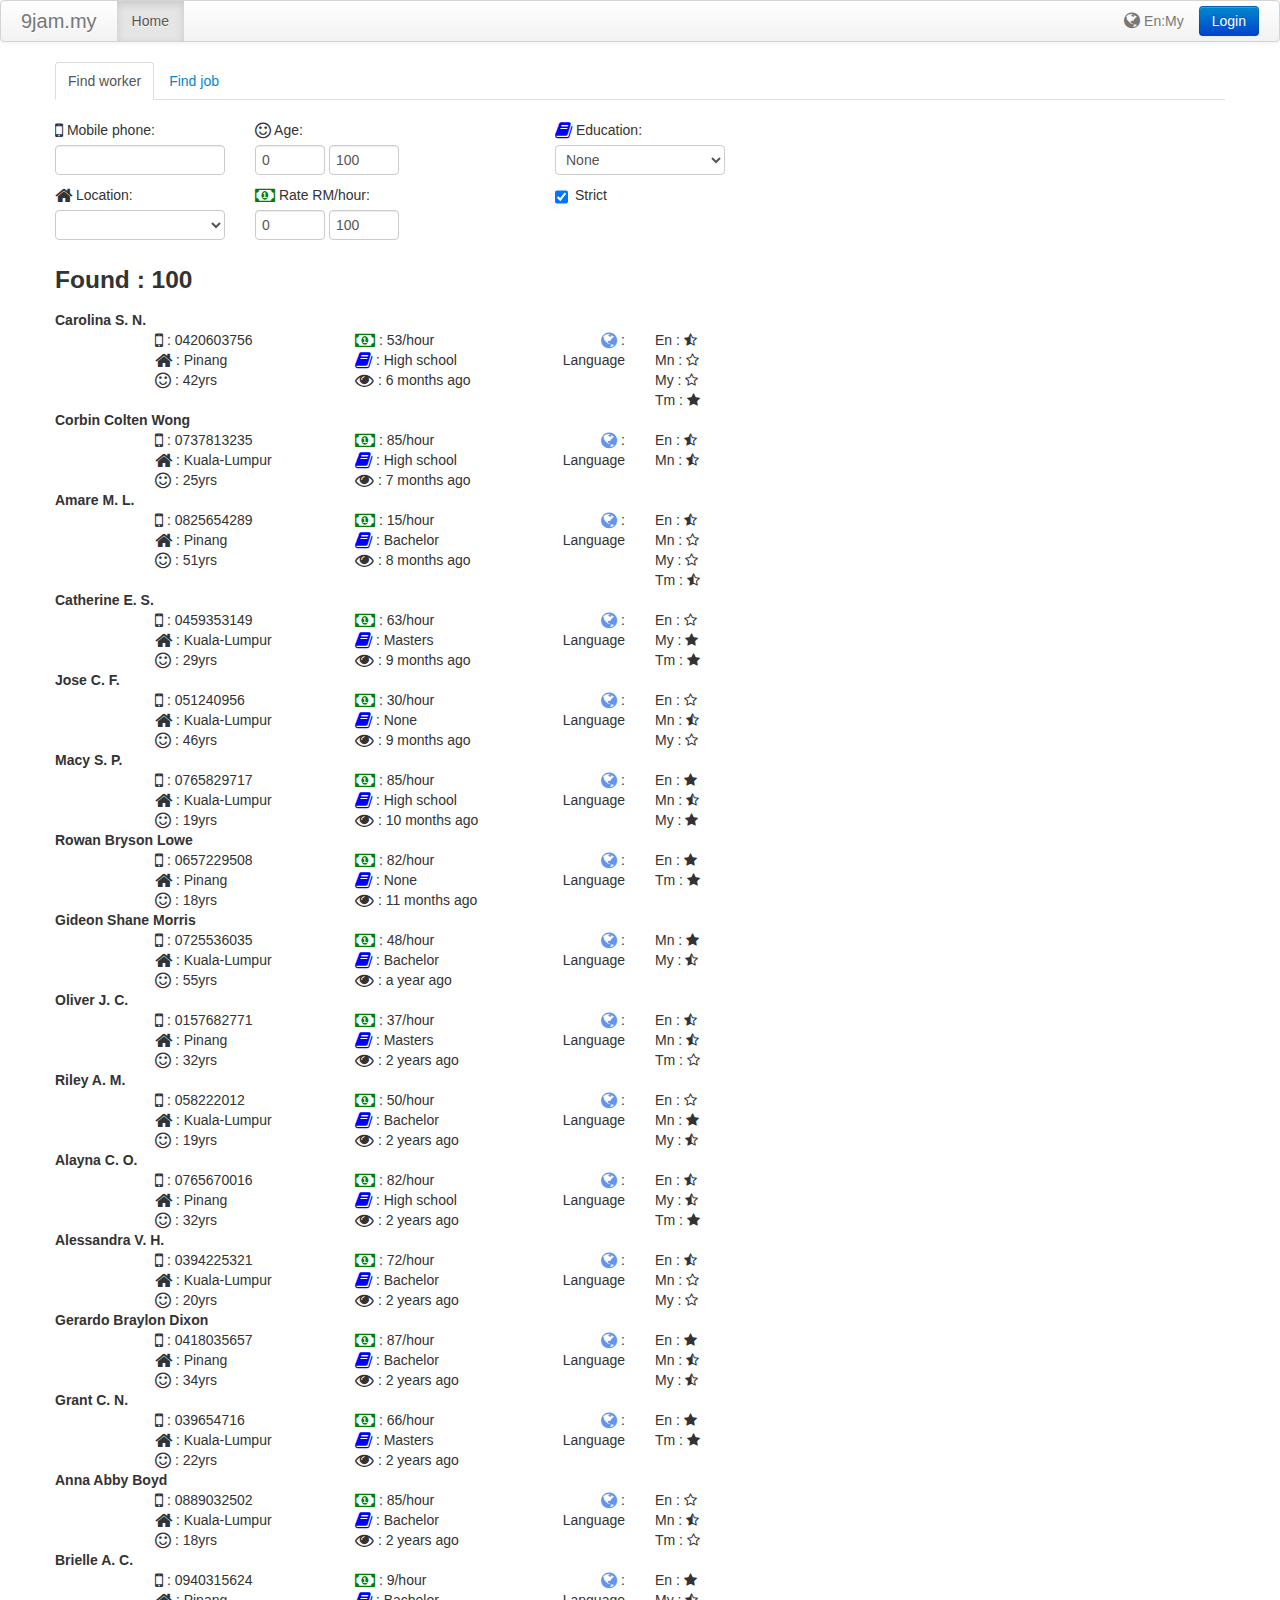
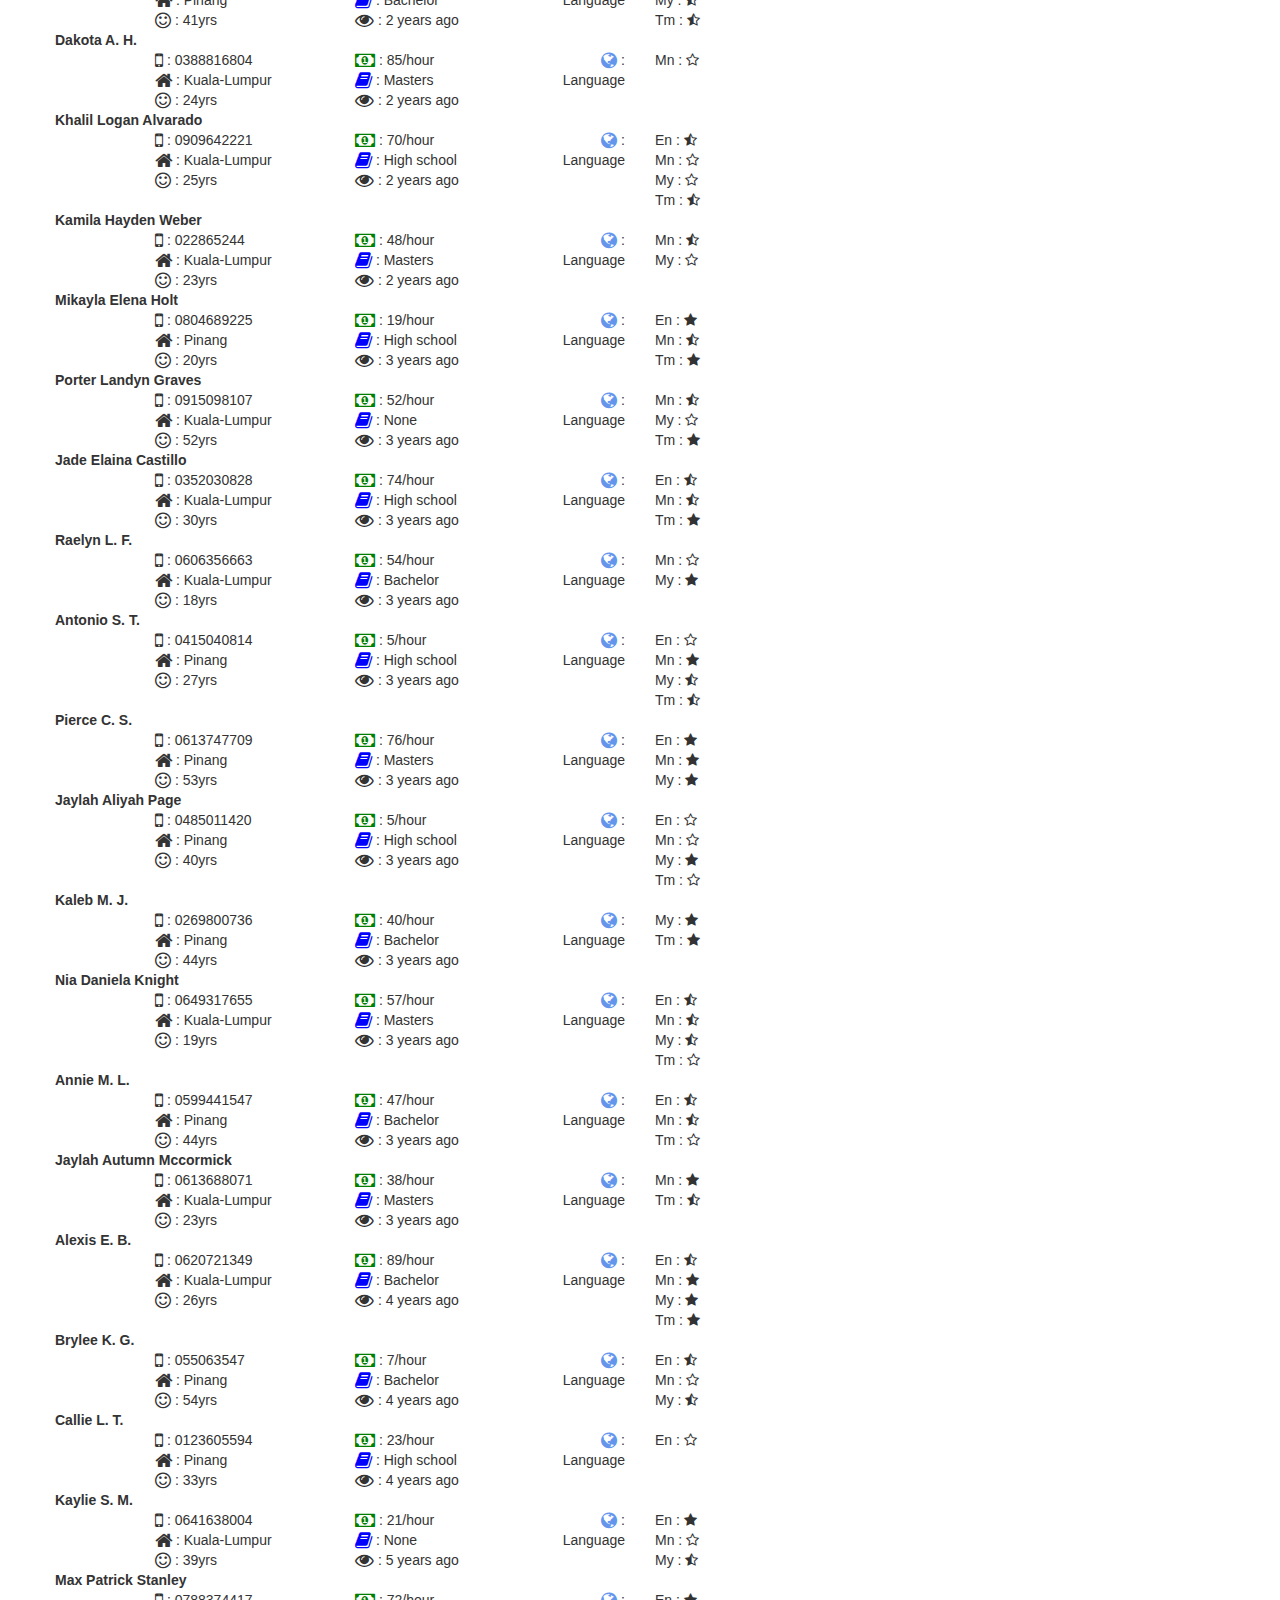
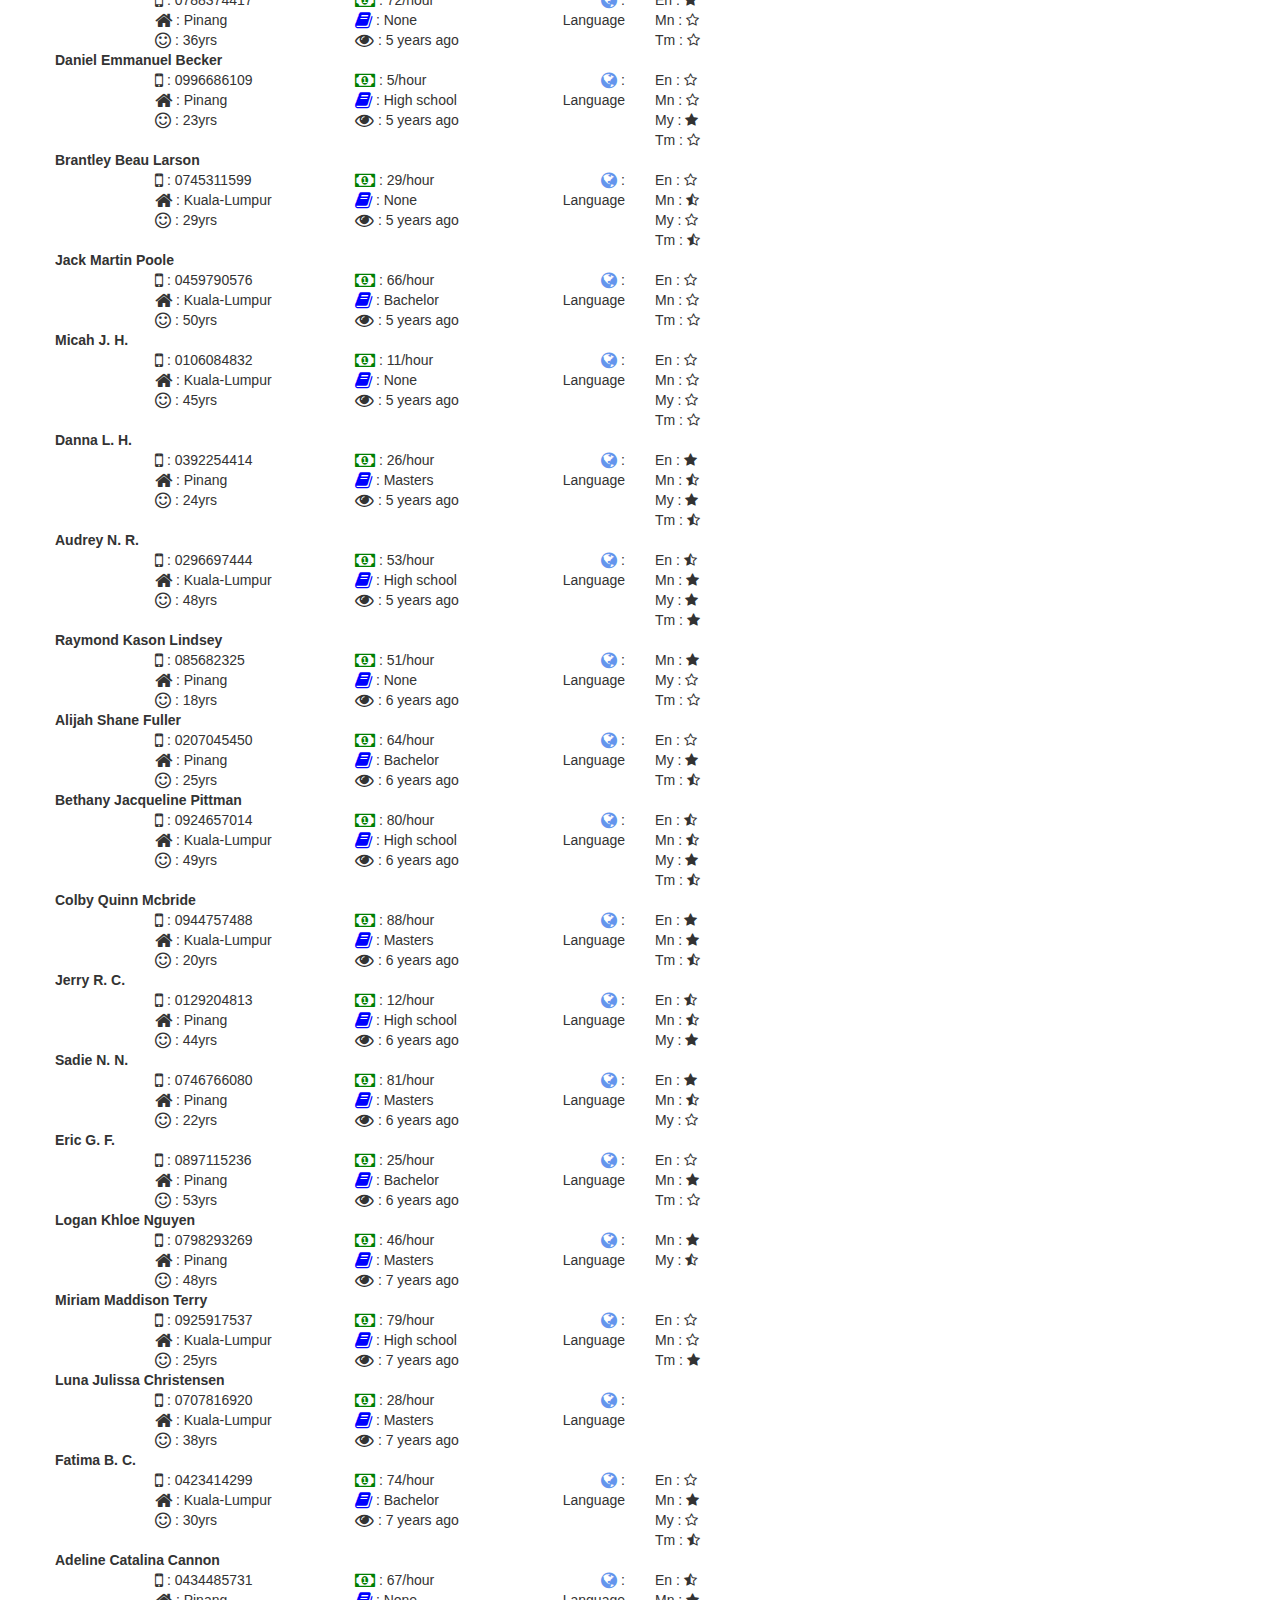
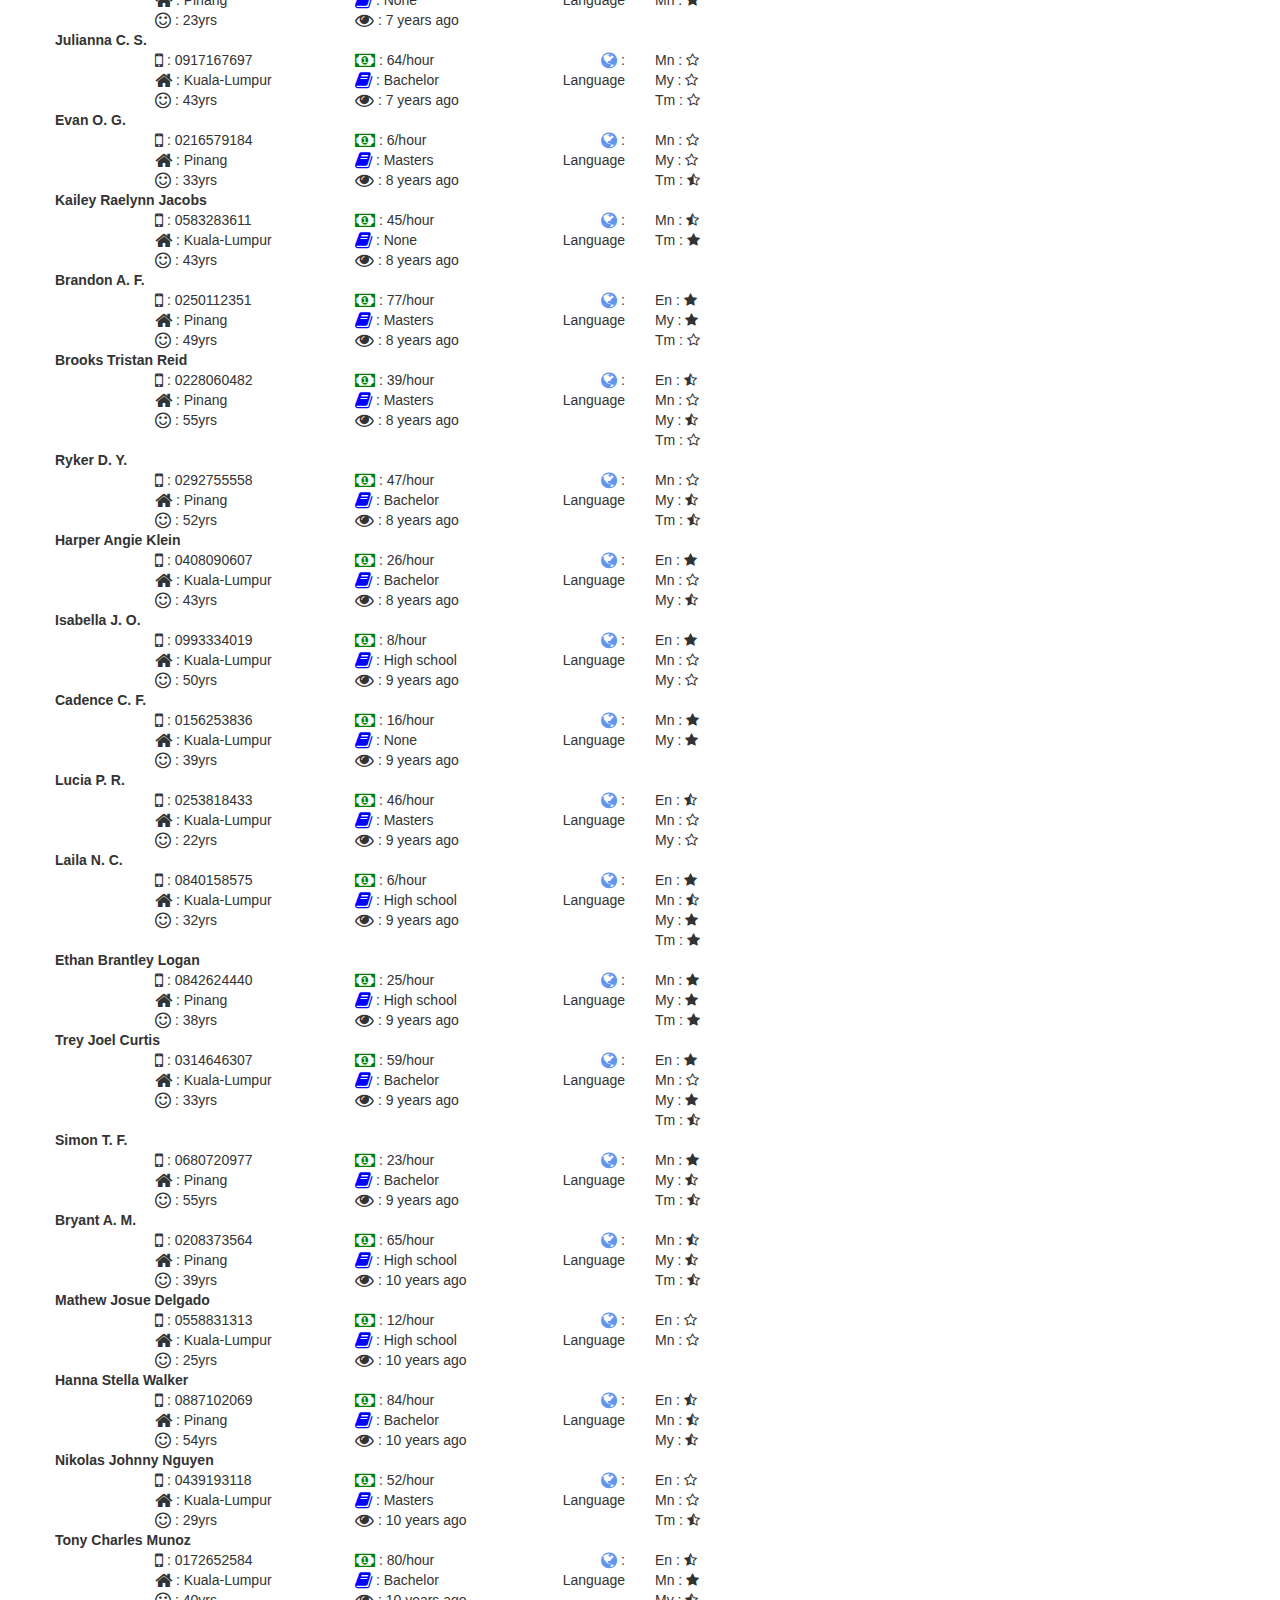
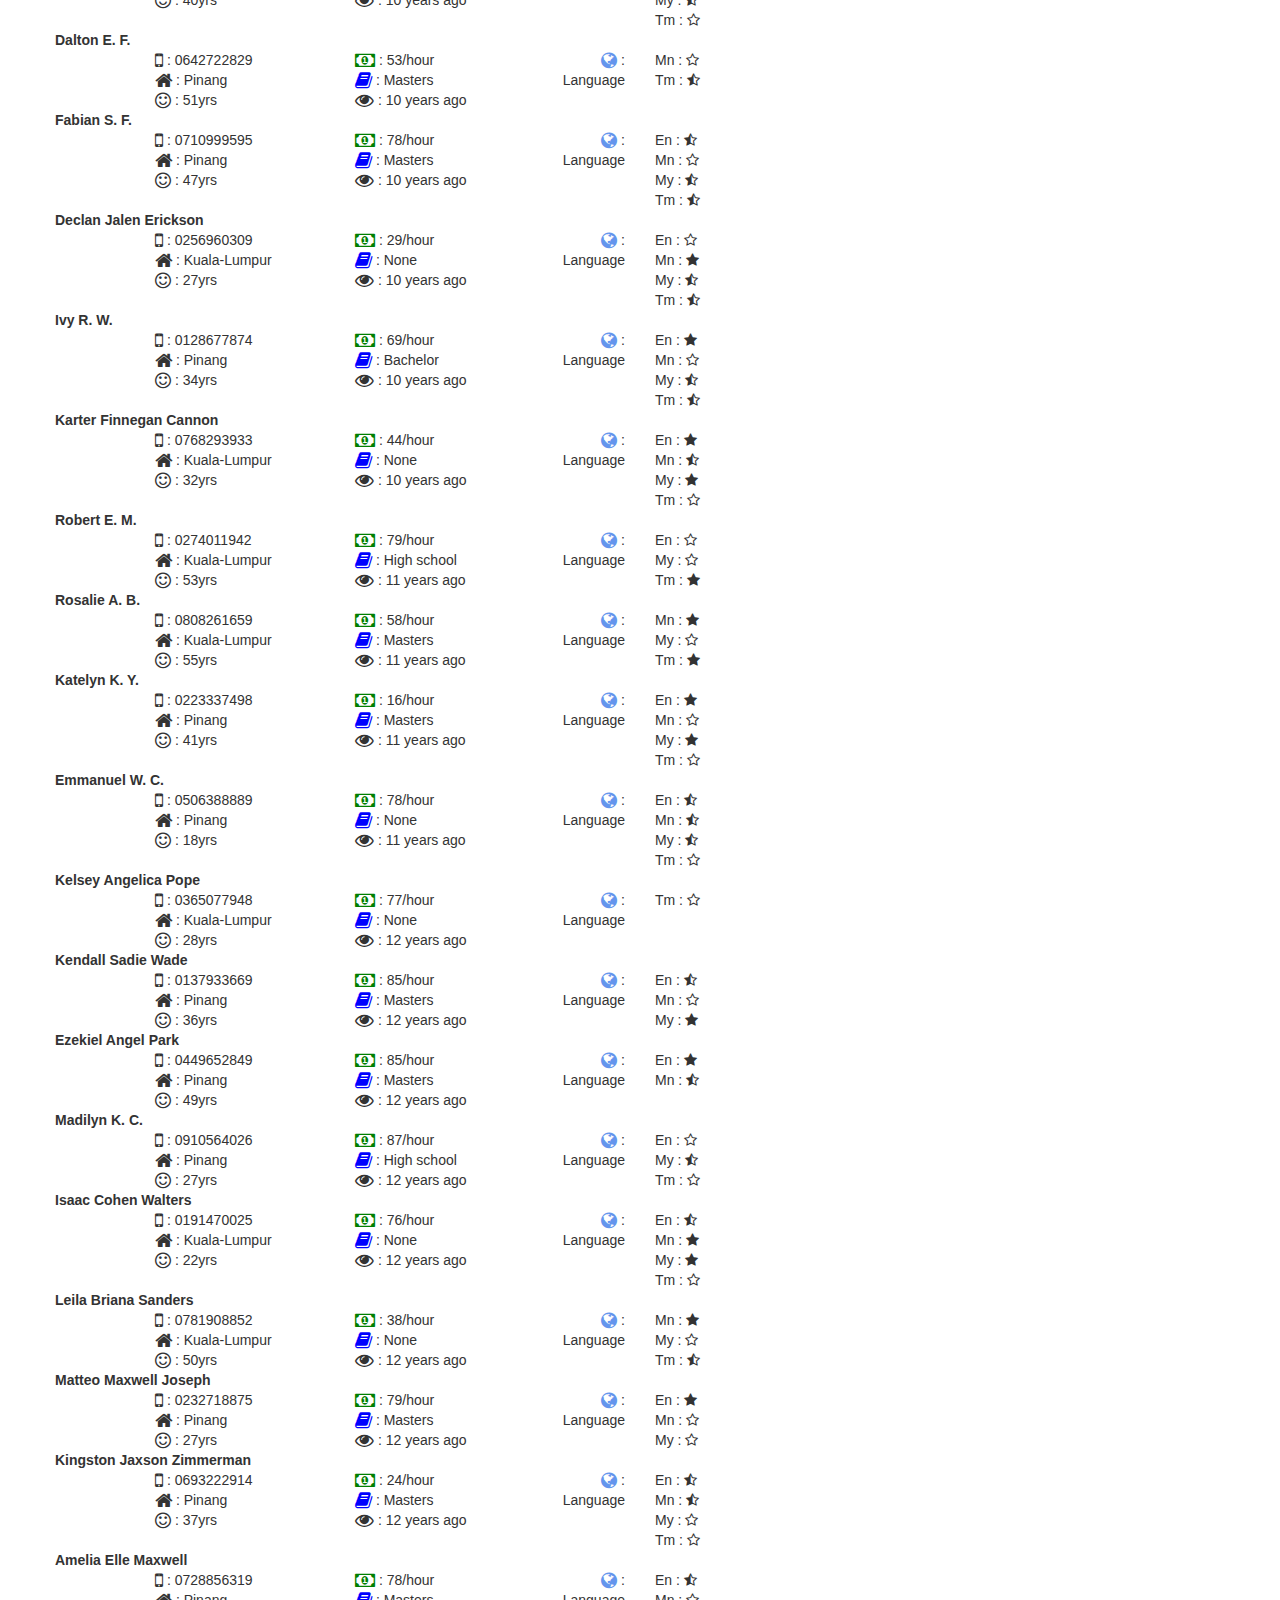
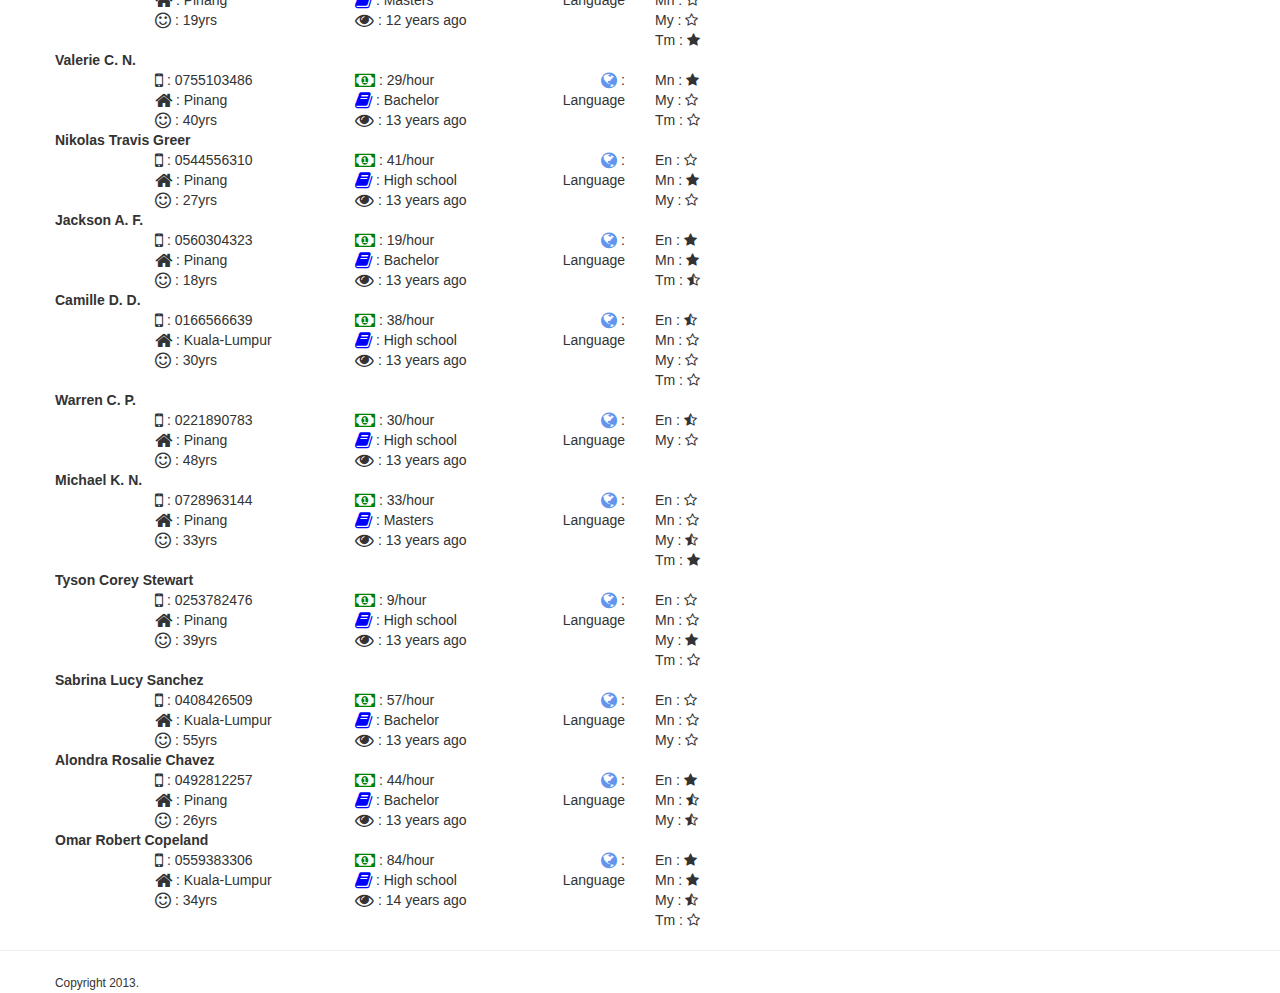
<file: index.html>
<!DOCTYPE html>
<html>
<head>
    <meta charset="utf-8"/>
    <link rel="stylesheet" href="css/main.css">
    <link rel="stylesheet" href="components/bootstrap/docs/assets/css/bootstrap.css">
    <link rel="stylesheet" href="components/bootstrap/docs/assets/css/bootstrap-responsive.css">
    <link rel="stylesheet" href="css/font-awesome/css/font-awesome.min.css">
    <script src="components/angular/angular.js"></script>
    <script src="components/bootstrap-gh-pages/ui-bootstrap-tpls-0.3.0.js"></script>
    <script src="components/moment/min/moment.min.js"></script>
    <script src="app/app.js"></script>
    <script src="app/services/user.js"></script>
    <script src="app/services/i18n.js"></script>
    <script src="app/services/utils.js"></script>
    <script src="app/services/defaults.js"></script>
    <script src="app/services/users.js"></script>
    <script src="app/services/filters.js"></script>
    <script src="app/controllers/main.js"></script>
    <script src="app/controllers/lancer.js"></script>
    <title>9jam.my</title>
</head>

<body ng-app="9jam" ng-controller="MainCtrl">

<ng-include src="'app/views/header.html'"></ng-include>
<div ng-view></div>
<ng-include src="'app/views/footer.html'"></ng-include>
</body>
</html>
</file>
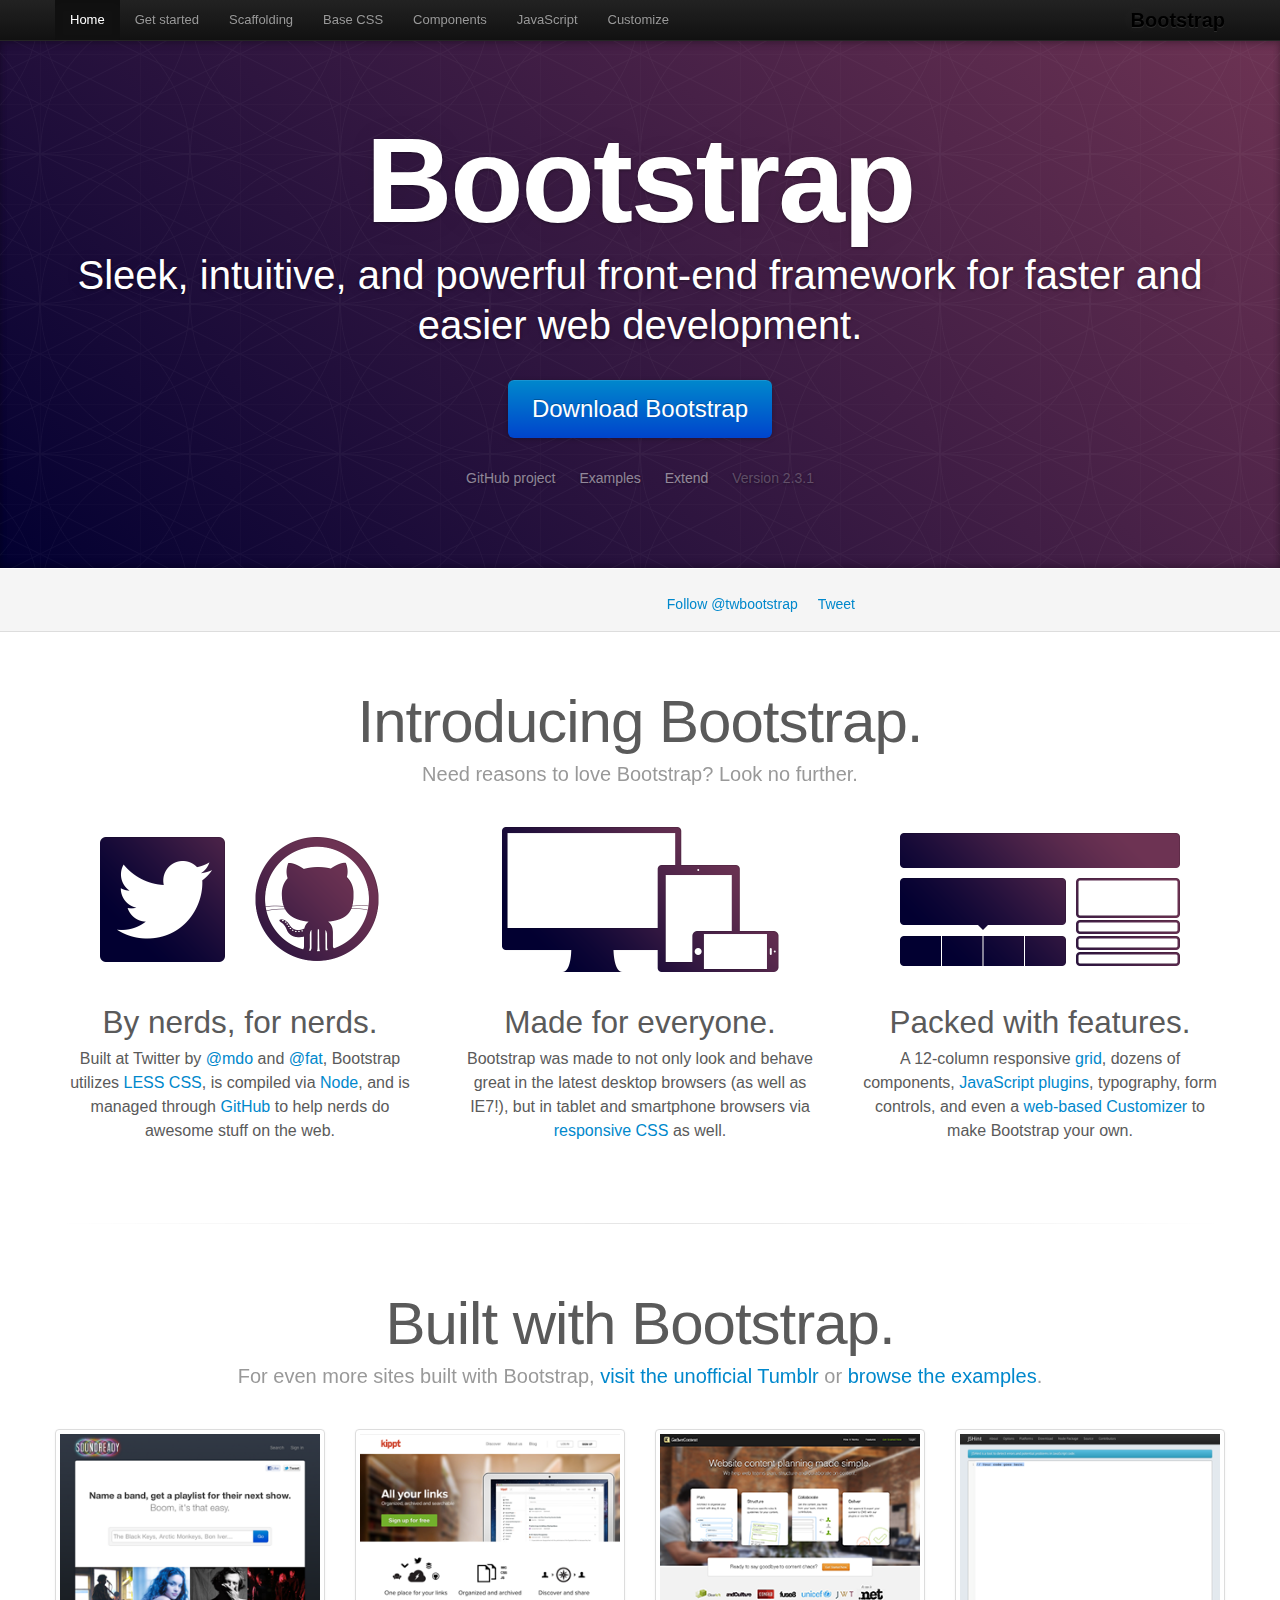
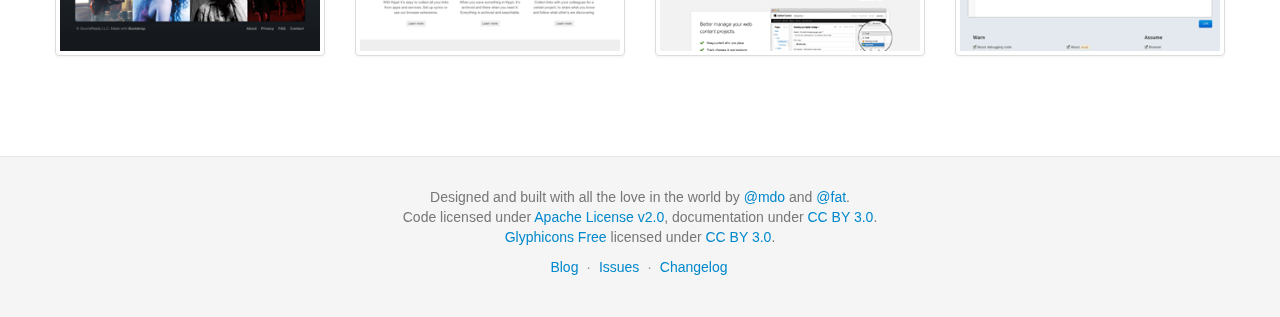
<file: components/bootstrap/docs/index.html>
<!DOCTYPE html>
<html lang="en">
  <head>
    <meta charset="utf-8">
    <title>Bootstrap</title>
    <meta name="viewport" content="width=device-width, initial-scale=1.0">
    <meta name="description" content="">
    <meta name="author" content="">

    <!-- Le styles -->
    <link href="assets/css/bootstrap.css" rel="stylesheet">
    <link href="assets/css/bootstrap-responsive.css" rel="stylesheet">
    <link href="assets/css/docs.css" rel="stylesheet">
    <link href="assets/js/google-code-prettify/prettify.css" rel="stylesheet">

    <!-- Le HTML5 shim, for IE6-8 support of HTML5 elements -->
    <!--[if lt IE 9]>
      <script src="assets/js/html5shiv.js"></script>
    <![endif]-->

    <!-- Le fav and touch icons -->
    <link rel="apple-touch-icon-precomposed" sizes="144x144" href="assets/ico/apple-touch-icon-144-precomposed.png">
    <link rel="apple-touch-icon-precomposed" sizes="114x114" href="assets/ico/apple-touch-icon-114-precomposed.png">
      <link rel="apple-touch-icon-precomposed" sizes="72x72" href="assets/ico/apple-touch-icon-72-precomposed.png">
                    <link rel="apple-touch-icon-precomposed" href="assets/ico/apple-touch-icon-57-precomposed.png">
                                   <link rel="shortcut icon" href="assets/ico/favicon.png">

  </head>

  <body data-spy="scroll" data-target=".bs-docs-sidebar">

    <!-- Navbar
    ================================================== -->
    <div class="navbar navbar-inverse navbar-fixed-top">
      <div class="navbar-inner">
        <div class="container">
          <button type="button" class="btn btn-navbar" data-toggle="collapse" data-target=".nav-collapse">
            <span class="icon-bar"></span>
            <span class="icon-bar"></span>
            <span class="icon-bar"></span>
          </button>
          <a class="brand" href="./index.html">Bootstrap</a>
          <div class="nav-collapse collapse">
            <ul class="nav">
              <li class="active">
                <a href="./index.html">Home</a>
              </li>
              <li class="">
                <a href="./getting-started.html">Get started</a>
              </li>
              <li class="">
                <a href="./scaffolding.html">Scaffolding</a>
              </li>
              <li class="">
                <a href="./base-css.html">Base CSS</a>
              </li>
              <li class="">
                <a href="./components.html">Components</a>
              </li>
              <li class="">
                <a href="./javascript.html">JavaScript</a>
              </li>
              <li class="">
                <a href="./customize.html">Customize</a>
              </li>
            </ul>
          </div>
        </div>
      </div>
    </div>

<div class="jumbotron masthead">
  <div class="container">
    <h1>Bootstrap</h1>
    <p>Sleek, intuitive, and powerful front-end framework for faster and easier web development.</p>
    <p>
      <a href="assets/bootstrap.zip" class="btn btn-primary btn-large" >Download Bootstrap</a>
    </p>
    <ul class="masthead-links">
      <li>
        <a href="http://github.com/twitter/bootstrap" >GitHub project</a>
      </li>
      <li>
        <a href="./getting-started.html#examples" >Examples</a>
      </li>
      <li>
        <a href="./extend.html" >Extend</a>
      </li>
      <li>
        Version 2.3.1
      </li>
    </ul>
  </div>
</div>

<div class="bs-docs-social">
  <div class="container">
    <ul class="bs-docs-social-buttons">
      <li>
        <iframe class="github-btn" src="http://ghbtns.com/github-btn.html?user=twitter&repo=bootstrap&type=watch&count=true" allowtransparency="true" frameborder="0" scrolling="0" width="100px" height="20px"></iframe>
      </li>
      <li>
        <iframe class="github-btn" src="http://ghbtns.com/github-btn.html?user=twitter&repo=bootstrap&type=fork&count=true" allowtransparency="true" frameborder="0" scrolling="0" width="102px" height="20px"></iframe>
      </li>
      <li class="follow-btn">
        <a href="https://twitter.com/twbootstrap" class="twitter-follow-button" data-link-color="#0069D6" data-show-count="true">Follow @twbootstrap</a>
      </li>
      <li class="tweet-btn">
        <a href="https://twitter.com/share" class="twitter-share-button" data-url="http://twitter.github.com/bootstrap/" data-count="horizontal" data-via="twbootstrap" data-related="mdo:Creator of Twitter Bootstrap">Tweet</a>
      </li>
    </ul>
  </div>
</div>

<div class="container">

  <div class="marketing">

    <h1>Introducing Bootstrap.</h1>
    <p class="marketing-byline">Need reasons to love Bootstrap? Look no further.</p>

    <div class="row-fluid">
      <div class="span4">
        <img class="marketing-img" src="assets/img/bs-docs-twitter-github.png">
        <h2>By nerds, for nerds.</h2>
        <p>Built at Twitter by <a href="http://twitter.com/mdo">@mdo</a> and <a href="http://twitter.com/fat">@fat</a>, Bootstrap utilizes <a href="http://lesscss.org">LESS CSS</a>, is compiled via <a href="http://nodejs.org">Node</a>, and is managed through <a href="http://github.com">GitHub</a> to help nerds do awesome stuff on the web.</p>
      </div>
      <div class="span4">
        <img class="marketing-img" src="assets/img/bs-docs-responsive-illustrations.png">
        <h2>Made for everyone.</h2>
        <p>Bootstrap was made to not only look and behave great in the latest desktop browsers (as well as IE7!), but in tablet and smartphone browsers via <a href="./scaffolding.html#responsive">responsive CSS</a> as well.</p>
      </div>
      <div class="span4">
        <img class="marketing-img" src="assets/img/bs-docs-bootstrap-features.png">
        <h2>Packed with features.</h2>
        <p>A 12-column responsive <a href="./scaffolding.html#gridSystem">grid</a>, dozens of components, <a href="./javascript.html">JavaScript plugins</a>, typography, form controls, and even a <a href="./customize.html">web-based Customizer</a> to make Bootstrap your own.</p>
      </div>
    </div>

    <hr class="soften">

    <h1>Built with Bootstrap.</h1>
    <p class="marketing-byline">For even more sites built with Bootstrap, <a href="http://builtwithbootstrap.tumblr.com/" target="_blank">visit the unofficial Tumblr</a> or <a href="./getting-started.html#examples">browse the examples</a>.</p>
    <div class="row-fluid">
      <ul class="thumbnails example-sites">
        <li class="span3">
          <a class="thumbnail" href="http://soundready.fm/" target="_blank">
            <img src="assets/img/example-sites/soundready.png" alt="SoundReady.fm">
          </a>
        </li>
        <li class="span3">
          <a class="thumbnail" href="http://kippt.com/" target="_blank">
            <img src="assets/img/example-sites/kippt.png" alt="Kippt">
          </a>
        </li>
        <li class="span3">
          <a class="thumbnail" href="http://www.gathercontent.com/" target="_blank">
            <img src="assets/img/example-sites/gathercontent.png" alt="Gather Content">
          </a>
        </li>
        <li class="span3">
          <a class="thumbnail" href="http://www.jshint.com/" target="_blank">
            <img src="assets/img/example-sites/jshint.png" alt="JS Hint">
          </a>
        </li>
      </ul>
     </div>

  </div>

</div>



    <!-- Footer
    ================================================== -->
    <footer class="footer">
      <div class="container">
        <p>Designed and built with all the love in the world by <a href="http://twitter.com/mdo" target="_blank">@mdo</a> and <a href="http://twitter.com/fat" target="_blank">@fat</a>.</p>
        <p>Code licensed under <a href="http://www.apache.org/licenses/LICENSE-2.0" target="_blank">Apache License v2.0</a>, documentation under <a href="http://creativecommons.org/licenses/by/3.0/">CC BY 3.0</a>.</p>
        <p><a href="http://glyphicons.com">Glyphicons Free</a> licensed under <a href="http://creativecommons.org/licenses/by/3.0/">CC BY 3.0</a>.</p>
        <ul class="footer-links">
          <li><a href="http://blog.getbootstrap.com">Blog</a></li>
          <li class="muted">&middot;</li>
          <li><a href="https://github.com/twitter/bootstrap/issues?state=open">Issues</a></li>
          <li class="muted">&middot;</li>
          <li><a href="https://github.com/twitter/bootstrap/blob/master/CHANGELOG.md">Changelog</a></li>
        </ul>
      </div>
    </footer>



    <!-- Le javascript
    ================================================== -->
    <!-- Placed at the end of the document so the pages load faster -->
    <script type="text/javascript" src="http://platform.twitter.com/widgets.js"></script>
    <script src="assets/js/jquery.js"></script>
    <script src="assets/js/bootstrap-transition.js"></script>
    <script src="assets/js/bootstrap-alert.js"></script>
    <script src="assets/js/bootstrap-modal.js"></script>
    <script src="assets/js/bootstrap-dropdown.js"></script>
    <script src="assets/js/bootstrap-scrollspy.js"></script>
    <script src="assets/js/bootstrap-tab.js"></script>
    <script src="assets/js/bootstrap-tooltip.js"></script>
    <script src="assets/js/bootstrap-popover.js"></script>
    <script src="assets/js/bootstrap-button.js"></script>
    <script src="assets/js/bootstrap-collapse.js"></script>
    <script src="assets/js/bootstrap-carousel.js"></script>
    <script src="assets/js/bootstrap-typeahead.js"></script>
    <script src="assets/js/bootstrap-affix.js"></script>

    <script src="assets/js/holder/holder.js"></script>
    <script src="assets/js/google-code-prettify/prettify.js"></script>

    <script src="assets/js/application.js"></script>



  </body>
</html>
</file>
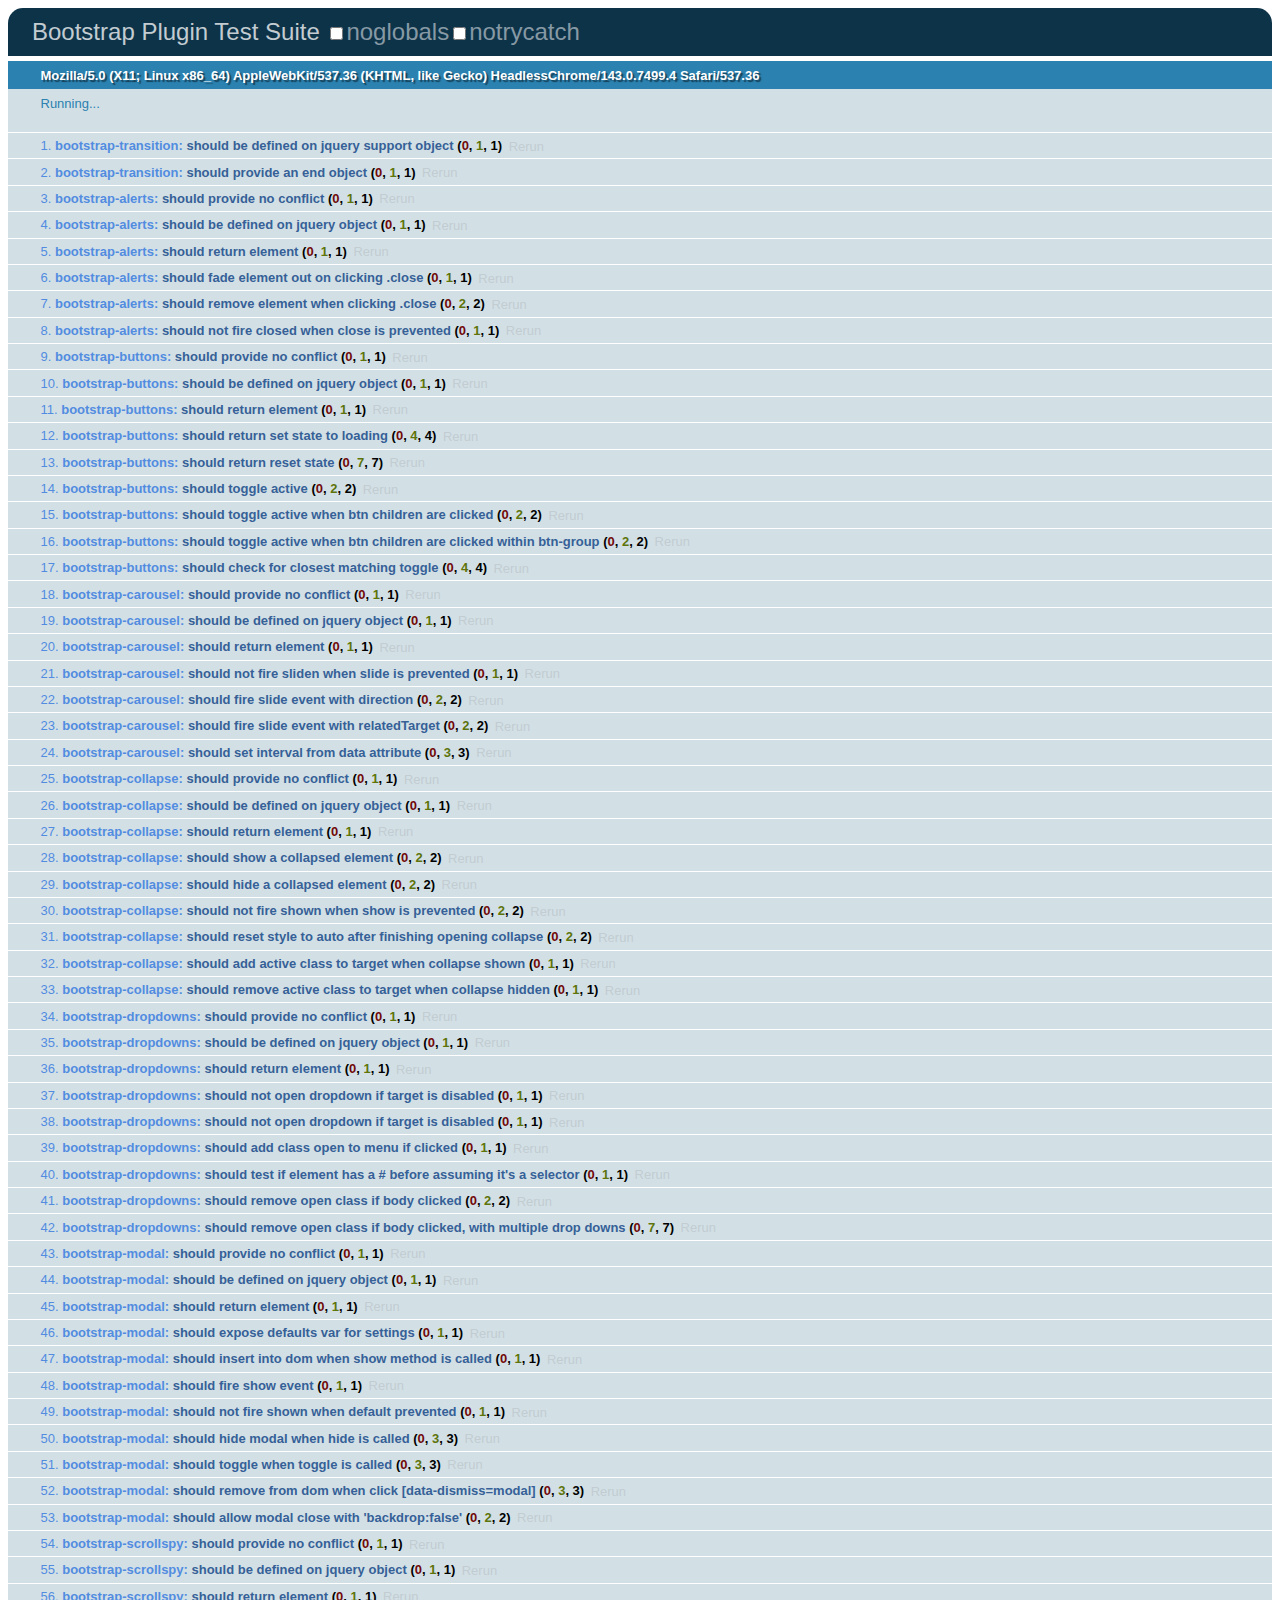
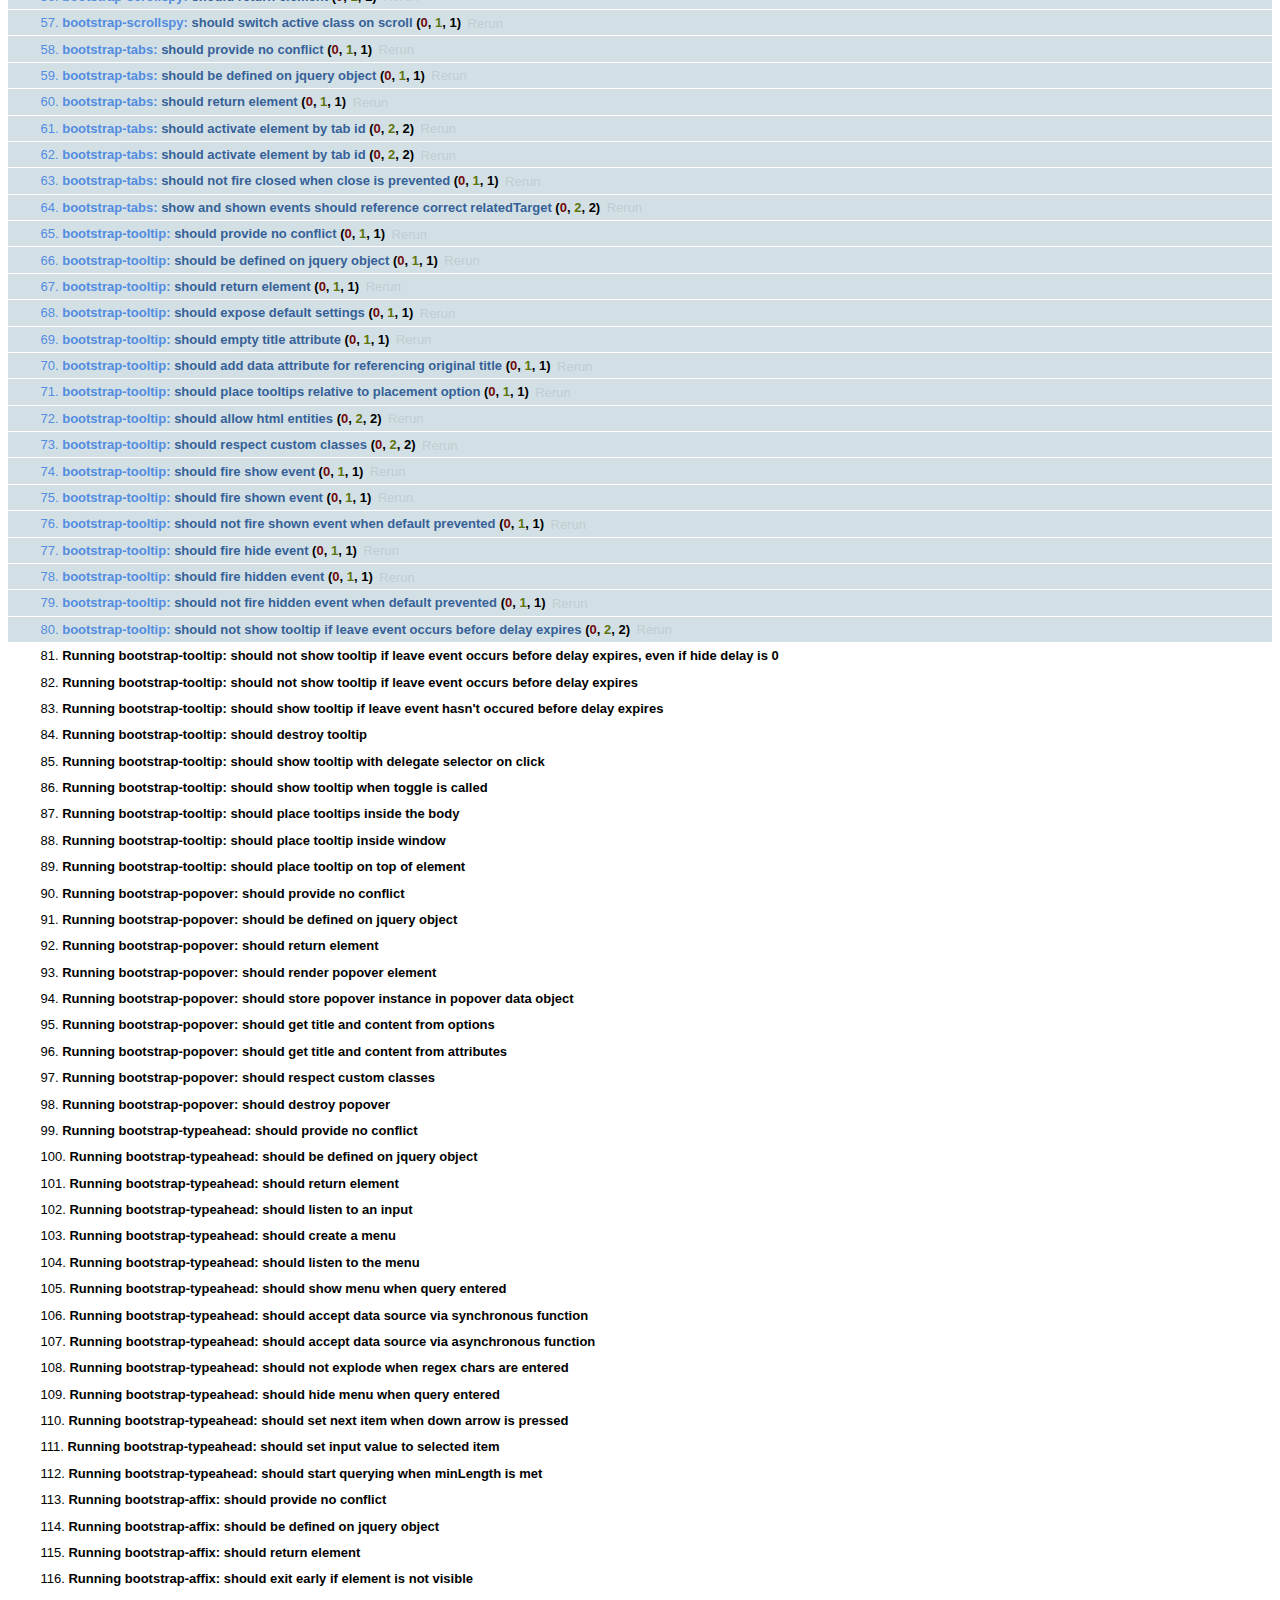
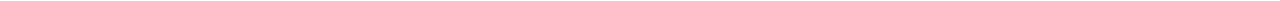
<file: components/bootstrap/js/tests/index.html>
<!DOCTYPE HTML>
<html>
<head>
  <title>Bootstrap Plugin Test Suite</title>

  <!-- jquery -->
  <!--<script src="http://code.jquery.com/jquery-1.7.min.js"></script>-->
  <script src="vendor/jquery.js"></script>

  <!-- qunit -->
  <link rel="stylesheet" href="vendor/qunit.css" type="text/css" media="screen" />
  <script src="vendor/qunit.js"></script>

  <!-- phantomjs logging script-->
  <script src="unit/bootstrap-phantom.js"></script>

  <!--  plugin sources -->
  <script src="../../js/bootstrap-transition.js"></script>
  <script src="../../js/bootstrap-alert.js"></script>
  <script src="../../js/bootstrap-button.js"></script>
  <script src="../../js/bootstrap-carousel.js"></script>
  <script src="../../js/bootstrap-collapse.js"></script>
  <script src="../../js/bootstrap-dropdown.js"></script>
  <script src="../../js/bootstrap-modal.js"></script>
  <script src="../../js/bootstrap-scrollspy.js"></script>
  <script src="../../js/bootstrap-tab.js"></script>
  <script src="../../js/bootstrap-tooltip.js"></script>
  <script src="../../js/bootstrap-popover.js"></script>
  <script src="../../js/bootstrap-typeahead.js"></script>
  <script src="../../js/bootstrap-affix.js"></script>

  <!-- unit tests -->
  <script src="unit/bootstrap-transition.js"></script>
  <script src="unit/bootstrap-alert.js"></script>
  <script src="unit/bootstrap-button.js"></script>
  <script src="unit/bootstrap-carousel.js"></script>
  <script src="unit/bootstrap-collapse.js"></script>
  <script src="unit/bootstrap-dropdown.js"></script>
  <script src="unit/bootstrap-modal.js"></script>
  <script src="unit/bootstrap-scrollspy.js"></script>
  <script src="unit/bootstrap-tab.js"></script>
  <script src="unit/bootstrap-tooltip.js"></script>
  <script src="unit/bootstrap-popover.js"></script>
  <script src="unit/bootstrap-typeahead.js"></script>
  <script src="unit/bootstrap-affix.js"></script>
</head>
<body>
  <div>
    <h1 id="qunit-header">Bootstrap Plugin Test Suite</h1>
    <h2 id="qunit-banner"></h2>
    <h2 id="qunit-userAgent"></h2>
    <ol id="qunit-tests"></ol>
    <div id="qunit-fixture"></div>
  </div>
</body>
</html>
</file>
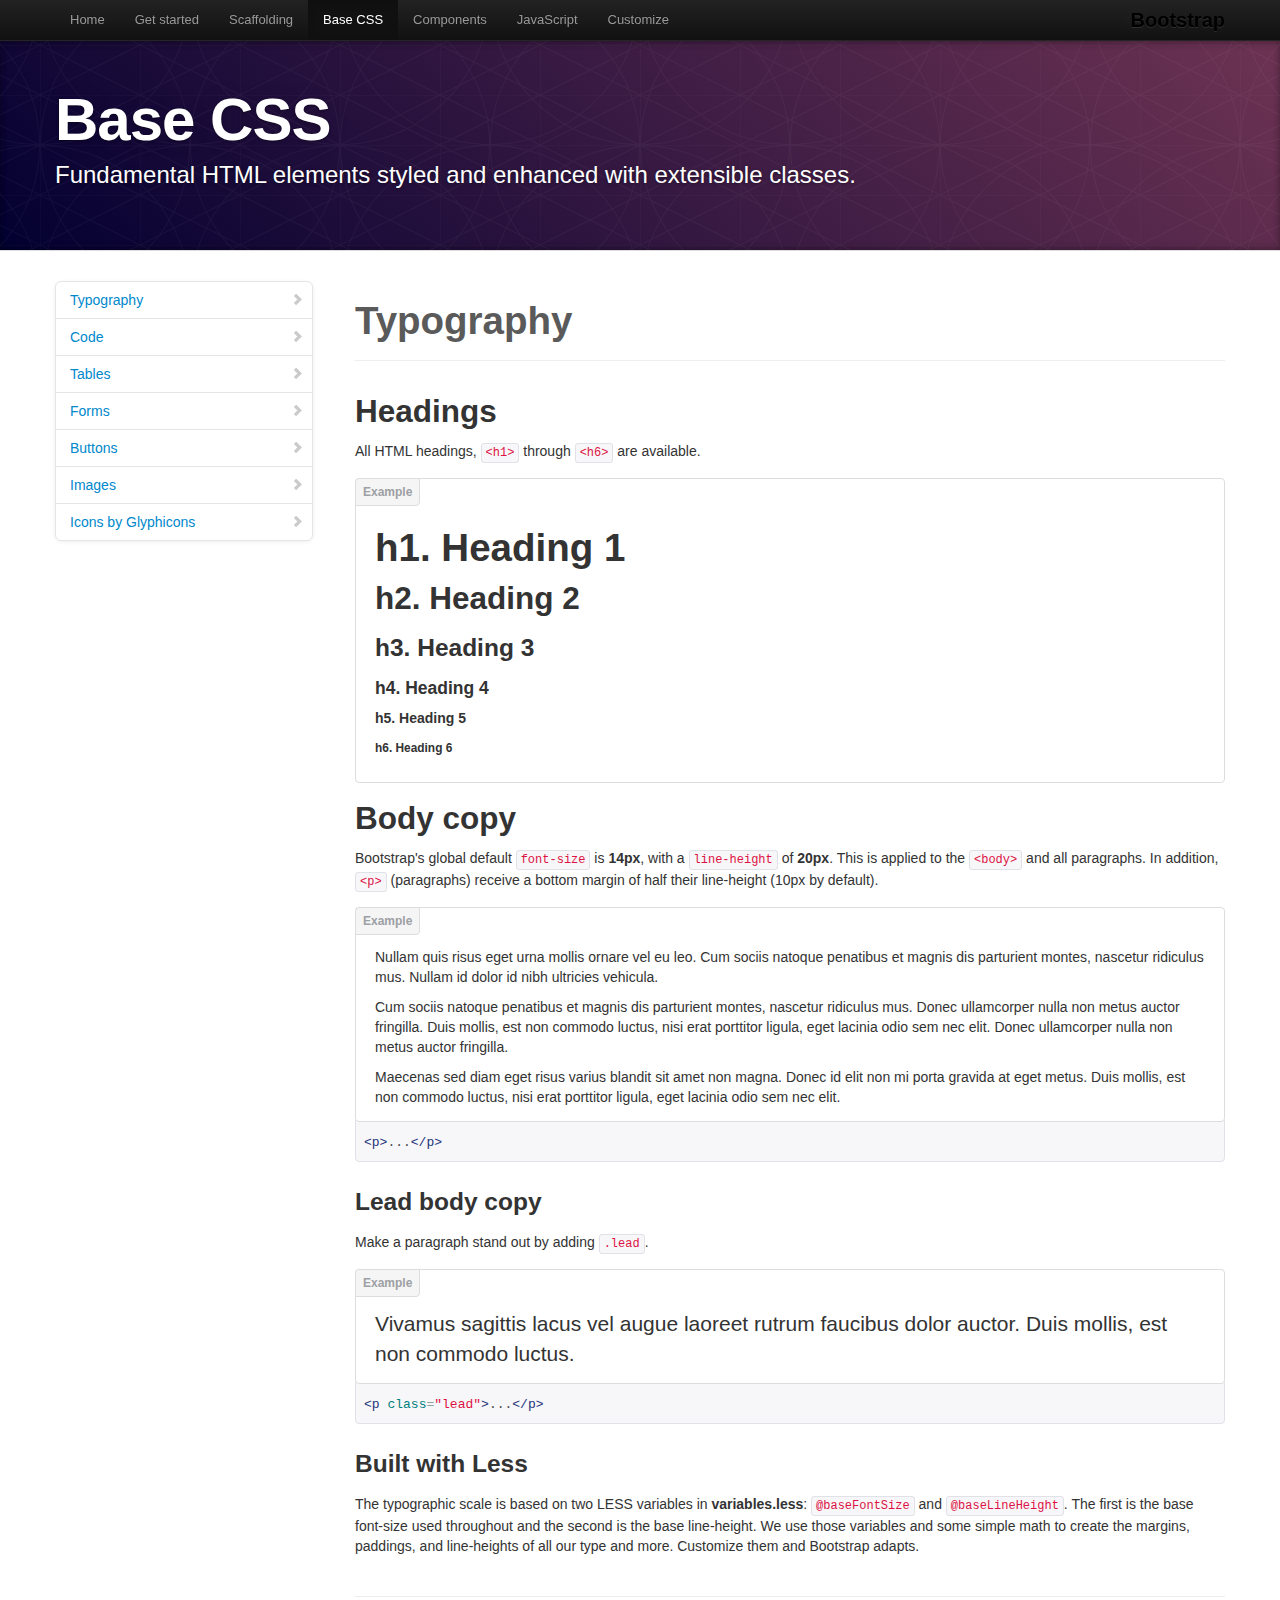
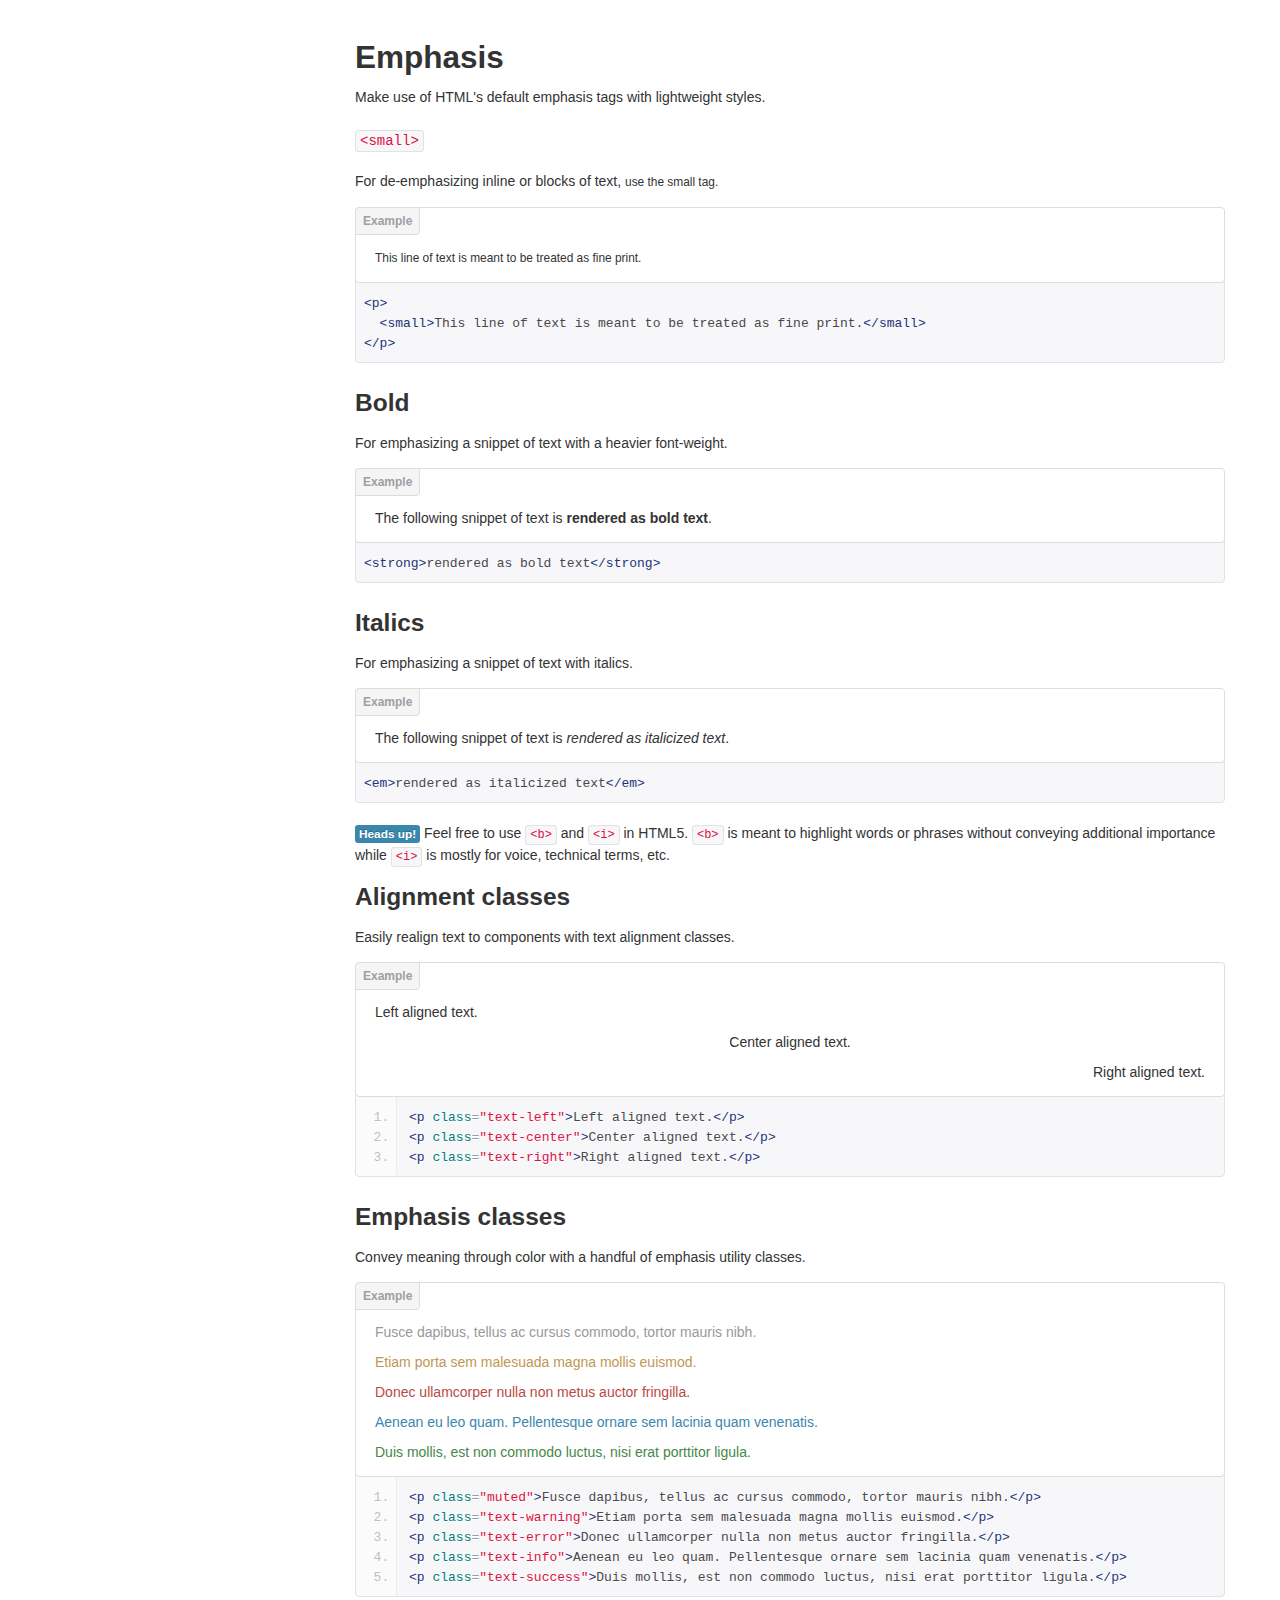
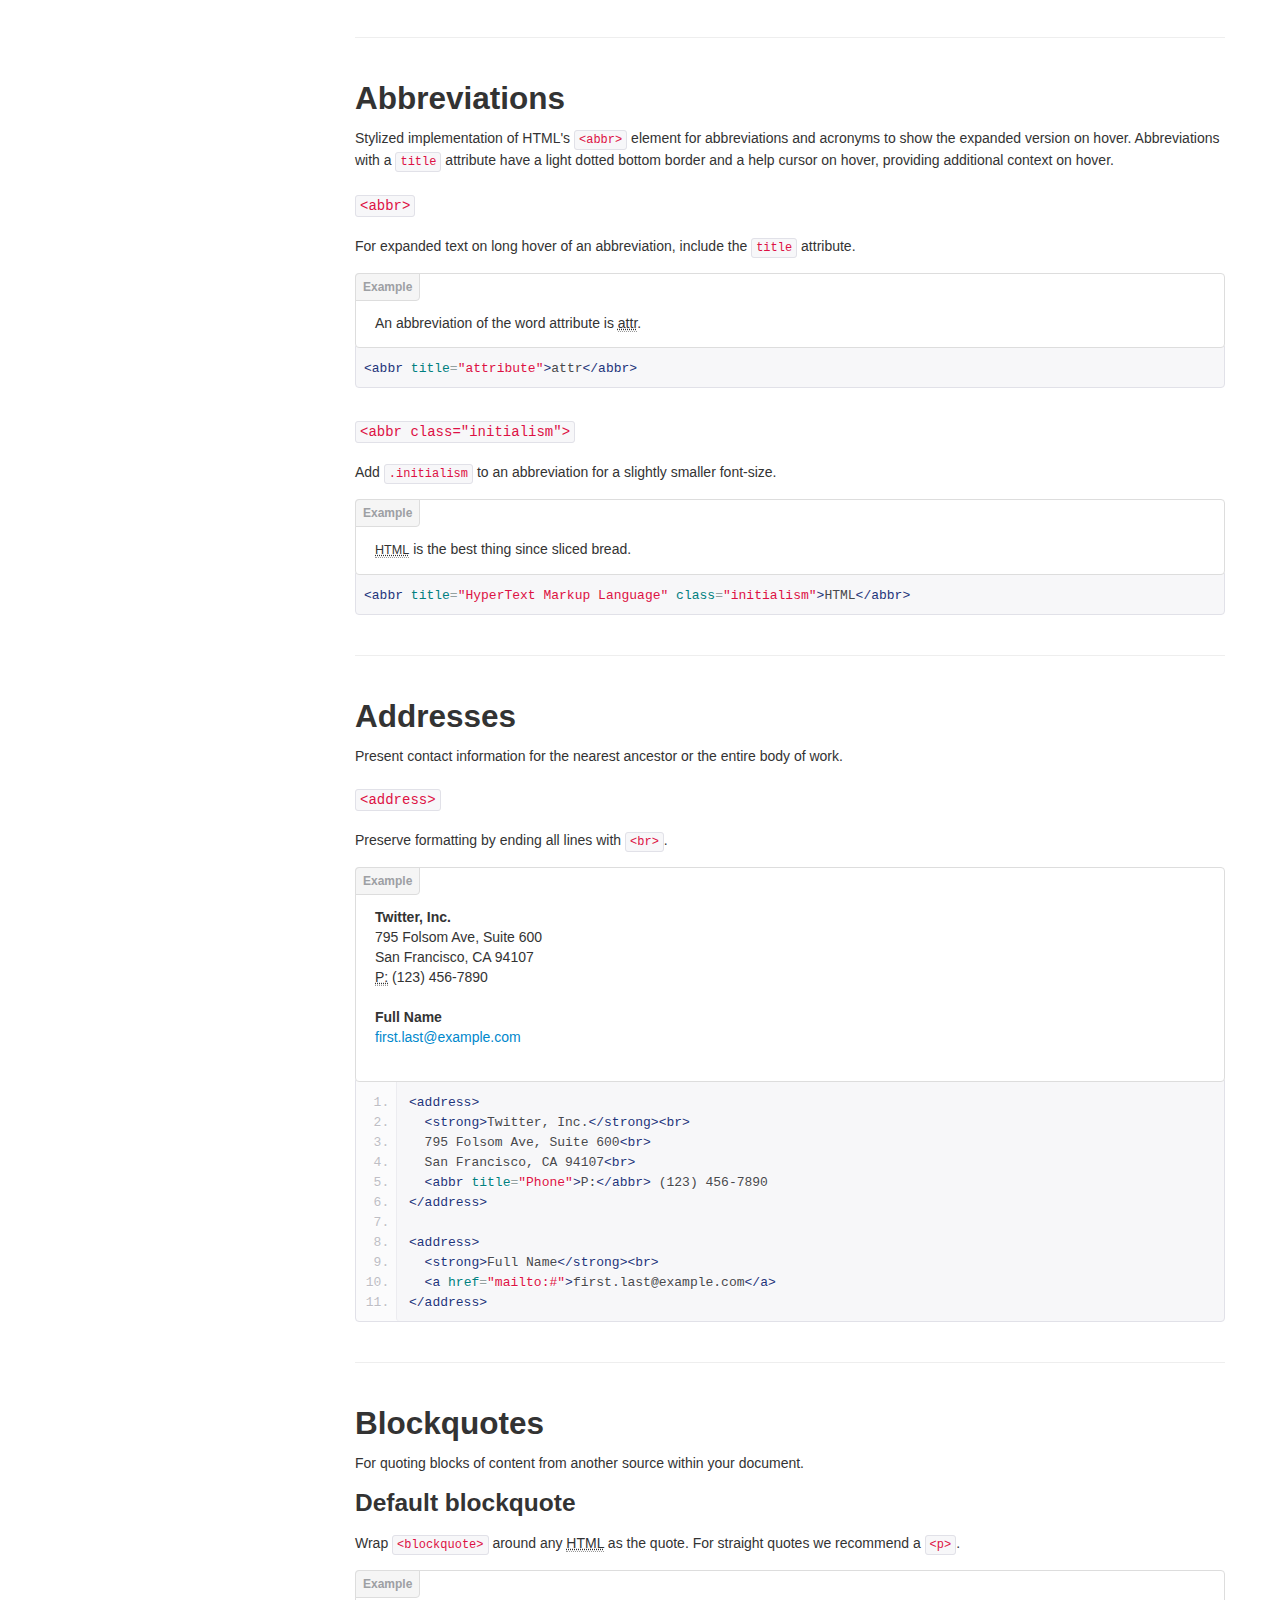
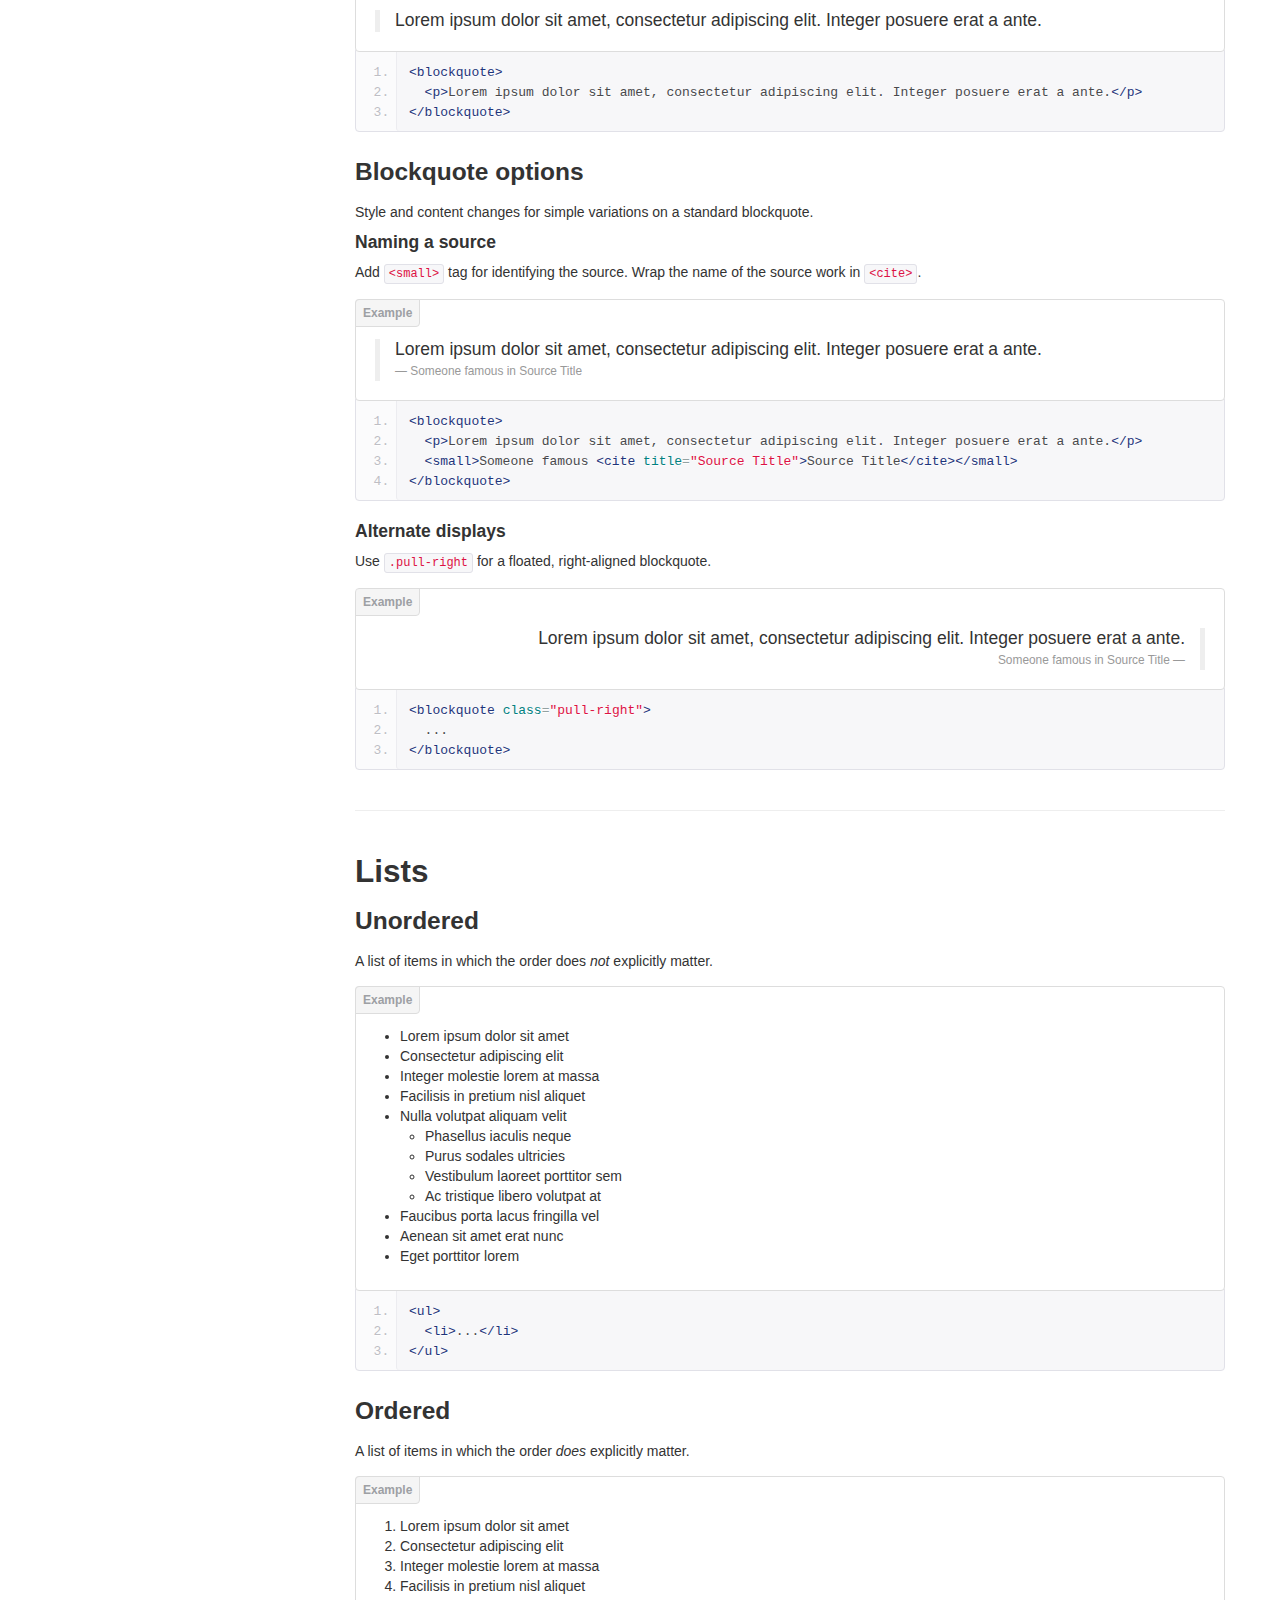
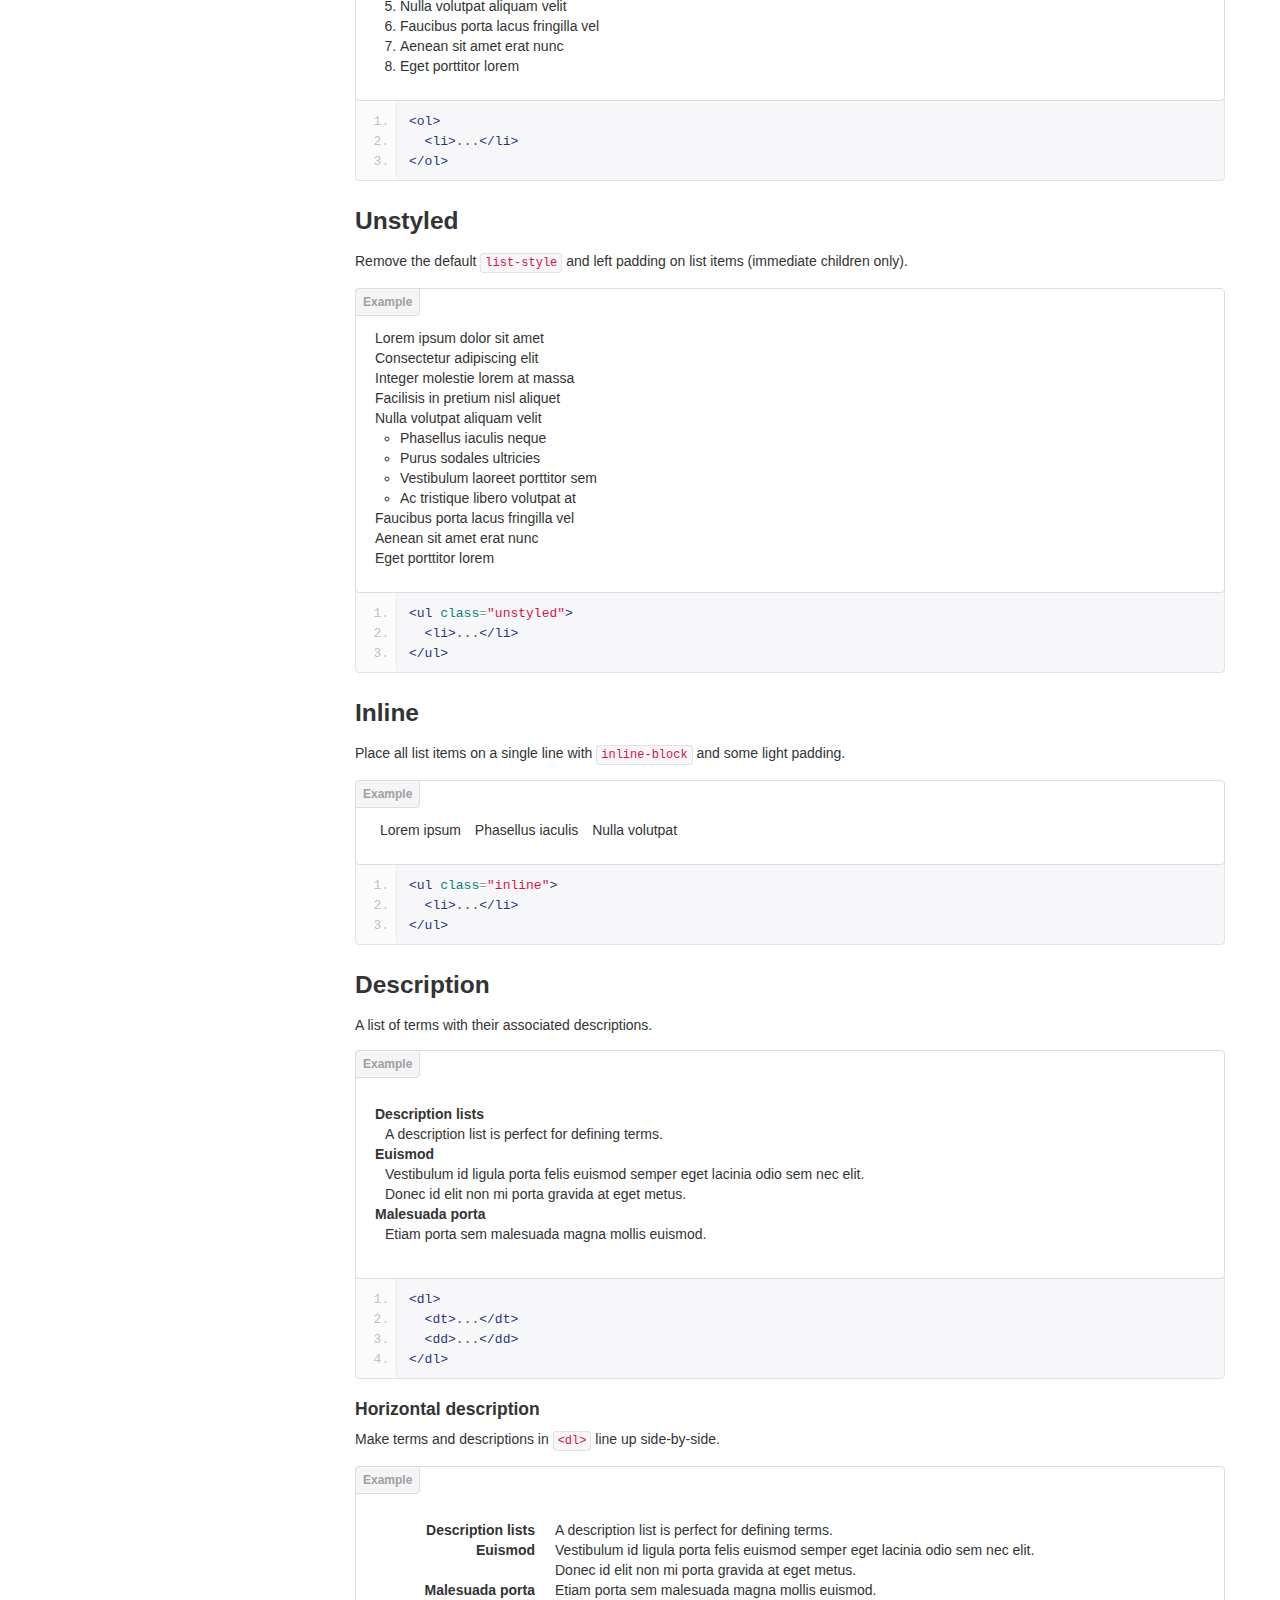
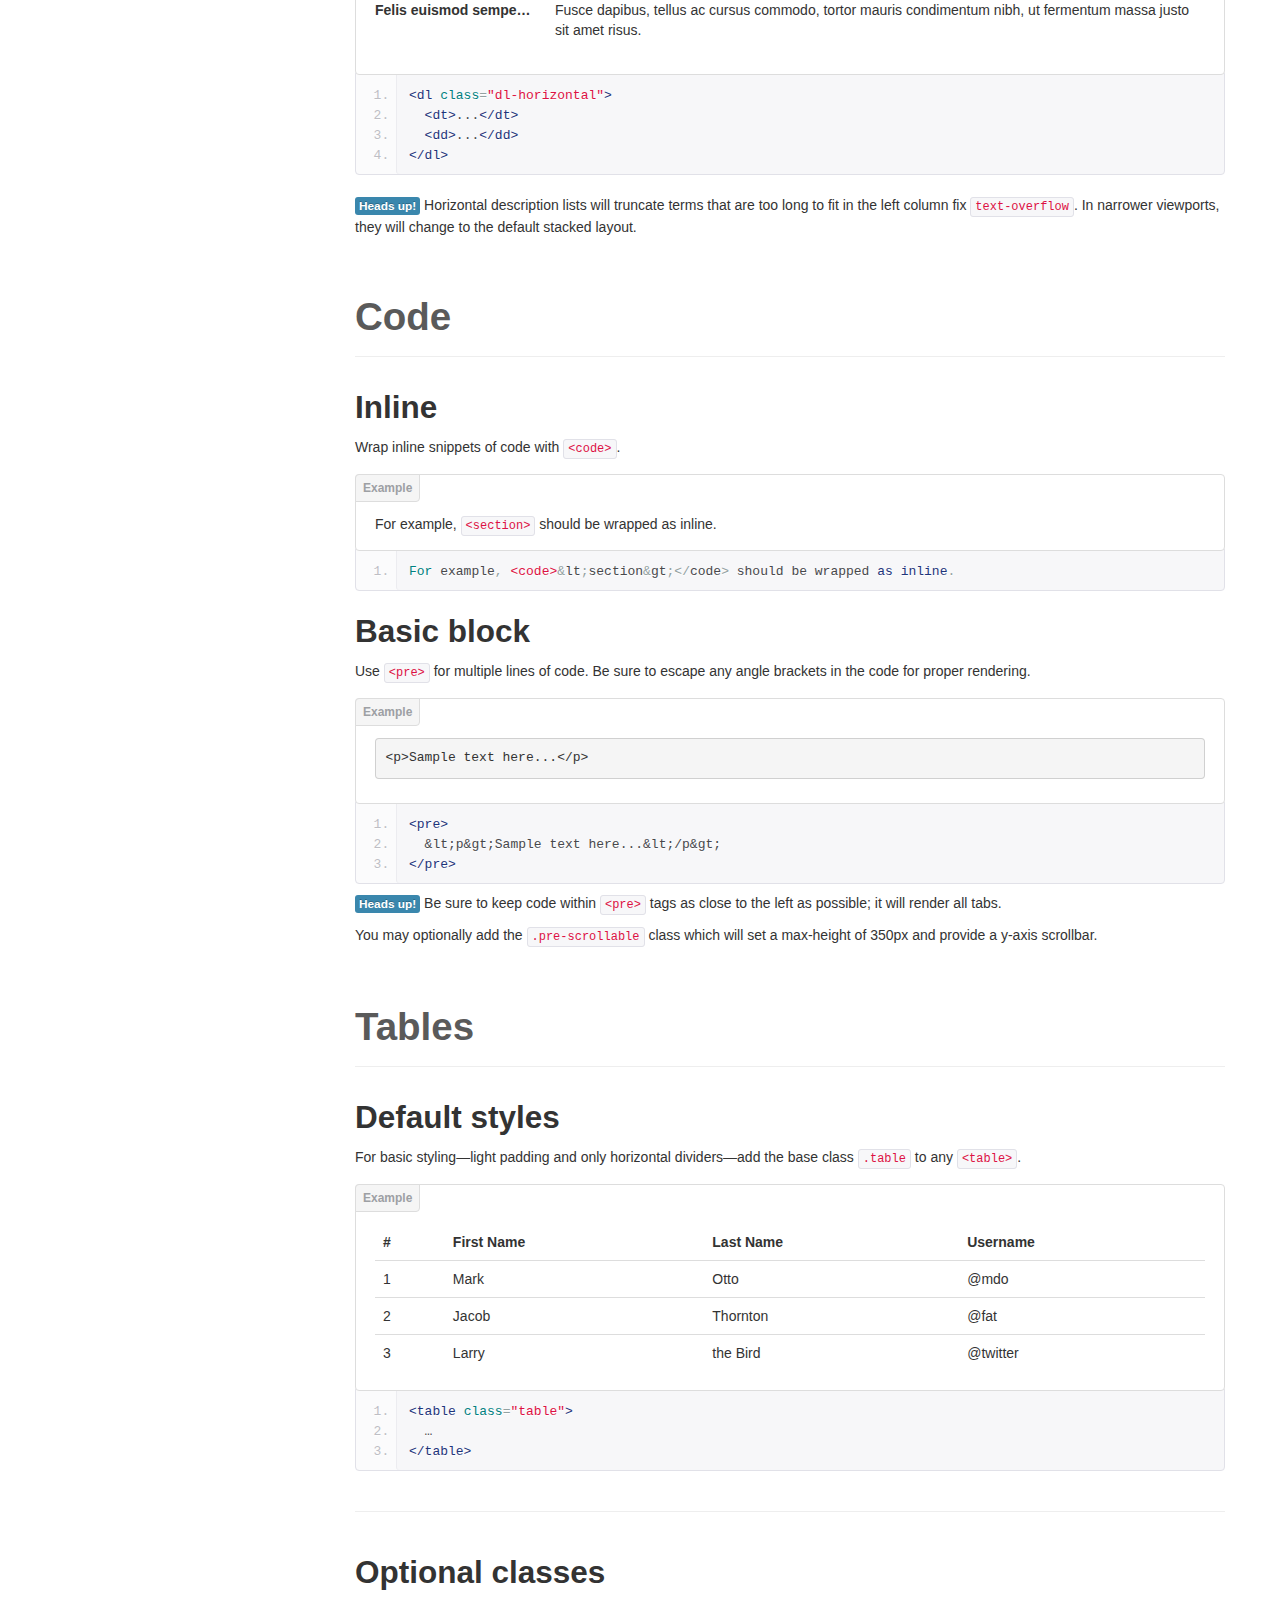
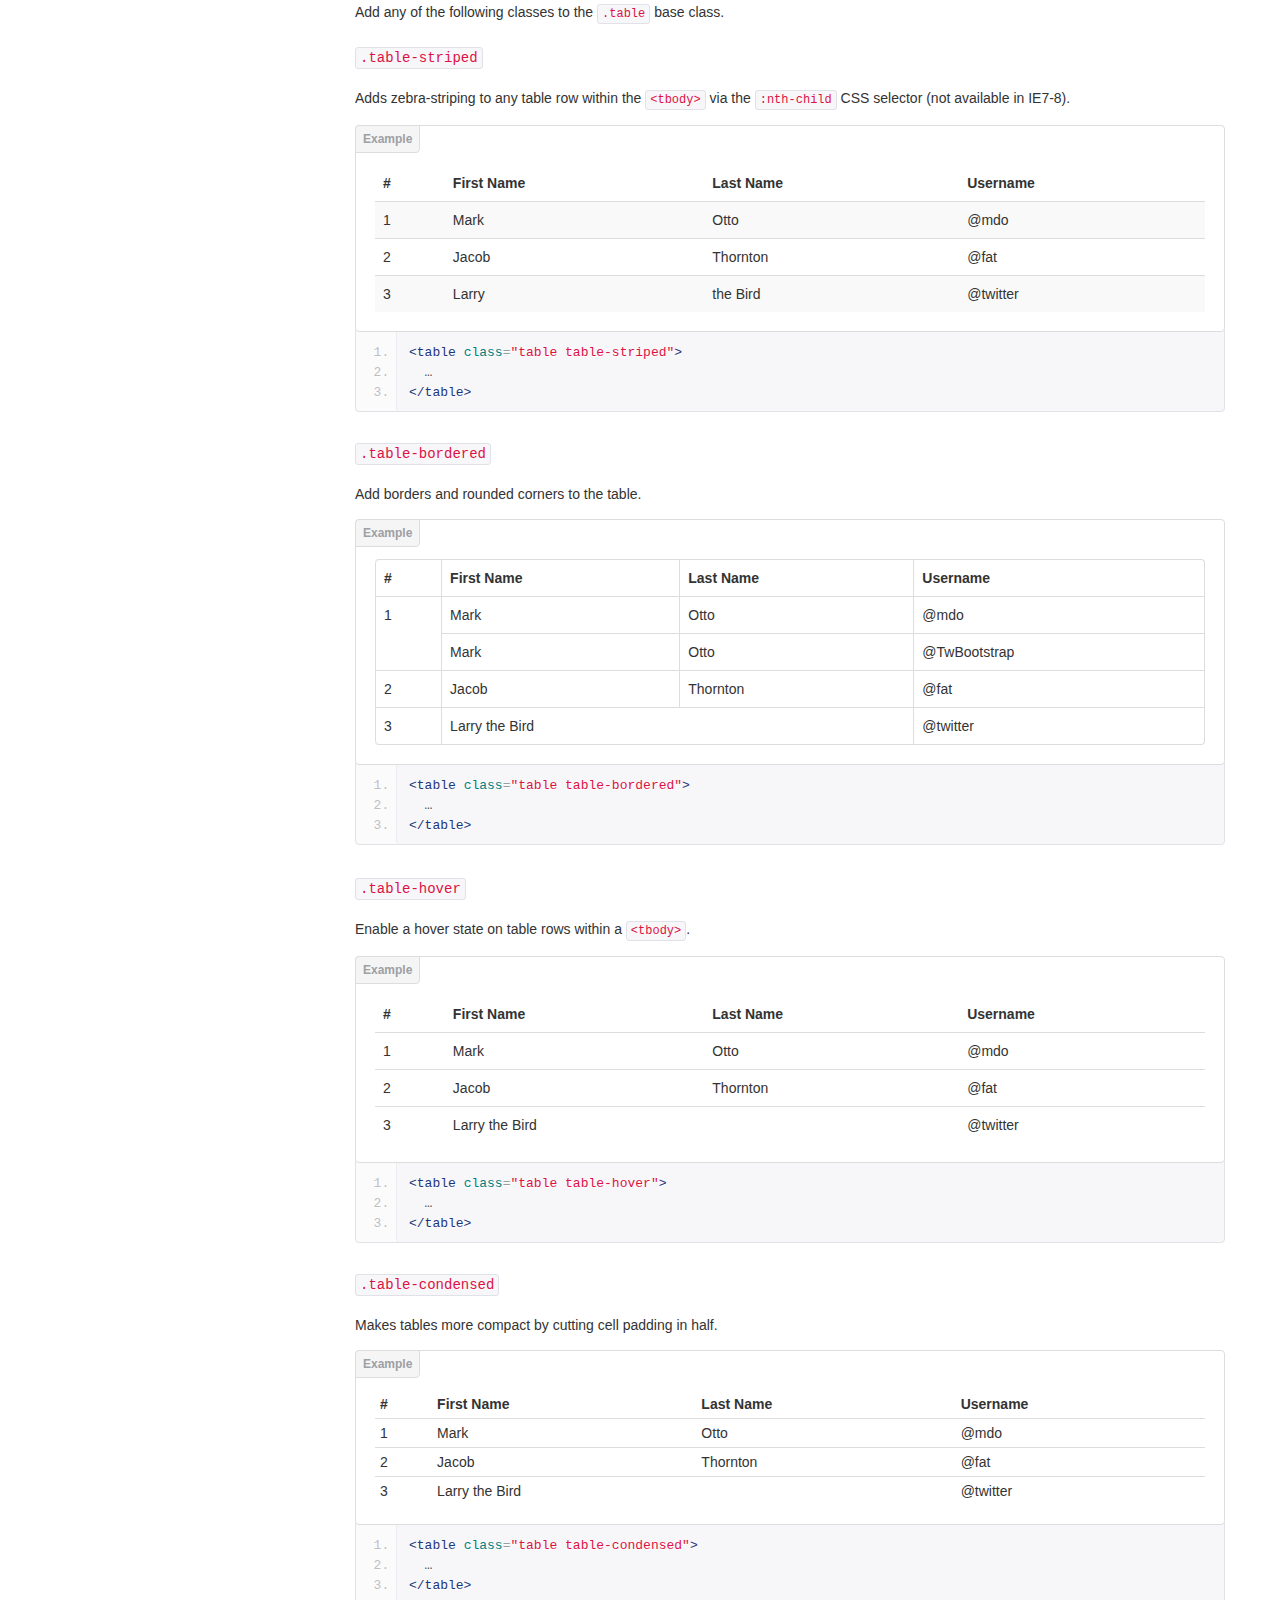
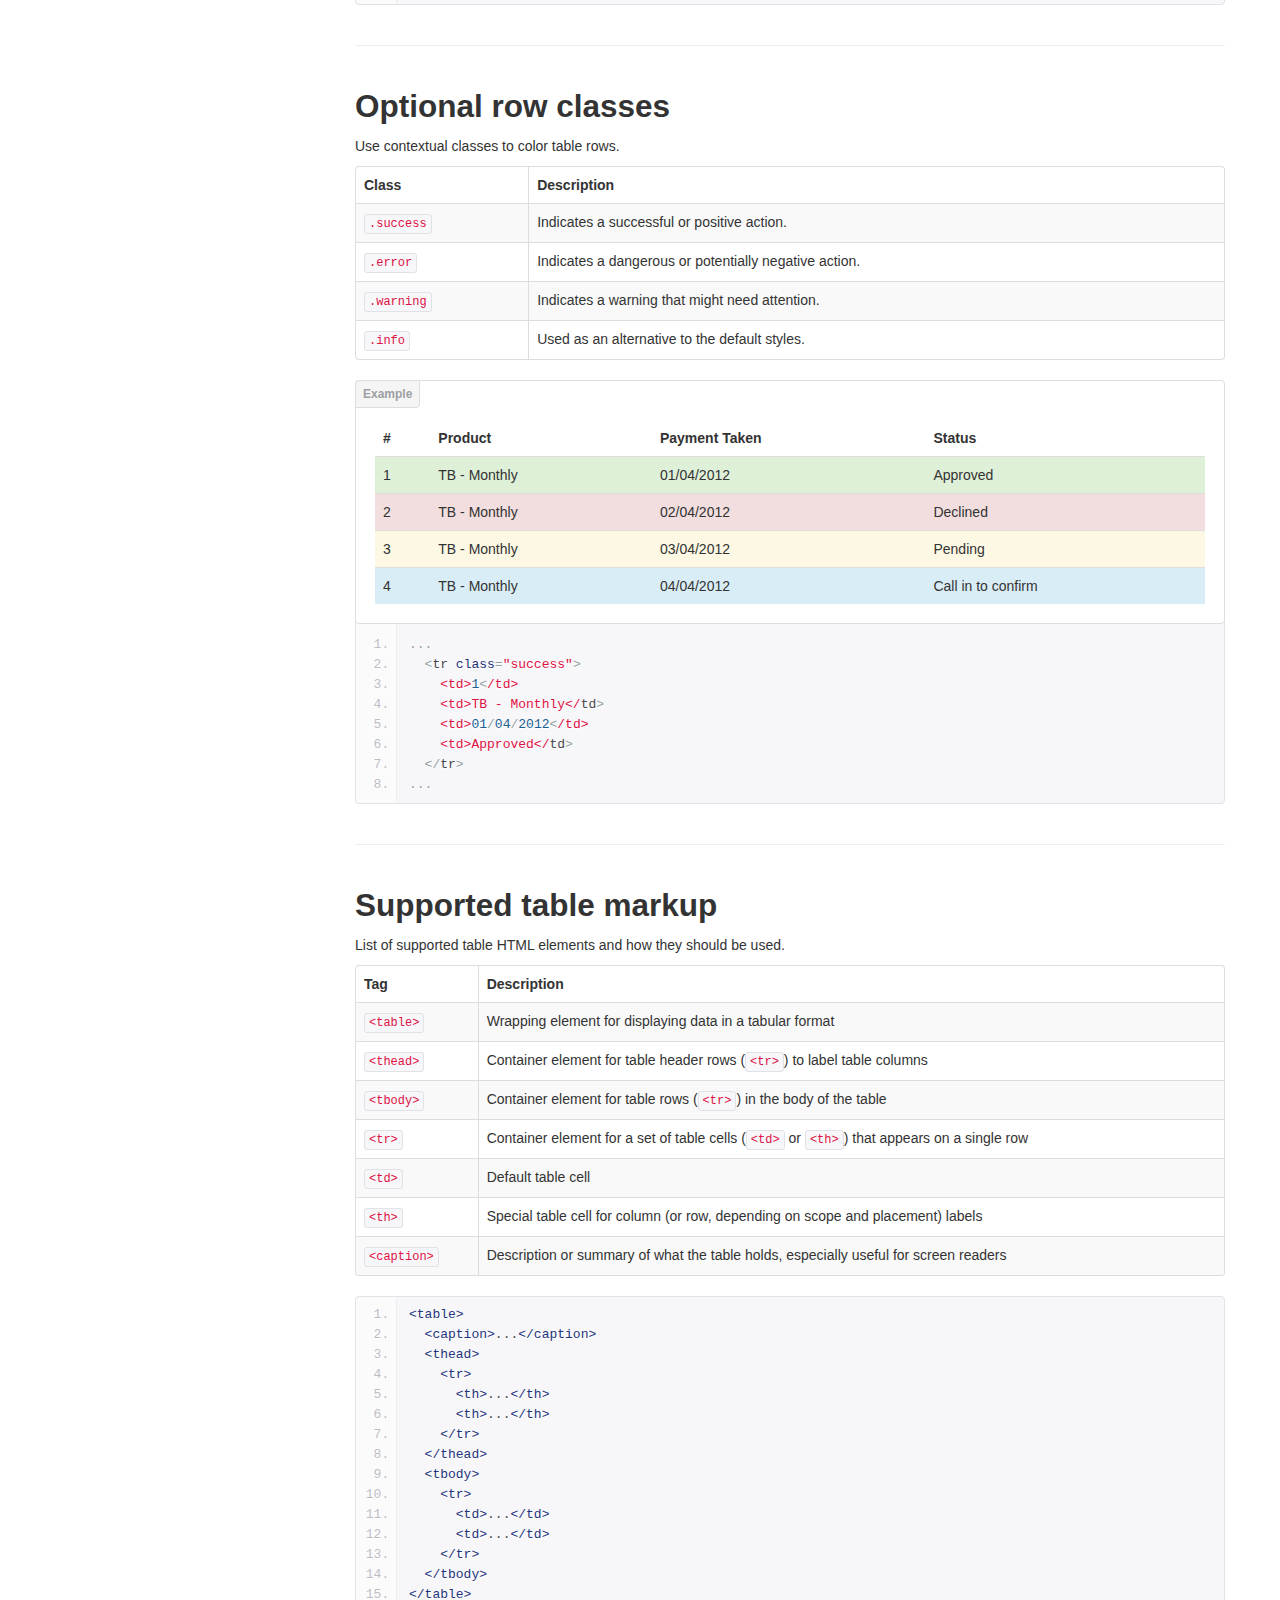
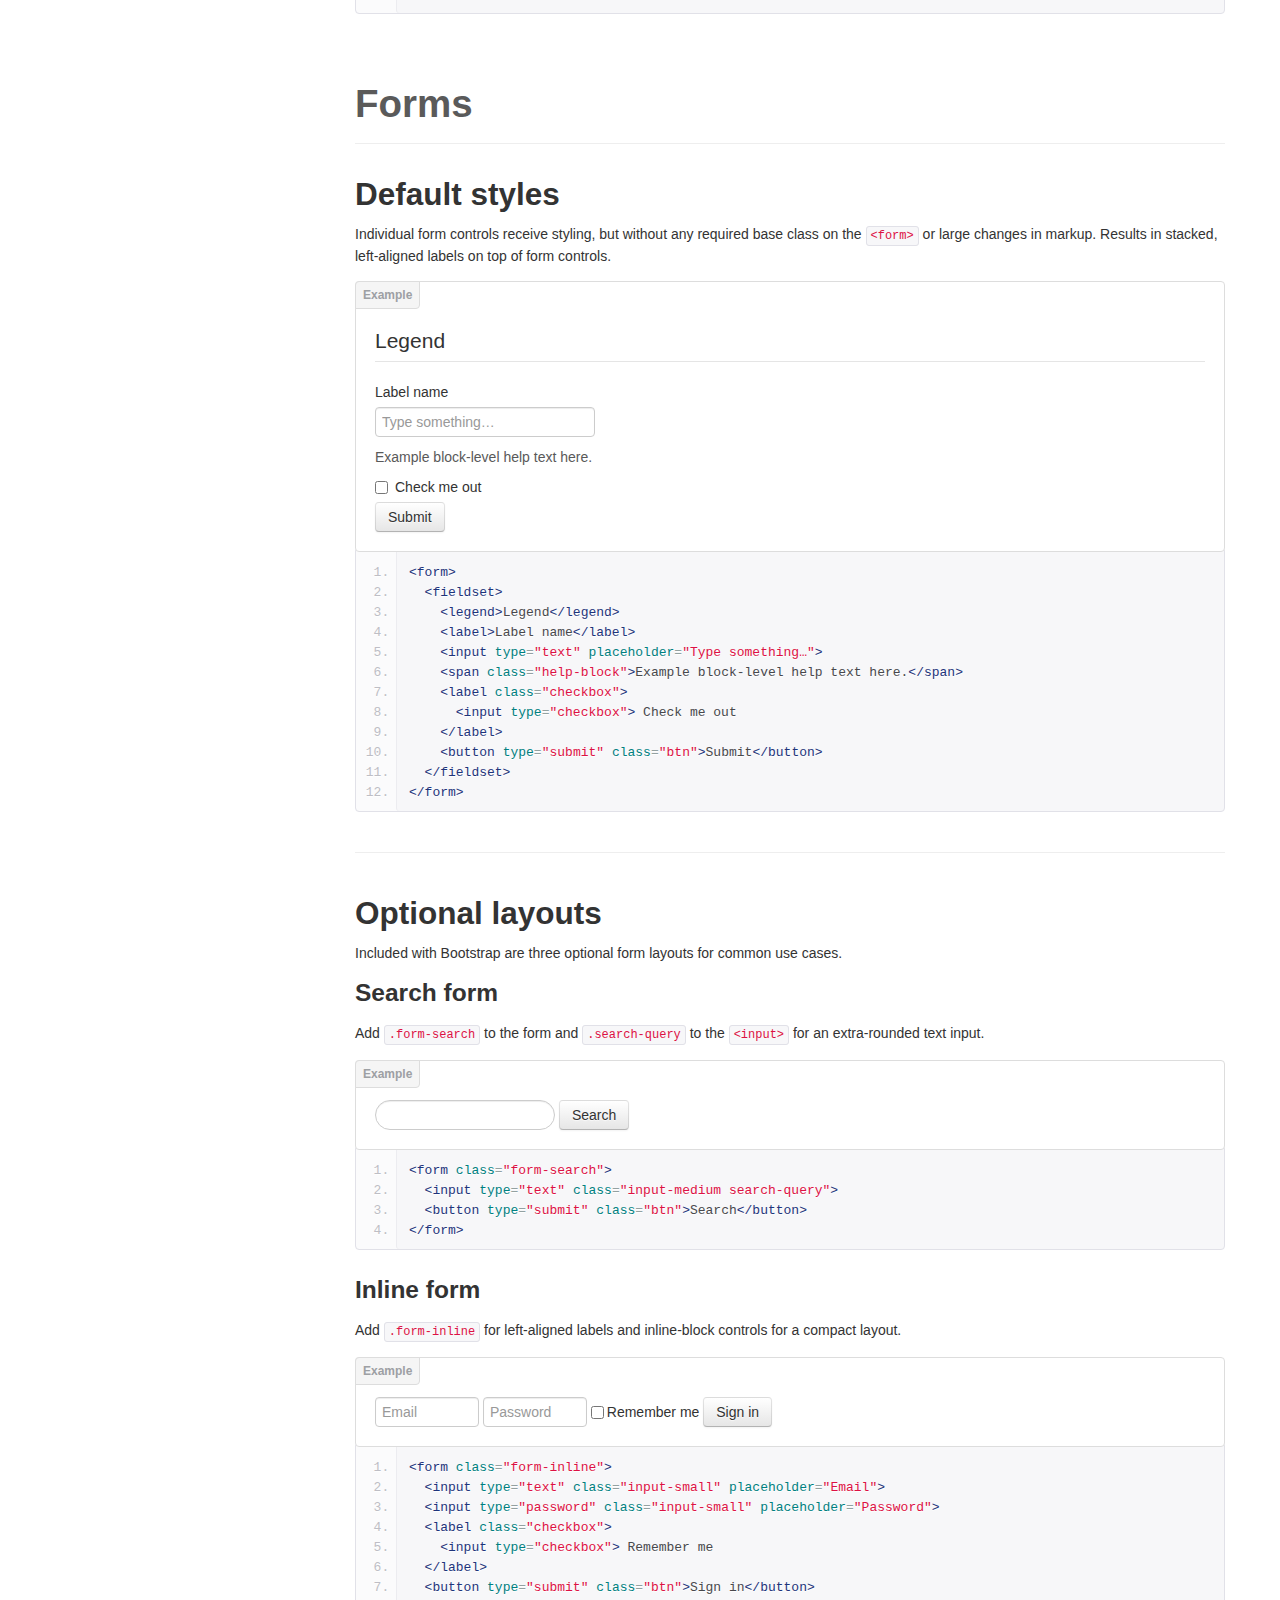
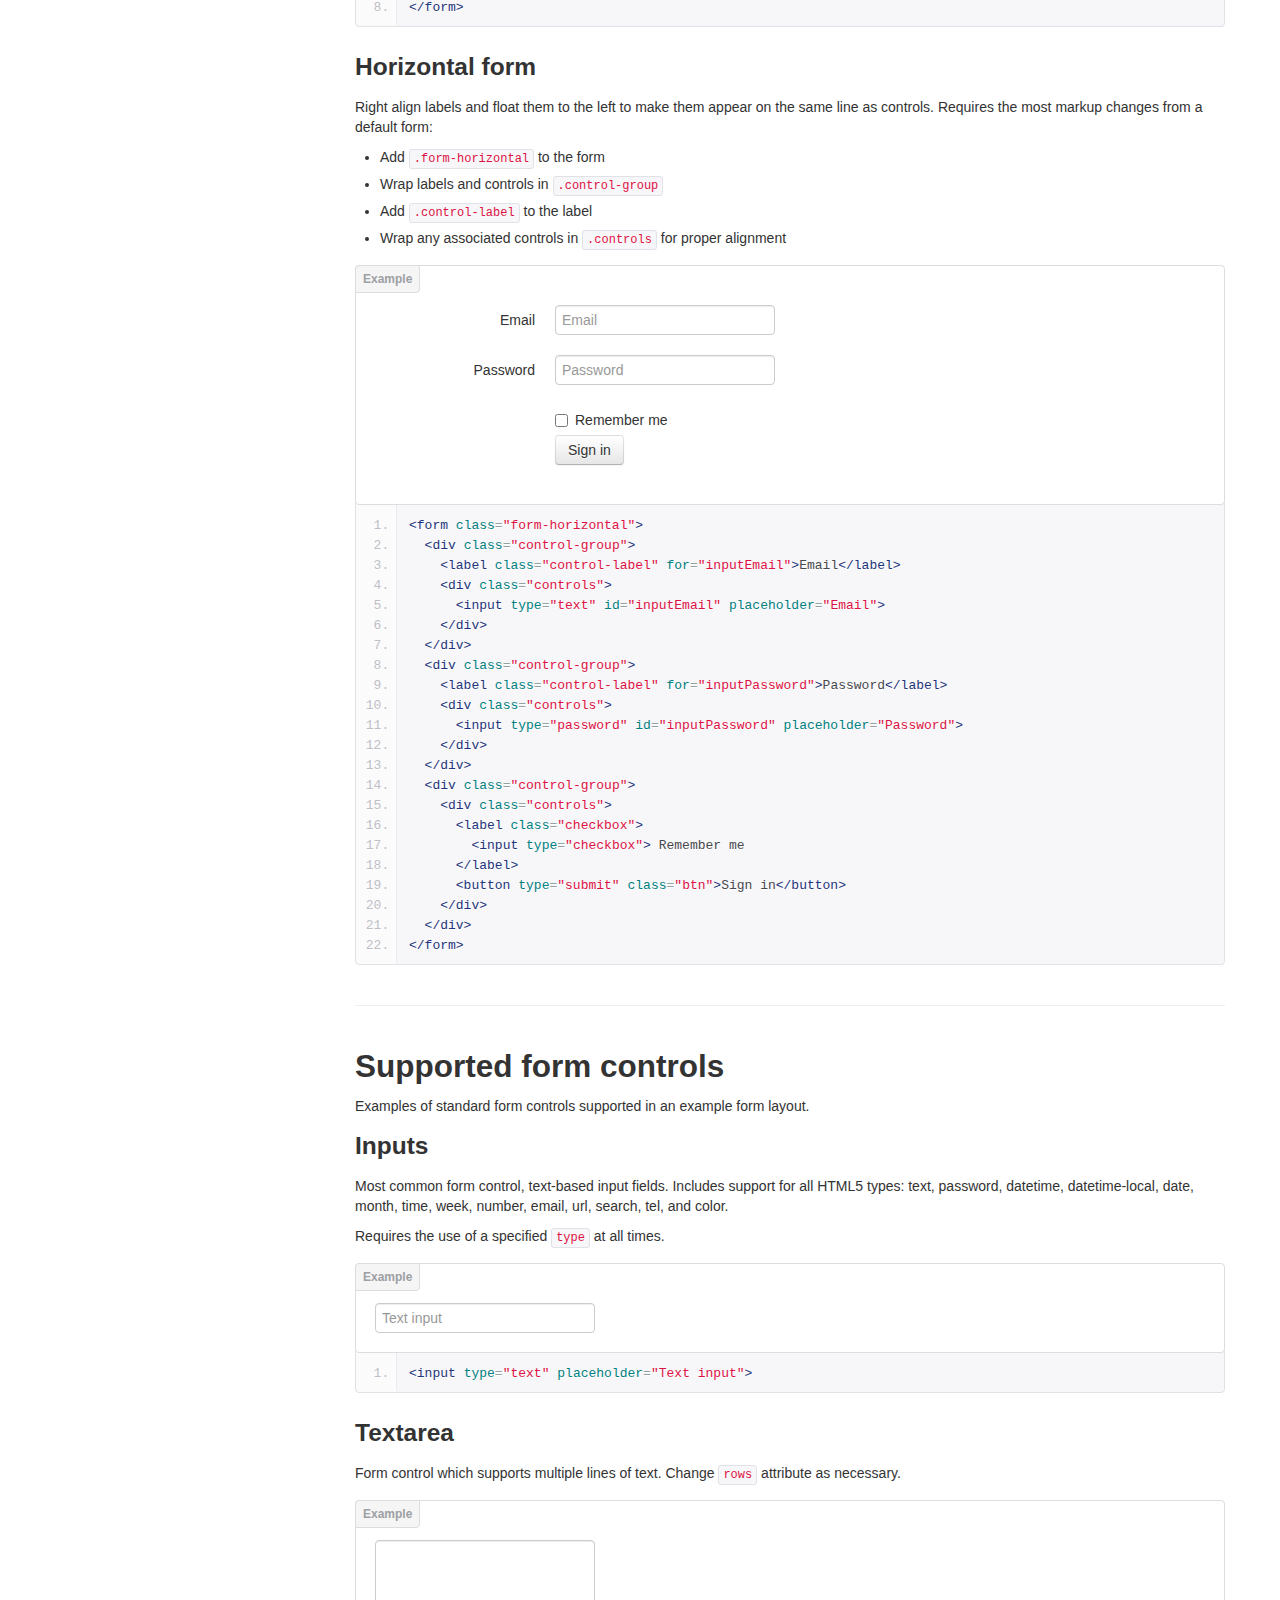
<file: components/bootstrap/docs/base-css.html>
<!DOCTYPE html>
<html lang="en">
  <head>
    <meta charset="utf-8">
    <title>Base · Bootstrap</title>
    <meta name="viewport" content="width=device-width, initial-scale=1.0">
    <meta name="description" content="">
    <meta name="author" content="">

    <!-- Le styles -->
    <link href="assets/css/bootstrap.css" rel="stylesheet">
    <link href="assets/css/bootstrap-responsive.css" rel="stylesheet">
    <link href="assets/css/docs.css" rel="stylesheet">
    <link href="assets/js/google-code-prettify/prettify.css" rel="stylesheet">

    <!-- Le HTML5 shim, for IE6-8 support of HTML5 elements -->
    <!--[if lt IE 9]>
      <script src="assets/js/html5shiv.js"></script>
    <![endif]-->

    <!-- Le fav and touch icons -->
    <link rel="apple-touch-icon-precomposed" sizes="144x144" href="assets/ico/apple-touch-icon-144-precomposed.png">
    <link rel="apple-touch-icon-precomposed" sizes="114x114" href="assets/ico/apple-touch-icon-114-precomposed.png">
      <link rel="apple-touch-icon-precomposed" sizes="72x72" href="assets/ico/apple-touch-icon-72-precomposed.png">
                    <link rel="apple-touch-icon-precomposed" href="assets/ico/apple-touch-icon-57-precomposed.png">
                                   <link rel="shortcut icon" href="assets/ico/favicon.png">

  </head>

  <body data-spy="scroll" data-target=".bs-docs-sidebar">

    <!-- Navbar
    ================================================== -->
    <div class="navbar navbar-inverse navbar-fixed-top">
      <div class="navbar-inner">
        <div class="container">
          <button type="button" class="btn btn-navbar" data-toggle="collapse" data-target=".nav-collapse">
            <span class="icon-bar"></span>
            <span class="icon-bar"></span>
            <span class="icon-bar"></span>
          </button>
          <a class="brand" href="./index.html">Bootstrap</a>
          <div class="nav-collapse collapse">
            <ul class="nav">
              <li class="">
                <a href="./index.html">Home</a>
              </li>
              <li class="">
                <a href="./getting-started.html">Get started</a>
              </li>
              <li class="">
                <a href="./scaffolding.html">Scaffolding</a>
              </li>
              <li class="active">
                <a href="./base-css.html">Base CSS</a>
              </li>
              <li class="">
                <a href="./components.html">Components</a>
              </li>
              <li class="">
                <a href="./javascript.html">JavaScript</a>
              </li>
              <li class="">
                <a href="./customize.html">Customize</a>
              </li>
            </ul>
          </div>
        </div>
      </div>
    </div>

<!-- Subhead
================================================== -->
<header class="jumbotron subhead" id="overview">
  <div class="container">
    <h1>Base CSS</h1>
    <p class="lead">Fundamental HTML elements styled and enhanced with extensible classes.</p>
  </div>
</header>


  <div class="container">

    <!-- Docs nav
    ================================================== -->
    <div class="row">
      <div class="span3 bs-docs-sidebar">
        <ul class="nav nav-list bs-docs-sidenav">
          <li><a href="#typography"><i class="icon-chevron-right"></i> Typography</a></li>
          <li><a href="#code"><i class="icon-chevron-right"></i> Code</a></li>
          <li><a href="#tables"><i class="icon-chevron-right"></i> Tables</a></li>
          <li><a href="#forms"><i class="icon-chevron-right"></i> Forms</a></li>
          <li><a href="#buttons"><i class="icon-chevron-right"></i> Buttons</a></li>
          <li><a href="#images"><i class="icon-chevron-right"></i> Images</a></li>
          <li><a href="#icons"><i class="icon-chevron-right"></i> Icons by Glyphicons</a></li>
        </ul>
      </div>
      <div class="span9">



        <!-- Typography
        ================================================== -->
        <section id="typography">
          <div class="page-header">
            <h1>Typography</h1>
          </div>

          <h2 id="headings">Headings</h2>
          <p>All HTML headings, <code>&lt;h1&gt;</code> through <code>&lt;h6&gt;</code> are available.</p>
          <div class="bs-docs-example">
            <h1>h1. Heading 1</h1>
            <h2>h2. Heading 2</h2>
            <h3>h3. Heading 3</h3>
            <h4>h4. Heading 4</h4>
            <h5>h5. Heading 5</h5>
            <h6>h6. Heading 6</h6>
          </div>

          <h2 id="body-copy">Body copy</h2>
          <p>Bootstrap's global default <code>font-size</code> is <strong>14px</strong>, with a <code>line-height</code> of <strong>20px</strong>. This is applied to the <code>&lt;body&gt;</code> and all paragraphs. In addition, <code>&lt;p&gt;</code> (paragraphs) receive a bottom margin of half their line-height (10px by default).</p>
          <div class="bs-docs-example">
            <p>Nullam quis risus eget urna mollis ornare vel eu leo. Cum sociis natoque penatibus et magnis dis parturient montes, nascetur ridiculus mus. Nullam id dolor id nibh ultricies vehicula.</p>
            <p>Cum sociis natoque penatibus et magnis dis parturient montes, nascetur ridiculus mus. Donec ullamcorper nulla non metus auctor fringilla. Duis mollis, est non commodo luctus, nisi erat porttitor ligula, eget lacinia odio sem nec elit. Donec ullamcorper nulla non metus auctor fringilla.</p>
            <p>Maecenas sed diam eget risus varius blandit sit amet non magna. Donec id elit non mi porta gravida at eget metus. Duis mollis, est non commodo luctus, nisi erat porttitor ligula, eget lacinia odio sem nec elit.</p>
          </div>
          <pre class="prettyprint">&lt;p&gt;...&lt;/p&gt;</pre>

          <h3>Lead body copy</h3>
          <p>Make a paragraph stand out by adding <code>.lead</code>.</p>
          <div class="bs-docs-example">
            <p class="lead">Vivamus sagittis lacus vel augue laoreet rutrum faucibus dolor auctor. Duis mollis, est non commodo luctus.</p>
          </div>
          <pre class="prettyprint">&lt;p class="lead"&gt;...&lt;/p&gt;</pre>

          <h3>Built with Less</h3>
          <p>The typographic scale is based on two LESS variables in <strong>variables.less</strong>: <code>@baseFontSize</code> and <code>@baseLineHeight</code>. The first is the base font-size used throughout and the second is the base line-height. We use those variables and some simple math to create the margins, paddings, and line-heights of all our type and more. Customize them and Bootstrap adapts.</p>


          <hr class="bs-docs-separator">


          <h2 id="emphasis">Emphasis</h2>
          <p>Make use of HTML's default emphasis tags with lightweight styles.</p>

          <h3><code>&lt;small&gt;</code></h3>
          <p>For de-emphasizing inline or blocks of text, <small>use the small tag.</small></p>
          <div class="bs-docs-example">
            <p><small>This line of text is meant to be treated as fine print.</small></p>
          </div>
<pre class="prettyprint">
&lt;p&gt;
  &lt;small&gt;This line of text is meant to be treated as fine print.&lt;/small&gt;
&lt;/p&gt;
</pre>

          <h3>Bold</h3>
          <p>For emphasizing a snippet of text with a heavier font-weight.</p>
          <div class="bs-docs-example">
            <p>The following snippet of text is <strong>rendered as bold text</strong>.</p>
          </div>
          <pre class="prettyprint">&lt;strong&gt;rendered as bold text&lt;/strong&gt;</pre>

          <h3>Italics</h3>
          <p>For emphasizing a snippet of text with italics.</p>
          <div class="bs-docs-example">
            <p>The following snippet of text is <em>rendered as italicized text</em>.</p>
          </div>
          <pre class="prettyprint">&lt;em&gt;rendered as italicized text&lt;/em&gt;</pre>

          <p><span class="label label-info">Heads up!</span> Feel free to use <code>&lt;b&gt;</code> and <code>&lt;i&gt;</code> in HTML5. <code>&lt;b&gt;</code> is meant to highlight words or phrases without conveying additional importance while <code>&lt;i&gt;</code> is mostly for voice, technical terms, etc.</p>

          <h3>Alignment classes</h3>
          <p>Easily realign text to components with text alignment classes.</p>
          <div class="bs-docs-example">
            <p class="text-left">Left aligned text.</p>
            <p class="text-center">Center aligned text.</p>
            <p class="text-right">Right aligned text.</p>
          </div>
<pre class="prettyprint linenums">
&lt;p class="text-left"&gt;Left aligned text.&lt;/p&gt;
&lt;p class="text-center"&gt;Center aligned text.&lt;/p&gt;
&lt;p class="text-right"&gt;Right aligned text.&lt;/p&gt;
</pre>

          <h3>Emphasis classes</h3>
          <p>Convey meaning through color with a handful of emphasis utility classes.</p>
          <div class="bs-docs-example">
            <p class="muted">Fusce dapibus, tellus ac cursus commodo, tortor mauris nibh.</p>
            <p class="text-warning">Etiam porta sem malesuada magna mollis euismod.</p>
            <p class="text-error">Donec ullamcorper nulla non metus auctor fringilla.</p>
            <p class="text-info">Aenean eu leo quam. Pellentesque ornare sem lacinia quam venenatis.</p>
            <p class="text-success">Duis mollis, est non commodo luctus, nisi erat porttitor ligula.</p>
          </div>
<pre class="prettyprint linenums">
&lt;p class="muted"&gt;Fusce dapibus, tellus ac cursus commodo, tortor mauris nibh.&lt;/p&gt;
&lt;p class="text-warning"&gt;Etiam porta sem malesuada magna mollis euismod.&lt;/p&gt;
&lt;p class="text-error"&gt;Donec ullamcorper nulla non metus auctor fringilla.&lt;/p&gt;
&lt;p class="text-info"&gt;Aenean eu leo quam. Pellentesque ornare sem lacinia quam venenatis.&lt;/p&gt;
&lt;p class="text-success"&gt;Duis mollis, est non commodo luctus, nisi erat porttitor ligula.&lt;/p&gt;
</pre>


          <hr class="bs-docs-separator">


          <h2 id="abbreviations">Abbreviations</h2>
          <p>Stylized implementation of HTML's <code>&lt;abbr&gt;</code> element for abbreviations and acronyms to show the expanded version on hover. Abbreviations with a <code>title</code> attribute have a light dotted bottom border and a help cursor on hover, providing additional context on hover.</p>

          <h3><code>&lt;abbr&gt;</code></h3>
          <p>For expanded text on long hover of an abbreviation, include the <code>title</code> attribute.</p>
          <div class="bs-docs-example">
            <p>An abbreviation of the word attribute is <abbr title="attribute">attr</abbr>.</p>
          </div>
          <pre class="prettyprint">&lt;abbr title="attribute"&gt;attr&lt;/abbr&gt;</pre>

          <h3><code>&lt;abbr class="initialism"&gt;</code></h3>
          <p>Add <code>.initialism</code> to an abbreviation for a slightly smaller font-size.</p>
          <div class="bs-docs-example">
            <p><abbr title="HyperText Markup Language" class="initialism">HTML</abbr> is the best thing since sliced bread.</p>
          </div>
          <pre class="prettyprint">&lt;abbr title="HyperText Markup Language" class="initialism"&gt;HTML&lt;/abbr&gt;</pre>


          <hr class="bs-docs-separator">


          <h2 id="addresses">Addresses</h2>
          <p>Present contact information for the nearest ancestor or the entire body of work.</p>

          <h3><code>&lt;address&gt;</code></h3>
          <p>Preserve formatting by ending all lines with <code>&lt;br&gt;</code>.</p>
          <div class="bs-docs-example">
            <address>
              <strong>Twitter, Inc.</strong><br>
              795 Folsom Ave, Suite 600<br>
              San Francisco, CA 94107<br>
              <abbr title="Phone">P:</abbr> (123) 456-7890
            </address>
            <address>
              <strong>Full Name</strong><br>
              <a href="mailto:#">first.last@example.com</a>
            </address>
          </div>
<pre class="prettyprint linenums">
&lt;address&gt;
  &lt;strong&gt;Twitter, Inc.&lt;/strong&gt;&lt;br&gt;
  795 Folsom Ave, Suite 600&lt;br&gt;
  San Francisco, CA 94107&lt;br&gt;
  &lt;abbr title="Phone"&gt;P:&lt;/abbr&gt; (123) 456-7890
&lt;/address&gt;

&lt;address&gt;
  &lt;strong&gt;Full Name&lt;/strong&gt;&lt;br&gt;
  &lt;a href="mailto:#"&gt;first.last@example.com&lt;/a&gt;
&lt;/address&gt;
</pre>


          <hr class="bs-docs-separator">


          <h2 id="blockquotes">Blockquotes</h2>
          <p>For quoting blocks of content from another source within your document.</p>

          <h3>Default blockquote</h3>
          <p>Wrap <code>&lt;blockquote&gt;</code> around any <abbr title="HyperText Markup Language">HTML</abbr> as the quote. For straight quotes we recommend a <code>&lt;p&gt;</code>.</p>
          <div class="bs-docs-example">
            <blockquote>
              <p>Lorem ipsum dolor sit amet, consectetur adipiscing elit. Integer posuere erat a ante.</p>
            </blockquote>
          </div>
<pre class="prettyprint linenums">
&lt;blockquote&gt;
  &lt;p&gt;Lorem ipsum dolor sit amet, consectetur adipiscing elit. Integer posuere erat a ante.&lt;/p&gt;
&lt;/blockquote&gt;
</pre>

          <h3>Blockquote options</h3>
          <p>Style and content changes for simple variations on a standard blockquote.</p>

          <h4>Naming a source</h4>
          <p>Add <code>&lt;small&gt;</code> tag for identifying the source. Wrap the name of the source work in <code>&lt;cite&gt;</code>.</p>
          <div class="bs-docs-example">
            <blockquote>
              <p>Lorem ipsum dolor sit amet, consectetur adipiscing elit. Integer posuere erat a ante.</p>
              <small>Someone famous in <cite title="Source Title">Source Title</cite></small>
            </blockquote>
          </div>
<pre class="prettyprint linenums">
&lt;blockquote&gt;
  &lt;p&gt;Lorem ipsum dolor sit amet, consectetur adipiscing elit. Integer posuere erat a ante.&lt;/p&gt;
  &lt;small&gt;Someone famous &lt;cite title="Source Title"&gt;Source Title&lt;/cite&gt;&lt;/small&gt;
&lt;/blockquote&gt;
</pre>

          <h4>Alternate displays</h4>
          <p>Use <code>.pull-right</code> for a floated, right-aligned blockquote.</p>
          <div class="bs-docs-example" style="overflow: hidden;">
            <blockquote class="pull-right">
              <p>Lorem ipsum dolor sit amet, consectetur adipiscing elit. Integer posuere erat a ante.</p>
              <small>Someone famous in <cite title="Source Title">Source Title</cite></small>
            </blockquote>
          </div>
<pre class="prettyprint linenums">
&lt;blockquote class="pull-right"&gt;
  ...
&lt;/blockquote&gt;
</pre>


          <hr class="bs-docs-separator">


          <!-- Lists -->
          <h2 id="lists">Lists</h2>

          <h3>Unordered</h3>
          <p>A list of items in which the order does <em>not</em> explicitly matter.</p>
          <div class="bs-docs-example">
            <ul>
              <li>Lorem ipsum dolor sit amet</li>
              <li>Consectetur adipiscing elit</li>
              <li>Integer molestie lorem at massa</li>
              <li>Facilisis in pretium nisl aliquet</li>
              <li>Nulla volutpat aliquam velit
                <ul>
                  <li>Phasellus iaculis neque</li>
                  <li>Purus sodales ultricies</li>
                  <li>Vestibulum laoreet porttitor sem</li>
                  <li>Ac tristique libero volutpat at</li>
                </ul>
              </li>
              <li>Faucibus porta lacus fringilla vel</li>
              <li>Aenean sit amet erat nunc</li>
              <li>Eget porttitor lorem</li>
            </ul>
          </div>
<pre class="prettyprint linenums">
&lt;ul&gt;
  &lt;li&gt;...&lt;/li&gt;
&lt;/ul&gt;
</pre>

          <h3>Ordered</h3>
          <p>A list of items in which the order <em>does</em> explicitly matter.</p>
          <div class="bs-docs-example">
            <ol>
              <li>Lorem ipsum dolor sit amet</li>
              <li>Consectetur adipiscing elit</li>
              <li>Integer molestie lorem at massa</li>
              <li>Facilisis in pretium nisl aliquet</li>
              <li>Nulla volutpat aliquam velit</li>
              <li>Faucibus porta lacus fringilla vel</li>
              <li>Aenean sit amet erat nunc</li>
              <li>Eget porttitor lorem</li>
            </ol>
          </div>
<pre class="prettyprint linenums">
&lt;ol&gt;
  &lt;li&gt;...&lt;/li&gt;
&lt;/ol&gt;
</pre>

        <h3>Unstyled</h3>
        <p>Remove the default <code>list-style</code> and left padding on list items (immediate children only).</p>
        <div class="bs-docs-example">
          <ul class="unstyled">
            <li>Lorem ipsum dolor sit amet</li>
            <li>Consectetur adipiscing elit</li>
            <li>Integer molestie lorem at massa</li>
            <li>Facilisis in pretium nisl aliquet</li>
            <li>Nulla volutpat aliquam velit
              <ul>
                <li>Phasellus iaculis neque</li>
                <li>Purus sodales ultricies</li>
                <li>Vestibulum laoreet porttitor sem</li>
                <li>Ac tristique libero volutpat at</li>
              </ul>
            </li>
            <li>Faucibus porta lacus fringilla vel</li>
            <li>Aenean sit amet erat nunc</li>
            <li>Eget porttitor lorem</li>
          </ul>
        </div>
<pre class="prettyprint linenums">
&lt;ul class="unstyled"&gt;
  &lt;li&gt;...&lt;/li&gt;
&lt;/ul&gt;
</pre>

        <h3>Inline</h3>
        <p>Place all list items on a single line with <code>inline-block</code> and some light padding.</p>
        <div class="bs-docs-example">
          <ul class="inline">
            <li>Lorem ipsum</li>
            <li>Phasellus iaculis</li>
            <li>Nulla volutpat</li>
          </ul>
        </div>
<pre class="prettyprint linenums">
&lt;ul class="inline"&gt;
  &lt;li&gt;...&lt;/li&gt;
&lt;/ul&gt;
</pre>

        <h3>Description</h3>
        <p>A list of terms with their associated descriptions.</p>
        <div class="bs-docs-example">
          <dl>
            <dt>Description lists</dt>
            <dd>A description list is perfect for defining terms.</dd>
            <dt>Euismod</dt>
            <dd>Vestibulum id ligula porta felis euismod semper eget lacinia odio sem nec elit.</dd>
            <dd>Donec id elit non mi porta gravida at eget metus.</dd>
            <dt>Malesuada porta</dt>
            <dd>Etiam porta sem malesuada magna mollis euismod.</dd>
          </dl>
        </div>
<pre class="prettyprint linenums">
&lt;dl&gt;
  &lt;dt&gt;...&lt;/dt&gt;
  &lt;dd&gt;...&lt;/dd&gt;
&lt;/dl&gt;
</pre>

        <h4>Horizontal description</h4>
        <p>Make terms and descriptions in <code>&lt;dl&gt;</code> line up side-by-side.</p>
        <div class="bs-docs-example">
          <dl class="dl-horizontal">
            <dt>Description lists</dt>
            <dd>A description list is perfect for defining terms.</dd>
            <dt>Euismod</dt>
            <dd>Vestibulum id ligula porta felis euismod semper eget lacinia odio sem nec elit.</dd>
            <dd>Donec id elit non mi porta gravida at eget metus.</dd>
            <dt>Malesuada porta</dt>
            <dd>Etiam porta sem malesuada magna mollis euismod.</dd>
            <dt>Felis euismod semper eget lacinia</dt>
            <dd>Fusce dapibus, tellus ac cursus commodo, tortor mauris condimentum nibh, ut fermentum massa justo sit amet risus.</dd>
          </dl>
        </div>
<pre class="prettyprint linenums">
&lt;dl class="dl-horizontal"&gt;
  &lt;dt&gt;...&lt;/dt&gt;
  &lt;dd&gt;...&lt;/dd&gt;
&lt;/dl&gt;
</pre>
        <p>
          <span class="label label-info">Heads up!</span>
          Horizontal description lists will truncate terms that are too long to fit in the left column fix <code>text-overflow</code>. In narrower viewports, they will change to the default stacked layout.
        </p>
      </section>



        <!-- Code
        ================================================== -->
        <section id="code">
          <div class="page-header">
            <h1>Code</h1>
          </div>

          <h2>Inline</h2>
          <p>Wrap inline snippets of code with <code>&lt;code&gt;</code>.</p>
<div class="bs-docs-example">
  For example, <code>&lt;section&gt;</code> should be wrapped as inline.
</div>
<pre class="prettyprint linenums">
For example, &lt;code&gt;&amp;lt;section&amp;gt;&lt;/code&gt; should be wrapped as inline.
</pre>

          <h2>Basic block</h2>
          <p>Use <code>&lt;pre&gt;</code> for multiple lines of code. Be sure to escape any angle brackets in the code for proper rendering.</p>
<div class="bs-docs-example">
  <pre>&lt;p&gt;Sample text here...&lt;/p&gt;</pre>
</div>
<pre class="prettyprint linenums" style="margin-bottom: 9px;">
&lt;pre&gt;
  &amp;lt;p&amp;gt;Sample text here...&amp;lt;/p&amp;gt;
&lt;/pre&gt;
</pre>
          <p><span class="label label-info">Heads up!</span> Be sure to keep code within <code>&lt;pre&gt;</code> tags as close to the left as possible; it will render all tabs.</p>
          <p>You may optionally add the <code>.pre-scrollable</code> class which will set a max-height of 350px and provide a y-axis scrollbar.</p>
        </section>



        <!-- Tables
        ================================================== -->
        <section id="tables">
          <div class="page-header">
            <h1>Tables</h1>
          </div>

          <h2>Default styles</h2>
          <p>For basic styling&mdash;light padding and only horizontal dividers&mdash;add the base class <code>.table</code> to any <code>&lt;table&gt;</code>.</p>
          <div class="bs-docs-example">
            <table class="table">
              <thead>
                <tr>
                  <th>#</th>
                  <th>First Name</th>
                  <th>Last Name</th>
                  <th>Username</th>
                </tr>
              </thead>
              <tbody>
                <tr>
                  <td>1</td>
                  <td>Mark</td>
                  <td>Otto</td>
                  <td>@mdo</td>
                </tr>
                <tr>
                  <td>2</td>
                  <td>Jacob</td>
                  <td>Thornton</td>
                  <td>@fat</td>
                </tr>
                <tr>
                  <td>3</td>
                  <td>Larry</td>
                  <td>the Bird</td>
                  <td>@twitter</td>
                </tr>
              </tbody>
            </table>
          </div>
<pre class="prettyprint linenums">
&lt;table class="table"&gt;
  …
&lt;/table&gt;
</pre>


          <hr class="bs-docs-separator">


          <h2>Optional classes</h2>
          <p>Add any of the following classes to the <code>.table</code> base class.</p>

          <h3><code>.table-striped</code></h3>
          <p>Adds zebra-striping to any table row within the <code>&lt;tbody&gt;</code> via the <code>:nth-child</code> CSS selector (not available in IE7-8).</p>
          <div class="bs-docs-example">
            <table class="table table-striped">
              <thead>
                <tr>
                  <th>#</th>
                  <th>First Name</th>
                  <th>Last Name</th>
                  <th>Username</th>
                </tr>
              </thead>
              <tbody>
                <tr>
                  <td>1</td>
                  <td>Mark</td>
                  <td>Otto</td>
                  <td>@mdo</td>
                </tr>
                <tr>
                  <td>2</td>
                  <td>Jacob</td>
                  <td>Thornton</td>
                  <td>@fat</td>
                </tr>
                <tr>
                  <td>3</td>
                  <td>Larry</td>
                  <td>the Bird</td>
                  <td>@twitter</td>
                </tr>
              </tbody>
            </table>
          </div>
<pre class="prettyprint linenums" style="margin-bottom: 18px;">
&lt;table class="table table-striped"&gt;
  …
&lt;/table&gt;
</pre>

          <h3><code>.table-bordered</code></h3>
          <p>Add borders and rounded corners to the table.</p>
          <div class="bs-docs-example">
            <table class="table table-bordered">
              <thead>
                <tr>
                  <th>#</th>
                  <th>First Name</th>
                  <th>Last Name</th>
                  <th>Username</th>
                </tr>
              </thead>
              <tbody>
                <tr>
                  <td rowspan="2">1</td>
                  <td>Mark</td>
                  <td>Otto</td>
                  <td>@mdo</td>
                </tr>
                <tr>
                  <td>Mark</td>
                  <td>Otto</td>
                  <td>@TwBootstrap</td>
                </tr>
                <tr>
                  <td>2</td>
                  <td>Jacob</td>
                  <td>Thornton</td>
                  <td>@fat</td>
                </tr>
                <tr>
                  <td>3</td>
                  <td colspan="2">Larry the Bird</td>
                  <td>@twitter</td>
                </tr>
              </tbody>
            </table>
          </div>
<pre class="prettyprint linenums">
&lt;table class="table table-bordered"&gt;
  …
&lt;/table&gt;
</pre>

          <h3><code>.table-hover</code></h3>
          <p>Enable a hover state on table rows within a <code>&lt;tbody&gt;</code>.</p>
          <div class="bs-docs-example">
            <table class="table table-hover">
              <thead>
                <tr>
                  <th>#</th>
                  <th>First Name</th>
                  <th>Last Name</th>
                  <th>Username</th>
                </tr>
              </thead>
              <tbody>
                <tr>
                  <td>1</td>
                  <td>Mark</td>
                  <td>Otto</td>
                  <td>@mdo</td>
                </tr>
                <tr>
                  <td>2</td>
                  <td>Jacob</td>
                  <td>Thornton</td>
                  <td>@fat</td>
                </tr>
                <tr>
                  <td>3</td>
                  <td colspan="2">Larry the Bird</td>
                  <td>@twitter</td>
                </tr>
              </tbody>
            </table>
          </div>
<pre class="prettyprint linenums" style="margin-bottom: 18px;">
&lt;table class="table table-hover"&gt;
  …
&lt;/table&gt;
</pre>

          <h3><code>.table-condensed</code></h3>
          <p>Makes tables more compact by cutting cell padding in half.</p>
          <div class="bs-docs-example">
            <table class="table table-condensed">
              <thead>
                <tr>
                  <th>#</th>
                  <th>First Name</th>
                  <th>Last Name</th>
                  <th>Username</th>
                </tr>
              </thead>
              <tbody>
                <tr>
                  <td>1</td>
                  <td>Mark</td>
                  <td>Otto</td>
                  <td>@mdo</td>
                </tr>
                <tr>
                  <td>2</td>
                  <td>Jacob</td>
                  <td>Thornton</td>
                  <td>@fat</td>
                </tr>
                <tr>
                  <td>3</td>
                  <td colspan="2">Larry the Bird</td>
                  <td>@twitter</td>
                </tr>
              </tbody>
            </table>
          </div>
<pre class="prettyprint linenums" style="margin-bottom: 18px;">
&lt;table class="table table-condensed"&gt;
  …
&lt;/table&gt;
</pre>


          <hr class="bs-docs-separator">


          <h2>Optional row classes</h2>
          <p>Use contextual classes to color table rows.</p>
          <table class="table table-bordered table-striped">
            <colgroup>
              <col class="span1">
              <col class="span7">
            </colgroup>
            <thead>
              <tr>
                <th>Class</th>
                <th>Description</th>
              </tr>
            </thead>
            <tbody>
              <tr>
                <td>
                  <code>.success</code>
                </td>
                <td>Indicates a successful or positive action.</td>
              </tr>
              <tr>
                <td>
                  <code>.error</code>
                </td>
                <td>Indicates a dangerous or potentially negative action.</td>
              </tr>
              <tr>
                <td>
                  <code>.warning</code>
                </td>
                <td>Indicates a warning that might need attention.</td>
              </tr>
              <tr>
                <td>
                  <code>.info</code>
                </td>
                <td>Used as an alternative to the default styles.</td>
              </tr>
            </tbody>
          </table>
          <div class="bs-docs-example">
            <table class="table">
              <thead>
                <tr>
                  <th>#</th>
                  <th>Product</th>
                  <th>Payment Taken</th>
                  <th>Status</th>
                </tr>
              </thead>
              <tbody>
                <tr class="success">
                  <td>1</td>
                  <td>TB - Monthly</td>
                  <td>01/04/2012</td>
                  <td>Approved</td>
                </tr>
                <tr class="error">
                  <td>2</td>
                  <td>TB - Monthly</td>
                  <td>02/04/2012</td>
                  <td>Declined</td>
                </tr>
                <tr class="warning">
                  <td>3</td>
                  <td>TB - Monthly</td>
                  <td>03/04/2012</td>
                  <td>Pending</td>
                </tr>
                <tr class="info">
                  <td>4</td>
                  <td>TB - Monthly</td>
                  <td>04/04/2012</td>
                  <td>Call in to confirm</td>
                </tr>
              </tbody>
            </table>
          </div>
<pre class="prettyprint linenums">
...
  &lt;tr class="success"&gt;
    &lt;td&gt;1&lt;/td&gt;
    &lt;td&gt;TB - Monthly&lt;/td&gt;
    &lt;td&gt;01/04/2012&lt;/td&gt;
    &lt;td&gt;Approved&lt;/td&gt;
  &lt;/tr&gt;
...
</pre>


          <hr class="bs-docs-separator">


          <h2>Supported table markup</h2>
          <p>List of supported table HTML elements and how they should be used.</p>
          <table class="table table-bordered table-striped">
            <colgroup>
              <col class="span1">
              <col class="span7">
            </colgroup>
            <thead>
              <tr>
                <th>Tag</th>
                <th>Description</th>
              </tr>
            </thead>
            <tbody>
              <tr>
                <td>
                  <code>&lt;table&gt;</code>
                </td>
                <td>
                  Wrapping element for displaying data in a tabular format
                </td>
              </tr>
              <tr>
                <td>
                  <code>&lt;thead&gt;</code>
                </td>
                <td>
                  Container element for table header rows (<code>&lt;tr&gt;</code>) to label table columns
                </td>
              </tr>
              <tr>
                <td>
                  <code>&lt;tbody&gt;</code>
                </td>
                <td>
                  Container element for table rows (<code>&lt;tr&gt;</code>) in the body of the table
                </td>
              </tr>
              <tr>
                <td>
                  <code>&lt;tr&gt;</code>
                </td>
                <td>
                  Container element for a set of table cells (<code>&lt;td&gt;</code> or <code>&lt;th&gt;</code>) that appears on a single row
                </td>
              </tr>
              <tr>
                <td>
                  <code>&lt;td&gt;</code>
                </td>
                <td>
                  Default table cell
                </td>
              </tr>
              <tr>
                <td>
                  <code>&lt;th&gt;</code>
                </td>
                <td>
                  Special table cell for column (or row, depending on scope and placement) labels
                </td>
              </tr>
              <tr>
                <td>
                  <code>&lt;caption&gt;</code>
                </td>
                <td>
                  Description or summary of what the table holds, especially useful for screen readers
                </td>
              </tr>
            </tbody>
          </table>
<pre class="prettyprint linenums">
&lt;table&gt;
  &lt;caption&gt;...&lt;/caption&gt;
  &lt;thead&gt;
    &lt;tr&gt;
      &lt;th&gt;...&lt;/th&gt;
      &lt;th&gt;...&lt;/th&gt;
    &lt;/tr&gt;
  &lt;/thead&gt;
  &lt;tbody&gt;
    &lt;tr&gt;
      &lt;td&gt;...&lt;/td&gt;
      &lt;td&gt;...&lt;/td&gt;
    &lt;/tr&gt;
  &lt;/tbody&gt;
&lt;/table&gt;
</pre>

        </section>



        <!-- Forms
        ================================================== -->
        <section id="forms">
          <div class="page-header">
            <h1>Forms</h1>
          </div>

          <h2>Default styles</h2>
          <p>Individual form controls receive styling, but without any required base class on the <code>&lt;form&gt;</code> or large changes in markup. Results in stacked, left-aligned labels on top of form controls.</p>
          <form class="bs-docs-example">
            <fieldset>
              <legend>Legend</legend>
              <label>Label name</label>
              <input type="text" placeholder="Type something…">
              <span class="help-block">Example block-level help text here.</span>
              <label class="checkbox">
                <input type="checkbox"> Check me out
              </label>
              <button type="submit" class="btn">Submit</button>
            </fieldset>
          </form>
<pre class="prettyprint linenums">
&lt;form&gt;
  &lt;fieldset&gt;
    &lt;legend&gt;Legend&lt;/legend&gt;
    &lt;label&gt;Label name&lt;/label&gt;
    &lt;input type="text" placeholder="Type something…"&gt;
    &lt;span class="help-block"&gt;Example block-level help text here.&lt;/span&gt;
    &lt;label class="checkbox"&gt;
      &lt;input type="checkbox"&gt; Check me out
    &lt;/label&gt;
    &lt;button type="submit" class="btn"&gt;Submit&lt;/button&gt;
  &lt;/fieldset&gt;
&lt;/form&gt;
</pre>


          <hr class="bs-docs-separator">


          <h2>Optional layouts</h2>
          <p>Included with Bootstrap are three optional form layouts for common use cases.</p>

          <h3>Search form</h3>
          <p>Add <code>.form-search</code> to the form and <code>.search-query</code> to the <code>&lt;input&gt;</code> for an extra-rounded text input.</p>
          <form class="bs-docs-example form-search">
            <input type="text" class="input-medium search-query">
            <button type="submit" class="btn">Search</button>
          </form>
<pre class="prettyprint linenums">
&lt;form class="form-search"&gt;
  &lt;input type="text" class="input-medium search-query"&gt;
  &lt;button type="submit" class="btn"&gt;Search&lt;/button&gt;
&lt;/form&gt;
</pre>

          <h3>Inline form</h3>
          <p>Add <code>.form-inline</code> for left-aligned labels and inline-block controls for a compact layout.</p>
          <form class="bs-docs-example form-inline">
            <input type="text" class="input-small" placeholder="Email">
            <input type="password" class="input-small" placeholder="Password">
            <label class="checkbox">
              <input type="checkbox"> Remember me
            </label>
            <button type="submit" class="btn">Sign in</button>
          </form>
<pre class="prettyprint linenums">
&lt;form class="form-inline"&gt;
  &lt;input type="text" class="input-small" placeholder="Email"&gt;
  &lt;input type="password" class="input-small" placeholder="Password"&gt;
  &lt;label class="checkbox"&gt;
    &lt;input type="checkbox"&gt; Remember me
  &lt;/label&gt;
  &lt;button type="submit" class="btn"&gt;Sign in&lt;/button&gt;
&lt;/form&gt;
</pre>

          <h3>Horizontal form</h3>
          <p>Right align labels and float them to the left to make them appear on the same line as controls. Requires the most markup changes from a default form:</p>
          <ul>
            <li>Add <code>.form-horizontal</code> to the form</li>
            <li>Wrap labels and controls in <code>.control-group</code></li>
            <li>Add <code>.control-label</code> to the label</li>
            <li>Wrap any associated controls in <code>.controls</code> for proper alignment</li>
          </ul>
          <form class="bs-docs-example form-horizontal">
            <div class="control-group">
              <label class="control-label" for="inputEmail">Email</label>
              <div class="controls">
                <input type="text" id="inputEmail" placeholder="Email">
              </div>
            </div>
            <div class="control-group">
              <label class="control-label" for="inputPassword">Password</label>
              <div class="controls">
                <input type="password" id="inputPassword" placeholder="Password">
              </div>
            </div>
            <div class="control-group">
              <div class="controls">
                <label class="checkbox">
                  <input type="checkbox"> Remember me
                </label>
                <button type="submit" class="btn">Sign in</button>
              </div>
            </div>
          </form>
<pre class="prettyprint linenums">
&lt;form class="form-horizontal"&gt;
  &lt;div class="control-group"&gt;
    &lt;label class="control-label" for="inputEmail"&gt;Email&lt;/label&gt;
    &lt;div class="controls"&gt;
      &lt;input type="text" id="inputEmail" placeholder="Email"&gt;
    &lt;/div&gt;
  &lt;/div&gt;
  &lt;div class="control-group"&gt;
    &lt;label class="control-label" for="inputPassword"&gt;Password&lt;/label&gt;
    &lt;div class="controls"&gt;
      &lt;input type="password" id="inputPassword" placeholder="Password"&gt;
    &lt;/div&gt;
  &lt;/div&gt;
  &lt;div class="control-group"&gt;
    &lt;div class="controls"&gt;
      &lt;label class="checkbox"&gt;
        &lt;input type="checkbox"&gt; Remember me
      &lt;/label&gt;
      &lt;button type="submit" class="btn"&gt;Sign in&lt;/button&gt;
    &lt;/div&gt;
  &lt;/div&gt;
&lt;/form&gt;
</pre>


          <hr class="bs-docs-separator">


          <h2>Supported form controls</h2>
          <p>Examples of standard form controls supported in an example form layout.</p>

          <h3>Inputs</h3>
          <p>Most common form control, text-based input fields. Includes support for all HTML5 types: text, password, datetime, datetime-local, date, month, time, week, number, email, url, search, tel, and color.</p>
          <p>Requires the use of a specified <code>type</code> at all times.</p>
          <form class="bs-docs-example form-inline">
            <input type="text" placeholder="Text input">
          </form>
<pre class="prettyprint linenums">
&lt;input type="text" placeholder="Text input"&gt;
</pre>

          <h3>Textarea</h3>
          <p>Form control which supports multiple lines of text. Change <code>rows</code> attribute as necessary.</p>
          <form class="bs-docs-example form-inline">
            <textarea rows="3"></textarea>
          </form>
<pre class="prettyprint linenums">
&lt;textarea rows="3"&gt;&lt;/textarea&gt;
</pre>

          <h3>Checkboxes and radios</h3>
          <p>Checkboxes are for selecting one or several options in a list while radios are for selecting one option from many.</p>
          <h4>Default (stacked)</h4>
          <form class="bs-docs-example">
            <label class="checkbox">
              <input type="checkbox" value="">
              Option one is this and that&mdash;be sure to include why it's great
            </label>
            <br>
            <label class="radio">
              <input type="radio" name="optionsRadios" id="optionsRadios1" value="option1" checked>
              Option one is this and that&mdash;be sure to include why it's great
            </label>
            <label class="radio">
              <input type="radio" name="optionsRadios" id="optionsRadios2" value="option2">
              Option two can be something else and selecting it will deselect option one
            </label>
          </form>
<pre class="prettyprint linenums">
&lt;label class="checkbox"&gt;
  &lt;input type="checkbox" value=""&gt;
  Option one is this and that&mdash;be sure to include why it's great
&lt;/label&gt;

&lt;label class="radio"&gt;
  &lt;input type="radio" name="optionsRadios" id="optionsRadios1" value="option1" checked&gt;
  Option one is this and that&mdash;be sure to include why it's great
&lt;/label&gt;
&lt;label class="radio"&gt;
  &lt;input type="radio" name="optionsRadios" id="optionsRadios2" value="option2"&gt;
  Option two can be something else and selecting it will deselect option one
&lt;/label&gt;
</pre>

          <h4>Inline checkboxes</h4>
          <p>Add the <code>.inline</code> class to a series of checkboxes or radios for controls appear on the same line.</p>
          <form class="bs-docs-example">
            <label class="checkbox inline">
              <input type="checkbox" id="inlineCheckbox1" value="option1"> 1
            </label>
            <label class="checkbox inline">
              <input type="checkbox" id="inlineCheckbox2" value="option2"> 2
            </label>
            <label class="checkbox inline">
              <input type="checkbox" id="inlineCheckbox3" value="option3"> 3
            </label>
          </form>
<pre class="prettyprint linenums">
&lt;label class="checkbox inline"&gt;
  &lt;input type="checkbox" id="inlineCheckbox1" value="option1"&gt; 1
&lt;/label&gt;
&lt;label class="checkbox inline"&gt;
  &lt;input type="checkbox" id="inlineCheckbox2" value="option2"&gt; 2
&lt;/label&gt;
&lt;label class="checkbox inline"&gt;
  &lt;input type="checkbox" id="inlineCheckbox3" value="option3"&gt; 3
&lt;/label&gt;
</pre>

          <h3>Selects</h3>
          <p>Use the default option or specify a <code>multiple="multiple"</code> to show multiple options at once.</p>
          <form class="bs-docs-example">
            <select>
              <option>1</option>
              <option>2</option>
              <option>3</option>
              <option>4</option>
              <option>5</option>
            </select>
            <br>
            <select multiple="multiple">
              <option>1</option>
              <option>2</option>
              <option>3</option>
              <option>4</option>
              <option>5</option>
            </select>
          </form>
<pre class="prettyprint linenums">
&lt;select&gt;
  &lt;option&gt;1&lt;/option&gt;
  &lt;option&gt;2&lt;/option&gt;
  &lt;option&gt;3&lt;/option&gt;
  &lt;option&gt;4&lt;/option&gt;
  &lt;option&gt;5&lt;/option&gt;
&lt;/select&gt;

&lt;select multiple="multiple"&gt;
  &lt;option&gt;1&lt;/option&gt;
  &lt;option&gt;2&lt;/option&gt;
  &lt;option&gt;3&lt;/option&gt;
  &lt;option&gt;4&lt;/option&gt;
  &lt;option&gt;5&lt;/option&gt;
&lt;/select&gt;
</pre>


          <hr class="bs-docs-separator">


          <h2>Extending form controls</h2>
          <p>Adding on top of existing browser controls, Bootstrap includes other useful form components.</p>

          <h3>Prepended and appended inputs</h3>
          <p>Add text or buttons before or after any text-based input. Do note that <code>select</code> elements are not supported here.</p>

          <h4>Default options</h4>
          <p>Wrap an <code>.add-on</code> and an <code>input</code> with one of two classes to prepend or append text to an input.</p>
          <form class="bs-docs-example">
            <div class="input-prepend">
              <span class="add-on">@</span>
              <input class="span2" id="prependedInput" type="text" placeholder="Username">
            </div>
            <br>
            <div class="input-append">
              <input class="span2" id="appendedInput" type="text">
              <span class="add-on">.00</span>
            </div>
          </form>
<pre class="prettyprint linenums">
&lt;div class="input-prepend"&gt;
  &lt;span class="add-on"&gt;@&lt;/span&gt;
  &lt;input class="span2" id="prependedInput" type="text" placeholder="Username"&gt;
&lt;/div&gt;
&lt;div class="input-append"&gt;
  &lt;input class="span2" id="appendedInput" type="text"&gt;
  &lt;span class="add-on"&gt;.00&lt;/span&gt;
&lt;/div&gt;
</pre>

          <h4>Combined</h4>
          <p>Use both classes and two instances of <code>.add-on</code> to prepend and append an input.</p>
          <form class="bs-docs-example form-inline">
            <div class="input-prepend input-append">
              <span class="add-on">$</span>
              <input class="span2" id="appendedPrependedInput" type="text">
              <span class="add-on">.00</span>
            </div>
          </form>
<pre class="prettyprint linenums">
&lt;div class="input-prepend input-append"&gt;
  &lt;span class="add-on"&gt;$&lt;/span&gt;
  &lt;input class="span2" id="appendedPrependedInput" type="text"&gt;
  &lt;span class="add-on"&gt;.00&lt;/span&gt;
&lt;/div&gt;
</pre>

          <h4>Buttons instead of text</h4>
          <p>Instead of a <code>&lt;span&gt;</code> with text, use a <code>.btn</code> to attach a button (or two) to an input.</p>
          <form class="bs-docs-example">
            <div class="input-append">
              <input class="span2" id="appendedInputButton" type="text">
              <button class="btn" type="button">Go!</button>
            </div>
          </form>
<pre class="prettyprint linenums">
&lt;div class="input-append"&gt;
  &lt;input class="span2" id="appendedInputButton" type="text"&gt;
  &lt;button class="btn" type="button"&gt;Go!&lt;/button&gt;
&lt;/div&gt;
</pre>
          <form class="bs-docs-example">
            <div class="input-append">
              <input class="span2" id="appendedInputButtons" type="text">
              <button class="btn" type="button">Search</button>
              <button class="btn" type="button">Options</button>
            </div>
          </form>
<pre class="prettyprint linenums">
&lt;div class="input-append"&gt;
  &lt;input class="span2" id="appendedInputButtons" type="text"&gt;
  &lt;button class="btn" type="button"&gt;Search&lt;/button&gt;
  &lt;button class="btn" type="button"&gt;Options&lt;/button&gt;
&lt;/div&gt;
</pre>

          <h4>Button dropdowns</h4>
          <p></p>
          <form class="bs-docs-example">
            <div class="input-append">
              <input class="span2" id="appendedDropdownButton" type="text">
              <div class="btn-group">
                <button class="btn dropdown-toggle" data-toggle="dropdown">Action <span class="caret"></span></button>
                <ul class="dropdown-menu">
                  <li><a href="#">Action</a></li>
                  <li><a href="#">Another action</a></li>
                  <li><a href="#">Something else here</a></li>
                  <li class="divider"></li>
                  <li><a href="#">Separated link</a></li>
                </ul>
              </div><!-- /btn-group -->
            </div><!-- /input-append -->
          </form>
<pre class="prettyprint linenums">
&lt;div class="input-append"&gt;
  &lt;input class="span2" id="appendedDropdownButton" type="text"&gt;
  &lt;div class="btn-group"&gt;
    &lt;button class="btn dropdown-toggle" data-toggle="dropdown"&gt;
      Action
      &lt;span class="caret"&gt;&lt;/span&gt;
    &lt;/button&gt;
    &lt;ul class="dropdown-menu"&gt;
      ...
    &lt;/ul&gt;
  &lt;/div&gt;
&lt;/div&gt;
</pre>

          <form class="bs-docs-example">
            <div class="input-prepend">
              <div class="btn-group">
                <button class="btn dropdown-toggle" data-toggle="dropdown">Action <span class="caret"></span></button>
                <ul class="dropdown-menu">
                  <li><a href="#">Action</a></li>
                  <li><a href="#">Another action</a></li>
                  <li><a href="#">Something else here</a></li>
                  <li class="divider"></li>
                  <li><a href="#">Separated link</a></li>
                </ul>
              </div><!-- /btn-group -->
              <input class="span2" id="prependedDropdownButton" type="text">
            </div><!-- /input-prepend -->
          </form>
<pre class="prettyprint linenums">
&lt;div class="input-prepend"&gt;
  &lt;div class="btn-group"&gt;
    &lt;button class="btn dropdown-toggle" data-toggle="dropdown"&gt;
      Action
      &lt;span class="caret"&gt;&lt;/span&gt;
    &lt;/button&gt;
    &lt;ul class="dropdown-menu"&gt;
      ...
    &lt;/ul&gt;
  &lt;/div&gt;
  &lt;input class="span2" id="prependedDropdownButton" type="text"&gt;
&lt;/div&gt;
</pre>

          <form class="bs-docs-example">
            <div class="input-prepend input-append">
              <div class="btn-group">
                <button class="btn dropdown-toggle" data-toggle="dropdown">Action <span class="caret"></span></button>
                <ul class="dropdown-menu">
                  <li><a href="#">Action</a></li>
                  <li><a href="#">Another action</a></li>
                  <li><a href="#">Something else here</a></li>
                  <li class="divider"></li>
                  <li><a href="#">Separated link</a></li>
                </ul>
              </div><!-- /btn-group -->
              <input class="span2" id="appendedPrependedDropdownButton" type="text">
              <div class="btn-group">
                <button class="btn dropdown-toggle" data-toggle="dropdown">Action <span class="caret"></span></button>
                <ul class="dropdown-menu">
                  <li><a href="#">Action</a></li>
                  <li><a href="#">Another action</a></li>
                  <li><a href="#">Something else here</a></li>
                  <li class="divider"></li>
                  <li><a href="#">Separated link</a></li>
                </ul>
              </div><!-- /btn-group -->
            </div><!-- /input-prepend input-append -->
          </form>
<pre class="prettyprint linenums">
&lt;div class="input-prepend input-append"&gt;
  &lt;div class="btn-group"&gt;
    &lt;button class="btn dropdown-toggle" data-toggle="dropdown"&gt;
      Action
      &lt;span class="caret"&gt;&lt;/span&gt;
    &lt;/button&gt;
    &lt;ul class="dropdown-menu"&gt;
      ...
    &lt;/ul&gt;
  &lt;/div&gt;
  &lt;input class="span2" id="appendedPrependedDropdownButton" type="text"&gt;
  &lt;div class="btn-group"&gt;
    &lt;button class="btn dropdown-toggle" data-toggle="dropdown"&gt;
      Action
      &lt;span class="caret"&gt;&lt;/span&gt;
    &lt;/button&gt;
    &lt;ul class="dropdown-menu"&gt;
      ...
    &lt;/ul&gt;
  &lt;/div&gt;
&lt;/div&gt;
</pre>

          <h4>Segmented dropdown groups</h4>
          <form class="bs-docs-example">
            <div class="input-prepend">
              <div class="btn-group">
                <button class="btn" tabindex="-1">Action</button>
                <button class="btn dropdown-toggle" data-toggle="dropdown" tabindex="-1">
                  <span class="caret"></span>
                </button>
                <ul class="dropdown-menu">
                  <li><a href="#">Action</a></li>
                  <li><a href="#">Another action</a></li>
                  <li><a href="#">Something else here</a></li>
                  <li class="divider"></li>
                  <li><a href="#">Separated link</a></li>
                </ul>
              </div>
              <input type="text">
            </div>
            <div class="input-append">
              <input type="text">
              <div class="btn-group">
                <button class="btn" tabindex="-1">Action</button>
                <button class="btn dropdown-toggle" data-toggle="dropdown" tabindex="-1">
                  <span class="caret"></span>
                </button>
                <ul class="dropdown-menu">
                  <li><a href="#">Action</a></li>
                  <li><a href="#">Another action</a></li>
                  <li><a href="#">Something else here</a></li>
                  <li class="divider"></li>
                  <li><a href="#">Separated link</a></li>
                </ul>
              </div>
            </div>
          </form>
<pre class="prettyprint linenums">
&lt;form&gt;
  &lt;div class="input-prepend"&gt;
    &lt;div class="btn-group"&gt;...&lt;/div&gt;
    &lt;input type="text"&gt;
  &lt;/div&gt;
  &lt;div class="input-append"&gt;
    &lt;input type="text"&gt;
    &lt;div class="btn-group"&gt;...&lt;/div&gt;
  &lt;/div&gt;
&lt;/form&gt;
</pre>

          <h4>Search form</h4>
          <form class="bs-docs-example form-search">
            <div class="input-append">
              <input type="text" class="span2 search-query">
              <button type="submit" class="btn">Search</button>
            </div>
            <div class="input-prepend">
              <button type="submit" class="btn">Search</button>
              <input type="text" class="span2 search-query">
            </div>
          </form>
<pre class="prettyprint linenums">
&lt;form class="form-search"&gt;
  &lt;div class="input-append"&gt;
    &lt;input type="text" class="span2 search-query"&gt;
    &lt;button type="submit" class="btn"&gt;Search&lt;/button&gt;
  &lt;/div&gt;
  &lt;div class="input-prepend"&gt;
    &lt;button type="submit" class="btn"&gt;Search&lt;/button&gt;
    &lt;input type="text" class="span2 search-query"&gt;
  &lt;/div&gt;
&lt;/form&gt;
</pre>

          <h3>Control sizing</h3>
          <p>Use relative sizing classes like <code>.input-large</code> or match your inputs to the grid column sizes using <code>.span*</code> classes.</p>

          <h4>Block level inputs</h4>
          <p>Make any <code>&lt;input&gt;</code> or <code>&lt;textarea&gt;</code> element behave like a block level element.</p>
          <form class="bs-docs-example" style="padding-bottom: 15px;">
            <div class="controls">
              <input class="input-block-level" type="text" placeholder=".input-block-level">
            </div>
          </form>
<pre class="prettyprint linenums">
&lt;input class="input-block-level" type="text" placeholder=".input-block-level"&gt;
</pre>

          <h4>Relative sizing</h4>
          <form class="bs-docs-example" style="padding-bottom: 15px;">
            <div class="controls docs-input-sizes">
              <input class="input-mini" type="text" placeholder=".input-mini">
              <input class="input-small" type="text" placeholder=".input-small">
              <input class="input-medium" type="text" placeholder=".input-medium">
              <input class="input-large" type="text" placeholder=".input-large">
              <input class="input-xlarge" type="text" placeholder=".input-xlarge">
              <input class="input-xxlarge" type="text" placeholder=".input-xxlarge">
            </div>
          </form>
<pre class="prettyprint linenums">
&lt;input class="input-mini" type="text" placeholder=".input-mini"&gt;
&lt;input class="input-small" type="text" placeholder=".input-small"&gt;
&lt;input class="input-medium" type="text" placeholder=".input-medium"&gt;
&lt;input class="input-large" type="text" placeholder=".input-large"&gt;
&lt;input class="input-xlarge" type="text" placeholder=".input-xlarge"&gt;
&lt;input class="input-xxlarge" type="text" placeholder=".input-xxlarge"&gt;
</pre>
          <p>
            <span class="label label-info">Heads up!</span> In future versions, we'll be altering the use of these relative input classes to match our button sizes. For example, <code>.input-large</code> will increase the padding and font-size of an input.
          </p>

          <h4>Grid sizing</h4>
          <p>Use <code>.span1</code> to <code>.span12</code> for inputs that match the same sizes of the grid columns.</p>
          <form class="bs-docs-example" style="padding-bottom: 15px;">
            <div class="controls docs-input-sizes">
              <input class="span1" type="text" placeholder=".span1">
              <input class="span2" type="text" placeholder=".span2">
              <input class="span3" type="text" placeholder=".span3">
              <select class="span1">
                <option>1</option>
                <option>2</option>
                <option>3</option>
                <option>4</option>
                <option>5</option>
              </select>
              <select class="span2">
                <option>1</option>
                <option>2</option>
                <option>3</option>
                <option>4</option>
                <option>5</option>
              </select>
              <select class="span3">
                <option>1</option>
                <option>2</option>
                <option>3</option>
                <option>4</option>
                <option>5</option>
              </select>
            </div>
          </form>
<pre class="prettyprint linenums">
&lt;input class="span1" type="text" placeholder=".span1"&gt;
&lt;input class="span2" type="text" placeholder=".span2"&gt;
&lt;input class="span3" type="text" placeholder=".span3"&gt;
&lt;select class="span1"&gt;
  ...
&lt;/select&gt;
&lt;select class="span2"&gt;
  ...
&lt;/select&gt;
&lt;select class="span3"&gt;
  ...
&lt;/select&gt;
</pre>

          <p>For multiple grid inputs per line, <strong>use the <code>.controls-row</code> modifier class for proper spacing</strong>. It floats the inputs to collapse white-space, sets the proper margins, and clears the float.</p>
          <form class="bs-docs-example" style="padding-bottom: 15px;">
            <div class="controls">
              <input class="span5" type="text" placeholder=".span5">
            </div>
            <div class="controls controls-row">
              <input class="span4" type="text" placeholder=".span4">
              <input class="span1" type="text" placeholder=".span1">
            </div>
            <div class="controls controls-row">
              <input class="span3" type="text" placeholder=".span3">
              <input class="span2" type="text" placeholder=".span2">
            </div>
            <div class="controls controls-row">
              <input class="span2" type="text" placeholder=".span2">
              <input class="span3" type="text" placeholder=".span3">
            </div>
            <div class="controls controls-row">
              <input class="span1" type="text" placeholder=".span1">
              <input class="span4" type="text" placeholder=".span4">
            </div>
          </form>
<pre class="prettyprint linenums">
&lt;div class="controls"&gt;
  &lt;input class="span5" type="text" placeholder=".span5"&gt;
&lt;/div&gt;
&lt;div class="controls controls-row"&gt;
  &lt;input class="span4" type="text" placeholder=".span4"&gt;
  &lt;input class="span1" type="text" placeholder=".span1"&gt;
&lt;/div&gt;
...
</pre>

          <h3>Uneditable inputs</h3>
          <p>Present data in a form that's not editable without using actual form markup.</p>
          <form class="bs-docs-example">
            <span class="input-xlarge uneditable-input">Some value here</span>
          </form>
<pre class="prettyprint linenums">
&lt;span class="input-xlarge uneditable-input"&gt;Some value here&lt;/span&gt;
</pre>

          <h3>Form actions</h3>
          <p>End a form with a group of actions (buttons). When placed within a <code>.form-actions</code>, the buttons will automatically indent to line up with the form controls.</p>
          <form class="bs-docs-example">
            <div class="form-actions">
              <button type="submit" class="btn btn-primary">Save changes</button>
              <button type="button" class="btn">Cancel</button>
            </div>
          </form>
<pre class="prettyprint linenums">
&lt;div class="form-actions"&gt;
  &lt;button type="submit" class="btn btn-primary"&gt;Save changes&lt;/button&gt;
  &lt;button type="button" class="btn"&gt;Cancel&lt;/button&gt;
&lt;/div&gt;
</pre>

          <h3>Help text</h3>
          <p>Inline and block level support for help text that appears around form controls.</p>
          <h4>Inline help</h4>
          <form class="bs-docs-example form-inline">
            <input type="text"> <span class="help-inline">Inline help text</span>
          </form>
<pre class="prettyprint linenums">
&lt;input type="text"&gt;&lt;span class="help-inline"&gt;Inline help text&lt;/span&gt;
</pre>

          <h4>Block help</h4>
          <form class="bs-docs-example form-inline">
            <input type="text">
            <span class="help-block">A longer block of help text that breaks onto a new line and may extend beyond one line.</span>
          </form>
<pre class="prettyprint linenums">
&lt;input type="text"&gt;&lt;span class="help-block"&gt;A longer block of help text that breaks onto a new line and may extend beyond one line.&lt;/span&gt;
</pre>


          <hr class="bs-docs-separator">


          <h2>Form control states</h2>
          <p>Provide feedback to users or visitors with basic feedback states on form controls and labels.</p>

          <h3>Input focus</h3>
          <p>We remove the default <code>outline</code> styles on some form controls and apply a <code>box-shadow</code> in its place for <code>:focus</code>.</p>
          <form class="bs-docs-example form-inline">
            <input class="input-xlarge focused" id="focusedInput" type="text" value="This is focused...">
          </form>
<pre class="prettyprint linenums">
&lt;input class="input-xlarge" id="focusedInput" type="text" value="This is focused..."&gt;
</pre>

          <h3>Invalid inputs</h3>
          <p>Style inputs via default browser functionality with <code>:invalid</code>. Specify a <code>type</code>, add the <code>required</code> attribute if the field is not optional, and (if applicable) specify a <code>pattern</code>.</p>
          <p>This is not available in versions of Internet Explorer 7-9 due to lack of support for CSS pseudo selectors.</p>
          <form class="bs-docs-example form-inline">
            <input class="span3" type="email" placeholder="test@example.com" required>
          </form>
<pre class="prettyprint linenums">
&lt;input class="span3" type="email" required&gt;
</pre>

          <h3>Disabled inputs</h3>
          <p>Add the <code>disabled</code> attribute on an input to prevent user input and trigger a slightly different look.</p>
          <form class="bs-docs-example form-inline">
            <input class="input-xlarge" id="disabledInput" type="text" placeholder="Disabled input here…" disabled>
          </form>
<pre class="prettyprint linenums">
&lt;input class="input-xlarge" id="disabledInput" type="text" placeholder="Disabled input here..." disabled&gt;
</pre>

          <h3>Validation states</h3>
          <p>Bootstrap includes validation styles for error, warning, info, and success messages. To use, add the appropriate class to the surrounding <code>.control-group</code>.</p>

          <form class="bs-docs-example form-horizontal">
            <div class="control-group warning">
              <label class="control-label" for="inputWarning">Input with warning</label>
              <div class="controls">
                <input type="text" id="inputWarning">
                <span class="help-inline">Something may have gone wrong</span>
              </div>
            </div>
            <div class="control-group error">
              <label class="control-label" for="inputError">Input with error</label>
              <div class="controls">
                <input type="text" id="inputError">
                <span class="help-inline">Please correct the error</span>
              </div>
            </div>
            <div class="control-group info">
              <label class="control-label" for="inputInfo">Input with info</label>
              <div class="controls">
                <input type="text" id="inputInfo">
                <span class="help-inline">Username is taken</span>
              </div>
            </div>
            <div class="control-group success">
              <label class="control-label" for="inputSuccess">Input with success</label>
              <div class="controls">
                <input type="text" id="inputSuccess">
                <span class="help-inline">Woohoo!</span>
              </div>
            </div>
          </form>
<pre class="prettyprint linenums">
&lt;div class="control-group warning"&gt;
  &lt;label class="control-label" for="inputWarning"&gt;Input with warning&lt;/label&gt;
  &lt;div class="controls"&gt;
    &lt;input type="text" id="inputWarning"&gt;
    &lt;span class="help-inline"&gt;Something may have gone wrong&lt;/span&gt;
  &lt;/div&gt;
&lt;/div&gt;

&lt;div class="control-group error"&gt;
  &lt;label class="control-label" for="inputError"&gt;Input with error&lt;/label&gt;
  &lt;div class="controls"&gt;
    &lt;input type="text" id="inputError"&gt;
    &lt;span class="help-inline"&gt;Please correct the error&lt;/span&gt;
  &lt;/div&gt;
&lt;/div&gt;

&lt;div class="control-group info"&gt;
  &lt;label class="control-label" for="inputInfo"&gt;Input with info&lt;/label&gt;
  &lt;div class="controls"&gt;
    &lt;input type="text" id="inputInfo"&gt;
    &lt;span class="help-inline"&gt;Username is already taken&lt;/span&gt;
  &lt;/div&gt;
&lt;/div&gt;

&lt;div class="control-group success"&gt;
  &lt;label class="control-label" for="inputSuccess"&gt;Input with success&lt;/label&gt;
  &lt;div class="controls"&gt;
    &lt;input type="text" id="inputSuccess"&gt;
    &lt;span class="help-inline"&gt;Woohoo!&lt;/span&gt;
  &lt;/div&gt;
&lt;/div&gt;
</pre>

        </section>



        <!-- Buttons
        ================================================== -->
        <section id="buttons">
          <div class="page-header">
            <h1>Buttons</h1>
          </div>

          <h2>Default buttons</h2>
          <p>Button styles can be applied to anything with the <code>.btn</code> class applied. However, typically you'll want to apply these to only <code>&lt;a&gt;</code> and <code>&lt;button&gt;</code> elements for the best rendering.</p>
          <table class="table table-bordered table-striped">
            <thead>
              <tr>
                <th>Button</th>
                <th>class=""</th>
                <th>Description</th>
              </tr>
            </thead>
            <tbody>
              <tr>
                <td><button type="button" class="btn">Default</button></td>
                <td><code>btn</code></td>
                <td>Standard gray button with gradient</td>
              </tr>
              <tr>
                <td><button type="button" class="btn btn-primary">Primary</button></td>
                <td><code>btn btn-primary</code></td>
                <td>Provides extra visual weight and identifies the primary action in a set of buttons</td>
              </tr>
              <tr>
                <td><button type="button" class="btn btn-info">Info</button></td>
                <td><code>btn btn-info</code></td>
                <td>Used as an alternative to the default styles</td>
              </tr>
              <tr>
                <td><button type="button" class="btn btn-success">Success</button></td>
                <td><code>btn btn-success</code></td>
                <td>Indicates a successful or positive action</td>
              </tr>
              <tr>
                <td><button type="button" class="btn btn-warning">Warning</button></td>
                <td><code>btn btn-warning</code></td>
                <td>Indicates caution should be taken with this action</td>
              </tr>
              <tr>
                <td><button type="button" class="btn btn-danger">Danger</button></td>
                <td><code>btn btn-danger</code></td>
                <td>Indicates a dangerous or potentially negative action</td>
              </tr>
              <tr>
                <td><button type="button" class="btn btn-inverse">Inverse</button></td>
                <td><code>btn btn-inverse</code></td>
                <td>Alternate dark gray button, not tied to a semantic action or use</td>
              </tr>
              <tr>
                <td><button type="button" class="btn btn-link">Link</button></td>
                <td><code>btn btn-link</code></td>
                <td>Deemphasize a button by making it look like a link while maintaining button behavior</td>
              </tr>
            </tbody>
          </table>

          <h4>Cross browser compatibility</h4>
          <p>IE9 doesn't crop background gradients on rounded corners, so we remove it. Related, IE9 jankifies disabled <code>button</code> elements, rendering text gray with a nasty text-shadow that we cannot fix.</p>


          <h2>Button sizes</h2>
          <p>Fancy larger or smaller buttons? Add <code>.btn-large</code>, <code>.btn-small</code>, or <code>.btn-mini</code> for additional sizes.</p>
          <div class="bs-docs-example">
            <p>
              <button type="button" class="btn btn-large btn-primary">Large button</button>
              <button type="button" class="btn btn-large">Large button</button>
            </p>
            <p>
              <button type="button" class="btn btn-primary">Default button</button>
              <button type="button" class="btn">Default button</button>
            </p>
            <p>
              <button type="button" class="btn btn-small btn-primary">Small button</button>
              <button type="button" class="btn btn-small">Small button</button>
            </p>
            <p>
              <button type="button" class="btn btn-mini btn-primary">Mini button</button>
              <button type="button" class="btn btn-mini">Mini button</button>
            </p>
          </div>
<pre class="prettyprint linenums">
&lt;p&gt;
  &lt;button class="btn btn-large btn-primary" type="button"&gt;Large button&lt;/button&gt;
  &lt;button class="btn btn-large" type="button"&gt;Large button&lt;/button&gt;
&lt;/p&gt;
&lt;p&gt;
  &lt;button class="btn btn-primary" type="button"&gt;Default button&lt;/button&gt;
  &lt;button class="btn" type="button"&gt;Default button&lt;/button&gt;
&lt;/p&gt;
&lt;p&gt;
  &lt;button class="btn btn-small btn-primary" type="button"&gt;Small button&lt;/button&gt;
  &lt;button class="btn btn-small" type="button"&gt;Small button&lt;/button&gt;
&lt;/p&gt;
&lt;p&gt;
  &lt;button class="btn btn-mini btn-primary" type="button"&gt;Mini button&lt;/button&gt;
  &lt;button class="btn btn-mini" type="button"&gt;Mini button&lt;/button&gt;
&lt;/p&gt;
</pre>
          <p>Create block level buttons&mdash;those that span the full width of a parent&mdash; by adding <code>.btn-block</code>.</p>
          <div class="bs-docs-example">
            <div class="well" style="max-width: 400px; margin: 0 auto 10px;">
              <button type="button" class="btn btn-large btn-block btn-primary">Block level button</button>
              <button type="button" class="btn btn-large btn-block">Block level button</button>
            </div>
          </div>
<pre class="prettyprint linenums">
&lt;button class="btn btn-large btn-block btn-primary" type="button"&gt;Block level button&lt;/button&gt;
&lt;button class="btn btn-large btn-block" type="button"&gt;Block level button&lt;/button&gt;
</pre>


          <h2>Disabled state</h2>
          <p>Make buttons look unclickable by fading them back 50%.</p>

          <h3>Anchor element</h3>
          <p>Add the <code>.disabled</code> class to <code>&lt;a&gt;</code> buttons.</p>
          <p class="bs-docs-example">
            <a href="#" class="btn btn-large btn-primary disabled">Primary link</a>
            <a href="#" class="btn btn-large disabled">Link</a>
          </p>
<pre class="prettyprint linenums">
&lt;a href="#" class="btn btn-large btn-primary disabled"&gt;Primary link&lt;/a&gt;
&lt;a href="#" class="btn btn-large disabled"&gt;Link&lt;/a&gt;
</pre>
          <p>
            <span class="label label-info">Heads up!</span>
            We use <code>.disabled</code> as a utility class here, similar to the common <code>.active</code> class, so no prefix is required. Also, this class is only for aesthetic; you must use custom JavaScript to disable links here.
          </p>

          <h3>Button element</h3>
          <p>Add the <code>disabled</code> attribute to <code>&lt;button&gt;</code> buttons.</p>
          <p class="bs-docs-example">
            <button type="button" class="btn btn-large btn-primary disabled" disabled="disabled">Primary button</button>
            <button type="button" class="btn btn-large" disabled>Button</button>
          </p>
<pre class="prettyprint linenums">
&lt;button type="button" class="btn btn-large btn-primary disabled" disabled="disabled"&gt;Primary button&lt;/button&gt;
&lt;button type="button" class="btn btn-large" disabled&gt;Button&lt;/button&gt;
</pre>


          <h2>One class, multiple tags</h2>
          <p>Use the <code>.btn</code> class on an <code>&lt;a&gt;</code>, <code>&lt;button&gt;</code>, or <code>&lt;input&gt;</code> element.</p>
          <form class="bs-docs-example">
            <a class="btn" href="">Link</a>
            <button class="btn" type="submit">Button</button>
            <input class="btn" type="button" value="Input">
            <input class="btn" type="submit" value="Submit">
          </form>
<pre class="prettyprint linenums">
&lt;a class="btn" href=""&gt;Link&lt;/a&gt;
&lt;button class="btn" type="submit"&gt;Button&lt;/button&gt;
&lt;input class="btn" type="button" value="Input"&gt;
&lt;input class="btn" type="submit" value="Submit"&gt;
</pre>
          <p>As a best practice, try to match the element for your context to ensure matching cross-browser rendering. If you have an <code>input</code>, use an <code>&lt;input type="submit"&gt;</code> for your button.</p>

        </section>



        <!-- Images
        ================================================== -->
        <section id="images">
          <div class="page-header">
            <h1>Images</h1>
          </div>

          <p>Add classes to an <code>&lt;img&gt;</code> element to easily style images in any project.</p>
          <div class="bs-docs-example bs-docs-example-images">
            <img data-src="holder.js/140x140" class="img-rounded">
            <img data-src="holder.js/140x140" class="img-circle">
            <img data-src="holder.js/140x140" class="img-polaroid">
          </div>
<pre class="prettyprint linenums">
&lt;img src="..." class="img-rounded"&gt;
&lt;img src="..." class="img-circle"&gt;
&lt;img src="..." class="img-polaroid"&gt;
</pre>
          <p><span class="label label-info">Heads up!</span> <code>.img-rounded</code> and <code>.img-circle</code> do not work in IE7-8 due to lack of <code>border-radius</code> support.</p>


        </section>



        <!-- Icons
        ================================================== -->
        <section id="icons">
          <div class="page-header">
            <h1>Icons <small>by <a href="http://glyphicons.com" target="_blank">Glyphicons</a></small></h1>
          </div>

          <h2>Icon glyphs</h2>
          <p>140 icons in sprite form, available in dark gray (default) and white, provided by <a href="http://glyphicons.com" target="_blank">Glyphicons</a>.</p>
          <ul class="the-icons clearfix">
            <li><i class="icon-glass"></i> icon-glass</li>
            <li><i class="icon-music"></i> icon-music</li>
            <li><i class="icon-search"></i> icon-search</li>
            <li><i class="icon-envelope"></i> icon-envelope</li>
            <li><i class="icon-heart"></i> icon-heart</li>
            <li><i class="icon-star"></i> icon-star</li>
            <li><i class="icon-star-empty"></i> icon-star-empty</li>
            <li><i class="icon-user"></i> icon-user</li>
            <li><i class="icon-film"></i> icon-film</li>
            <li><i class="icon-th-large"></i> icon-th-large</li>
            <li><i class="icon-th"></i> icon-th</li>
            <li><i class="icon-th-list"></i> icon-th-list</li>
            <li><i class="icon-ok"></i> icon-ok</li>
            <li><i class="icon-remove"></i> icon-remove</li>
            <li><i class="icon-zoom-in"></i> icon-zoom-in</li>
            <li><i class="icon-zoom-out"></i> icon-zoom-out</li>
            <li><i class="icon-off"></i> icon-off</li>
            <li><i class="icon-signal"></i> icon-signal</li>
            <li><i class="icon-cog"></i> icon-cog</li>
            <li><i class="icon-trash"></i> icon-trash</li>
            <li><i class="icon-home"></i> icon-home</li>
            <li><i class="icon-file"></i> icon-file</li>
            <li><i class="icon-time"></i> icon-time</li>
            <li><i class="icon-road"></i> icon-road</li>
            <li><i class="icon-download-alt"></i> icon-download-alt</li>
            <li><i class="icon-download"></i> icon-download</li>
            <li><i class="icon-upload"></i> icon-upload</li>
            <li><i class="icon-inbox"></i> icon-inbox</li>

            <li><i class="icon-play-circle"></i> icon-play-circle</li>
            <li><i class="icon-repeat"></i> icon-repeat</li>
            <li><i class="icon-refresh"></i> icon-refresh</li>
            <li><i class="icon-list-alt"></i> icon-list-alt</li>
            <li><i class="icon-lock"></i> icon-lock</li>
            <li><i class="icon-flag"></i> icon-flag</li>
            <li><i class="icon-headphones"></i> icon-headphones</li>
            <li><i class="icon-volume-off"></i> icon-volume-off</li>
            <li><i class="icon-volume-down"></i> icon-volume-down</li>
            <li><i class="icon-volume-up"></i> icon-volume-up</li>
            <li><i class="icon-qrcode"></i> icon-qrcode</li>
            <li><i class="icon-barcode"></i> icon-barcode</li>
            <li><i class="icon-tag"></i> icon-tag</li>
            <li><i class="icon-tags"></i> icon-tags</li>
            <li><i class="icon-book"></i> icon-book</li>
            <li><i class="icon-bookmark"></i> icon-bookmark</li>
            <li><i class="icon-print"></i> icon-print</li>
            <li><i class="icon-camera"></i> icon-camera</li>
            <li><i class="icon-font"></i> icon-font</li>
            <li><i class="icon-bold"></i> icon-bold</li>
            <li><i class="icon-italic"></i> icon-italic</li>
            <li><i class="icon-text-height"></i> icon-text-height</li>
            <li><i class="icon-text-width"></i> icon-text-width</li>
            <li><i class="icon-align-left"></i> icon-align-left</li>
            <li><i class="icon-align-center"></i> icon-align-center</li>
            <li><i class="icon-align-right"></i> icon-align-right</li>
            <li><i class="icon-align-justify"></i> icon-align-justify</li>
            <li><i class="icon-list"></i> icon-list</li>

            <li><i class="icon-indent-left"></i> icon-indent-left</li>
            <li><i class="icon-indent-right"></i> icon-indent-right</li>
            <li><i class="icon-facetime-video"></i> icon-facetime-video</li>
            <li><i class="icon-picture"></i> icon-picture</li>
            <li><i class="icon-pencil"></i> icon-pencil</li>
            <li><i class="icon-map-marker"></i> icon-map-marker</li>
            <li><i class="icon-adjust"></i> icon-adjust</li>
            <li><i class="icon-tint"></i> icon-tint</li>
            <li><i class="icon-edit"></i> icon-edit</li>
            <li><i class="icon-share"></i> icon-share</li>
            <li><i class="icon-check"></i> icon-check</li>
            <li><i class="icon-move"></i> icon-move</li>
            <li><i class="icon-step-backward"></i> icon-step-backward</li>
            <li><i class="icon-fast-backward"></i> icon-fast-backward</li>
            <li><i class="icon-backward"></i> icon-backward</li>
            <li><i class="icon-play"></i> icon-play</li>
            <li><i class="icon-pause"></i> icon-pause</li>
            <li><i class="icon-stop"></i> icon-stop</li>
            <li><i class="icon-forward"></i> icon-forward</li>
            <li><i class="icon-fast-forward"></i> icon-fast-forward</li>
            <li><i class="icon-step-forward"></i> icon-step-forward</li>
            <li><i class="icon-eject"></i> icon-eject</li>
            <li><i class="icon-chevron-left"></i> icon-chevron-left</li>
            <li><i class="icon-chevron-right"></i> icon-chevron-right</li>
            <li><i class="icon-plus-sign"></i> icon-plus-sign</li>
            <li><i class="icon-minus-sign"></i> icon-minus-sign</li>
            <li><i class="icon-remove-sign"></i> icon-remove-sign</li>
            <li><i class="icon-ok-sign"></i> icon-ok-sign</li>

            <li><i class="icon-question-sign"></i> icon-question-sign</li>
            <li><i class="icon-info-sign"></i> icon-info-sign</li>
            <li><i class="icon-screenshot"></i> icon-screenshot</li>
            <li><i class="icon-remove-circle"></i> icon-remove-circle</li>
            <li><i class="icon-ok-circle"></i> icon-ok-circle</li>
            <li><i class="icon-ban-circle"></i> icon-ban-circle</li>
            <li><i class="icon-arrow-left"></i> icon-arrow-left</li>
            <li><i class="icon-arrow-right"></i> icon-arrow-right</li>
            <li><i class="icon-arrow-up"></i> icon-arrow-up</li>
            <li><i class="icon-arrow-down"></i> icon-arrow-down</li>
            <li><i class="icon-share-alt"></i> icon-share-alt</li>
            <li><i class="icon-resize-full"></i> icon-resize-full</li>
            <li><i class="icon-resize-small"></i> icon-resize-small</li>
            <li><i class="icon-plus"></i> icon-plus</li>
            <li><i class="icon-minus"></i> icon-minus</li>
            <li><i class="icon-asterisk"></i> icon-asterisk</li>
            <li><i class="icon-exclamation-sign"></i> icon-exclamation-sign</li>
            <li><i class="icon-gift"></i> icon-gift</li>
            <li><i class="icon-leaf"></i> icon-leaf</li>
            <li><i class="icon-fire"></i> icon-fire</li>
            <li><i class="icon-eye-open"></i> icon-eye-open</li>
            <li><i class="icon-eye-close"></i> icon-eye-close</li>
            <li><i class="icon-warning-sign"></i> icon-warning-sign</li>
            <li><i class="icon-plane"></i> icon-plane</li>
            <li><i class="icon-calendar"></i> icon-calendar</li>
            <li><i class="icon-random"></i> icon-random</li>
            <li><i class="icon-comment"></i> icon-comment</li>
            <li><i class="icon-magnet"></i> icon-magnet</li>

            <li><i class="icon-chevron-up"></i> icon-chevron-up</li>
            <li><i class="icon-chevron-down"></i> icon-chevron-down</li>
            <li><i class="icon-retweet"></i> icon-retweet</li>
            <li><i class="icon-shopping-cart"></i> icon-shopping-cart</li>
            <li><i class="icon-folder-close"></i> icon-folder-close</li>
            <li><i class="icon-folder-open"></i> icon-folder-open</li>
            <li><i class="icon-resize-vertical"></i> icon-resize-vertical</li>
            <li><i class="icon-resize-horizontal"></i> icon-resize-horizontal</li>
            <li><i class="icon-hdd"></i> icon-hdd</li>
            <li><i class="icon-bullhorn"></i> icon-bullhorn</li>
            <li><i class="icon-bell"></i> icon-bell</li>
            <li><i class="icon-certificate"></i> icon-certificate</li>
            <li><i class="icon-thumbs-up"></i> icon-thumbs-up</li>
            <li><i class="icon-thumbs-down"></i> icon-thumbs-down</li>
            <li><i class="icon-hand-right"></i> icon-hand-right</li>
            <li><i class="icon-hand-left"></i> icon-hand-left</li>
            <li><i class="icon-hand-up"></i> icon-hand-up</li>
            <li><i class="icon-hand-down"></i> icon-hand-down</li>
            <li><i class="icon-circle-arrow-right"></i> icon-circle-arrow-right</li>
            <li><i class="icon-circle-arrow-left"></i> icon-circle-arrow-left</li>
            <li><i class="icon-circle-arrow-up"></i> icon-circle-arrow-up</li>
            <li><i class="icon-circle-arrow-down"></i> icon-circle-arrow-down</li>
            <li><i class="icon-globe"></i> icon-globe</li>
            <li><i class="icon-wrench"></i> icon-wrench</li>
            <li><i class="icon-tasks"></i> icon-tasks</li>
            <li><i class="icon-filter"></i> icon-filter</li>
            <li><i class="icon-briefcase"></i> icon-briefcase</li>
            <li><i class="icon-fullscreen"></i> icon-fullscreen</li>
          </ul>

          <h3>Glyphicons attribution</h3>
          <p><a href="http://glyphicons.com/">Glyphicons</a> Halflings are normally not available for free, but an arrangement between Bootstrap and the Glyphicons creators have made this possible at no cost to you as developers. As a thank you, we ask you to include an optional link back to <a href="http://glyphicons.com/">Glyphicons</a> whenever practical.</p>


          <hr class="bs-docs-separator">


          <h2>How to use</h2>
          <p>All icons require an <code>&lt;i&gt;</code> tag with a unique class, prefixed with <code>icon-</code>. To use, place the following code just about anywhere:</p>
<pre class="prettyprint linenums">
&lt;i class="icon-search"&gt;&lt;/i&gt;
</pre>
          <p>There are also styles available for inverted (white) icons, made ready with one extra class. We will specifically enforce this class on hover and active states for nav and dropdown links.</p>
<pre class="prettyprint linenums">
&lt;i class="icon-search icon-white"&gt;&lt;/i&gt;
</pre>
          <p>
            <span class="label label-info">Heads up!</span>
            When using beside strings of text, as in buttons or nav links, be sure to leave a space after the <code>&lt;i&gt;</code> tag for proper spacing.
          </p>


          <hr class="bs-docs-separator">


          <h2>Icon examples</h2>
          <p>Use them in buttons, button groups for a toolbar, navigation, or prepended form inputs.</p>

          <h4>Buttons</h4>

          <h5>Button group in a button toolbar</h5>
          <div class="bs-docs-example">
            <div class="btn-toolbar">
              <div class="btn-group">
                <a class="btn" href="#"><i class="icon-align-left"></i></a>
                <a class="btn" href="#"><i class="icon-align-center"></i></a>
                <a class="btn" href="#"><i class="icon-align-right"></i></a>
                <a class="btn" href="#"><i class="icon-align-justify"></i></a>
              </div>
            </div>
          </div>
<pre class="prettyprint linenums">
&lt;div class="btn-toolbar"&gt;
  &lt;div class="btn-group"&gt;
    &lt;a class="btn" href="#"&gt;&lt;i class="icon-align-left"&gt;&lt;/i&gt;&lt;/a&gt;
    &lt;a class="btn" href="#"&gt;&lt;i class="icon-align-center"&gt;&lt;/i&gt;&lt;/a&gt;
    &lt;a class="btn" href="#"&gt;&lt;i class="icon-align-right"&gt;&lt;/i&gt;&lt;/a&gt;
    &lt;a class="btn" href="#"&gt;&lt;i class="icon-align-justify"&gt;&lt;/i&gt;&lt;/a&gt;
  &lt;/div&gt;
&lt;/div&gt;
</pre>

          <h5>Dropdown in a button group</h5>
          <div class="bs-docs-example">
            <div class="btn-group">
              <a class="btn btn-primary" href="#"><i class="icon-user icon-white"></i> User</a>
              <a class="btn btn-primary dropdown-toggle" data-toggle="dropdown" href="#"><span class="caret"></span></a>
              <ul class="dropdown-menu">
                <li><a href="#"><i class="icon-pencil"></i> Edit</a></li>
                <li><a href="#"><i class="icon-trash"></i> Delete</a></li>
                <li><a href="#"><i class="icon-ban-circle"></i> Ban</a></li>
                <li class="divider"></li>
                <li><a href="#"><i class="i"></i> Make admin</a></li>
              </ul>
            </div>
          </div>
<pre class="prettyprint linenums">
&lt;div class="btn-group"&gt;
  &lt;a class="btn btn-primary" href="#"&gt;&lt;i class="icon-user icon-white"&gt;&lt;/i&gt; User&lt;/a&gt;
  &lt;a class="btn btn-primary dropdown-toggle" data-toggle="dropdown" href="#"&gt;&lt;span class="caret"&gt;&lt;/span&gt;&lt;/a&gt;
  &lt;ul class="dropdown-menu"&gt;
    &lt;li&gt;&lt;a href="#"&gt;&lt;i class="icon-pencil"&gt;&lt;/i&gt; Edit&lt;/a&gt;&lt;/li&gt;
    &lt;li&gt;&lt;a href="#"&gt;&lt;i class="icon-trash"&gt;&lt;/i&gt; Delete&lt;/a&gt;&lt;/li&gt;
    &lt;li&gt;&lt;a href="#"&gt;&lt;i class="icon-ban-circle"&gt;&lt;/i&gt; Ban&lt;/a&gt;&lt;/li&gt;
    &lt;li class="divider"&gt;&lt;/li&gt;
    &lt;li&gt;&lt;a href="#"&gt;&lt;i class="i"&gt;&lt;/i&gt; Make admin&lt;/a&gt;&lt;/li&gt;
  &lt;/ul&gt;
&lt;/div&gt;
</pre>

          <h5>Button sizes</h5>
          <div class="bs-docs-example">
            <a class="btn btn-large" href="#"><i class="icon-star"></i> Star</a>
            <a class="btn btn-small" href="#"><i class="icon-star"></i> Star</a>
            <a class="btn btn-mini" href="#"><i class="icon-star"></i> Star</a>
          </div>
<pre class="prettyprint linenums">
&lt;a class="btn btn-large" href="#"&gt;&lt;i class="icon-star"&gt;&lt;/i&gt; Star&lt;/a&gt;
&lt;a class="btn btn-small" href="#"&gt;&lt;i class="icon-star"&gt;&lt;/i&gt; Star&lt;/a&gt;
&lt;a class="btn btn-mini" href="#"&gt;&lt;i class="icon-star"&gt;&lt;/i&gt; Star&lt;/a&gt;
</pre>

          <h4>Navigation</h4>
          <div class="bs-docs-example">
            <div class="well" style="padding: 8px 0; margin-bottom: 0;">
              <ul class="nav nav-list">
                <li class="active"><a href="#"><i class="icon-home icon-white"></i> Home</a></li>
                <li><a href="#"><i class="icon-book"></i> Library</a></li>
                <li><a href="#"><i class="icon-pencil"></i> Applications</a></li>
                <li><a href="#"><i class="i"></i> Misc</a></li>
              </ul>
            </div>
          </div>
<pre class="prettyprint linenums">
&lt;ul class="nav nav-list"&gt;
  &lt;li class="active"&gt;&lt;a href="#"&gt;&lt;i class="icon-home icon-white"&gt;&lt;/i&gt; Home&lt;/a&gt;&lt;/li&gt;
  &lt;li&gt;&lt;a href="#"&gt;&lt;i class="icon-book"&gt;&lt;/i&gt; Library&lt;/a&gt;&lt;/li&gt;
  &lt;li&gt;&lt;a href="#"&gt;&lt;i class="icon-pencil"&gt;&lt;/i&gt; Applications&lt;/a&gt;&lt;/li&gt;
  &lt;li&gt;&lt;a href="#"&gt;&lt;i class="i"&gt;&lt;/i&gt; Misc&lt;/a&gt;&lt;/li&gt;
&lt;/ul&gt;
</pre>

          <h4>Form fields</h4>
          <form class="bs-docs-example form-horizontal">
            <div class="control-group">
              <label class="control-label" for="inputIcon">Email address</label>
              <div class="controls">
                <div class="input-prepend">
                  <span class="add-on"><i class="icon-envelope"></i></span><input class="span2" id="inputIcon" type="text">
                </div>
              </div>
            </div>
          </form>
<pre class="prettyprint linenums">
&lt;div class="control-group"&gt;
  &lt;label class="control-label" for="inputIcon"&gt;Email address&lt;/label&gt;
  &lt;div class="controls"&gt;
    &lt;div class="input-prepend"&gt;
      &lt;span class="add-on"&gt;&lt;i class="icon-envelope"&gt;&lt;/i&gt;&lt;/span&gt;
      &lt;input class="span2" id="inputIcon" type="text"&gt;
    &lt;/div&gt;
  &lt;/div&gt;
&lt;/div&gt;
</pre>

        </section>



      </div>
    </div>

  </div>



    <!-- Footer
    ================================================== -->
    <footer class="footer">
      <div class="container">
        <p>Designed and built with all the love in the world by <a href="http://twitter.com/mdo" target="_blank">@mdo</a> and <a href="http://twitter.com/fat" target="_blank">@fat</a>.</p>
        <p>Code licensed under <a href="http://www.apache.org/licenses/LICENSE-2.0" target="_blank">Apache License v2.0</a>, documentation under <a href="http://creativecommons.org/licenses/by/3.0/">CC BY 3.0</a>.</p>
        <p><a href="http://glyphicons.com">Glyphicons Free</a> licensed under <a href="http://creativecommons.org/licenses/by/3.0/">CC BY 3.0</a>.</p>
        <ul class="footer-links">
          <li><a href="http://blog.getbootstrap.com">Blog</a></li>
          <li class="muted">&middot;</li>
          <li><a href="https://github.com/twitter/bootstrap/issues?state=open">Issues</a></li>
          <li class="muted">&middot;</li>
          <li><a href="https://github.com/twitter/bootstrap/blob/master/CHANGELOG.md">Changelog</a></li>
        </ul>
      </div>
    </footer>



    <!-- Le javascript
    ================================================== -->
    <!-- Placed at the end of the document so the pages load faster -->
    <script type="text/javascript" src="http://platform.twitter.com/widgets.js"></script>
    <script src="assets/js/jquery.js"></script>
    <script src="assets/js/bootstrap-transition.js"></script>
    <script src="assets/js/bootstrap-alert.js"></script>
    <script src="assets/js/bootstrap-modal.js"></script>
    <script src="assets/js/bootstrap-dropdown.js"></script>
    <script src="assets/js/bootstrap-scrollspy.js"></script>
    <script src="assets/js/bootstrap-tab.js"></script>
    <script src="assets/js/bootstrap-tooltip.js"></script>
    <script src="assets/js/bootstrap-popover.js"></script>
    <script src="assets/js/bootstrap-button.js"></script>
    <script src="assets/js/bootstrap-collapse.js"></script>
    <script src="assets/js/bootstrap-carousel.js"></script>
    <script src="assets/js/bootstrap-typeahead.js"></script>
    <script src="assets/js/bootstrap-affix.js"></script>

    <script src="assets/js/holder/holder.js"></script>
    <script src="assets/js/google-code-prettify/prettify.js"></script>

    <script src="assets/js/application.js"></script>



  </body>
</html>
</file>
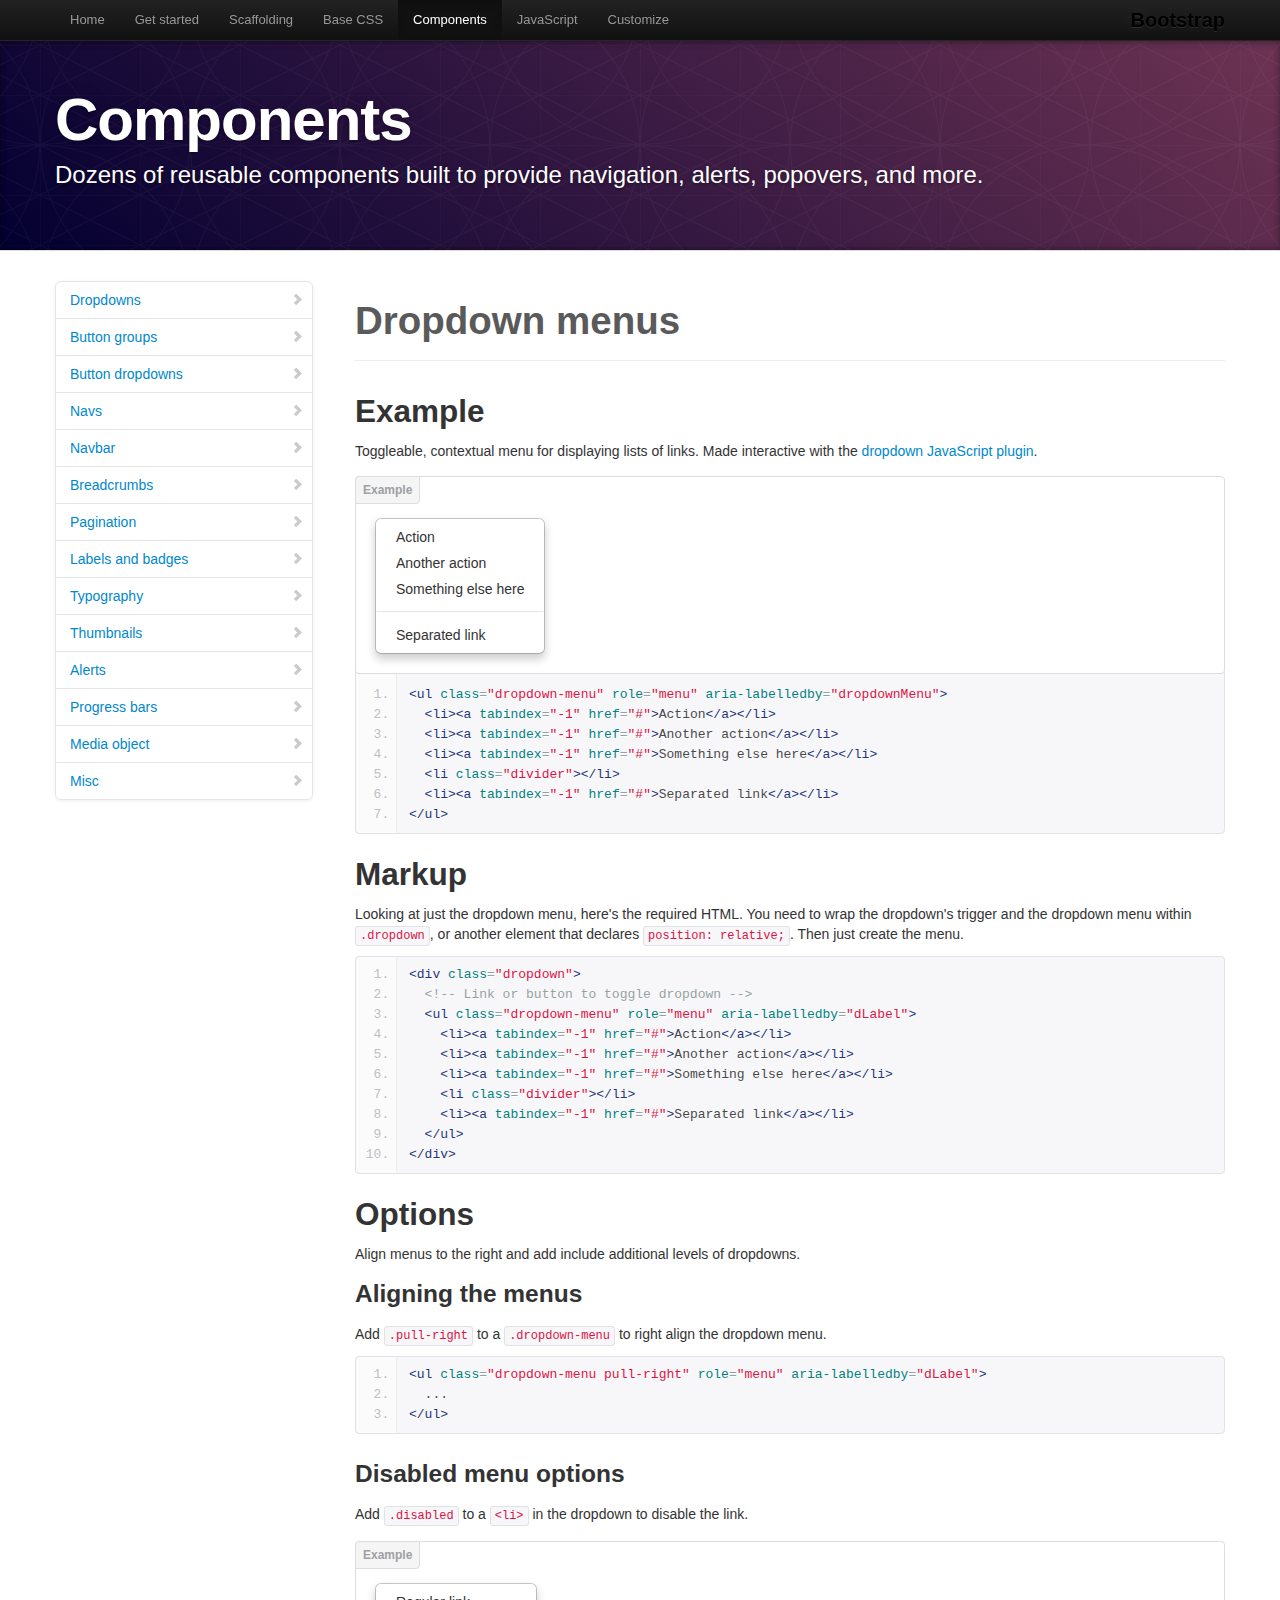
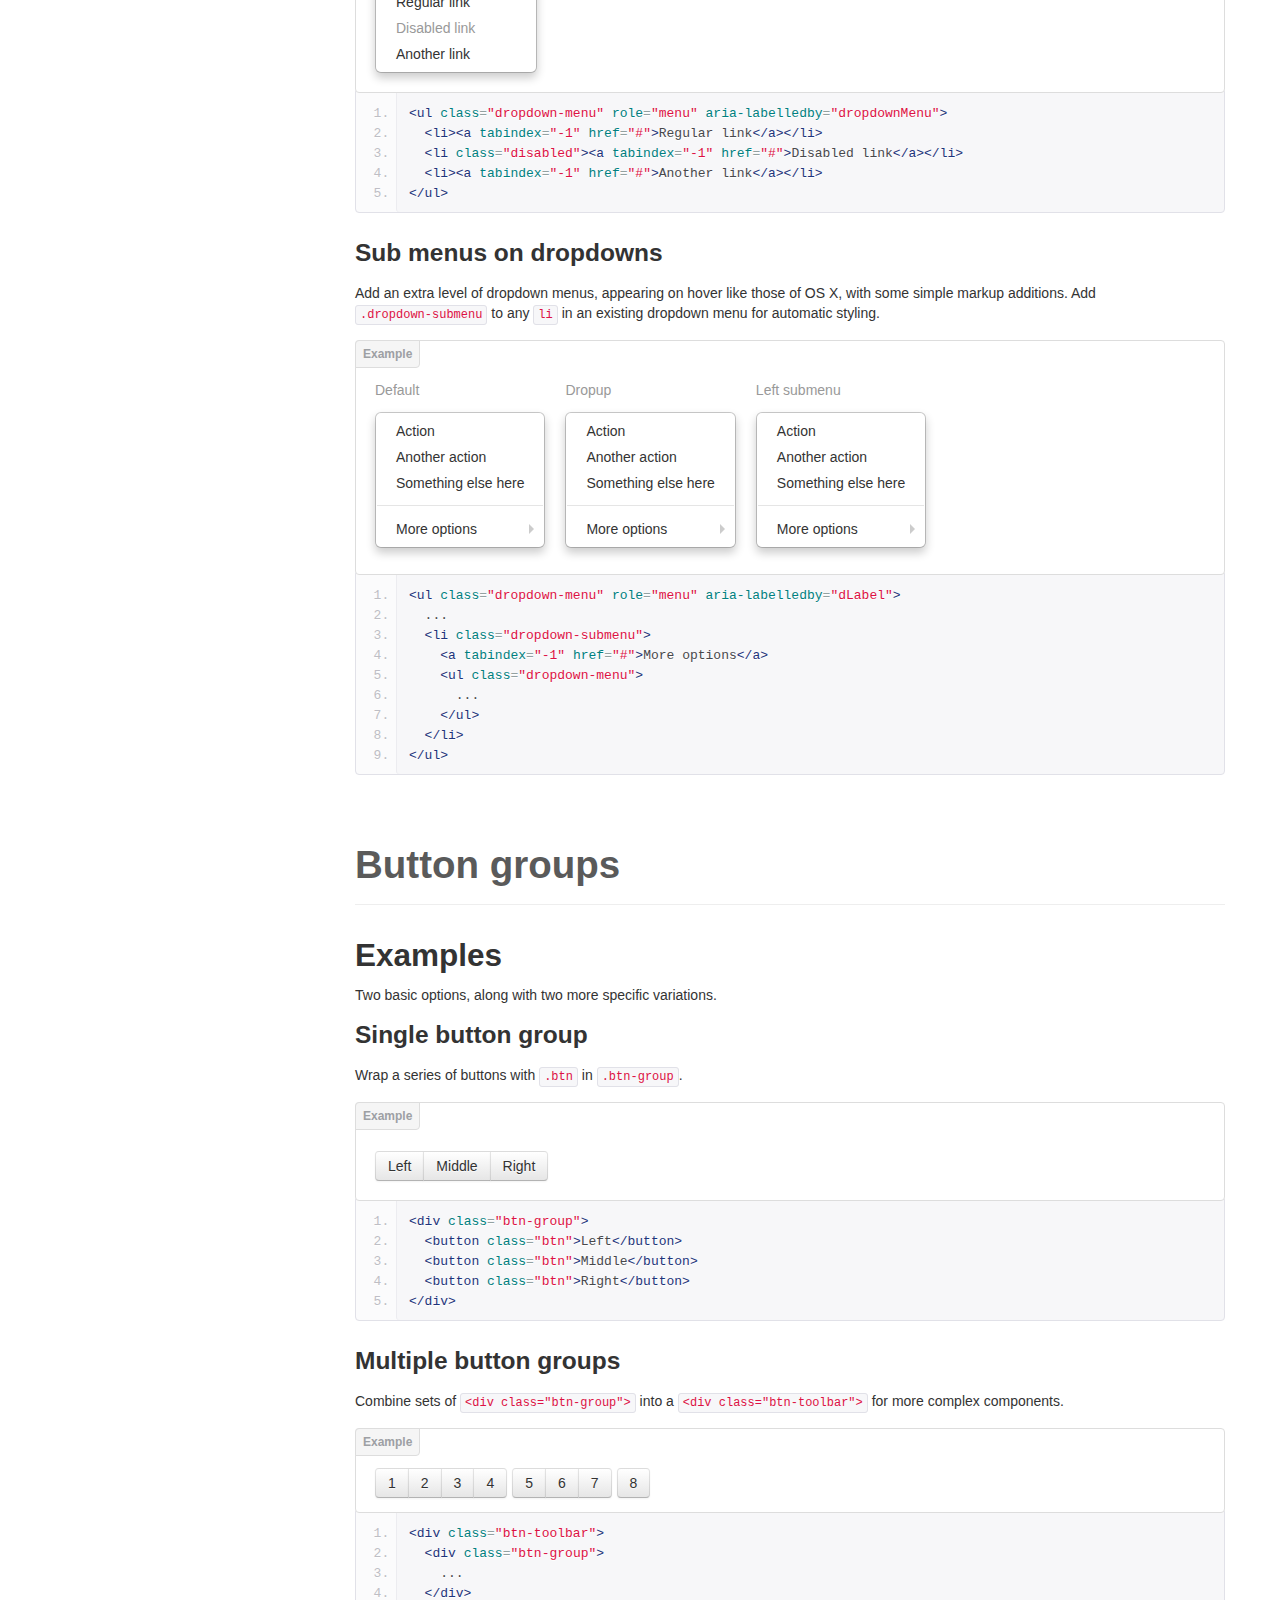
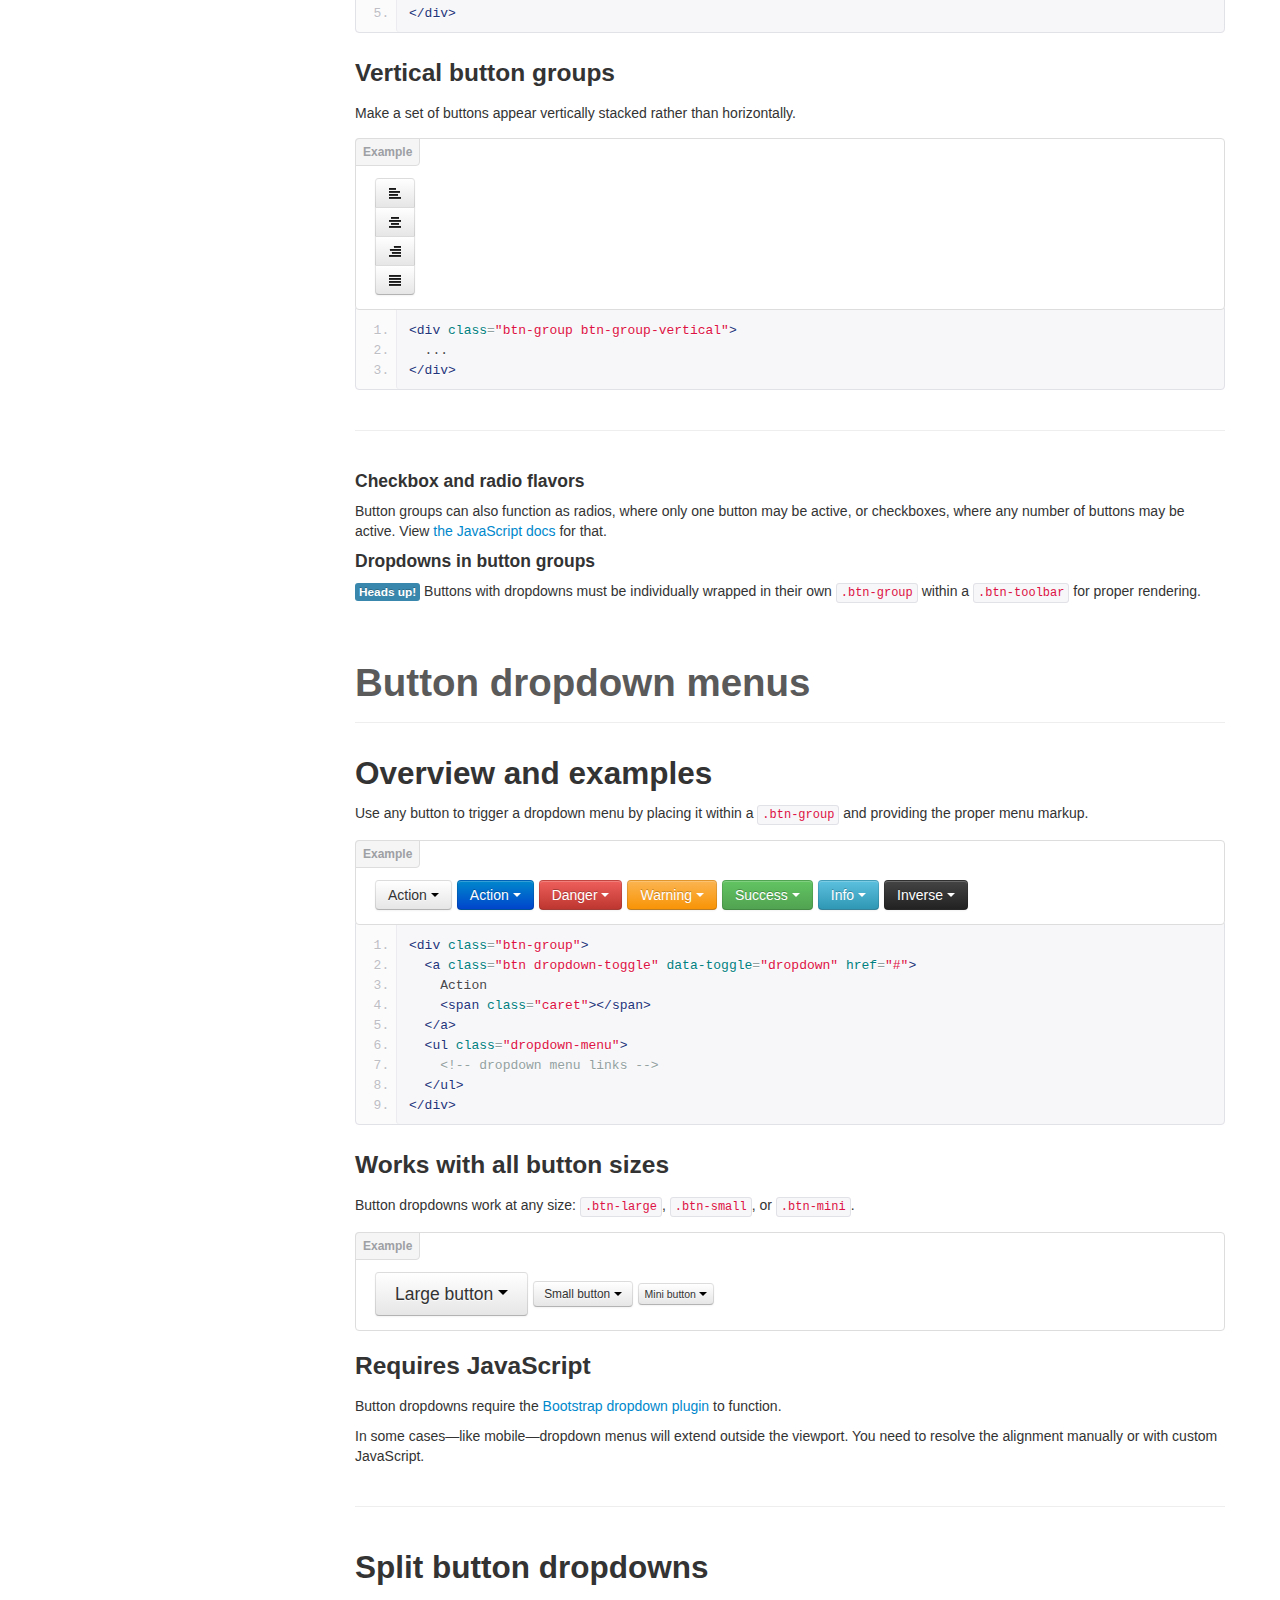
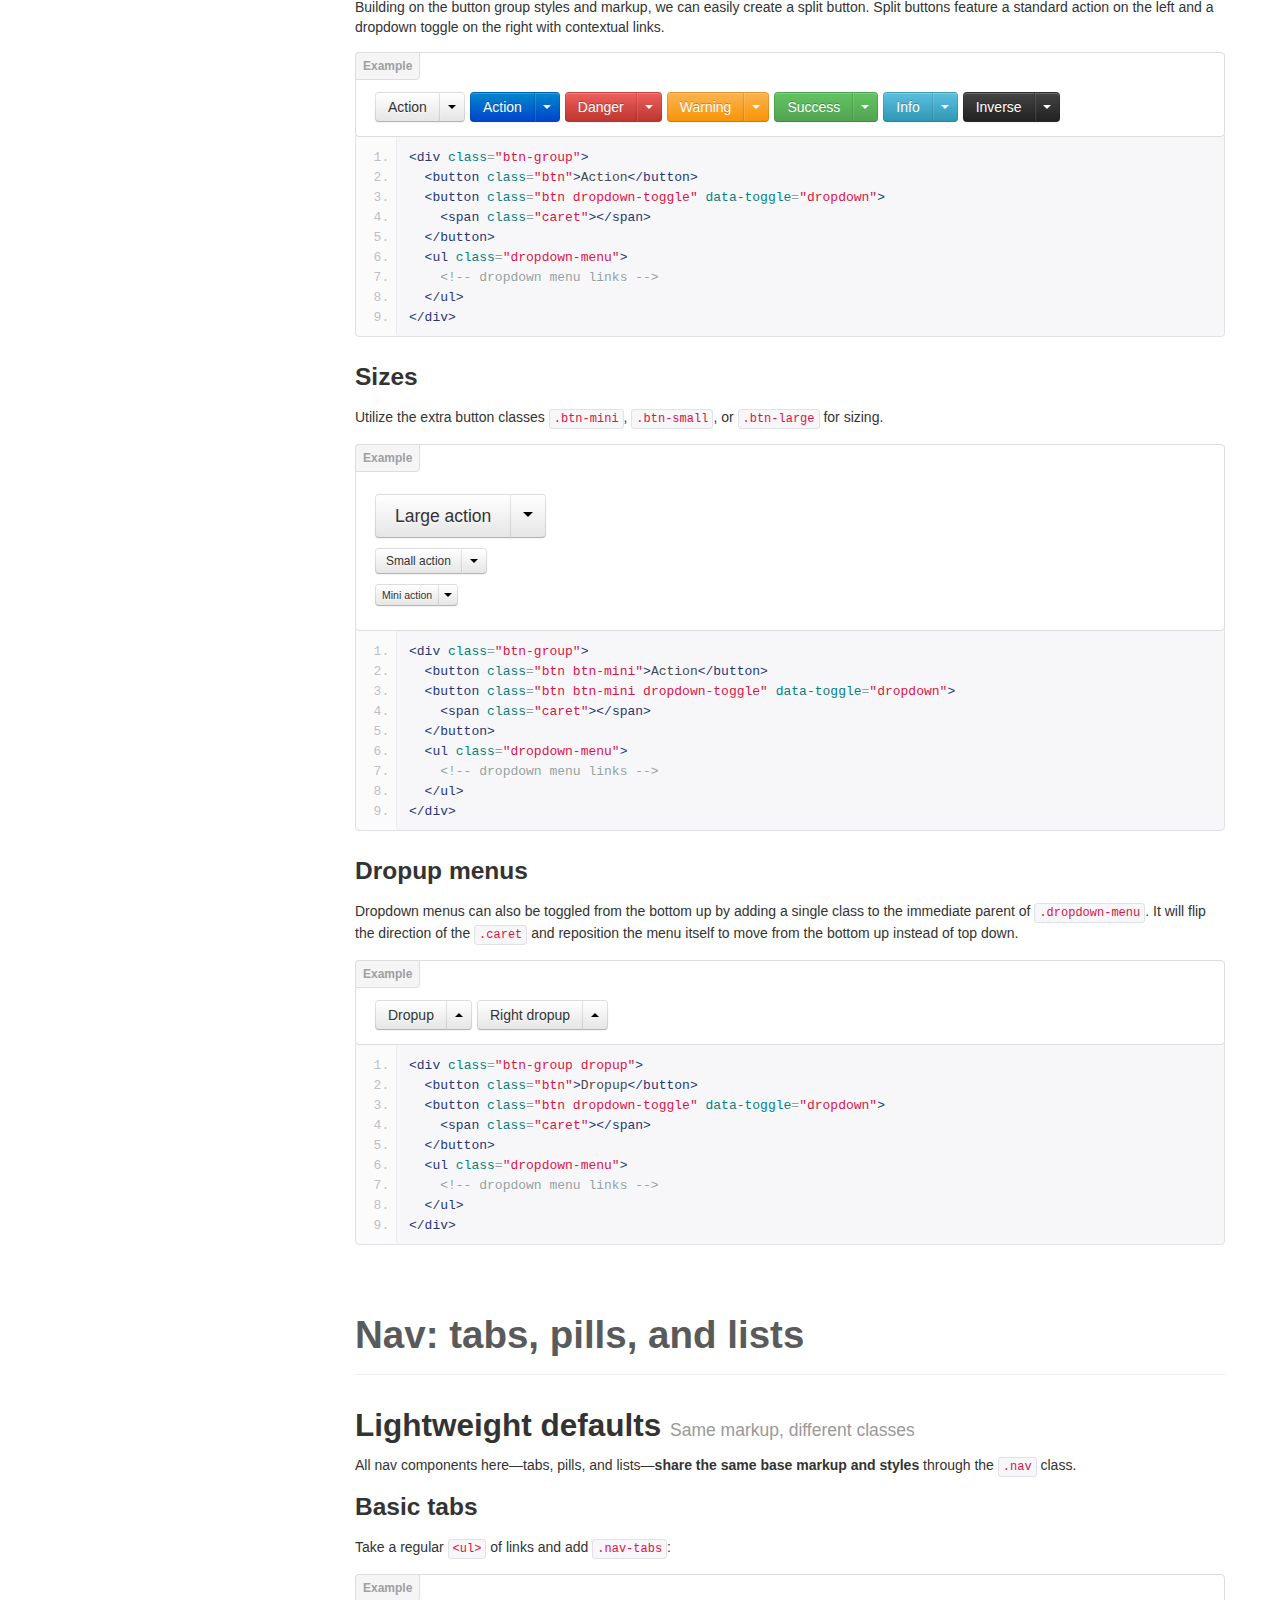
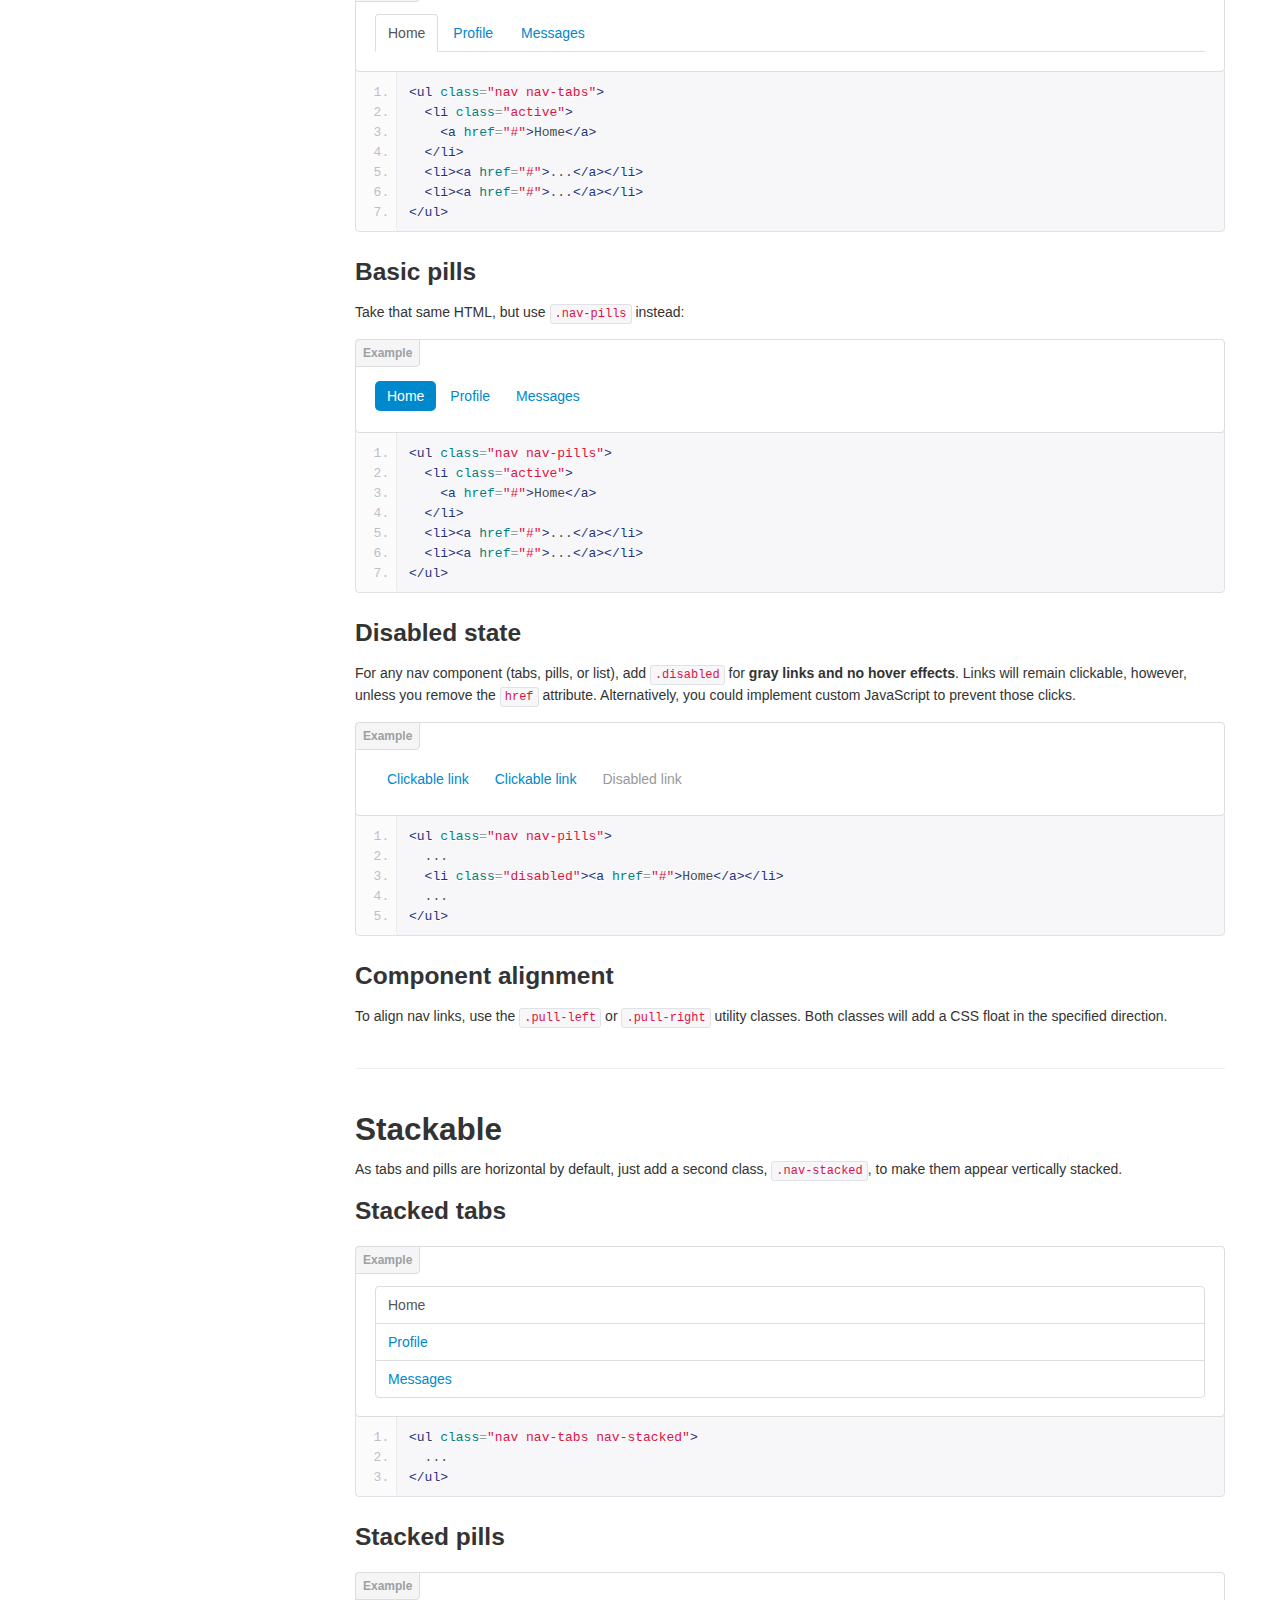
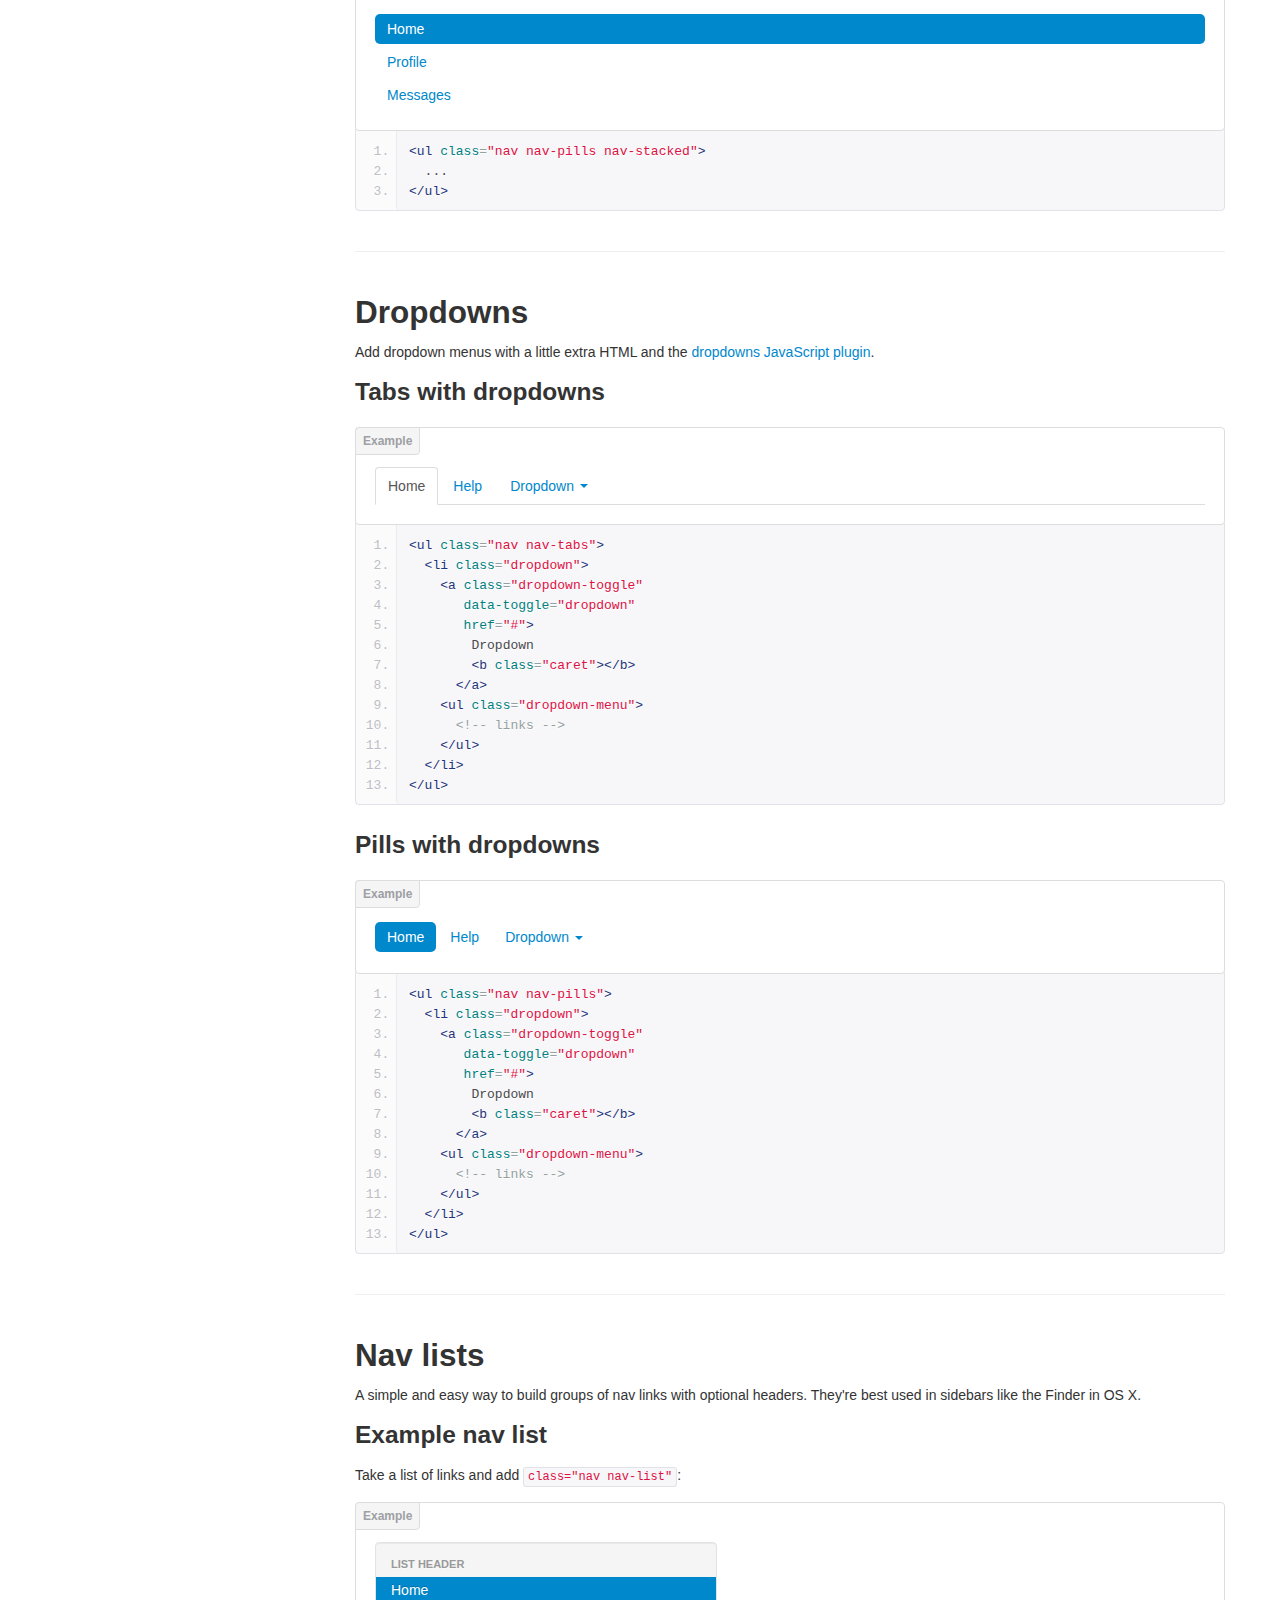
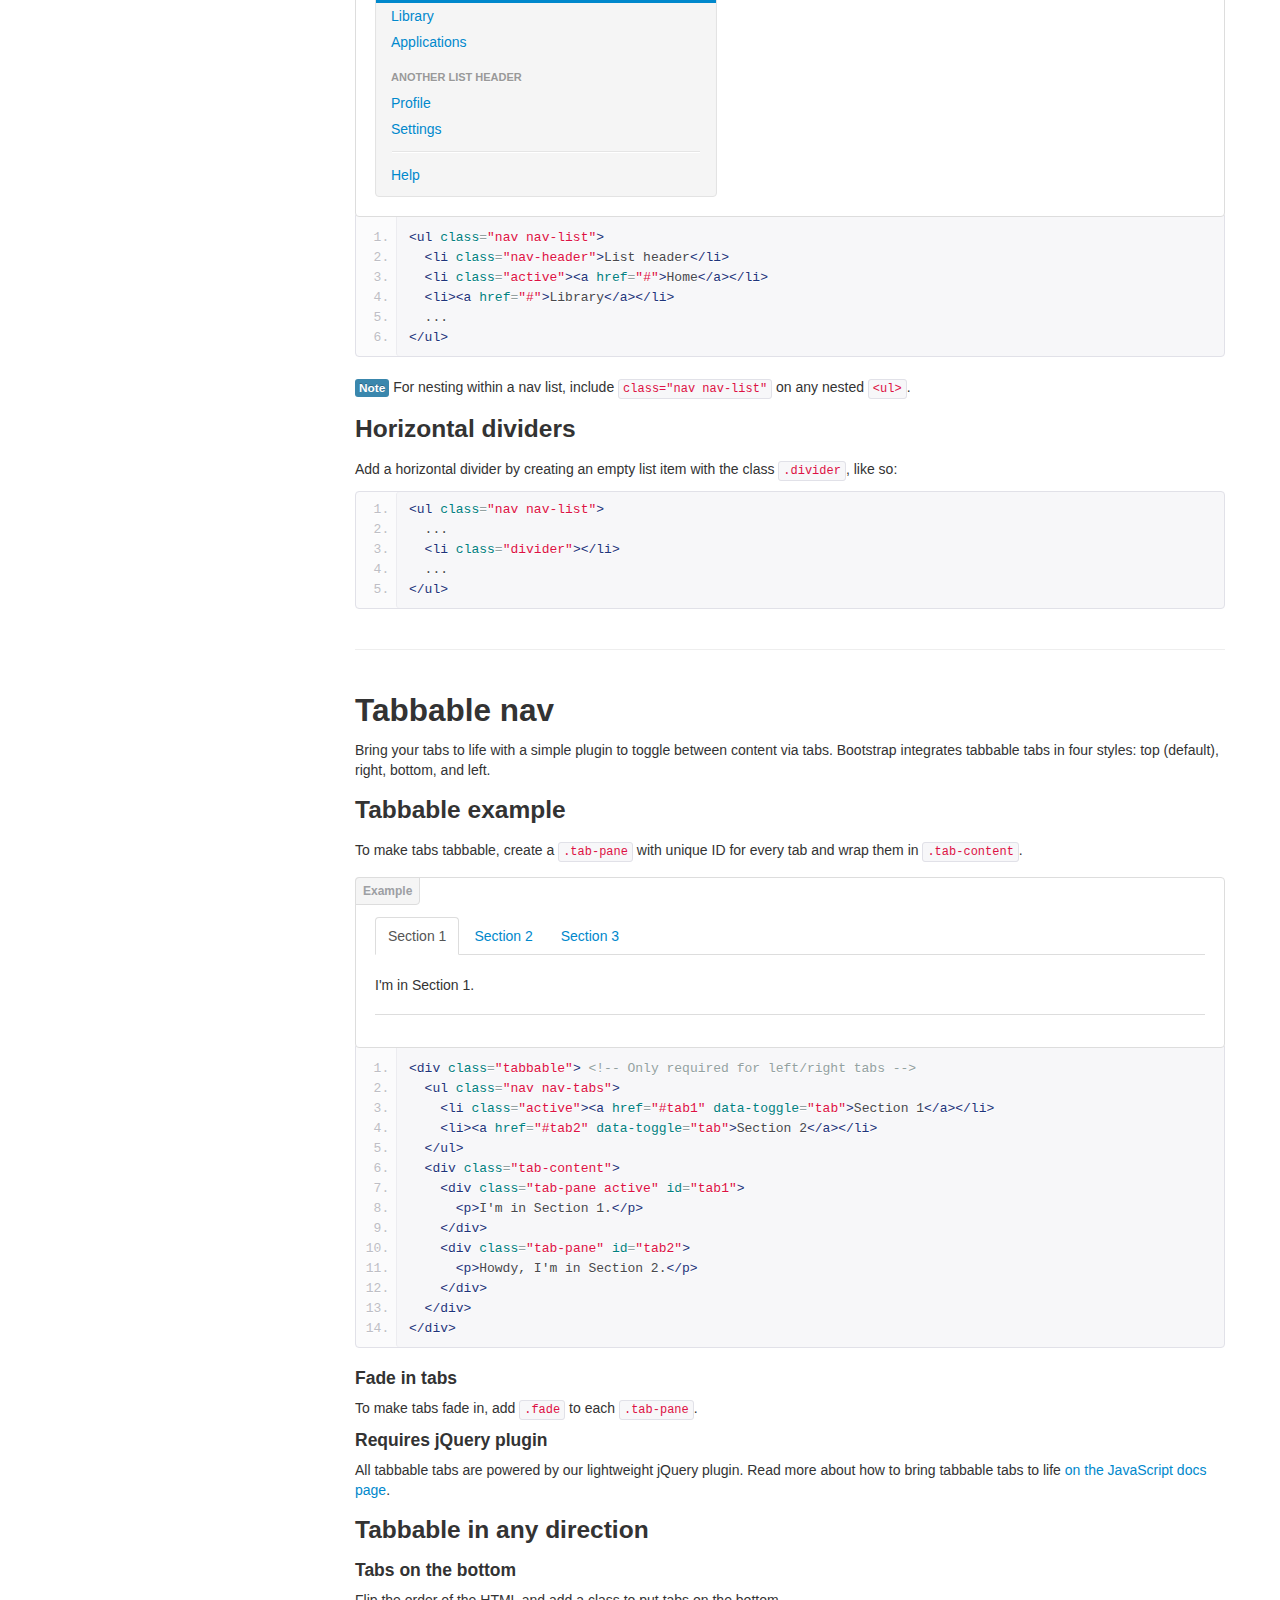
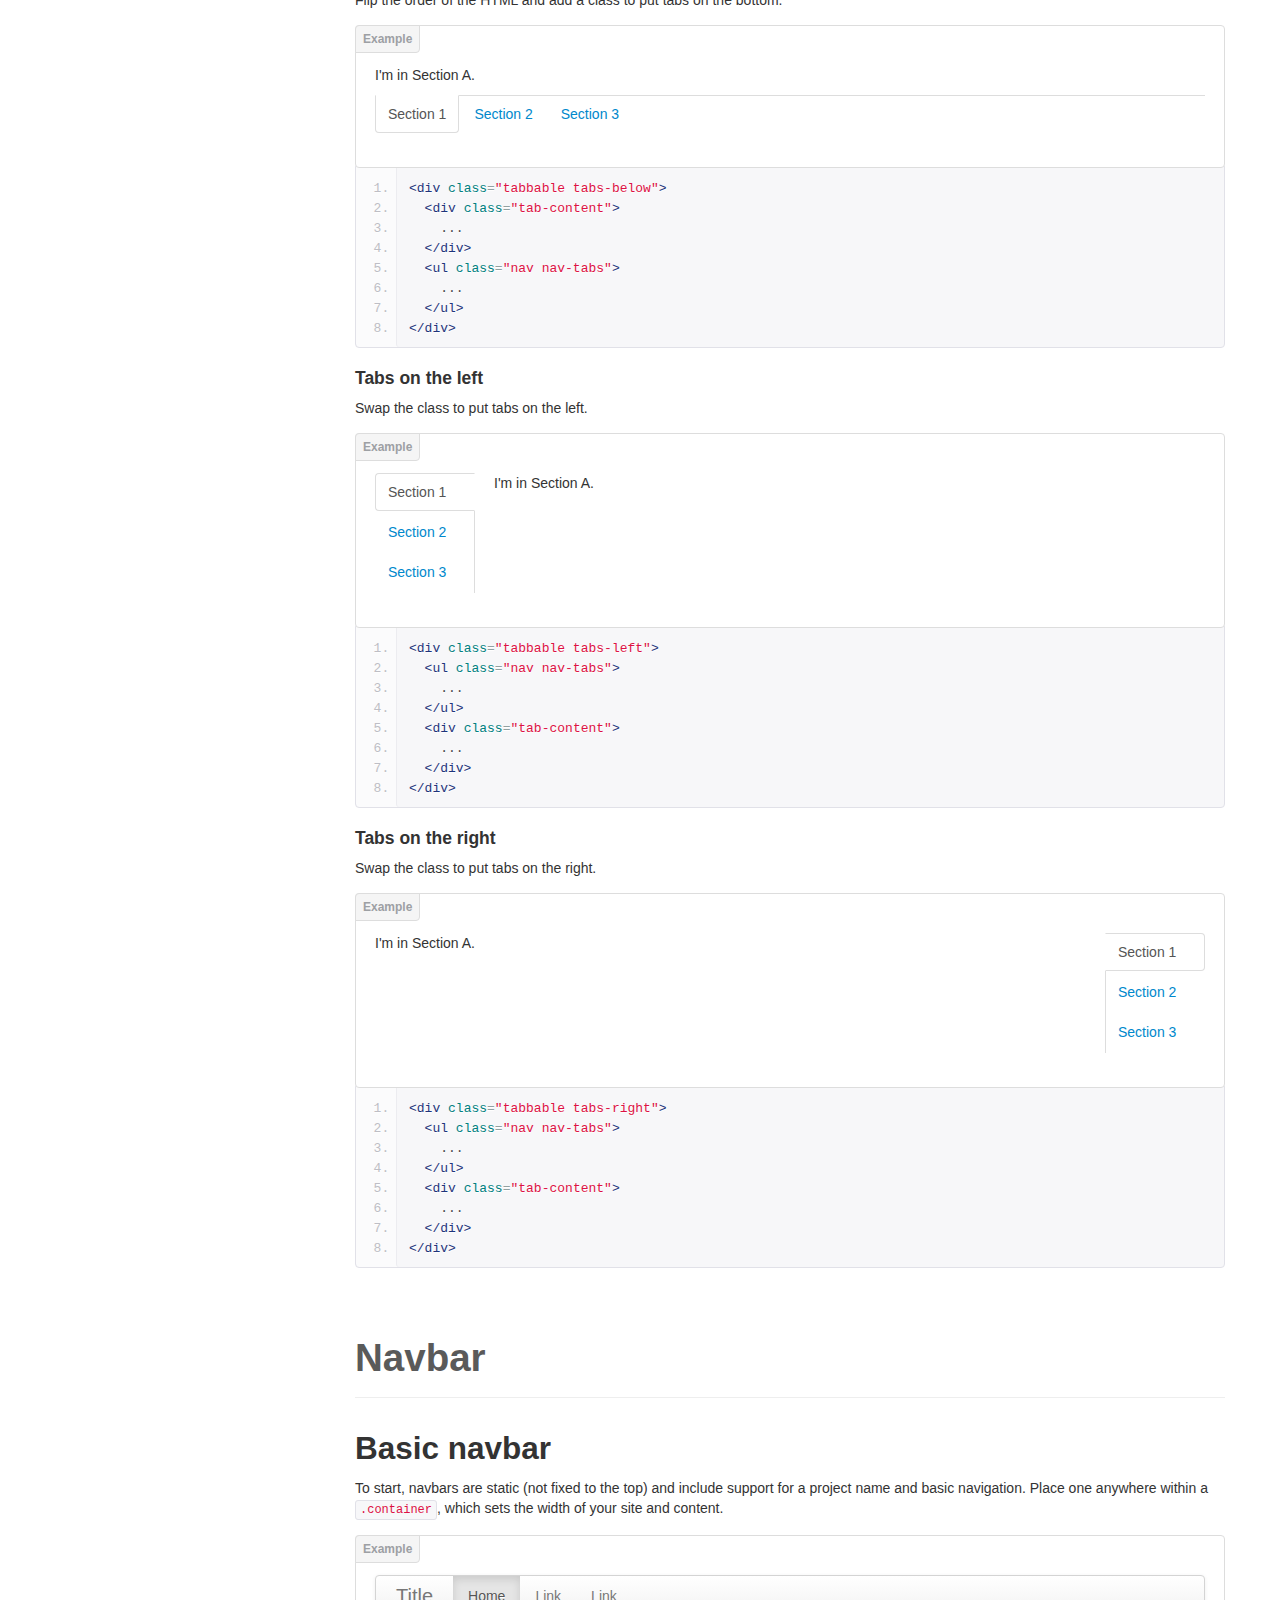
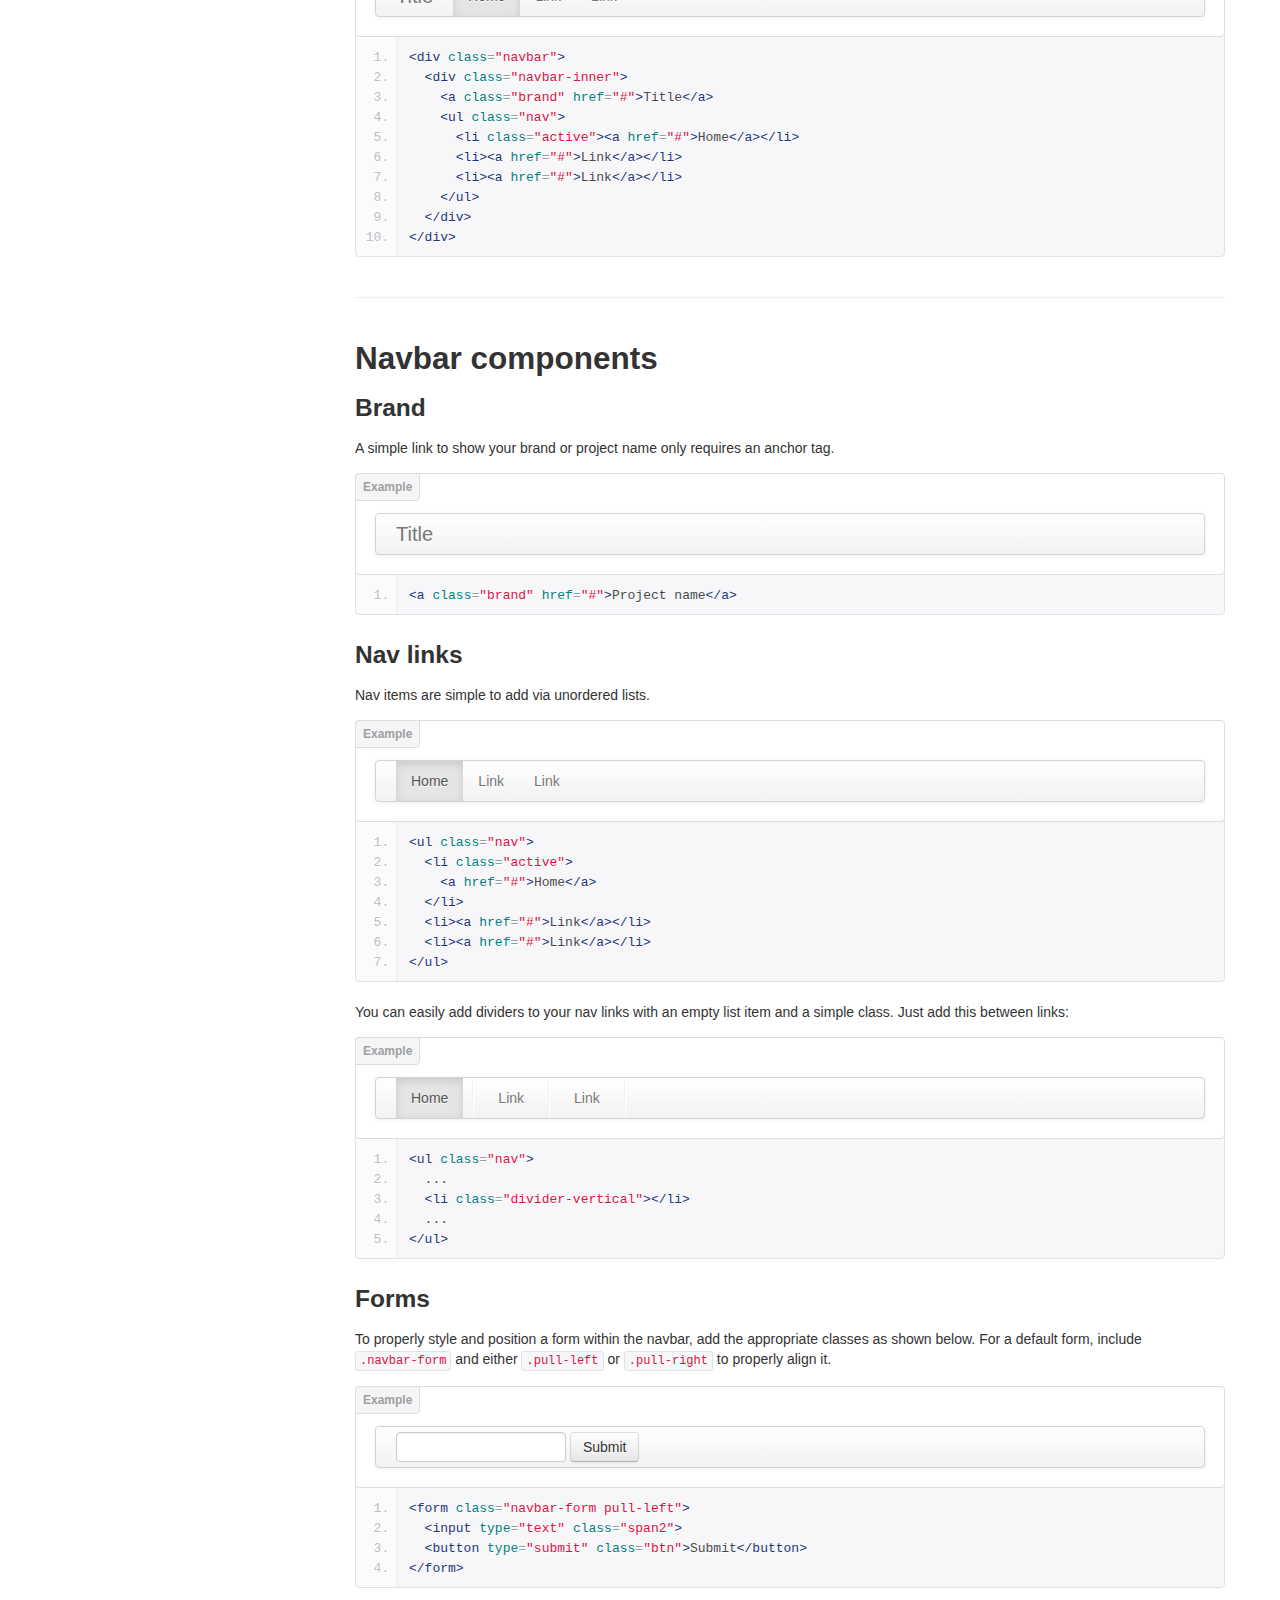
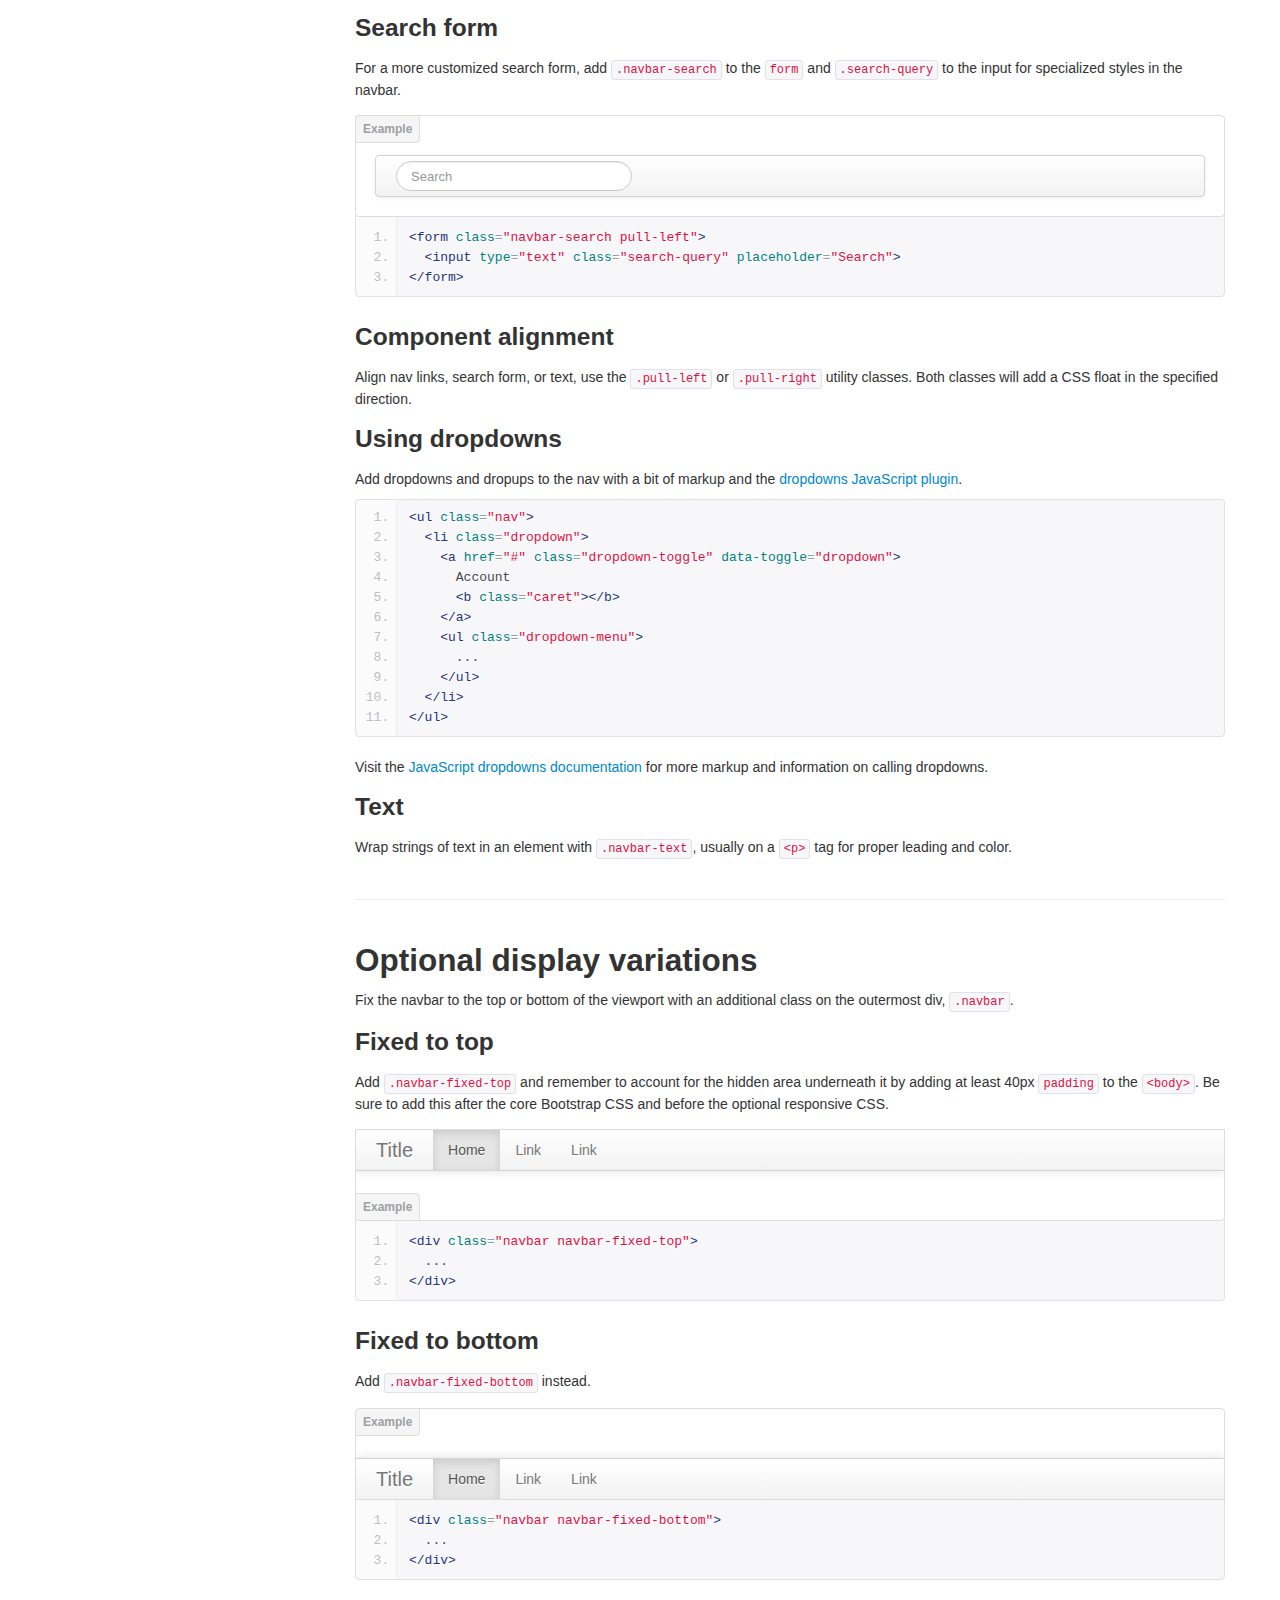
<file: components/bootstrap/docs/components.html>
<!DOCTYPE html>
<html lang="en">
  <head>
    <meta charset="utf-8">
    <title>Components · Bootstrap</title>
    <meta name="viewport" content="width=device-width, initial-scale=1.0">
    <meta name="description" content="">
    <meta name="author" content="">

    <!-- Le styles -->
    <link href="assets/css/bootstrap.css" rel="stylesheet">
    <link href="assets/css/bootstrap-responsive.css" rel="stylesheet">
    <link href="assets/css/docs.css" rel="stylesheet">
    <link href="assets/js/google-code-prettify/prettify.css" rel="stylesheet">

    <!-- Le HTML5 shim, for IE6-8 support of HTML5 elements -->
    <!--[if lt IE 9]>
      <script src="assets/js/html5shiv.js"></script>
    <![endif]-->

    <!-- Le fav and touch icons -->
    <link rel="apple-touch-icon-precomposed" sizes="144x144" href="assets/ico/apple-touch-icon-144-precomposed.png">
    <link rel="apple-touch-icon-precomposed" sizes="114x114" href="assets/ico/apple-touch-icon-114-precomposed.png">
      <link rel="apple-touch-icon-precomposed" sizes="72x72" href="assets/ico/apple-touch-icon-72-precomposed.png">
                    <link rel="apple-touch-icon-precomposed" href="assets/ico/apple-touch-icon-57-precomposed.png">
                                   <link rel="shortcut icon" href="assets/ico/favicon.png">

  </head>

  <body data-spy="scroll" data-target=".bs-docs-sidebar">

    <!-- Navbar
    ================================================== -->
    <div class="navbar navbar-inverse navbar-fixed-top">
      <div class="navbar-inner">
        <div class="container">
          <button type="button" class="btn btn-navbar" data-toggle="collapse" data-target=".nav-collapse">
            <span class="icon-bar"></span>
            <span class="icon-bar"></span>
            <span class="icon-bar"></span>
          </button>
          <a class="brand" href="./index.html">Bootstrap</a>
          <div class="nav-collapse collapse">
            <ul class="nav">
              <li class="">
                <a href="./index.html">Home</a>
              </li>
              <li class="">
                <a href="./getting-started.html">Get started</a>
              </li>
              <li class="">
                <a href="./scaffolding.html">Scaffolding</a>
              </li>
              <li class="">
                <a href="./base-css.html">Base CSS</a>
              </li>
              <li class="active">
                <a href="./components.html">Components</a>
              </li>
              <li class="">
                <a href="./javascript.html">JavaScript</a>
              </li>
              <li class="">
                <a href="./customize.html">Customize</a>
              </li>
            </ul>
          </div>
        </div>
      </div>
    </div>

<!-- Subhead
================================================== -->
<header class="jumbotron subhead" id="overview">
  <div class="container">
    <h1>Components</h1>
    <p class="lead">Dozens of reusable components built to provide navigation, alerts, popovers, and more.</p>
  </div>
</header>


  <div class="container">

    <!-- Docs nav
    ================================================== -->
    <div class="row">
      <div class="span3 bs-docs-sidebar">
        <ul class="nav nav-list bs-docs-sidenav">
          <li><a href="#dropdowns"><i class="icon-chevron-right"></i> Dropdowns</a></li>
          <li><a href="#buttonGroups"><i class="icon-chevron-right"></i> Button groups</a></li>
          <li><a href="#buttonDropdowns"><i class="icon-chevron-right"></i> Button dropdowns</a></li>
          <li><a href="#navs"><i class="icon-chevron-right"></i> Navs</a></li>
          <li><a href="#navbar"><i class="icon-chevron-right"></i> Navbar</a></li>
          <li><a href="#breadcrumbs"><i class="icon-chevron-right"></i> Breadcrumbs</a></li>
          <li><a href="#pagination"><i class="icon-chevron-right"></i> Pagination</a></li>
          <li><a href="#labels-badges"><i class="icon-chevron-right"></i> Labels and badges</a></li>
          <li><a href="#typography"><i class="icon-chevron-right"></i> Typography</a></li>
          <li><a href="#thumbnails"><i class="icon-chevron-right"></i> Thumbnails</a></li>
          <li><a href="#alerts"><i class="icon-chevron-right"></i> Alerts</a></li>
          <li><a href="#progress"><i class="icon-chevron-right"></i> Progress bars</a></li>
          <li><a href="#media"><i class="icon-chevron-right"></i> Media object</a></li>
          <li><a href="#misc"><i class="icon-chevron-right"></i> Misc</a></li>
        </ul>
      </div>
      <div class="span9">



        <!-- Dropdowns
        ================================================== -->
        <section id="dropdowns">
          <div class="page-header">
            <h1>Dropdown menus</h1>
          </div>

          <h2>Example</h2>
          <p>Toggleable, contextual menu for displaying lists of links. Made interactive with the <a href="./javascript.html#dropdowns">dropdown JavaScript plugin</a>.</p>
          <div class="bs-docs-example">
            <div class="dropdown clearfix">
              <ul class="dropdown-menu" role="menu" aria-labelledby="dropdownMenu" style="display: block; position: static; margin-bottom: 5px; *width: 180px;">
                <li><a tabindex="-1" href="#">Action</a></li>
                <li><a tabindex="-1" href="#">Another action</a></li>
                <li><a tabindex="-1" href="#">Something else here</a></li>
                <li class="divider"></li>
                <li><a tabindex="-1" href="#">Separated link</a></li>
              </ul>
            </div>
          </div>
<pre class="prettyprint linenums">
&lt;ul class="dropdown-menu" role="menu" aria-labelledby="dropdownMenu"&gt;
  &lt;li&gt;&lt;a tabindex="-1" href="#"&gt;Action&lt;/a&gt;&lt;/li&gt;
  &lt;li&gt;&lt;a tabindex="-1" href="#"&gt;Another action&lt;/a&gt;&lt;/li&gt;
  &lt;li&gt;&lt;a tabindex="-1" href="#"&gt;Something else here&lt;/a&gt;&lt;/li&gt;
  &lt;li class="divider"&gt;&lt;/li&gt;
  &lt;li&gt;&lt;a tabindex="-1" href="#"&gt;Separated link&lt;/a&gt;&lt;/li&gt;
&lt;/ul&gt;
</pre>

          <h2>Markup</h2>
          <p>Looking at just the dropdown menu, here's the required HTML. You need to wrap the dropdown's trigger and the dropdown menu within <code>.dropdown</code>, or another element that declares <code>position: relative;</code>. Then just create the menu.</p>

<pre class="prettyprint linenums">
&lt;div class="dropdown"&gt;
  &lt;!-- Link or button to toggle dropdown --&gt;
  &lt;ul class="dropdown-menu" role="menu" aria-labelledby="dLabel"&gt;
    &lt;li&gt;&lt;a tabindex="-1" href="#"&gt;Action&lt;/a&gt;&lt;/li&gt;
    &lt;li&gt;&lt;a tabindex="-1" href="#"&gt;Another action&lt;/a&gt;&lt;/li&gt;
    &lt;li&gt;&lt;a tabindex="-1" href="#"&gt;Something else here&lt;/a&gt;&lt;/li&gt;
    &lt;li class="divider"&gt;&lt;/li&gt;
    &lt;li&gt;&lt;a tabindex="-1" href="#"&gt;Separated link&lt;/a&gt;&lt;/li&gt;
  &lt;/ul&gt;
&lt;/div&gt;
</pre>

          <h2>Options</h2>
          <p>Align menus to the right and add include additional levels of dropdowns.</p>

          <h3>Aligning the menus</h3>
          <p>Add <code>.pull-right</code> to a <code>.dropdown-menu</code> to right align the dropdown menu.</p>
<pre class="prettyprint linenums">
&lt;ul class="dropdown-menu pull-right" role="menu" aria-labelledby="dLabel"&gt;
  ...
&lt;/ul&gt;
</pre>

          <h3>Disabled menu options</h3>
          <p>Add <code>.disabled</code> to a <code>&lt;li&gt;</code> in the dropdown to disable the link.</p>
          <div class="bs-docs-example">
            <div class="dropdown clearfix">
              <ul class="dropdown-menu" role="menu" aria-labelledby="dropdownMenu" style="display: block; position: static; margin-bottom: 5px; *width: 180px;">
                <li><a tabindex="-1" href="#">Regular link</a></li>
                <li class="disabled"><a tabindex="-1" href="#">Disabled link</a></li>
                <li><a tabindex="-1" href="#">Another link</a></li>
              </ul>
            </div>
          </div>
<pre class="prettyprint linenums">
&lt;ul class="dropdown-menu" role="menu" aria-labelledby="dropdownMenu"&gt;
  &lt;li&gt;&lt;a tabindex="-1" href="#"&gt;Regular link&lt;/a&gt;&lt;/li&gt;
  &lt;li class="disabled"&gt;&lt;a tabindex="-1" href="#"&gt;Disabled link&lt;/a&gt;&lt;/li&gt;
  &lt;li&gt;&lt;a tabindex="-1" href="#"&gt;Another link&lt;/a&gt;&lt;/li&gt;
&lt;/ul&gt;
</pre>

          <h3>Sub menus on dropdowns</h3>
          <p>Add an extra level of dropdown menus, appearing on hover like those of OS X, with some simple markup additions. Add <code>.dropdown-submenu</code> to any <code>li</code> in an existing dropdown menu for automatic styling.</p>
          <div class="bs-docs-example bs-docs-example-submenus">

            <div class="pull-left">
              <p class="muted">Default</p>
              <div class="dropdown clearfix">
                <ul class="dropdown-menu" role="menu" aria-labelledby="dropdownMenu">
                  <li><a tabindex="-1" href="#">Action</a></li>
                  <li><a tabindex="-1" href="#">Another action</a></li>
                  <li><a tabindex="-1" href="#">Something else here</a></li>
                  <li class="divider"></li>
                  <li class="dropdown-submenu">
                    <a tabindex="-1" href="#">More options</a>
                    <ul class="dropdown-menu">
                      <li><a tabindex="-1" href="#">Second level link</a></li>
                      <li><a tabindex="-1" href="#">Second level link</a></li>
                      <li><a tabindex="-1" href="#">Second level link</a></li>
                      <li><a tabindex="-1" href="#">Second level link</a></li>
                      <li><a tabindex="-1" href="#">Second level link</a></li>
                    </ul>
                  </li>
                </ul>
              </div>
            </div>

            <div class="pull-left">
              <p class="muted">Dropup</p>
              <div class="dropup">
                <ul class="dropdown-menu" role="menu" aria-labelledby="dropdownMenu">
                  <li><a tabindex="-1" href="#">Action</a></li>
                  <li><a tabindex="-1" href="#">Another action</a></li>
                  <li><a tabindex="-1" href="#">Something else here</a></li>
                  <li class="divider"></li>
                  <li class="dropdown-submenu">
                    <a tabindex="-1" href="#">More options</a>
                    <ul class="dropdown-menu">
                      <li><a tabindex="-1" href="#">Second level link</a></li>
                      <li><a tabindex="-1" href="#">Second level link</a></li>
                      <li><a tabindex="-1" href="#">Second level link</a></li>
                      <li><a tabindex="-1" href="#">Second level link</a></li>
                      <li><a tabindex="-1" href="#">Second level link</a></li>
                    </ul>
                  </li>
                </ul>
              </div>
            </div>

            <div class="pull-left">
              <p class="muted">Left submenu</p>
              <div class="dropdown">
                <ul class="dropdown-menu" role="menu" aria-labelledby="dropdownMenu">
                  <li><a tabindex="-1" href="#">Action</a></li>
                  <li><a tabindex="-1" href="#">Another action</a></li>
                  <li><a tabindex="-1" href="#">Something else here</a></li>
                  <li class="divider"></li>
                  <li class="dropdown-submenu pull-left">
                    <a tabindex="-1" href="#">More options</a>
                    <ul class="dropdown-menu">
                      <li><a tabindex="-1" href="#">Second level link</a></li>
                      <li><a tabindex="-1" href="#">Second level link</a></li>
                      <li><a tabindex="-1" href="#">Second level link</a></li>
                      <li><a tabindex="-1" href="#">Second level link</a></li>
                      <li><a tabindex="-1" href="#">Second level link</a></li>
                    </ul>
                  </li>
                </ul>
              </div>
            </div>

          </div>
<pre class="prettyprint linenums">
&lt;ul class="dropdown-menu" role="menu" aria-labelledby="dLabel"&gt;
  ...
  &lt;li class="dropdown-submenu"&gt;
    &lt;a tabindex="-1" href="#"&gt;More options&lt;/a&gt;
    &lt;ul class="dropdown-menu"&gt;
      ...
    &lt;/ul&gt;
  &lt;/li&gt;
&lt;/ul&gt;
</pre>

        </section>




        <!-- Button Groups
        ================================================== -->
        <section id="buttonGroups">
          <div class="page-header">
            <h1>Button groups</h1>
          </div>

          <h2>Examples</h2>
          <p>Two basic options, along with two more specific variations.</p>

          <h3>Single button group</h3>
          <p>Wrap a series of buttons with <code>.btn</code> in <code>.btn-group</code>.</p>
          <div class="bs-docs-example">
            <div class="btn-group" style="margin: 9px 0 5px;">
              <button class="btn">Left</button>
              <button class="btn">Middle</button>
              <button class="btn">Right</button>
            </div>
          </div>
<pre class="prettyprint linenums">
&lt;div class="btn-group"&gt;
  &lt;button class="btn"&gt;Left&lt;/button&gt;
  &lt;button class="btn"&gt;Middle&lt;/button&gt;
  &lt;button class="btn"&gt;Right&lt;/button&gt;
&lt;/div&gt;
</pre>

          <h3>Multiple button groups</h3>
          <p>Combine sets of <code>&lt;div class="btn-group"&gt;</code> into a <code>&lt;div class="btn-toolbar"&gt;</code> for more complex components.</p>
          <div class="bs-docs-example">
            <div class="btn-toolbar" style="margin: 0;">
              <div class="btn-group">
                <button class="btn">1</button>
                <button class="btn">2</button>
                <button class="btn">3</button>
                <button class="btn">4</button>
              </div>
              <div class="btn-group">
                <button class="btn">5</button>
                <button class="btn">6</button>
                <button class="btn">7</button>
              </div>
              <div class="btn-group">
                <button class="btn">8</button>
              </div>
            </div>
          </div>
<pre class="prettyprint linenums">
&lt;div class="btn-toolbar"&gt;
  &lt;div class="btn-group"&gt;
    ...
  &lt;/div&gt;
&lt;/div&gt;
</pre>

          <h3>Vertical button groups</h3>
          <p>Make a set of buttons appear vertically stacked rather than horizontally.</p>
          <div class="bs-docs-example">
            <div class="btn-group btn-group-vertical">
              <button type="button" class="btn"><i class="icon-align-left"></i></button>
              <button type="button" class="btn"><i class="icon-align-center"></i></button>
              <button type="button" class="btn"><i class="icon-align-right"></i></button>
              <button type="button" class="btn"><i class="icon-align-justify"></i></button>
            </div>
          </div>
<pre class="prettyprint linenums">
&lt;div class="btn-group btn-group-vertical"&gt;
  ...
&lt;/div&gt;
</pre>


          <hr class="bs-docs-separator">


          <h4>Checkbox and radio flavors</h4>
          <p>Button groups can also function as radios, where only one button may be active, or checkboxes, where any number of buttons may be active. View <a href="./javascript.html#buttons">the JavaScript docs</a> for that.</p>

          <h4>Dropdowns in button groups</h4>
          <p><span class="label label-info">Heads up!</span> Buttons with dropdowns must be individually wrapped in their own <code>.btn-group</code> within a <code>.btn-toolbar</code> for proper rendering.</p>
        </section>



        <!-- Split button dropdowns
        ================================================== -->
        <section id="buttonDropdowns">
          <div class="page-header">
            <h1>Button dropdown menus</h1>
          </div>


          <h2>Overview and examples</h2>
          <p>Use any button to trigger a dropdown menu by placing it within a <code>.btn-group</code> and providing the proper menu markup.</p>
          <div class="bs-docs-example">
            <div class="btn-toolbar" style="margin: 0;">
              <div class="btn-group">
                <button class="btn dropdown-toggle" data-toggle="dropdown">Action <span class="caret"></span></button>
                <ul class="dropdown-menu">
                  <li><a href="#">Action</a></li>
                  <li><a href="#">Another action</a></li>
                  <li><a href="#">Something else here</a></li>
                  <li class="divider"></li>
                  <li><a href="#">Separated link</a></li>
                </ul>
              </div><!-- /btn-group -->
              <div class="btn-group">
                <button class="btn btn-primary dropdown-toggle" data-toggle="dropdown">Action <span class="caret"></span></button>
                <ul class="dropdown-menu">
                  <li><a href="#">Action</a></li>
                  <li><a href="#">Another action</a></li>
                  <li><a href="#">Something else here</a></li>
                  <li class="divider"></li>
                  <li><a href="#">Separated link</a></li>
                </ul>
              </div><!-- /btn-group -->
              <div class="btn-group">
                <button class="btn btn-danger dropdown-toggle" data-toggle="dropdown">Danger <span class="caret"></span></button>
                <ul class="dropdown-menu">
                  <li><a href="#">Action</a></li>
                  <li><a href="#">Another action</a></li>
                  <li><a href="#">Something else here</a></li>
                  <li class="divider"></li>
                  <li><a href="#">Separated link</a></li>
                </ul>
              </div><!-- /btn-group -->
              <div class="btn-group">
                <button class="btn btn-warning dropdown-toggle" data-toggle="dropdown">Warning <span class="caret"></span></button>
                <ul class="dropdown-menu">
                  <li><a href="#">Action</a></li>
                  <li><a href="#">Another action</a></li>
                  <li><a href="#">Something else here</a></li>
                  <li class="divider"></li>
                  <li><a href="#">Separated link</a></li>
                </ul>
              </div><!-- /btn-group -->
              <div class="btn-group">
                <button class="btn btn-success dropdown-toggle" data-toggle="dropdown">Success <span class="caret"></span></button>
                <ul class="dropdown-menu">
                  <li><a href="#">Action</a></li>
                  <li><a href="#">Another action</a></li>
                  <li><a href="#">Something else here</a></li>
                  <li class="divider"></li>
                  <li><a href="#">Separated link</a></li>
                </ul>
              </div><!-- /btn-group -->
              <div class="btn-group">
                <button class="btn btn-info dropdown-toggle" data-toggle="dropdown">Info <span class="caret"></span></button>
                <ul class="dropdown-menu">
                  <li><a href="#">Action</a></li>
                  <li><a href="#">Another action</a></li>
                  <li><a href="#">Something else here</a></li>
                  <li class="divider"></li>
                  <li><a href="#">Separated link</a></li>
                </ul>
              </div><!-- /btn-group -->
              <div class="btn-group">
                <button class="btn btn-inverse dropdown-toggle" data-toggle="dropdown">Inverse <span class="caret"></span></button>
                <ul class="dropdown-menu">
                  <li><a href="#">Action</a></li>
                  <li><a href="#">Another action</a></li>
                  <li><a href="#">Something else here</a></li>
                  <li class="divider"></li>
                  <li><a href="#">Separated link</a></li>
                </ul>
              </div><!-- /btn-group -->
            </div><!-- /btn-toolbar -->
          </div>
<pre class="prettyprint linenums">
&lt;div class="btn-group"&gt;
  &lt;a class="btn dropdown-toggle" data-toggle="dropdown" href="#"&gt;
    Action
    &lt;span class="caret"&gt;&lt;/span&gt;
  &lt;/a&gt;
  &lt;ul class="dropdown-menu"&gt;
    &lt;!-- dropdown menu links --&gt;
  &lt;/ul&gt;
&lt;/div&gt;
</pre>

          <h3>Works with all button sizes</h3>
          <p>Button dropdowns work at any size:  <code>.btn-large</code>, <code>.btn-small</code>, or <code>.btn-mini</code>.</p>
          <div class="bs-docs-example">
            <div class="btn-toolbar" style="margin: 0;">
              <div class="btn-group">
                <button class="btn btn-large dropdown-toggle" data-toggle="dropdown">Large button <span class="caret"></span></button>
                <ul class="dropdown-menu">
                  <li><a href="#">Action</a></li>
                  <li><a href="#">Another action</a></li>
                  <li><a href="#">Something else here</a></li>
                  <li class="divider"></li>
                  <li><a href="#">Separated link</a></li>
                </ul>
              </div><!-- /btn-group -->
              <div class="btn-group">
                <button class="btn btn-small dropdown-toggle" data-toggle="dropdown">Small button <span class="caret"></span></button>
                <ul class="dropdown-menu">
                  <li><a href="#">Action</a></li>
                  <li><a href="#">Another action</a></li>
                  <li><a href="#">Something else here</a></li>
                  <li class="divider"></li>
                  <li><a href="#">Separated link</a></li>
                </ul>
              </div><!-- /btn-group -->
              <div class="btn-group">
                <button class="btn btn-mini dropdown-toggle" data-toggle="dropdown">Mini button <span class="caret"></span></button>
                <ul class="dropdown-menu">
                  <li><a href="#">Action</a></li>
                  <li><a href="#">Another action</a></li>
                  <li><a href="#">Something else here</a></li>
                  <li class="divider"></li>
                  <li><a href="#">Separated link</a></li>
                </ul>
              </div><!-- /btn-group -->
            </div><!-- /btn-toolbar -->
          </div>

          <h3>Requires JavaScript</h3>
          <p>Button dropdowns require the <a href="./javascript.html#dropdowns">Bootstrap dropdown plugin</a> to function.</p>
          <p>In some cases&mdash;like mobile&mdash;dropdown menus will extend outside the viewport. You need to resolve the alignment manually or with custom JavaScript.</p>


          <hr class="bs-docs-separator">


          <h2>Split button dropdowns</h2>
          <p>Building on the button group styles and markup, we can easily create a split button. Split buttons feature a standard action on the left and a dropdown toggle on the right with contextual links.</p>
          <div class="bs-docs-example">
            <div class="btn-toolbar" style="margin: 0;">
              <div class="btn-group">
                <button class="btn">Action</button>
                <button class="btn dropdown-toggle" data-toggle="dropdown"><span class="caret"></span></button>
                <ul class="dropdown-menu">
                  <li><a href="#">Action</a></li>
                  <li><a href="#">Another action</a></li>
                  <li><a href="#">Something else here</a></li>
                  <li class="divider"></li>
                  <li><a href="#">Separated link</a></li>
                </ul>
              </div><!-- /btn-group -->
              <div class="btn-group">
                <button class="btn btn-primary">Action</button>
                <button class="btn btn-primary dropdown-toggle" data-toggle="dropdown"><span class="caret"></span></button>
                <ul class="dropdown-menu">
                  <li><a href="#">Action</a></li>
                  <li><a href="#">Another action</a></li>
                  <li><a href="#">Something else here</a></li>
                  <li class="divider"></li>
                  <li><a href="#">Separated link</a></li>
                </ul>
              </div><!-- /btn-group -->
              <div class="btn-group">
                <button class="btn btn-danger">Danger</button>
                <button class="btn btn-danger dropdown-toggle" data-toggle="dropdown"><span class="caret"></span></button>
                <ul class="dropdown-menu">
                  <li><a href="#">Action</a></li>
                  <li><a href="#">Another action</a></li>
                  <li><a href="#">Something else here</a></li>
                  <li class="divider"></li>
                  <li><a href="#">Separated link</a></li>
                </ul>
              </div><!-- /btn-group -->
              <div class="btn-group">
                <button class="btn btn-warning">Warning</button>
                <button class="btn btn-warning dropdown-toggle" data-toggle="dropdown"><span class="caret"></span></button>
                <ul class="dropdown-menu">
                  <li><a href="#">Action</a></li>
                  <li><a href="#">Another action</a></li>
                  <li><a href="#">Something else here</a></li>
                  <li class="divider"></li>
                  <li><a href="#">Separated link</a></li>
                </ul>
              </div><!-- /btn-group -->
              <div class="btn-group">
                <button class="btn btn-success">Success</button>
                <button class="btn btn-success dropdown-toggle" data-toggle="dropdown"><span class="caret"></span></button>
                <ul class="dropdown-menu">
                  <li><a href="#">Action</a></li>
                  <li><a href="#">Another action</a></li>
                  <li><a href="#">Something else here</a></li>
                  <li class="divider"></li>
                  <li><a href="#">Separated link</a></li>
                </ul>
              </div><!-- /btn-group -->
              <div class="btn-group">
                <button class="btn btn-info">Info</button>
                <button class="btn btn-info dropdown-toggle" data-toggle="dropdown"><span class="caret"></span></button>
                <ul class="dropdown-menu">
                  <li><a href="#">Action</a></li>
                  <li><a href="#">Another action</a></li>
                  <li><a href="#">Something else here</a></li>
                  <li class="divider"></li>
                  <li><a href="#">Separated link</a></li>
                </ul>
              </div><!-- /btn-group -->
              <div class="btn-group">
                <button class="btn btn-inverse">Inverse</button>
                <button class="btn btn-inverse dropdown-toggle" data-toggle="dropdown"><span class="caret"></span></button>
                <ul class="dropdown-menu">
                  <li><a href="#">Action</a></li>
                  <li><a href="#">Another action</a></li>
                  <li><a href="#">Something else here</a></li>
                  <li class="divider"></li>
                  <li><a href="#">Separated link</a></li>
                </ul>
              </div><!-- /btn-group -->
            </div><!-- /btn-toolbar -->
          </div>
<pre class="prettyprint linenums">
&lt;div class="btn-group"&gt;
  &lt;button class="btn"&gt;Action&lt;/button&gt;
  &lt;button class="btn dropdown-toggle" data-toggle="dropdown"&gt;
    &lt;span class="caret"&gt;&lt;/span&gt;
  &lt;/button&gt;
  &lt;ul class="dropdown-menu"&gt;
    &lt;!-- dropdown menu links --&gt;
  &lt;/ul&gt;
&lt;/div&gt;
</pre>

          <h3>Sizes</h3>
          <p>Utilize the extra button classes <code>.btn-mini</code>, <code>.btn-small</code>, or <code>.btn-large</code> for sizing.</p>
          <div class="bs-docs-example">
            <div class="btn-toolbar">
              <div class="btn-group">
                <button class="btn btn-large">Large action</button>
                <button class="btn btn-large dropdown-toggle" data-toggle="dropdown"><span class="caret"></span></button>
                <ul class="dropdown-menu">
                  <li><a href="#">Action</a></li>
                  <li><a href="#">Another action</a></li>
                  <li><a href="#">Something else here</a></li>
                  <li class="divider"></li>
                  <li><a href="#">Separated link</a></li>
                </ul>
              </div><!-- /btn-group -->
            </div><!-- /btn-toolbar -->
            <div class="btn-toolbar">
              <div class="btn-group">
                <button class="btn btn-small">Small action</button>
                <button class="btn btn-small dropdown-toggle" data-toggle="dropdown"><span class="caret"></span></button>
                <ul class="dropdown-menu">
                  <li><a href="#">Action</a></li>
                  <li><a href="#">Another action</a></li>
                  <li><a href="#">Something else here</a></li>
                  <li class="divider"></li>
                  <li><a href="#">Separated link</a></li>
                </ul>
              </div><!-- /btn-group -->
            </div><!-- /btn-toolbar -->
            <div class="btn-toolbar">
              <div class="btn-group">
                <button class="btn btn-mini">Mini action</button>
                <button class="btn btn-mini dropdown-toggle" data-toggle="dropdown"><span class="caret"></span></button>
                <ul class="dropdown-menu">
                  <li><a href="#">Action</a></li>
                  <li><a href="#">Another action</a></li>
                  <li><a href="#">Something else here</a></li>
                  <li class="divider"></li>
                  <li><a href="#">Separated link</a></li>
                </ul>
              </div><!-- /btn-group -->
            </div><!-- /btn-toolbar -->
          </div>
<pre class="prettyprint linenums">
&lt;div class="btn-group"&gt;
  &lt;button class="btn btn-mini"&gt;Action&lt;/button&gt;
  &lt;button class="btn btn-mini dropdown-toggle" data-toggle="dropdown"&gt;
    &lt;span class="caret"&gt;&lt;/span&gt;
  &lt;/button&gt;
  &lt;ul class="dropdown-menu"&gt;
    &lt;!-- dropdown menu links --&gt;
  &lt;/ul&gt;
&lt;/div&gt;
</pre>

          <h3>Dropup menus</h3>
          <p>Dropdown menus can also be toggled from the bottom up by adding a single class to the immediate parent of <code>.dropdown-menu</code>. It will flip the direction of the <code>.caret</code> and reposition the menu itself to move from the bottom up instead of top down.</p>
          <div class="bs-docs-example">
            <div class="btn-toolbar" style="margin: 0;">
              <div class="btn-group dropup">
                <button class="btn">Dropup</button>
                <button class="btn dropdown-toggle" data-toggle="dropdown"><span class="caret"></span></button>
                <ul class="dropdown-menu">
                  <li><a href="#">Action</a></li>
                  <li><a href="#">Another action</a></li>
                  <li><a href="#">Something else here</a></li>
                  <li class="divider"></li>
                  <li><a href="#">Separated link</a></li>
                </ul>
              </div><!-- /btn-group -->
              <div class="btn-group dropup">
                <button class="btn primary">Right dropup</button>
                <button class="btn primary dropdown-toggle" data-toggle="dropdown"><span class="caret"></span></button>
                <ul class="dropdown-menu pull-right">
                  <li><a href="#">Action</a></li>
                  <li><a href="#">Another action</a></li>
                  <li><a href="#">Something else here</a></li>
                  <li class="divider"></li>
                  <li><a href="#">Separated link</a></li>
                </ul>
              </div><!-- /btn-group -->
            </div>
          </div>
<pre class="prettyprint linenums">
&lt;div class="btn-group dropup"&gt;
  &lt;button class="btn"&gt;Dropup&lt;/button&gt;
  &lt;button class="btn dropdown-toggle" data-toggle="dropdown"&gt;
    &lt;span class="caret"&gt;&lt;/span&gt;
  &lt;/button&gt;
  &lt;ul class="dropdown-menu"&gt;
    &lt;!-- dropdown menu links --&gt;
  &lt;/ul&gt;
&lt;/div&gt;
</pre>

        </section>



        <!-- Nav, Tabs, & Pills
        ================================================== -->
        <section id="navs">
          <div class="page-header">
            <h1>Nav: tabs, pills, and lists</small></h1>
          </div>

          <h2>Lightweight defaults <small>Same markup, different classes</small></h2>
          <p>All nav components here&mdash;tabs, pills, and lists&mdash;<strong>share the same base markup and styles</strong> through the <code>.nav</code> class.</p>

          <h3>Basic tabs</h3>
          <p>Take a regular <code>&lt;ul&gt;</code> of links and add <code>.nav-tabs</code>:</p>
          <div class="bs-docs-example">
            <ul class="nav nav-tabs">
              <li class="active"><a href="#">Home</a></li>
              <li><a href="#">Profile</a></li>
              <li><a href="#">Messages</a></li>
            </ul>
          </div>
<pre class="prettyprint linenums">
&lt;ul class="nav nav-tabs"&gt;
  &lt;li class="active"&gt;
    &lt;a href="#"&gt;Home&lt;/a&gt;
  &lt;/li&gt;
  &lt;li&gt;&lt;a href="#"&gt;...&lt;/a&gt;&lt;/li&gt;
  &lt;li&gt;&lt;a href="#"&gt;...&lt;/a&gt;&lt;/li&gt;
&lt;/ul&gt;
</pre>

          <h3>Basic pills</h3>
          <p>Take that same HTML, but use <code>.nav-pills</code> instead:</p>
          <div class="bs-docs-example">
            <ul class="nav nav-pills">
              <li class="active"><a href="#">Home</a></li>
              <li><a href="#">Profile</a></li>
              <li><a href="#">Messages</a></li>
            </ul>
          </div>
<pre class="prettyprint linenums">
&lt;ul class="nav nav-pills"&gt;
  &lt;li class="active"&gt;
    &lt;a href="#"&gt;Home&lt;/a&gt;
  &lt;/li&gt;
  &lt;li&gt;&lt;a href="#"&gt;...&lt;/a&gt;&lt;/li&gt;
  &lt;li&gt;&lt;a href="#"&gt;...&lt;/a&gt;&lt;/li&gt;
&lt;/ul&gt;
</pre>

          <h3>Disabled state</h3>
          <p>For any nav component (tabs, pills, or list), add <code>.disabled</code> for <strong>gray links and no hover effects</strong>. Links will remain clickable, however, unless you remove the <code>href</code> attribute. Alternatively, you could implement custom JavaScript to prevent those clicks.</p>
          <div class="bs-docs-example">
            <ul class="nav nav-pills">
              <li><a href="#">Clickable link</a></li>
              <li><a href="#">Clickable link</a></li>
              <li class="disabled"><a href="#">Disabled link</a></li>
            </ul>
          </div>
<pre class="prettyprint linenums">
&lt;ul class="nav nav-pills"&gt;
  ...
  &lt;li class="disabled"&gt;&lt;a href="#"&gt;Home&lt;/a&gt;&lt;/li&gt;
  ...
&lt;/ul&gt;
</pre>

          <h3>Component alignment</h3>
          <p>To align nav links, use the <code>.pull-left</code> or <code>.pull-right</code> utility classes. Both classes will add a CSS float in the specified direction.</p>


          <hr class="bs-docs-separator">


          <h2>Stackable</h2>
          <p>As tabs and pills are horizontal by default, just add a second class, <code>.nav-stacked</code>, to make them appear vertically stacked.</p>

          <h3>Stacked tabs</h3>
          <div class="bs-docs-example">
            <ul class="nav nav-tabs nav-stacked">
              <li class="active"><a href="#">Home</a></li>
              <li><a href="#">Profile</a></li>
              <li><a href="#">Messages</a></li>
            </ul>
          </div>
<pre class="prettyprint linenums">
&lt;ul class="nav nav-tabs nav-stacked"&gt;
  ...
&lt;/ul&gt;
</pre>

          <h3>Stacked pills</h3>
          <div class="bs-docs-example">
            <ul class="nav nav-pills nav-stacked">
              <li class="active"><a href="#">Home</a></li>
              <li><a href="#">Profile</a></li>
              <li><a href="#">Messages</a></li>
            </ul>
          </div>
<pre class="prettyprint linenums">
&lt;ul class="nav nav-pills nav-stacked"&gt;
  ...
&lt;/ul&gt;
</pre>


          <hr class="bs-docs-separator">


          <h2>Dropdowns</h2>
          <p>Add dropdown menus with a little extra HTML and the <a href="./javascript.html#dropdowns">dropdowns JavaScript plugin</a>.</p>

          <h3>Tabs with dropdowns</h3>
          <div class="bs-docs-example">
            <ul class="nav nav-tabs">
              <li class="active"><a href="#">Home</a></li>
              <li><a href="#">Help</a></li>
              <li class="dropdown">
                <a class="dropdown-toggle" data-toggle="dropdown" href="#">Dropdown <b class="caret"></b></a>
                <ul class="dropdown-menu">
                  <li><a href="#">Action</a></li>
                  <li><a href="#">Another action</a></li>
                  <li><a href="#">Something else here</a></li>
                  <li class="divider"></li>
                  <li><a href="#">Separated link</a></li>
                </ul>
              </li>
            </ul>
          </div>
<pre class="prettyprint linenums">
&lt;ul class="nav nav-tabs"&gt;
  &lt;li class="dropdown"&gt;
    &lt;a class="dropdown-toggle"
       data-toggle="dropdown"
       href="#"&gt;
        Dropdown
        &lt;b class="caret"&gt;&lt;/b&gt;
      &lt;/a&gt;
    &lt;ul class="dropdown-menu"&gt;
      &lt;!-- links --&gt;
    &lt;/ul&gt;
  &lt;/li&gt;
&lt;/ul&gt;
</pre>

          <h3>Pills with dropdowns</h3>
          <div class="bs-docs-example">
            <ul class="nav nav-pills">
              <li class="active"><a href="#">Home</a></li>
              <li><a href="#">Help</a></li>
              <li class="dropdown">
                <a class="dropdown-toggle" data-toggle="dropdown" href="#">Dropdown <b class="caret"></b></a>
                <ul class="dropdown-menu">
                  <li><a href="#">Action</a></li>
                  <li><a href="#">Another action</a></li>
                  <li><a href="#">Something else here</a></li>
                  <li class="divider"></li>
                  <li><a href="#">Separated link</a></li>
                </ul>
              </li>
            </ul>
          </div>
<pre class="prettyprint linenums">
&lt;ul class="nav nav-pills"&gt;
  &lt;li class="dropdown"&gt;
    &lt;a class="dropdown-toggle"
       data-toggle="dropdown"
       href="#"&gt;
        Dropdown
        &lt;b class="caret"&gt;&lt;/b&gt;
      &lt;/a&gt;
    &lt;ul class="dropdown-menu"&gt;
      &lt;!-- links --&gt;
    &lt;/ul&gt;
  &lt;/li&gt;
&lt;/ul&gt;
</pre>


          <hr class="bs-docs-separator">


          <h2>Nav lists</h2>
          <p>A simple and easy way to build groups of nav links with optional headers. They're best used in sidebars like the Finder in OS X.</p>

          <h3>Example nav list</h3>
          <p>Take a list of links and add <code>class="nav nav-list"</code>:</p>
          <div class="bs-docs-example">
            <div class="well" style="max-width: 340px; padding: 8px 0;">
              <ul class="nav nav-list">
                <li class="nav-header">List header</li>
                <li class="active"><a href="#">Home</a></li>
                <li><a href="#">Library</a></li>
                <li><a href="#">Applications</a></li>
                <li class="nav-header">Another list header</li>
                <li><a href="#">Profile</a></li>
                <li><a href="#">Settings</a></li>
                <li class="divider"></li>
                <li><a href="#">Help</a></li>
              </ul>
            </div> <!-- /well -->
          </div>
<pre class="prettyprint linenums">
&lt;ul class="nav nav-list"&gt;
  &lt;li class="nav-header"&gt;List header&lt;/li&gt;
  &lt;li class="active"&gt;&lt;a href="#"&gt;Home&lt;/a&gt;&lt;/li&gt;
  &lt;li&gt;&lt;a href="#"&gt;Library&lt;/a&gt;&lt;/li&gt;
  ...
&lt;/ul&gt;
</pre>
          <p>
            <span class="label label-info">Note</span>
            For nesting within a nav list, include <code>class="nav nav-list"</code> on any nested <code>&lt;ul&gt;</code>.
          </p>

          <h3>Horizontal dividers</h3>
          <p>Add a horizontal divider by creating an empty list item with the class <code>.divider</code>, like so:</p>
<pre class="prettyprint linenums">
&lt;ul class="nav nav-list"&gt;
  ...
  &lt;li class="divider"&gt;&lt;/li&gt;
  ...
&lt;/ul&gt;
</pre>


          <hr class="bs-docs-separator">


          <h2>Tabbable nav</h2>
          <p>Bring your tabs to life with a simple plugin to toggle between content via tabs. Bootstrap integrates tabbable tabs in four styles: top (default), right, bottom, and left.</p>

          <h3>Tabbable example</h3>
          <p>To make tabs tabbable, create a <code>.tab-pane</code> with unique ID for every tab and wrap them in <code>.tab-content</code>.</p>
          <div class="bs-docs-example">
            <div class="tabbable" style="margin-bottom: 18px;">
              <ul class="nav nav-tabs">
                <li class="active"><a href="#tab1" data-toggle="tab">Section 1</a></li>
                <li><a href="#tab2" data-toggle="tab">Section 2</a></li>
                <li><a href="#tab3" data-toggle="tab">Section 3</a></li>
              </ul>
              <div class="tab-content" style="padding-bottom: 9px; border-bottom: 1px solid #ddd;">
                <div class="tab-pane active" id="tab1">
                  <p>I'm in Section 1.</p>
                </div>
                <div class="tab-pane" id="tab2">
                  <p>Howdy, I'm in Section 2.</p>
                </div>
                <div class="tab-pane" id="tab3">
                  <p>What up girl, this is Section 3.</p>
                </div>
              </div>
            </div> <!-- /tabbable -->
          </div>
<pre class="prettyprint linenums">
&lt;div class="tabbable"&gt; &lt;!-- Only required for left/right tabs --&gt;
  &lt;ul class="nav nav-tabs"&gt;
    &lt;li class="active"&gt;&lt;a href="#tab1" data-toggle="tab"&gt;Section 1&lt;/a&gt;&lt;/li&gt;
    &lt;li&gt;&lt;a href="#tab2" data-toggle="tab"&gt;Section 2&lt;/a&gt;&lt;/li&gt;
  &lt;/ul&gt;
  &lt;div class="tab-content"&gt;
    &lt;div class="tab-pane active" id="tab1"&gt;
      &lt;p&gt;I'm in Section 1.&lt;/p&gt;
    &lt;/div&gt;
    &lt;div class="tab-pane" id="tab2"&gt;
      &lt;p&gt;Howdy, I'm in Section 2.&lt;/p&gt;
    &lt;/div&gt;
  &lt;/div&gt;
&lt;/div&gt;
</pre>

          <h4>Fade in tabs</h4>
          <p>To make tabs fade in, add <code>.fade</code> to each <code>.tab-pane</code>.</p>

          <h4>Requires jQuery plugin</h4>
          <p>All tabbable tabs are powered by our lightweight jQuery plugin. Read more about how to bring tabbable tabs to life <a href="./javascript.html#tabs">on the JavaScript docs page</a>.</p>

          <h3>Tabbable in any direction</h3>

          <h4>Tabs on the bottom</h4>
          <p>Flip the order of the HTML and add a class to put tabs on the bottom.</p>
          <div class="bs-docs-example">
            <div class="tabbable tabs-below">
              <div class="tab-content">
                <div class="tab-pane active" id="A">
                  <p>I'm in Section A.</p>
                </div>
                <div class="tab-pane" id="B">
                  <p>Howdy, I'm in Section B.</p>
                </div>
                <div class="tab-pane" id="C">
                  <p>What up girl, this is Section C.</p>
                </div>
              </div>
              <ul class="nav nav-tabs">
                <li class="active"><a href="#A" data-toggle="tab">Section 1</a></li>
                <li><a href="#B" data-toggle="tab">Section 2</a></li>
                <li><a href="#C" data-toggle="tab">Section 3</a></li>
              </ul>
            </div> <!-- /tabbable -->
          </div>
<pre class="prettyprint linenums">
&lt;div class="tabbable tabs-below"&gt;
  &lt;div class="tab-content"&gt;
    ...
  &lt;/div&gt;
  &lt;ul class="nav nav-tabs"&gt;
    ...
  &lt;/ul&gt;
&lt;/div&gt;
</pre>

          <h4>Tabs on the left</h4>
          <p>Swap the class to put tabs on the left.</p>
          <div class="bs-docs-example">
            <div class="tabbable tabs-left">
              <ul class="nav nav-tabs">
                <li class="active"><a href="#lA" data-toggle="tab">Section 1</a></li>
                <li><a href="#lB" data-toggle="tab">Section 2</a></li>
                <li><a href="#lC" data-toggle="tab">Section 3</a></li>
              </ul>
              <div class="tab-content">
                <div class="tab-pane active" id="lA">
                  <p>I'm in Section A.</p>
                </div>
                <div class="tab-pane" id="lB">
                  <p>Howdy, I'm in Section B.</p>
                </div>
                <div class="tab-pane" id="lC">
                  <p>What up girl, this is Section C.</p>
                </div>
              </div>
            </div> <!-- /tabbable -->
          </div>
<pre class="prettyprint linenums">
&lt;div class="tabbable tabs-left"&gt;
  &lt;ul class="nav nav-tabs"&gt;
    ...
  &lt;/ul&gt;
  &lt;div class="tab-content"&gt;
    ...
  &lt;/div&gt;
&lt;/div&gt;
</pre>

          <h4>Tabs on the right</h4>
          <p>Swap the class to put tabs on the right.</p>
          <div class="bs-docs-example">
            <div class="tabbable tabs-right">
              <ul class="nav nav-tabs">
                <li class="active"><a href="#rA" data-toggle="tab">Section 1</a></li>
                <li><a href="#rB" data-toggle="tab">Section 2</a></li>
                <li><a href="#rC" data-toggle="tab">Section 3</a></li>
              </ul>
              <div class="tab-content">
                <div class="tab-pane active" id="rA">
                  <p>I'm in Section A.</p>
                </div>
                <div class="tab-pane" id="rB">
                  <p>Howdy, I'm in Section B.</p>
                </div>
                <div class="tab-pane" id="rC">
                  <p>What up girl, this is Section C.</p>
                </div>
              </div>
            </div> <!-- /tabbable -->
          </div>
<pre class="prettyprint linenums">
&lt;div class="tabbable tabs-right"&gt;
  &lt;ul class="nav nav-tabs"&gt;
    ...
  &lt;/ul&gt;
  &lt;div class="tab-content"&gt;
    ...
  &lt;/div&gt;
&lt;/div&gt;
</pre>

        </section>



        <!-- Navbar
        ================================================== -->
        <section id="navbar">
          <div class="page-header">
            <h1>Navbar</h1>
          </div>


          <h2>Basic navbar</h2>
          <p>To start, navbars are static (not fixed to the top) and include support for a project name and basic navigation. Place one anywhere within a <code>.container</code>, which sets the width of your site and content.</p>
          <div class="bs-docs-example">
            <div class="navbar">
              <div class="navbar-inner">
                <a class="brand" href="#">Title</a>
                <ul class="nav">
                  <li class="active"><a href="#">Home</a></li>
                  <li><a href="#">Link</a></li>
                  <li><a href="#">Link</a></li>
                </ul>
              </div>
            </div>
          </div>
<pre class="prettyprint linenums">
&lt;div class="navbar"&gt;
  &lt;div class="navbar-inner"&gt;
    &lt;a class="brand" href="#"&gt;Title&lt;/a&gt;
    &lt;ul class="nav"&gt;
      &lt;li class="active"&gt;&lt;a href="#"&gt;Home&lt;/a&gt;&lt;/li&gt;
      &lt;li&gt;&lt;a href="#"&gt;Link&lt;/a&gt;&lt;/li&gt;
      &lt;li&gt;&lt;a href="#"&gt;Link&lt;/a&gt;&lt;/li&gt;
    &lt;/ul&gt;
  &lt;/div&gt;
&lt;/div&gt;
</pre>


          <hr class="bs-docs-separator">


          <h2>Navbar components</h2>

          <h3>Brand</h3>
          <p>A simple link to show your brand or project name only requires an anchor tag.</p>
          <div class="bs-docs-example">
            <div class="navbar">
              <div class="navbar-inner">
                <a class="brand" href="#">Title</a>
              </div>
            </div>
          </div>
<pre class="prettyprint linenums">
&lt;a class="brand" href="#"&gt;Project name&lt;/a&gt;
</pre>

          <h3>Nav links</h3>
          <p>Nav items are simple to add via unordered lists.</p>
          <div class="bs-docs-example">
            <div class="navbar">
              <div class="navbar-inner">
                <ul class="nav">
                  <li class="active"><a href="#">Home</a></li>
                  <li><a href="#">Link</a></li>
                  <li><a href="#">Link</a></li>
                </ul>
              </div>
            </div>
          </div>
<pre class="prettyprint linenums">
&lt;ul class="nav"&gt;
  &lt;li class="active"&gt;
    &lt;a href="#">Home&lt;/a&gt;
  &lt;/li&gt;
  &lt;li&gt;&lt;a href="#"&gt;Link&lt;/a&gt;&lt;/li&gt;
  &lt;li&gt;&lt;a href="#"&gt;Link&lt;/a&gt;&lt;/li&gt;
&lt;/ul&gt;
</pre>
          <p>You can easily add dividers to your nav links with an empty list item and a simple class. Just add this between links:</p>
          <div class="bs-docs-example">
            <div class="navbar">
              <div class="navbar-inner">
                <ul class="nav">
                  <li class="active"><a href="#">Home</a></li>
                  <li class="divider-vertical"></li>
                  <li><a href="#">Link</a></li>
                  <li class="divider-vertical"></li>
                  <li><a href="#">Link</a></li>
                  <li class="divider-vertical"></li>
                </ul>
              </div>
            </div>
          </div>
<pre class="prettyprint linenums">
&lt;ul class="nav"&gt;
  ...
  &lt;li class="divider-vertical"&gt;&lt;/li&gt;
  ...
&lt;/ul&gt;
</pre>

          <h3>Forms</h3>
          <p>To properly style and position a form within the navbar, add the appropriate classes as shown below. For a default form, include <code>.navbar-form</code> and either <code>.pull-left</code> or <code>.pull-right</code> to properly align it.</p>
          <div class="bs-docs-example">
            <div class="navbar">
              <div class="navbar-inner">
                <form class="navbar-form pull-left">
                  <input type="text" class="span2">
                  <button type="submit" class="btn">Submit</button>
                </form>
              </div>
            </div>
          </div>
<pre class="prettyprint linenums">
&lt;form class="navbar-form pull-left"&gt;
  &lt;input type="text" class="span2"&gt;
  &lt;button type="submit" class="btn"&gt;Submit&lt;/button&gt;
&lt;/form&gt;
</pre>

          <h3>Search form</h3>
          <p>For a more customized search form, add <code>.navbar-search</code> to the <code>form</code> and <code>.search-query</code> to the input for specialized styles in the navbar.</p>
          <div class="bs-docs-example">
            <div class="navbar">
              <div class="navbar-inner">
                <form class="navbar-search pull-left">
                  <input type="text" class="search-query" placeholder="Search">
                </form>
              </div>
            </div>
          </div>
<pre class="prettyprint linenums">
&lt;form class="navbar-search pull-left"&gt;
  &lt;input type="text" class="search-query" placeholder="Search"&gt;
&lt;/form&gt;
</pre>

          <h3>Component alignment</h3>
          <p>Align nav links, search form, or text, use the <code>.pull-left</code> or <code>.pull-right</code> utility classes. Both classes will add a CSS float in the specified direction.</p>

          <h3>Using dropdowns</h3>
          <p>Add dropdowns and dropups to the nav with a bit of markup and the <a href="./javascript.html#dropdowns">dropdowns JavaScript plugin</a>.</p>
<pre class="prettyprint linenums">
&lt;ul class="nav"&gt;
  &lt;li class="dropdown"&gt;
    &lt;a href="#" class="dropdown-toggle" data-toggle="dropdown">
      Account
      &lt;b class="caret"&gt;&lt;/b&gt;
    &lt;/a&gt;
    &lt;ul class="dropdown-menu"&gt;
      ...
    &lt;/ul&gt;
  &lt;/li&gt;
&lt;/ul&gt;
</pre>
          <p>Visit the <a href="./javascript.html#dropdowns">JavaScript dropdowns documentation</a> for more markup and information on calling dropdowns.</p>

          <h3>Text</h3>
          <p>Wrap strings of text in an element with <code>.navbar-text</code>, usually on a <code>&lt;p&gt;</code> tag for proper leading and color.</p>


          <hr class="bs-docs-separator">


          <h2>Optional display variations</h2>
          <p>Fix the navbar to the top or bottom of the viewport with an additional class on the outermost div, <code>.navbar</code>.</p>

          <h3>Fixed to top</h3>
          <p>Add <code>.navbar-fixed-top</code> and remember to account for the hidden area underneath it by adding at least 40px <code>padding</code> to the <code>&lt;body&gt;</code>. Be sure to add this after the core Bootstrap CSS and before the optional responsive CSS.</p>
          <div class="bs-docs-example bs-navbar-top-example">
            <div class="navbar navbar-fixed-top" style="position: absolute;">
              <div class="navbar-inner">
                <div class="container" style="width: auto; padding: 0 20px;">
                  <a class="brand" href="#">Title</a>
                  <ul class="nav">
                    <li class="active"><a href="#">Home</a></li>
                    <li><a href="#">Link</a></li>
                    <li><a href="#">Link</a></li>
                  </ul>
                </div>
              </div>
            </div>
          </div>
<pre class="prettyprint linenums">
&lt;div class="navbar navbar-fixed-top"&gt;
  ...
&lt;/div&gt;
</pre>

          <h3>Fixed to bottom</h3>
          <p>Add <code>.navbar-fixed-bottom</code> instead.</p>
          <div class="bs-docs-example bs-navbar-bottom-example">
            <div class="navbar navbar-fixed-bottom" style="position: absolute;">
              <div class="navbar-inner">
                <div class="container" style="width: auto; padding: 0 20px;">
                  <a class="brand" href="#">Title</a>
                  <ul class="nav">
                    <li class="active"><a href="#">Home</a></li>
                    <li><a href="#">Link</a></li>
                    <li><a href="#">Link</a></li>
                  </ul>
                </div>
              </div>
            </div>
          </div>
<pre class="prettyprint linenums">
&lt;div class="navbar navbar-fixed-bottom"&gt;
  ...
&lt;/div&gt;
</pre>

          <h3>Static top navbar</h3>
          <p>Create a full-width navbar that scrolls away with the page by adding <code>.navbar-static-top</code>. Unlike the <code>.navbar-fixed-top</code> class, you do not need to change any padding on the <code>body</code>.</p>
          <div class="bs-docs-example bs-navbar-top-example">
            <div class="navbar navbar-static-top" style="margin: -1px -1px 0;">
              <div class="navbar-inner">
                <div class="container" style="width: auto; padding: 0 20px;">
                  <a class="brand" href="#">Title</a>
                  <ul class="nav">
                    <li class="active"><a href="#">Home</a></li>
                    <li><a href="#">Link</a></li>
                    <li><a href="#">Link</a></li>
                  </ul>
                </div>
              </div>
            </div>
          </div>
<pre class="prettyprint linenums">
&lt;div class="navbar navbar-static-top"&gt;
  ...
&lt;/div&gt;
</pre>


          <hr class="bs-docs-separator">


          <h2>Responsive navbar</h2>
          <p>To implement a collapsing responsive navbar, wrap your navbar content in a containing div, <code>.nav-collapse.collapse</code>, and add the navbar toggle button, <code>.btn-navbar</code>.</p>
          <div class="bs-docs-example">
            <div class="navbar">
              <div class="navbar-inner">
                <div class="container">
                  <a class="btn btn-navbar" data-toggle="collapse" data-target=".navbar-responsive-collapse">
                    <span class="icon-bar"></span>
                    <span class="icon-bar"></span>
                    <span class="icon-bar"></span>
                  </a>
                  <a class="brand" href="#">Title</a>
                  <div class="nav-collapse collapse navbar-responsive-collapse">
                    <ul class="nav">
                      <li class="active"><a href="#">Home</a></li>
                      <li><a href="#">Link</a></li>
                      <li><a href="#">Link</a></li>
                      <li class="dropdown">
                        <a href="#" class="dropdown-toggle" data-toggle="dropdown">Dropdown <b class="caret"></b></a>
                        <ul class="dropdown-menu">
                          <li><a href="#">Action</a></li>
                          <li><a href="#">Another action</a></li>
                          <li><a href="#">Something else here</a></li>
                          <li class="divider"></li>
                          <li class="nav-header">Nav header</li>
                          <li><a href="#">Separated link</a></li>
                          <li><a href="#">One more separated link</a></li>
                        </ul>
                      </li>
                    </ul>
                    <form class="navbar-search pull-left" action="">
                      <input type="text" class="search-query span2" placeholder="Search">
                    </form>
                    <ul class="nav pull-right">
                      <li><a href="#">Link</a></li>
                      <li class="divider-vertical"></li>
                      <li class="dropdown">
                        <a href="#" class="dropdown-toggle" data-toggle="dropdown">Dropdown <b class="caret"></b></a>
                        <ul class="dropdown-menu">
                          <li><a href="#">Action</a></li>
                          <li><a href="#">Another action</a></li>
                          <li><a href="#">Something else here</a></li>
                          <li class="divider"></li>
                          <li><a href="#">Separated link</a></li>
                        </ul>
                      </li>
                    </ul>
                  </div><!-- /.nav-collapse -->
                </div>
              </div><!-- /navbar-inner -->
            </div><!-- /navbar -->
          </div>
<pre class="prettyprint linenums">
&lt;div class="navbar"&gt;
  &lt;div class="navbar-inner"&gt;
    &lt;div class="container"&gt;

      &lt;!-- .btn-navbar is used as the toggle for collapsed navbar content --&gt;
      &lt;a class="btn btn-navbar" data-toggle="collapse" data-target=".nav-collapse"&gt;
        &lt;span class="icon-bar"&gt;&lt;/span&gt;
        &lt;span class="icon-bar"&gt;&lt;/span&gt;
        &lt;span class="icon-bar"&gt;&lt;/span&gt;
      &lt;/a&gt;

      &lt;!-- Be sure to leave the brand out there if you want it shown --&gt;
      &lt;a class="brand" href="#"&gt;Project name&lt;/a&gt;

      &lt;!-- Everything you want hidden at 940px or less, place within here --&gt;
      &lt;div class="nav-collapse collapse"&gt;
        &lt;!-- .nav, .navbar-search, .navbar-form, etc --&gt;
      &lt;/div&gt;

    &lt;/div&gt;
  &lt;/div&gt;
&lt;/div&gt;
</pre>
          <div class="alert alert-info">
            <strong>Heads up!</strong> The responsive navbar requires the <a href="./javascript.html#collapse">collapse plugin</a> and <a href="./scaffolding.html#responsive">responsive Bootstrap CSS file</a>.
          </div>


          <hr class="bs-docs-separator">


          <h2>Inverted variation</h2>
          <p>Modify the look of the navbar by adding <code>.navbar-inverse</code>.</p>
          <div class="bs-docs-example">
            <div class="navbar navbar-inverse" style="position: static;">
              <div class="navbar-inner">
                <div class="container">
                  <a class="btn btn-navbar" data-toggle="collapse" data-target=".navbar-inverse-collapse">
                    <span class="icon-bar"></span>
                    <span class="icon-bar"></span>
                    <span class="icon-bar"></span>
                  </a>
                  <a class="brand" href="#">Title</a>
                  <div class="nav-collapse collapse navbar-inverse-collapse">
                    <ul class="nav">
                      <li class="active"><a href="#">Home</a></li>
                      <li><a href="#">Link</a></li>
                      <li><a href="#">Link</a></li>
                      <li class="dropdown">
                        <a href="#" class="dropdown-toggle" data-toggle="dropdown">Dropdown <b class="caret"></b></a>
                        <ul class="dropdown-menu">
                          <li><a href="#">Action</a></li>
                          <li><a href="#">Another action</a></li>
                          <li><a href="#">Something else here</a></li>
                          <li class="divider"></li>
                          <li class="nav-header">Nav header</li>
                          <li><a href="#">Separated link</a></li>
                          <li><a href="#">One more separated link</a></li>
                        </ul>
                      </li>
                    </ul>
                    <form class="navbar-search pull-left" action="">
                      <input type="text" class="search-query span2" placeholder="Search">
                    </form>
                    <ul class="nav pull-right">
                      <li><a href="#">Link</a></li>
                      <li class="divider-vertical"></li>
                      <li class="dropdown">
                        <a href="#" class="dropdown-toggle" data-toggle="dropdown">Dropdown <b class="caret"></b></a>
                        <ul class="dropdown-menu">
                          <li><a href="#">Action</a></li>
                          <li><a href="#">Another action</a></li>
                          <li><a href="#">Something else here</a></li>
                          <li class="divider"></li>
                          <li><a href="#">Separated link</a></li>
                        </ul>
                      </li>
                    </ul>
                  </div><!-- /.nav-collapse -->
                </div>
              </div><!-- /navbar-inner -->
            </div><!-- /navbar -->
          </div>
<pre class="prettyprint linenums">
&lt;div class="navbar navbar-inverse"&gt;
  ...
&lt;/div&gt;
</pre>

        </section>



        <!-- Breadcrumbs
        ================================================== -->
        <section id="breadcrumbs">
          <div class="page-header">
            <h1>Breadcrumbs <small></small></h1>
          </div>

          <h2>Examples</h2>
          <p>A single example shown as it might be displayed across multiple pages.</p>
          <div class="bs-docs-example">
            <ul class="breadcrumb">
              <li class="active">Home</li>
            </ul>
            <ul class="breadcrumb">
              <li><a href="#">Home</a> <span class="divider">/</span></li>
              <li class="active">Library</li>
            </ul>
            <ul class="breadcrumb" style="margin-bottom: 5px;">
              <li><a href="#">Home</a> <span class="divider">/</span></li>
              <li><a href="#">Library</a> <span class="divider">/</span></li>
              <li class="active">Data</li>
            </ul>
          </div>
<pre class="prettyprint linenums">
&lt;ul class="breadcrumb"&gt;
  &lt;li&gt;&lt;a href="#"&gt;Home&lt;/a&gt; &lt;span class="divider"&gt;/&lt;/span&gt;&lt;/li&gt;
  &lt;li&gt;&lt;a href="#"&gt;Library&lt;/a&gt; &lt;span class="divider"&gt;/&lt;/span&gt;&lt;/li&gt;
  &lt;li class="active"&gt;Data&lt;/li&gt;
&lt;/ul&gt;
</pre>

        </section>



        <!-- Pagination
        ================================================== -->
        <section id="pagination">
          <div class="page-header">
            <h1>Pagination <small>Two options for paging through content</small></h1>
          </div>

          <h2>Standard pagination</h2>
          <p>Simple pagination inspired by Rdio, great for apps and search results. The large block is hard to miss, easily scalable, and provides large click areas.</p>
          <div class="bs-docs-example">
            <div class="pagination">
              <ul>
                <li><a href="#">&laquo;</a></li>
                <li><a href="#">1</a></li>
                <li><a href="#">2</a></li>
                <li><a href="#">3</a></li>
                <li><a href="#">4</a></li>
                <li><a href="#">5</a></li>
                <li><a href="#">&raquo;</a></li>
              </ul>
            </div>
          </div>
<pre class="prettyprint linenums">
&lt;div class="pagination"&gt;
  &lt;ul&gt;
    &lt;li&gt;&lt;a href="#"&gt;Prev&lt;/a&gt;&lt;/li&gt;
    &lt;li&gt;&lt;a href="#"&gt;1&lt;/a&gt;&lt;/li&gt;
    &lt;li&gt;&lt;a href="#"&gt;2&lt;/a&gt;&lt;/li&gt;
    &lt;li&gt;&lt;a href="#"&gt;3&lt;/a&gt;&lt;/li&gt;
    &lt;li&gt;&lt;a href="#"&gt;4&lt;/a&gt;&lt;/li&gt;
    &lt;li&gt;&lt;a href="#"&gt;5&lt;/a&gt;&lt;/li&gt;
    &lt;li&gt;&lt;a href="#"&gt;Next&lt;/a&gt;&lt;/li&gt;
  &lt;/ul&gt;
&lt;/div&gt;
</pre>


          <hr class="bs-docs-separator">


          <h2>Options</h2>

          <h3>Disabled and active states</h3>
          <p>Links are customizable for different circumstances. Use <code>.disabled</code> for unclickable links and <code>.active</code> to indicate the current page.</p>
          <div class="bs-docs-example">
            <div class="pagination pagination-centered">
              <ul>
                <li class="disabled"><a href="#">&laquo;</a></li>
                <li class="active"><a href="#">1</a></li>
                <li><a href="#">2</a></li>
                <li><a href="#">3</a></li>
                <li><a href="#">4</a></li>
                <li><a href="#">5</a></li>
                <li><a href="#">&raquo;</a></li>
             </ul>
            </div>
          </div>
<pre class="prettyprint linenums">
&lt;div class="pagination"&gt;
  &lt;ul&gt;
    &lt;li class="disabled"&gt;&lt;a href="#"&gt;&amp;laquo;&lt;/a&gt;&lt;/li&gt;
    &lt;li class="active"&gt;&lt;a href="#"&gt;1&lt;/a&gt;&lt;/li&gt;
    ...
  &lt;/ul&gt;
&lt;/div&gt;
</pre>
          <p>You can optionally swap out active or disabled anchors for spans to remove click functionality while retaining intended styles.</p>
<pre class="prettyprint linenums">
&lt;div class="pagination"&gt;
  &lt;ul&gt;
    &lt;li class="disabled"&gt;&lt;span&gt;&amp;laquo;&lt;/span&gt;&lt;/li&gt;
    &lt;li class="active"&gt;&lt;span&gt;1&lt;/span&gt;&lt;/li&gt;
    ...
  &lt;/ul&gt;
&lt;/div&gt;
</pre>

          <h3>Sizes</h3>
          <p>Fancy larger or smaller pagination? Add <code>.pagination-large</code>, <code>.pagination-small</code>, or <code>.pagination-mini</code> for additional sizes.</p>
          <div class="bs-docs-example">
            <div class="pagination pagination-large">
              <ul>
                <li><a href="#">&laquo;</a></li>
                <li><a href="#">1</a></li>
                <li><a href="#">2</a></li>
                <li><a href="#">3</a></li>
                <li><a href="#">4</a></li>
                <li><a href="#">5</a></li>
                <li><a href="#">&raquo;</a></li>
              </ul>
            </div>
            <div class="pagination">
              <ul>
                <li><a href="#">&laquo;</a></li>
                <li><a href="#">1</a></li>
                <li><a href="#">2</a></li>
                <li><a href="#">3</a></li>
                <li><a href="#">4</a></li>
                <li><a href="#">5</a></li>
                <li><a href="#">&raquo;</a></li>
             </ul>
            </div>
            <div class="pagination pagination-small">
              <ul>
                <li><a href="#">&laquo;</a></li>
                <li><a href="#">1</a></li>
                <li><a href="#">2</a></li>
                <li><a href="#">3</a></li>
                <li><a href="#">4</a></li>
                <li><a href="#">5</a></li>
                <li><a href="#">&raquo;</a></li>
              </ul>
            </div>
            <div class="pagination pagination-mini">
              <ul>
                <li><a href="#">&laquo;</a></li>
                <li><a href="#">1</a></li>
                <li><a href="#">2</a></li>
                <li><a href="#">3</a></li>
                <li><a href="#">4</a></li>
                <li><a href="#">5</a></li>
                <li><a href="#">&raquo;</a></li>
              </ul>
            </div>
          </div>
<pre class="prettyprint linenums">
&lt;div class="pagination pagination-large"&gt;
  &lt;ul&gt;
    ...
  &lt;/ul&gt;
&lt;/div&gt;
&lt;div class="pagination"&gt;
  &lt;ul&gt;
    ...
  &lt;/ul&gt;
&lt;/div&gt;
&lt;div class="pagination pagination-small"&gt;
  &lt;ul&gt;
    ...
  &lt;/ul&gt;
&lt;/div&gt;
&lt;div class="pagination pagination-mini"&gt;
  &lt;ul&gt;
    ...
  &lt;/ul&gt;
&lt;/div&gt;
</pre>

          <h3>Alignment</h3>
          <p>Add one of two optional classes to change the alignment of pagination links: <code>.pagination-centered</code> and <code>.pagination-right</code>.</p>
          <div class="bs-docs-example">
            <div class="pagination pagination-centered">
              <ul>
                <li><a href="#">&laquo;</a></li>
                <li><a href="#">1</a></li>
                <li><a href="#">2</a></li>
                <li><a href="#">3</a></li>
                <li><a href="#">4</a></li>
                <li><a href="#">5</a></li>
                <li><a href="#">&raquo;</a></li>
             </ul>
            </div>
          </div>
<pre class="prettyprint linenums">
&lt;div class="pagination pagination-centered"&gt;
  ...
&lt;/div&gt;
</pre>
          <div class="bs-docs-example">
            <div class="pagination pagination-right">
              <ul>
                <li><a href="#">&laquo;</a></li>
                <li><a href="#">1</a></li>
                <li><a href="#">2</a></li>
                <li><a href="#">3</a></li>
                <li><a href="#">4</a></li>
                <li><a href="#">5</a></li>
                <li><a href="#">&raquo;</a></li>
              </ul>
            </div>
          </div>
<pre class="prettyprint linenums">
&lt;div class="pagination pagination-right"&gt;
  ...
&lt;/div&gt;
</pre>


          <hr class="bs-docs-separator">


          <h2>Pager</h2>
          <p>Quick previous and next links for simple pagination implementations with light markup and styles. It's great for simple sites like blogs or magazines.</p>

          <h3>Default example</h3>
          <p>By default, the pager centers links.</p>
          <div class="bs-docs-example">
            <ul class="pager">
              <li><a href="#">Previous</a></li>
              <li><a href="#">Next</a></li>
            </ul>
          </div>
<pre class="prettyprint linenums">
&lt;ul class="pager"&gt;
  &lt;li&gt;&lt;a href="#"&gt;Previous&lt;/a&gt;&lt;/li&gt;
  &lt;li&gt;&lt;a href="#"&gt;Next&lt;/a&gt;&lt;/li&gt;
&lt;/ul&gt;
</pre>

          <h3>Aligned links</h3>
          <p>Alternatively, you can align each link to the sides:</p>
          <div class="bs-docs-example">
            <ul class="pager">
              <li class="previous"><a href="#">&larr; Older</a></li>
              <li class="next"><a href="#">Newer &rarr;</a></li>
            </ul>
          </div>
<pre class="prettyprint linenums">
&lt;ul class="pager"&gt;
  &lt;li class="previous"&gt;
    &lt;a href="#"&gt;&amp;larr; Older&lt;/a&gt;
  &lt;/li&gt;
  &lt;li class="next"&gt;
    &lt;a href="#"&gt;Newer &amp;rarr;&lt;/a&gt;
  &lt;/li&gt;
&lt;/ul&gt;
</pre>

          <h3>Optional disabled state</h3>
          <p>Pager links also use the general <code>.disabled</code> utility class from the pagination.</p>
          <div class="bs-docs-example">
            <ul class="pager">
              <li class="previous disabled"><a href="#">&larr; Older</a></li>
              <li class="next"><a href="#">Newer &rarr;</a></li>
            </ul>
          </div>
<pre class="prettyprint linenums">
&lt;ul class="pager"&gt;
  &lt;li class="previous disabled"&gt;
    &lt;a href="#"&gt;&amp;larr; Older&lt;/a&gt;
  &lt;/li&gt;
  ...
&lt;/ul&gt;
</pre>

        </section>



        <!-- Labels and badges
        ================================================== -->
        <section id="labels-badges">
          <div class="page-header">
            <h1>Labels and badges</h1>
          </div>
          <h3>Labels</h3>
          <table class="table table-bordered table-striped">
            <thead>
              <tr>
                <th>Labels</th>
                <th>Markup</th>
              </tr>
            </thead>
            <tbody>
              <tr>
                <td>
                  <span class="label">Default</span>
                </td>
                <td>
                  <code>&lt;span class="label"&gt;Default&lt;/span&gt;</code>
                </td>
              </tr>
              <tr>
                <td>
                  <span class="label label-success">Success</span>
                </td>
                <td>
                  <code>&lt;span class="label label-success"&gt;Success&lt;/span&gt;</code>
                </td>
              </tr>
              <tr>
                <td>
                  <span class="label label-warning">Warning</span>
                </td>
                <td>
                  <code>&lt;span class="label label-warning"&gt;Warning&lt;/span&gt;</code>
                </td>
              </tr>
              <tr>
                <td>
                  <span class="label label-important">Important</span>
                </td>
                <td>
                  <code>&lt;span class="label label-important"&gt;Important&lt;/span&gt;</code>
                </td>
              </tr>
              <tr>
                <td>
                  <span class="label label-info">Info</span>
                </td>
                <td>
                  <code>&lt;span class="label label-info"&gt;Info&lt;/span&gt;</code>
                </td>
              </tr>
              <tr>
                <td>
                  <span class="label label-inverse">Inverse</span>
                </td>
                <td>
                  <code>&lt;span class="label label-inverse"&gt;Inverse&lt;/span&gt;</code>
                </td>
              </tr>
            </tbody>
          </table>

          <h3>Badges</h3>
          <table class="table table-bordered table-striped">
            <thead>
              <tr>
                <th>Name</th>
                <th>Example</th>
                <th>Markup</th>
              </tr>
            </thead>
            <tbody>
              <tr>
                <td>
                  Default
                </td>
                <td>
                  <span class="badge">1</span>
                </td>
                <td>
                  <code>&lt;span class="badge"&gt;1&lt;/span&gt;</code>
                </td>
              </tr>
              <tr>
                <td>
                  Success
                </td>
                <td>
                  <span class="badge badge-success">2</span>
                </td>
                <td>
                  <code>&lt;span class="badge badge-success"&gt;2&lt;/span&gt;</code>
                </td>
              </tr>
              <tr>
                <td>
                  Warning
                </td>
                <td>
                  <span class="badge badge-warning">4</span>
                </td>
                <td>
                  <code>&lt;span class="badge badge-warning"&gt;4&lt;/span&gt;</code>
                </td>
              </tr>
              <tr>
                <td>
                  Important
                </td>
                <td>
                  <span class="badge badge-important">6</span>
                </td>
                <td>
                  <code>&lt;span class="badge badge-important"&gt;6&lt;/span&gt;</code>
                </td>
              </tr>
              <tr>
                <td>
                  Info
                </td>
                <td>
                  <span class="badge badge-info">8</span>
                </td>
                <td>
                  <code>&lt;span class="badge badge-info"&gt;8&lt;/span&gt;</code>
                </td>
              </tr>
              <tr>
                <td>
                  Inverse
                </td>
                <td>
                  <span class="badge badge-inverse">10</span>
                </td>
                <td>
                  <code>&lt;span class="badge badge-inverse"&gt;10&lt;/span&gt;</code>
                </td>
              </tr>
            </tbody>
          </table>

          <h3>Easily collapsible</h3>
          <p>For easy implementation, labels and badges will simply collapse (via CSS's <code>:empty</code> selector) when no content exists within.</p>

        </section>



        <!-- Typographic components
        ================================================== -->
        <section id="typography">
          <div class="page-header">
            <h1>Typographic components</h1>
          </div>

          <h2>Hero unit</h2>
          <p>A lightweight, flexible component to showcase key content on your site. It works well on marketing and content-heavy sites.</p>
          <div class="bs-docs-example">
            <div class="hero-unit">
              <h1>Hello, world!</h1>
              <p>This is a simple hero unit, a simple jumbotron-style component for calling extra attention to featured content or information.</p>
              <p><a class="btn btn-primary btn-large">Learn more</a></p>
            </div>
          </div>
<pre class="prettyprint linenums">
&lt;div class="hero-unit"&gt;
  &lt;h1&gt;Heading&lt;/h1&gt;
  &lt;p&gt;Tagline&lt;/p&gt;
  &lt;p&gt;
    &lt;a class="btn btn-primary btn-large"&gt;
      Learn more
    &lt;/a&gt;
  &lt;/p&gt;
&lt;/div&gt;
</pre>

          <h2>Page header</h2>
          <p>A simple shell for an <code>h1</code> to appropriately space out and segment sections of content on a page. It can utilize the <code>h1</code>'s default <code>small</code>, element as well most other components (with additional styles).</p>
          <div class="bs-docs-example">
            <div class="page-header">
              <h1>Example page header <small>Subtext for header</small></h1>
            </div>
          </div>
<pre class="prettyprint linenums">
&lt;div class="page-header"&gt;
  &lt;h1&gt;Example page header &lt;small&gt;Subtext for header&lt;/small&gt;&lt;/h1&gt;
&lt;/div&gt;
</pre>

        </section>



        <!-- Thumbnails
        ================================================== -->
        <section id="thumbnails">
          <div class="page-header">
            <h1>Thumbnails <small>Grids of images, videos, text, and more</small></h1>
          </div>

          <h2>Default thumbnails</h2>
          <p>By default, Bootstrap's thumbnails are designed to showcase linked images with minimal required markup.</p>
          <div class="row-fluid">
            <ul class="thumbnails">
              <li class="span3">
                <a href="#" class="thumbnail">
                  <img data-src="holder.js/260x180" alt="">
                </a>
              </li>
              <li class="span3">
                <a href="#" class="thumbnail">
                  <img data-src="holder.js/260x180" alt="">
                </a>
              </li>
              <li class="span3">
                <a href="#" class="thumbnail">
                  <img data-src="holder.js/260x180" alt="">
                </a>
              </li>
              <li class="span3">
                <a href="#" class="thumbnail">
                  <img data-src="holder.js/260x180" alt="">
                </a>
              </li>
            </ul>
          </div>

          <h2>Highly customizable</h2>
          <p>With a bit of extra markup, it's possible to add any kind of HTML content like headings, paragraphs, or buttons into thumbnails.</p>
          <div class="row-fluid">
            <ul class="thumbnails">
              <li class="span4">
                <div class="thumbnail">
                  <img data-src="holder.js/300x200" alt="">
                  <div class="caption">
                    <h3>Thumbnail label</h3>
                    <p>Cras justo odio, dapibus ac facilisis in, egestas eget quam. Donec id elit non mi porta gravida at eget metus. Nullam id dolor id nibh ultricies vehicula ut id elit.</p>
                    <p><a href="#" class="btn btn-primary">Action</a> <a href="#" class="btn">Action</a></p>
                  </div>
                </div>
              </li>
              <li class="span4">
                <div class="thumbnail">
                  <img data-src="holder.js/300x200" alt="">
                  <div class="caption">
                    <h3>Thumbnail label</h3>
                    <p>Cras justo odio, dapibus ac facilisis in, egestas eget quam. Donec id elit non mi porta gravida at eget metus. Nullam id dolor id nibh ultricies vehicula ut id elit.</p>
                    <p><a href="#" class="btn btn-primary">Action</a> <a href="#" class="btn">Action</a></p>
                  </div>
                </div>
              </li>
              <li class="span4">
                <div class="thumbnail">
                  <img data-src="holder.js/300x200" alt="">
                  <div class="caption">
                    <h3>Thumbnail label</h3>
                    <p>Cras justo odio, dapibus ac facilisis in, egestas eget quam. Donec id elit non mi porta gravida at eget metus. Nullam id dolor id nibh ultricies vehicula ut id elit.</p>
                    <p><a href="#" class="btn btn-primary">Action</a> <a href="#" class="btn">Action</a></p>
                  </div>
                </div>
              </li>
            </ul>
          </div>

          <h3>Why use thumbnails</h3>
          <p>Thumbnails (previously <code>.media-grid</code> up until v1.4) are great for grids of photos or videos, image search results, retail products, portfolios, and much more. They can be links or static content.</p>

          <h3>Simple, flexible markup</h3>
          <p>Thumbnail markup is simple&mdash;a <code>ul</code> with any number of <code>li</code> elements is all that is required. It's also super flexible, allowing for any type of content with just a bit more markup to wrap your contents.</p>

          <h3>Uses grid column sizes</h3>
          <p>Lastly, the thumbnails component uses existing grid system classes&mdash;like <code>.span2</code> or <code>.span3</code>&mdash;for control of thumbnail dimensions.</p>

          <h2>Markup</h2>
          <p>As mentioned previously, the required markup for thumbnails is light and straightforward. Here's a look at the default setup <strong>for linked images</strong>:</p>
<pre class="prettyprint linenums">
&lt;ul class="thumbnails"&gt;
  &lt;li class="span4"&gt;
    &lt;a href="#" class="thumbnail"&gt;
      &lt;img data-src="holder.js/300x200" alt=""&gt;
    &lt;/a&gt;
  &lt;/li&gt;
  ...
&lt;/ul&gt;
</pre>
          <p>For custom HTML content in thumbnails, the markup changes slightly. To allow block level content anywhere, we swap the <code>&lt;a&gt;</code> for a <code>&lt;div&gt;</code> like so:</p>
<pre class="prettyprint linenums">
&lt;ul class="thumbnails"&gt;
  &lt;li class="span4"&gt;
    &lt;div class="thumbnail"&gt;
      &lt;img data-src="holder.js/300x200" alt=""&gt;
      &lt;h3&gt;Thumbnail label&lt;/h3&gt;
      &lt;p&gt;Thumbnail caption...&lt;/p&gt;
    &lt;/div&gt;
  &lt;/li&gt;
  ...
&lt;/ul&gt;
</pre>

          <h2>More examples</h2>
          <p>Explore all your options with the various grid classes available to you. You can also mix and match different sizes.</p>
          <ul class="thumbnails">
            <li class="span4">
              <a href="#" class="thumbnail">
                <img data-src="holder.js/360x270" alt="">
              </a>
            </li>
            <li class="span3">
              <a href="#" class="thumbnail">
                <img data-src="holder.js/260x120" alt="">
              </a>
            </li>
            <li class="span2">
              <a href="#" class="thumbnail">
                <img data-src="holder.js/160x120" alt="">
              </a>
            </li>
            <li class="span3">
              <a href="#" class="thumbnail">
                <img data-src="holder.js/260x120" alt="">
              </a>
            </li>
            <li class="span2">
              <a href="#" class="thumbnail">
                <img data-src="holder.js/160x120" alt="">
              </a>
            </li>
          </ul>

        </section>




        <!-- Alerts
        ================================================== -->
        <section id="alerts">
          <div class="page-header">
            <h1>Alerts <small>Styles for success, warning, and error messages</small></h1>
          </div>

          <h2>Default alert</h2>
          <p>Wrap any text and an optional dismiss button in <code>.alert</code> for a basic warning alert message.</p>
          <div class="bs-docs-example">
            <div class="alert">
              <button type="button" class="close" data-dismiss="alert">&times;</button>
              <strong>Warning!</strong> Best check yo self, you're not looking too good.
            </div>
          </div>
<pre class="prettyprint linenums">
&lt;div class="alert"&gt;
  &lt;button type="button" class="close" data-dismiss="alert"&gt;&amp;times;&lt;/button&gt;
  &lt;strong&gt;Warning!&lt;/strong&gt; Best check yo self, you're not looking too good.
&lt;/div&gt;
</pre>

          <h3>Dismiss buttons</h3>
          <p>Mobile Safari and Mobile Opera browsers, in addition to the <code>data-dismiss="alert"</code> attribute, require an <code>href="#"</code> for the dismissal of alerts when using an <code>&lt;a&gt;</code> tag.</p>
          <pre class="prettyprint linenums">&lt;a href="#" class="close" data-dismiss="alert"&gt;&amp;times;&lt;/a&gt;</pre>
          <p>Alternatively, you may use a <code>&lt;button&gt;</code> element with the data attribute, which we have opted to do for our docs. When using <code>&lt;button&gt;</code>, you must include <code>type="button"</code> or your forms may not submit.</p>
          <pre class="prettyprint linenums">&lt;button type="button" class="close" data-dismiss="alert"&gt;&amp;times;&lt;/button&gt;</pre>

          <h3>Dismiss alerts via JavaScript</h3>
          <p>Use the <a href="./javascript.html#alerts">alerts jQuery plugin</a> for quick and easy dismissal of alerts.</p>


          <hr class="bs-docs-separator">


          <h2>Options</h2>
          <p>For longer messages, increase the padding on the top and bottom of the alert wrapper by adding <code>.alert-block</code>.</p>
          <div class="bs-docs-example">
            <div class="alert alert-block">
              <button type="button" class="close" data-dismiss="alert">&times;</button>
              <h4>Warning!</h4>
              <p>Best check yo self, you're not looking too good. Nulla vitae elit libero, a pharetra augue. Praesent commodo cursus magna, vel scelerisque nisl consectetur et.</p>
            </div>
          </div>
<pre class="prettyprint linenums">
&lt;div class="alert alert-block"&gt;
  &lt;button type="button" class="close" data-dismiss="alert"&gt;&amp;times;&lt;/button&gt;
  &lt;h4&gt;Warning!&lt;/h4&gt;
  Best check yo self, you're not...
&lt;/div&gt;
</pre>


          <hr class="bs-docs-separator">


          <h2>Contextual alternatives</h2>
          <p>Add optional classes to change an alert's connotation.</p>

          <h3>Error or danger</h3>
          <div class="bs-docs-example">
            <div class="alert alert-error">
              <button type="button" class="close" data-dismiss="alert">&times;</button>
              <strong>Oh snap!</strong> Change a few things up and try submitting again.
            </div>
          </div>
<pre class="prettyprint linenums">
&lt;div class="alert alert-error"&gt;
  ...
&lt;/div&gt;
</pre>

          <h3>Success</h3>
          <div class="bs-docs-example">
            <div class="alert alert-success">
              <button type="button" class="close" data-dismiss="alert">&times;</button>
              <strong>Well done!</strong> You successfully read this important alert message.
            </div>
          </div>
<pre class="prettyprint linenums">
&lt;div class="alert alert-success"&gt;
  ...
&lt;/div&gt;
</pre>

          <h3>Information</h3>
          <div class="bs-docs-example">
            <div class="alert alert-info">
              <button type="button" class="close" data-dismiss="alert">&times;</button>
              <strong>Heads up!</strong> This alert needs your attention, but it's not super important.
            </div>
          </div>
<pre class="prettyprint linenums">
&lt;div class="alert alert-info"&gt;
  ...
&lt;/div&gt;
</pre>

        </section>




        <!-- Progress bars
        ================================================== -->
        <section id="progress">
          <div class="page-header">
            <h1>Progress bars <small>For loading, redirecting, or action status</small></h1>
          </div>

          <h2>Examples and markup</h2>

          <h3>Basic</h3>
          <p>Default progress bar with a vertical gradient.</p>
          <div class="bs-docs-example">
            <div class="progress">
              <div class="bar" style="width: 60%;"></div>
            </div>
          </div>
<pre class="prettyprint linenums">
&lt;div class="progress"&gt;
  &lt;div class="bar" style="width: 60%;"&gt;&lt;/div&gt;
&lt;/div&gt;
</pre>

          <h3>Striped</h3>
          <p>Uses a gradient to create a striped effect. Not available in IE7-8.</p>
          <div class="bs-docs-example">
            <div class="progress progress-striped">
              <div class="bar" style="width: 20%;"></div>
            </div>
          </div>
<pre class="prettyprint linenums">
&lt;div class="progress progress-striped"&gt;
  &lt;div class="bar" style="width: 20%;"&gt;&lt;/div&gt;
&lt;/div&gt;
</pre>

          <h3>Animated</h3>
          <p>Add <code>.active</code> to <code>.progress-striped</code> to animate the stripes right to left. Not available in all versions of IE.</p>
          <div class="bs-docs-example">
            <div class="progress progress-striped active">
              <div class="bar" style="width: 45%"></div>
            </div>
          </div>
<pre class="prettyprint linenums">
&lt;div class="progress progress-striped active"&gt;
  &lt;div class="bar" style="width: 40%;"&gt;&lt;/div&gt;
&lt;/div&gt;
</pre>

          <h3>Stacked</h3>
          <p>Place multiple bars into the same <code>.progress</code> to stack them.</p>
          <div class="bs-docs-example">
            <div class="progress">
              <div class="bar bar-success" style="width: 35%"></div>
              <div class="bar bar-warning" style="width: 20%"></div>
              <div class="bar bar-danger" style="width: 10%"></div>
            </div>
          </div>
<pre class="prettyprint linenums">
&lt;div class="progress"&gt;
  &lt;div class="bar bar-success" style="width: 35%;"&gt;&lt;/div&gt;
  &lt;div class="bar bar-warning" style="width: 20%;"&gt;&lt;/div&gt;
  &lt;div class="bar bar-danger" style="width: 10%;"&gt;&lt;/div&gt;
&lt;/div&gt;
</pre>


          <hr class="bs-docs-separator">


          <h2>Options</h2>

          <h3>Additional colors</h3>
          <p>Progress bars use some of the same button and alert classes for consistent styles.</p>
          <div class="bs-docs-example">
            <div class="progress progress-info" style="margin-bottom: 9px;">
              <div class="bar" style="width: 20%"></div>
            </div>
            <div class="progress progress-success" style="margin-bottom: 9px;">
              <div class="bar" style="width: 40%"></div>
            </div>
            <div class="progress progress-warning" style="margin-bottom: 9px;">
              <div class="bar" style="width: 60%"></div>
            </div>
            <div class="progress progress-danger">
              <div class="bar" style="width: 80%"></div>
            </div>
          </div>
<pre class="prettyprint linenums">
&lt;div class="progress progress-info"&gt;
  &lt;div class="bar" style="width: 20%"&gt;&lt;/div&gt;
&lt;/div&gt;
&lt;div class="progress progress-success"&gt;
  &lt;div class="bar" style="width: 40%"&gt;&lt;/div&gt;
&lt;/div&gt;
&lt;div class="progress progress-warning"&gt;
  &lt;div class="bar" style="width: 60%"&gt;&lt;/div&gt;
&lt;/div&gt;
&lt;div class="progress progress-danger"&gt;
  &lt;div class="bar" style="width: 80%"&gt;&lt;/div&gt;
&lt;/div&gt;
</pre>

          <h3>Striped bars</h3>
          <p>Similar to the solid colors, we have varied striped progress bars.</p>
          <div class="bs-docs-example">
            <div class="progress progress-info progress-striped" style="margin-bottom: 9px;">
              <div class="bar" style="width: 20%"></div>
            </div>
            <div class="progress progress-success progress-striped" style="margin-bottom: 9px;">
              <div class="bar" style="width: 40%"></div>
            </div>
            <div class="progress progress-warning progress-striped" style="margin-bottom: 9px;">
              <div class="bar" style="width: 60%"></div>
            </div>
            <div class="progress progress-danger progress-striped">
              <div class="bar" style="width: 80%"></div>
            </div>
          </div>
<pre class="prettyprint linenums">
&lt;div class="progress progress-info progress-striped"&gt;
  &lt;div class="bar" style="width: 20%"&gt;&lt;/div&gt;
&lt;/div&gt;
&lt;div class="progress progress-success progress-striped"&gt;
  &lt;div class="bar" style="width: 40%"&gt;&lt;/div&gt;
&lt;/div&gt;
&lt;div class="progress progress-warning progress-striped"&gt;
  &lt;div class="bar" style="width: 60%"&gt;&lt;/div&gt;
&lt;/div&gt;
&lt;div class="progress progress-danger progress-striped"&gt;
  &lt;div class="bar" style="width: 80%"&gt;&lt;/div&gt;
&lt;/div&gt;
</pre>


          <hr class="bs-docs-separator">


          <h2>Browser support</h2>
          <p>Progress bars use CSS3 gradients, transitions, and animations to achieve all their effects. These features are not supported in IE7-9 or older versions of Firefox.</p>
          <p>Versions earlier than Internet Explorer 10 and Opera 12 do not support animations.</p>

        </section>




        <!-- Media object
        ================================================== -->
        <section id="media">
          <div class="page-header">
            <h1>Media object</h1>
          </div>
          <p class="lead">Abstract object styles for building various types of components (like blog comments, Tweets, etc) that feature a left- or right-aligned image alongside textual content.</p>

          <h2>Default example</h2>
          <p>The default media allow to float a media object (images, video, audio) to the left or right of a content block.</p>
          <div class="bs-docs-example">
            <div class="media">
              <a class="pull-left" href="#">
                <img class="media-object" data-src="holder.js/64x64">
              </a>
              <div class="media-body">
                <h4 class="media-heading">Media heading</h4>
                Cras sit amet nibh libero, in gravida nulla. Nulla vel metus scelerisque ante sollicitudin commodo. Cras purus odio, vestibulum in vulputate at, tempus viverra turpis. Fusce condimentum nunc ac nisi vulputate fringilla. Donec lacinia congue felis in faucibus.
              </div>
            </div>
            <div class="media">
              <a class="pull-left" href="#">
                <img class="media-object" data-src="holder.js/64x64">
              </a>
              <div class="media-body">
                <h4 class="media-heading">Media heading</h4>
                Cras sit amet nibh libero, in gravida nulla. Nulla vel metus scelerisque ante sollicitudin commodo. Cras purus odio, vestibulum in vulputate at, tempus viverra turpis. Fusce condimentum nunc ac nisi vulputate fringilla. Donec lacinia congue felis in faucibus.
                <div class="media">
                  <a class="pull-left" href="#">
                    <img class="media-object" data-src="holder.js/64x64">
                  </a>
                  <div class="media-body">
                    <h4 class="media-heading">Media heading</h4>
                    Cras sit amet nibh libero, in gravida nulla. Nulla vel metus scelerisque ante sollicitudin commodo. Cras purus odio, vestibulum in vulputate at, tempus viverra turpis. Fusce condimentum nunc ac nisi vulputate fringilla. Donec lacinia congue felis in faucibus.
                  </div>
                </div>
              </div>
            </div>
          </div>
<pre class="prettyprint linenums">
&lt;div class="media"&gt;
  &lt;a class="pull-left" href="#"&gt;
    &lt;img class="media-object" data-src="holder.js/64x64"&gt;
  &lt;/a&gt;
  &lt;div class="media-body"&gt;
    &lt;h4 class="media-heading"&gt;Media heading&lt;/h4&gt;
    ...

    &lt;!-- Nested media object --&gt;
    &lt;div class="media"&gt;
      ...
    &lt;/div&gt;
  &lt;/div&gt;
&lt;/div&gt;
</pre>


          <hr class="bs-docs-separator">


          <h2>Media list</h2>
          <p>With a bit of extra markup, you can use media inside list (useful for comment threads or articles lists).</p>
          <div class="bs-docs-example">
            <ul class="media-list">
              <li class="media">
                <a class="pull-left" href="#">
                  <img class="media-object" data-src="holder.js/64x64">
                </a>
                <div class="media-body">
                  <h4 class="media-heading">Media heading</h4>
                  <p>Cras sit amet nibh libero, in gravida nulla. Nulla vel metus scelerisque ante sollicitudin commodo. Cras purus odio, vestibulum in vulputate at, tempus viverra turpis.</p>
                  <!-- Nested media object -->
                  <div class="media">
                    <a class="pull-left" href="#">
                      <img class="media-object" data-src="holder.js/64x64">
                    </a>
                    <div class="media-body">
                      <h4 class="media-heading">Nested media heading</h4>
                      Cras sit amet nibh libero, in gravida nulla. Nulla vel metus scelerisque ante sollicitudin commodo. Cras purus odio, vestibulum in vulputate at, tempus viverra turpis.
                      <!-- Nested media object -->
                      <div class="media">
                        <a class="pull-left" href="#">
                          <img class="media-object" data-src="holder.js/64x64">
                        </a>
                        <div class="media-body">
                          <h4 class="media-heading">Nested media heading</h4>
                          Cras sit amet nibh libero, in gravida nulla. Nulla vel metus scelerisque ante sollicitudin commodo. Cras purus odio, vestibulum in vulputate at, tempus viverra turpis.
                        </div>
                      </div>
                    </div>
                  </div>
                  <!-- Nested media object -->
                  <div class="media">
                    <a class="pull-left" href="#">
                      <img class="media-object" data-src="holder.js/64x64">
                    </a>
                    <div class="media-body">
                      <h4 class="media-heading">Nested media heading</h4>
                      Cras sit amet nibh libero, in gravida nulla. Nulla vel metus scelerisque ante sollicitudin commodo. Cras purus odio, vestibulum in vulputate at, tempus viverra turpis.
                    </div>
                  </div>
                </div>
              </li>
              <li class="media">
                <a class="pull-right" href="#">
                  <img class="media-object" data-src="holder.js/64x64">
                </a>
                <div class="media-body">
                  <h4 class="media-heading">Media heading</h4>
                  Cras sit amet nibh libero, in gravida nulla. Nulla vel metus scelerisque ante sollicitudin commodo. Cras purus odio, vestibulum in vulputate at, tempus viverra turpis.
                </div>
              </li>
            </ul>
          </div>
<pre class="prettyprint linenums">
&lt;ul class="media-list"&gt;
  &lt;li class="media"&gt;
    &lt;a class="pull-left" href="#"&gt;
      &lt;img class="media-object" data-src="holder.js/64x64"&gt;
    &lt;/a&gt;
    &lt;div class="media-body"&gt;
      &lt;h4 class="media-heading"&gt;Media heading&lt;/h4&gt;
      ...

      &lt;!-- Nested media object --&gt;
      &lt;div class="media"&gt;
        ...
     &lt;/div&gt;
    &lt;/div&gt;
  &lt;/li&gt;
&lt;/ul&gt;
</pre>

</section>





        <!-- Miscellaneous
        ================================================== -->
        <section id="misc">
          <div class="page-header">
            <h1>Miscellaneous <small>Lightweight utility components</small></h1>
          </div>

          <h2>Wells</h2>
          <p>Use the well as a simple effect on an element to give it an inset effect.</p>
          <div class="bs-docs-example">
            <div class="well">
              Look, I'm in a well!
            </div>
          </div>
<pre class="prettyprint linenums">
&lt;div class="well"&gt;
  ...
&lt;/div&gt;
</pre>
          <h3>Optional classes</h3>
          <p>Control padding and rounded corners with two optional modifier classes.</p>
          <div class="bs-docs-example">
            <div class="well well-large">
              Look, I'm in a well!
            </div>
          </div>
<pre class="prettyprint linenums">
&lt;div class="well well-large"&gt;
  ...
&lt;/div&gt;
</pre>
          <div class="bs-docs-example">
            <div class="well well-small">
              Look, I'm in a well!
            </div>
          </div>
<pre class="prettyprint linenums">
&lt;div class="well well-small"&gt;
  ...
&lt;/div&gt;
</pre>

          <h2>Close icon</h2>
          <p>Use the generic close icon for dismissing content like modals and alerts.</p>
          <div class="bs-docs-example">
            <p><button class="close" style="float: none;">&times;</button></p>
          </div>
          <pre class="prettyprint linenums">&lt;button class="close"&gt;&amp;times;&lt;/button&gt;</pre>
          <p>iOS devices require an <code>href="#"</code> for click events if you would rather use an anchor.</p>
          <pre class="prettyprint linenums">&lt;a class="close" href="#"&gt;&amp;times;&lt;/a&gt;</pre>

          <h2>Helper classes</h2>
          <p>Simple, focused classes for small display or behavior tweaks.</p>

          <h4>.pull-left</h4>
          <p>Float an element left</p>
<pre class="prettyprint linenums">
class="pull-left"
</pre>
<pre class="prettyprint linenums">
.pull-left {
  float: left;
}
</pre>

          <h4>.pull-right</h4>
          <p>Float an element right</p>
<pre class="prettyprint linenums">
class="pull-right"
</pre>
<pre class="prettyprint linenums">
.pull-right {
  float: right;
}
</pre>

          <h4>.muted</h4>
          <p>Change an element's color to <code>#999</code></p>
<pre class="prettyprint linenums">
class="muted"
</pre>
<pre class="prettyprint linenums">
.muted {
  color: #999;
}
</pre>

          <h4>.clearfix</h4>
          <p>Clear the <code>float</code> on any element</p>
<pre class="prettyprint linenums">
class="clearfix"
</pre>
<pre class="prettyprint linenums">
.clearfix {
  *zoom: 1;
  &:before,
  &:after {
    display: table;
    content: "";
  }
  &:after {
    clear: both;
  }
}
</pre>

        </section>



      </div>
    </div>

  </div>



    <!-- Footer
    ================================================== -->
    <footer class="footer">
      <div class="container">
        <p>Designed and built with all the love in the world by <a href="http://twitter.com/mdo" target="_blank">@mdo</a> and <a href="http://twitter.com/fat" target="_blank">@fat</a>.</p>
        <p>Code licensed under <a href="http://www.apache.org/licenses/LICENSE-2.0" target="_blank">Apache License v2.0</a>, documentation under <a href="http://creativecommons.org/licenses/by/3.0/">CC BY 3.0</a>.</p>
        <p><a href="http://glyphicons.com">Glyphicons Free</a> licensed under <a href="http://creativecommons.org/licenses/by/3.0/">CC BY 3.0</a>.</p>
        <ul class="footer-links">
          <li><a href="http://blog.getbootstrap.com">Blog</a></li>
          <li class="muted">&middot;</li>
          <li><a href="https://github.com/twitter/bootstrap/issues?state=open">Issues</a></li>
          <li class="muted">&middot;</li>
          <li><a href="https://github.com/twitter/bootstrap/blob/master/CHANGELOG.md">Changelog</a></li>
        </ul>
      </div>
    </footer>



    <!-- Le javascript
    ================================================== -->
    <!-- Placed at the end of the document so the pages load faster -->
    <script type="text/javascript" src="http://platform.twitter.com/widgets.js"></script>
    <script src="assets/js/jquery.js"></script>
    <script src="assets/js/bootstrap-transition.js"></script>
    <script src="assets/js/bootstrap-alert.js"></script>
    <script src="assets/js/bootstrap-modal.js"></script>
    <script src="assets/js/bootstrap-dropdown.js"></script>
    <script src="assets/js/bootstrap-scrollspy.js"></script>
    <script src="assets/js/bootstrap-tab.js"></script>
    <script src="assets/js/bootstrap-tooltip.js"></script>
    <script src="assets/js/bootstrap-popover.js"></script>
    <script src="assets/js/bootstrap-button.js"></script>
    <script src="assets/js/bootstrap-collapse.js"></script>
    <script src="assets/js/bootstrap-carousel.js"></script>
    <script src="assets/js/bootstrap-typeahead.js"></script>
    <script src="assets/js/bootstrap-affix.js"></script>

    <script src="assets/js/holder/holder.js"></script>
    <script src="assets/js/google-code-prettify/prettify.js"></script>

    <script src="assets/js/application.js"></script>



  </body>
</html>
</file>
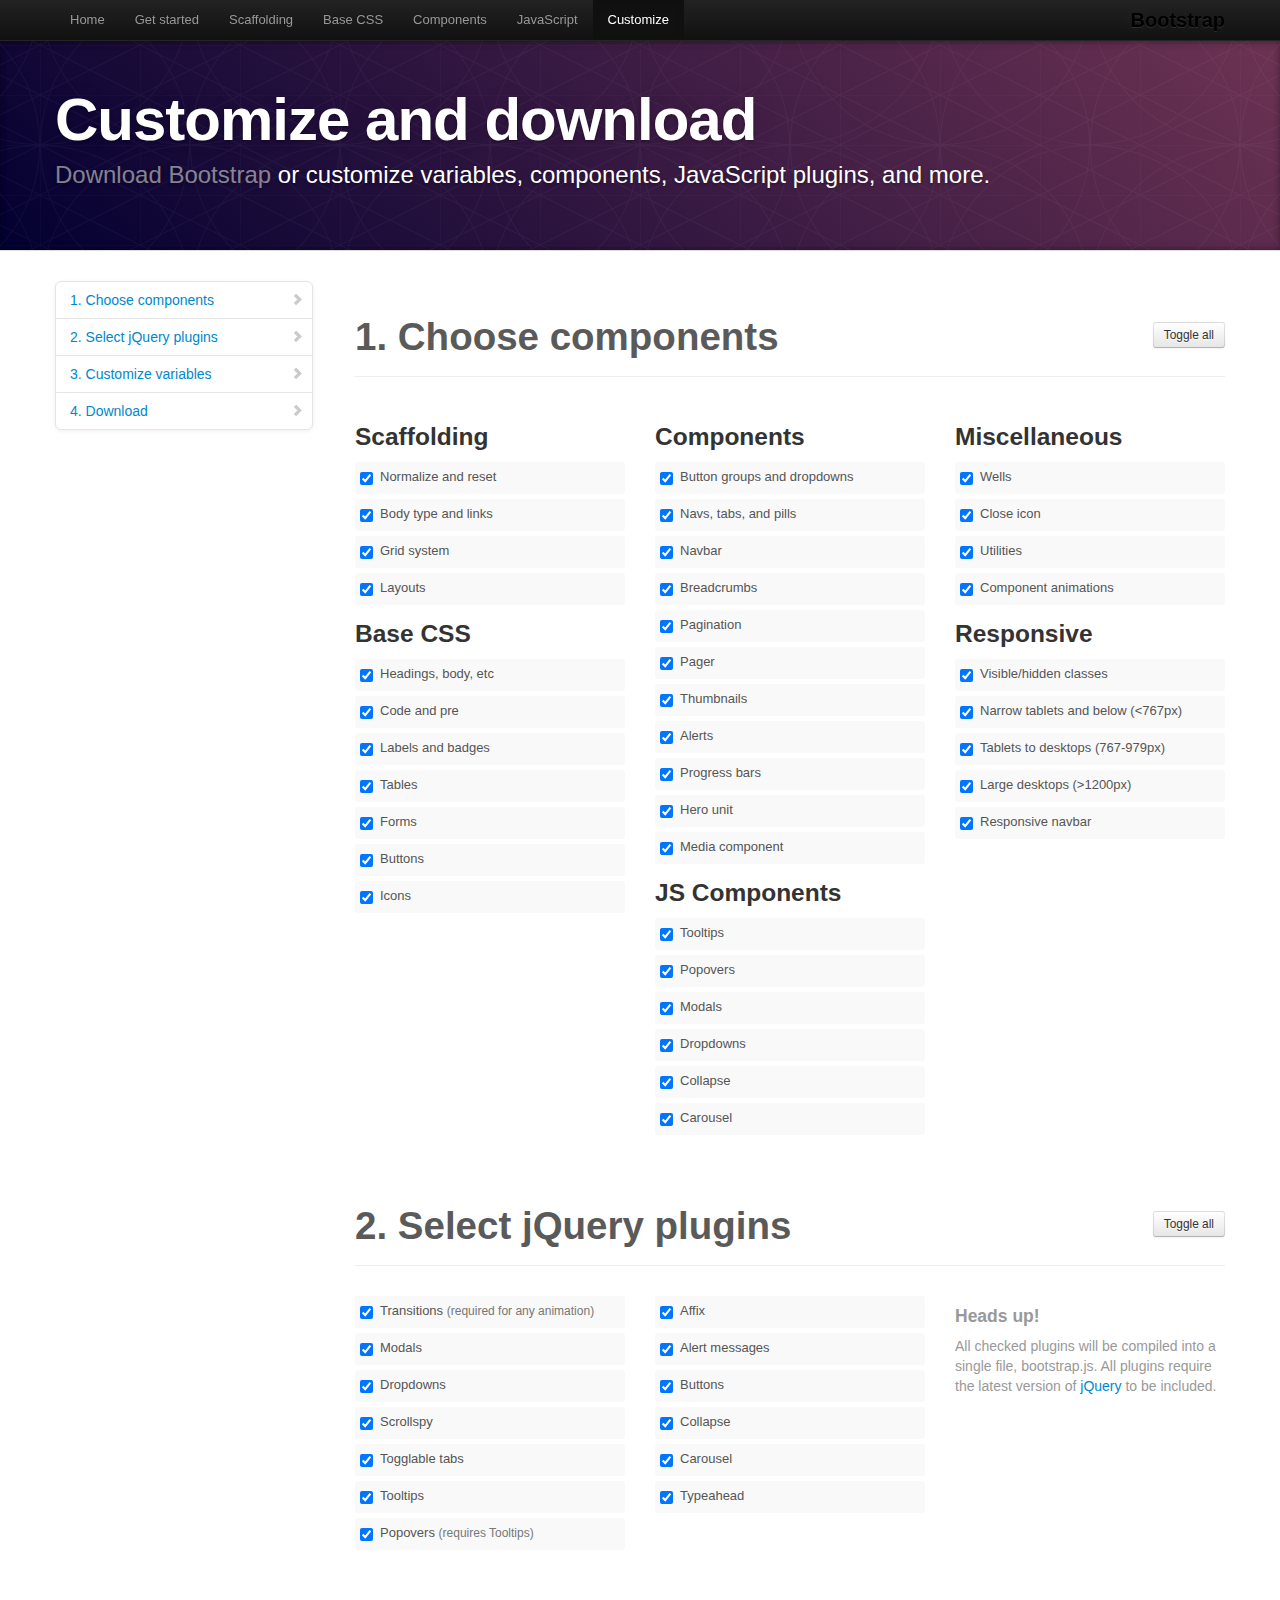
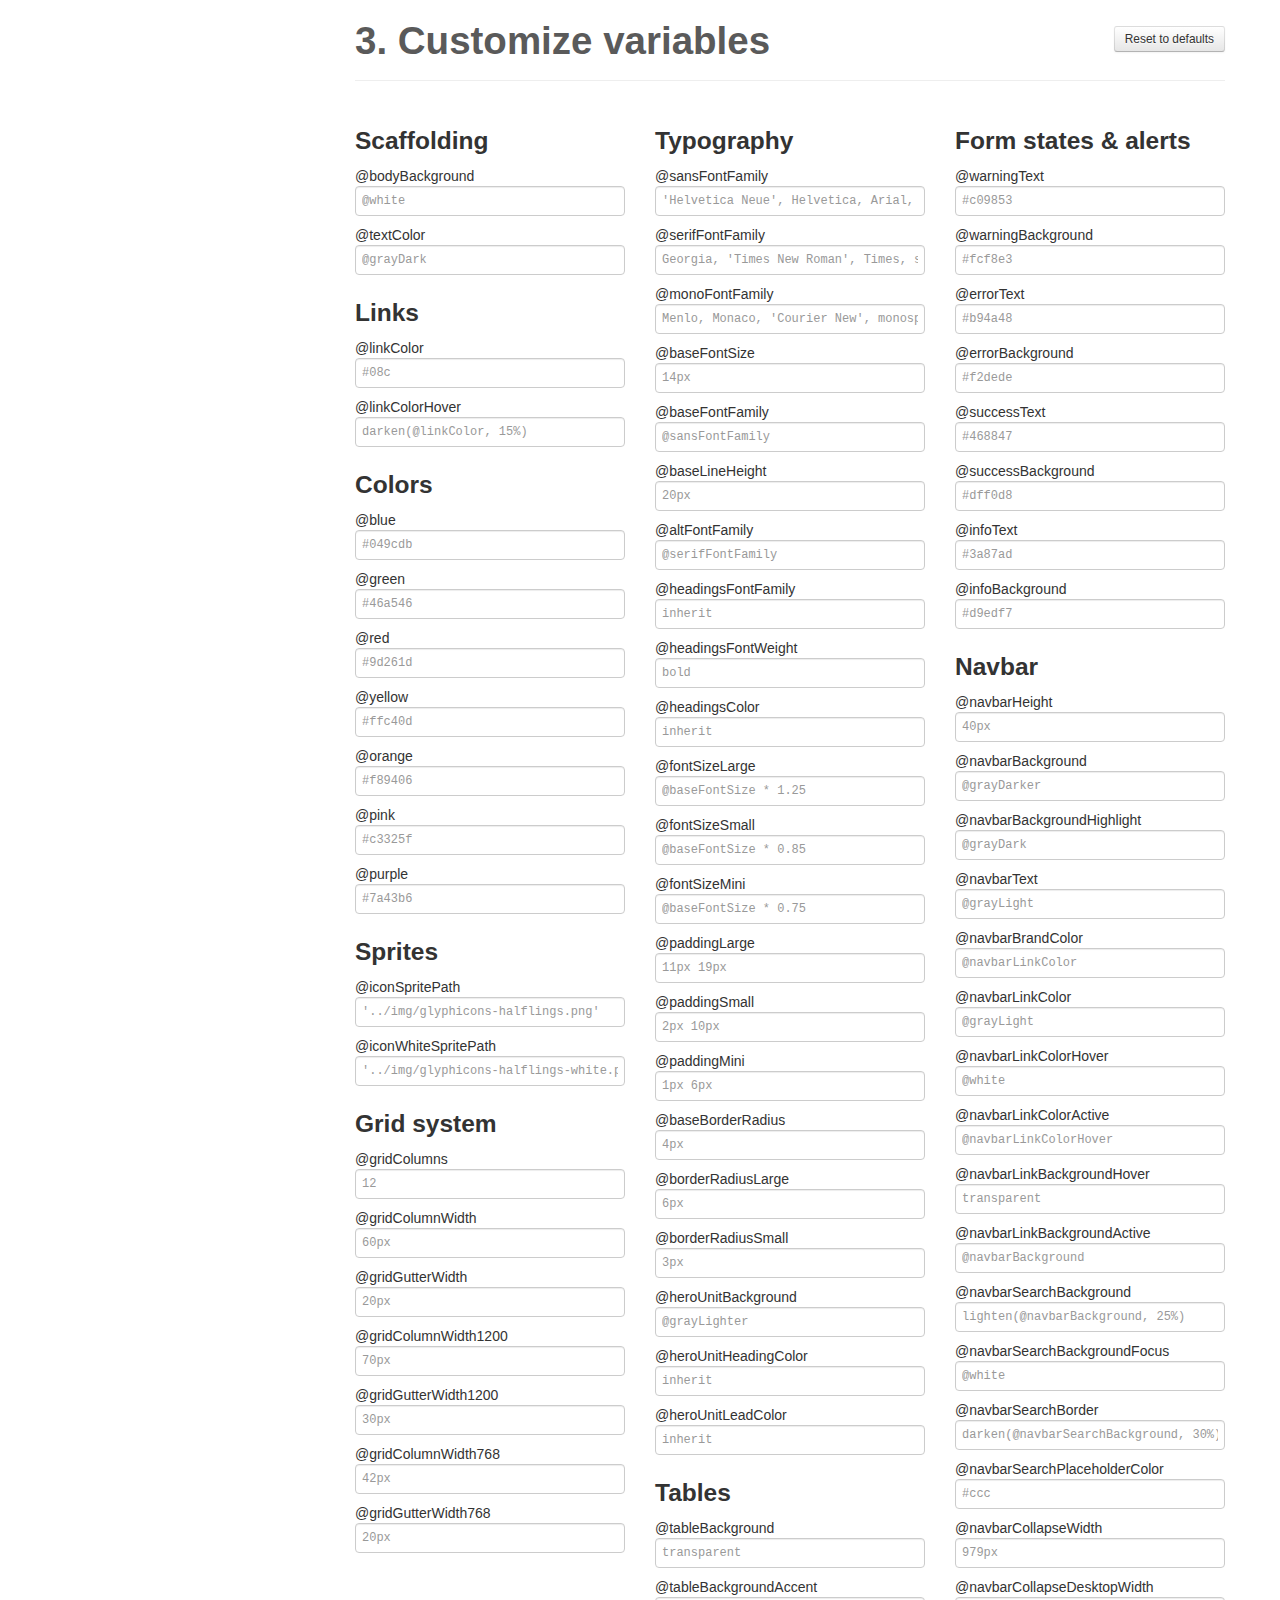
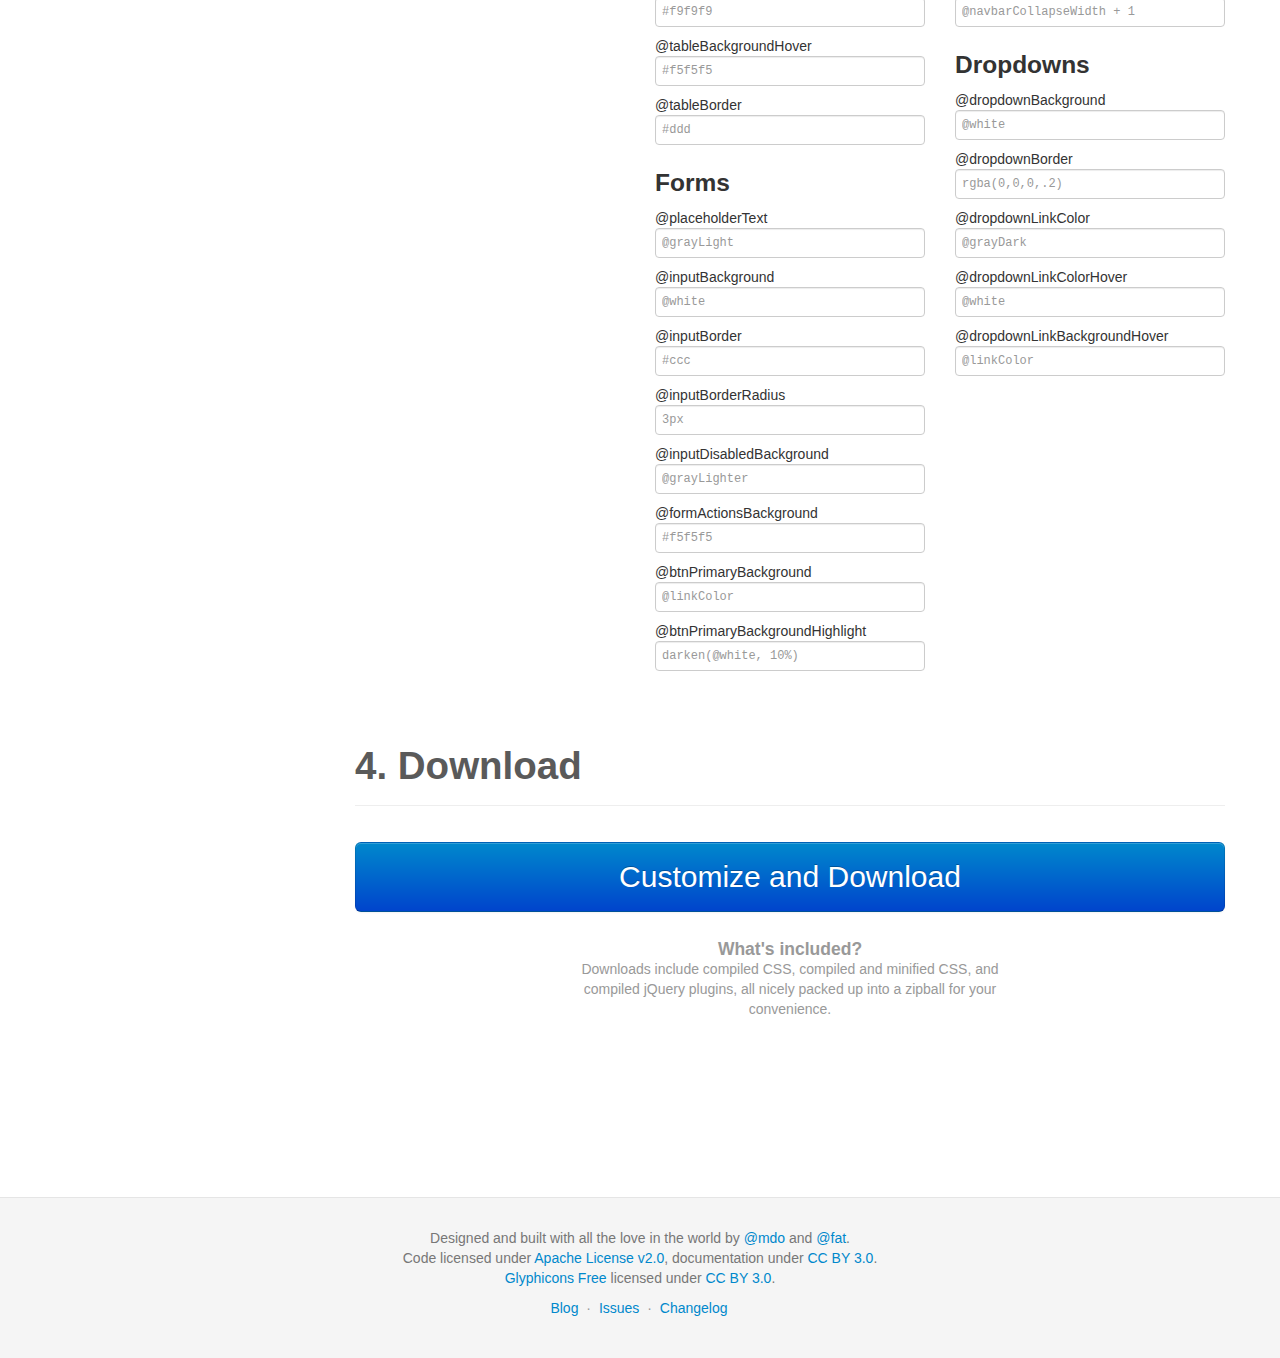
<file: components/bootstrap/docs/customize.html>
<!DOCTYPE html>
<html lang="en">
  <head>
    <meta charset="utf-8">
    <title>Customize · Bootstrap</title>
    <meta name="viewport" content="width=device-width, initial-scale=1.0">
    <meta name="description" content="">
    <meta name="author" content="">

    <!-- Le styles -->
    <link href="assets/css/bootstrap.css" rel="stylesheet">
    <link href="assets/css/bootstrap-responsive.css" rel="stylesheet">
    <link href="assets/css/docs.css" rel="stylesheet">
    <link href="assets/js/google-code-prettify/prettify.css" rel="stylesheet">

    <!-- Le HTML5 shim, for IE6-8 support of HTML5 elements -->
    <!--[if lt IE 9]>
      <script src="assets/js/html5shiv.js"></script>
    <![endif]-->

    <!-- Le fav and touch icons -->
    <link rel="apple-touch-icon-precomposed" sizes="144x144" href="assets/ico/apple-touch-icon-144-precomposed.png">
    <link rel="apple-touch-icon-precomposed" sizes="114x114" href="assets/ico/apple-touch-icon-114-precomposed.png">
      <link rel="apple-touch-icon-precomposed" sizes="72x72" href="assets/ico/apple-touch-icon-72-precomposed.png">
                    <link rel="apple-touch-icon-precomposed" href="assets/ico/apple-touch-icon-57-precomposed.png">
                                   <link rel="shortcut icon" href="assets/ico/favicon.png">

  </head>

  <body data-spy="scroll" data-target=".bs-docs-sidebar">

    <!-- Navbar
    ================================================== -->
    <div class="navbar navbar-inverse navbar-fixed-top">
      <div class="navbar-inner">
        <div class="container">
          <button type="button" class="btn btn-navbar" data-toggle="collapse" data-target=".nav-collapse">
            <span class="icon-bar"></span>
            <span class="icon-bar"></span>
            <span class="icon-bar"></span>
          </button>
          <a class="brand" href="./index.html">Bootstrap</a>
          <div class="nav-collapse collapse">
            <ul class="nav">
              <li class="">
                <a href="./index.html">Home</a>
              </li>
              <li class="">
                <a href="./getting-started.html">Get started</a>
              </li>
              <li class="">
                <a href="./scaffolding.html">Scaffolding</a>
              </li>
              <li class="">
                <a href="./base-css.html">Base CSS</a>
              </li>
              <li class="">
                <a href="./components.html">Components</a>
              </li>
              <li class="">
                <a href="./javascript.html">JavaScript</a>
              </li>
              <li class="active">
                <a href="./customize.html">Customize</a>
              </li>
            </ul>
          </div>
        </div>
      </div>
    </div>

<!-- Masthead
================================================== -->
<header class="jumbotron subhead" id="overview">
  <div class="container">
    <h1>Customize and download</h1>
    <p class="lead"><a href="https://github.com/twitter/bootstrap/zipball/master">Download Bootstrap</a> or customize variables, components, JavaScript plugins, and more.</p>
  </div>
</header>


  <div class="container">

    <!-- Docs nav
    ================================================== -->
    <div class="row">
      <div class="span3 bs-docs-sidebar">
        <ul class="nav nav-list bs-docs-sidenav">
          <li><a href="#components"><i class="icon-chevron-right"></i> 1. Choose components</a></li>
          <li><a href="#plugins"><i class="icon-chevron-right"></i> 2. Select jQuery plugins</a></li>
          <li><a href="#variables"><i class="icon-chevron-right"></i> 3. Customize variables</a></li>
          <li><a href="#download"><i class="icon-chevron-right"></i> 4. Download</a></li>
        </ul>
      </div>
      <div class="span9">


        <!-- Customize form
        ================================================== -->
        <form>
          <section class="download" id="components">
            <div class="page-header">
              <a class="btn btn-small pull-right toggle-all" href="#">Toggle all</a>
              <h1>
                1. Choose components
              </h1>
            </div>
            <div class="row download-builder">
              <div class="span3">
                <h3>Scaffolding</h3>
                <label class="checkbox"><input checked="checked" type="checkbox" value="reset.less"> Normalize and reset</label>
                <label class="checkbox"><input checked="checked" type="checkbox" value="scaffolding.less"> Body type and links</label>
                <label class="checkbox"><input checked="checked" type="checkbox" value="grid.less"> Grid system</label>
                <label class="checkbox"><input checked="checked" type="checkbox" value="layouts.less"> Layouts</label>
                <h3>Base CSS</h3>
                <label class="checkbox"><input checked="checked" type="checkbox" value="type.less"> Headings, body, etc</label>
                <label class="checkbox"><input checked="checked" type="checkbox" value="code.less"> Code and pre</label>
                <label class="checkbox"><input checked="checked" type="checkbox" value="labels-badges.less"> Labels and badges</label>
                <label class="checkbox"><input checked="checked" type="checkbox" value="tables.less"> Tables</label>
                <label class="checkbox"><input checked="checked" type="checkbox" value="forms.less"> Forms</label>
                <label class="checkbox"><input checked="checked" type="checkbox" value="buttons.less"> Buttons</label>
                <label class="checkbox"><input checked="checked" type="checkbox" value="sprites.less"> Icons</label>
              </div><!-- /span -->
              <div class="span3">
                <h3>Components</h3>
                <label class="checkbox"><input checked="checked" type="checkbox" value="button-groups.less"> Button groups and dropdowns</label>
                <label class="checkbox"><input checked="checked" type="checkbox" value="navs.less"> Navs, tabs, and pills</label>
                <label class="checkbox"><input checked="checked" type="checkbox" value="navbar.less"> Navbar</label>
                <label class="checkbox"><input checked="checked" type="checkbox" value="breadcrumbs.less"> Breadcrumbs</label>
                <label class="checkbox"><input checked="checked" type="checkbox" value="pagination.less"> Pagination</label>
                <label class="checkbox"><input checked="checked" type="checkbox" value="pager.less"> Pager</label>
                <label class="checkbox"><input checked="checked" type="checkbox" value="thumbnails.less"> Thumbnails</label>
                <label class="checkbox"><input checked="checked" type="checkbox" value="alerts.less"> Alerts</label>
                <label class="checkbox"><input checked="checked" type="checkbox" value="progress-bars.less"> Progress bars</label>
                <label class="checkbox"><input checked="checked" type="checkbox" value="hero-unit.less"> Hero unit</label>
                <label class="checkbox"><input checked="checked" type="checkbox" value="media.less"> Media component</label>
                <h3>JS Components</h3>
                <label class="checkbox"><input checked="checked" type="checkbox" value="tooltip.less"> Tooltips</label>
                <label class="checkbox"><input checked="checked" type="checkbox" value="popovers.less"> Popovers</label>
                <label class="checkbox"><input checked="checked" type="checkbox" value="modals.less"> Modals</label>
                <label class="checkbox"><input checked="checked" type="checkbox" value="dropdowns.less"> Dropdowns</label>
                <label class="checkbox"><input checked="checked" type="checkbox" value="accordion.less"> Collapse</label>
                <label class="checkbox"><input checked="checked" type="checkbox" value="carousel.less"> Carousel</label>
              </div><!-- /span -->
              <div class="span3">
                <h3>Miscellaneous</h3>
                <label class="checkbox"><input checked="checked" type="checkbox" value="wells.less"> Wells</label>
                <label class="checkbox"><input checked="checked" type="checkbox" value="close.less"> Close icon</label>
                <label class="checkbox"><input checked="checked" type="checkbox" value="utilities.less"> Utilities</label>
                <label class="checkbox"><input checked="checked" type="checkbox" value="component-animations.less"> Component animations</label>
                <h3>Responsive</h3>
                <label class="checkbox"><input checked="checked" type="checkbox" value="responsive-utilities.less"> Visible/hidden classes</label>
                <label class="checkbox"><input checked="checked" type="checkbox" value="responsive-767px-max.less"> Narrow tablets and below (<767px)</label>
                <label class="checkbox"><input checked="checked" type="checkbox" value="responsive-768px-979px.less"> Tablets to desktops (767-979px)</label>
                <label class="checkbox"><input checked="checked" type="checkbox" value="responsive-1200px-min.less"> Large desktops (>1200px)</label>
                <label class="checkbox"><input checked="checked" type="checkbox" value="responsive-navbar.less"> Responsive navbar</label>
              </div><!-- /span -->
            </div><!-- /row -->
          </section>

          <section class="download" id="plugins">
            <div class="page-header">
              <a class="btn btn-small pull-right toggle-all" href="#">Toggle all</a>
              <h1>
                2. Select jQuery plugins
              </h1>
            </div>
            <div class="row download-builder">
              <div class="span3">
                <label class="checkbox">
                  <input type="checkbox" checked="true" value="bootstrap-transition.js">
                  Transitions <small>(required for any animation)</small>
                </label>
                <label class="checkbox">
                  <input type="checkbox" checked="true" value="bootstrap-modal.js">
                  Modals
                </label>
                <label class="checkbox">
                  <input type="checkbox" checked="true" value="bootstrap-dropdown.js">
                  Dropdowns
                </label>
                <label class="checkbox">
                  <input type="checkbox" checked="true" value="bootstrap-scrollspy.js">
                  Scrollspy
                </label>
                <label class="checkbox">
                  <input type="checkbox" checked="true" value="bootstrap-tab.js">
                  Togglable tabs
                </label>
                <label class="checkbox">
                  <input type="checkbox" checked="true" value="bootstrap-tooltip.js">
                  Tooltips
                </label>
                <label class="checkbox">
                  <input type="checkbox" checked="true" value="bootstrap-popover.js">
                  Popovers <small>(requires Tooltips)</small>
                </label>
              </div><!-- /span -->
              <div class="span3">
                <label class="checkbox">
                  <input type="checkbox" checked="true" value="bootstrap-affix.js">
                  Affix
                </label>
                <label class="checkbox">
                  <input type="checkbox" checked="true" value="bootstrap-alert.js">
                  Alert messages
                </label>
                <label class="checkbox">
                  <input type="checkbox" checked="true" value="bootstrap-button.js">
                  Buttons
                </label>
                <label class="checkbox">
                  <input type="checkbox" checked="true" value="bootstrap-collapse.js">
                  Collapse
                </label>
                <label class="checkbox">
                  <input type="checkbox" checked="true" value="bootstrap-carousel.js">
                  Carousel
                </label>
                <label class="checkbox">
                  <input type="checkbox" checked="true" value="bootstrap-typeahead.js">
                  Typeahead
                </label>
              </div><!-- /span -->
              <div class="span3">
                <h4 class="muted">Heads up!</h4>
                <p class="muted">All checked plugins will be compiled into a single file, bootstrap.js. All plugins require the latest version of <a href="http://jquery.com/" target="_blank">jQuery</a> to be included.</p>
              </div><!-- /span -->
            </div><!-- /row -->
          </section>


          <section class="download" id="variables">
            <div class="page-header">
              <a class="btn btn-small pull-right toggle-all" href="#">Reset to defaults</a>
              <h1>
                3. Customize variables
              </h1>
            </div>
            <div class="row download-builder">
              <div class="span3">
                <h3>Scaffolding</h3>
                <label>@bodyBackground</label>
                <input type="text" class="span3" placeholder="@white">
                <label>@textColor</label>
                <input type="text" class="span3" placeholder="@grayDark">

                <h3>Links</h3>
                <label>@linkColor</label>
                <input type="text" class="span3" placeholder="#08c">
                <label>@linkColorHover</label>
                <input type="text" class="span3" placeholder="darken(@linkColor, 15%)">
                <h3>Colors</h3>
                <label>@blue</label>
                <input type="text" class="span3" placeholder="#049cdb">
                <label>@green</label>
                <input type="text" class="span3" placeholder="#46a546">
                <label>@red</label>
                <input type="text" class="span3" placeholder="#9d261d">
                <label>@yellow</label>
                <input type="text" class="span3" placeholder="#ffc40d">
                <label>@orange</label>
                <input type="text" class="span3" placeholder="#f89406">
                <label>@pink</label>
                <input type="text" class="span3" placeholder="#c3325f">
                <label>@purple</label>
                <input type="text" class="span3" placeholder="#7a43b6">

                <h3>Sprites</h3>
                <label>@iconSpritePath</label>
                <input type="text" class="span3" placeholder="'../img/glyphicons-halflings.png'">
                <label>@iconWhiteSpritePath</label>
                <input type="text" class="span3" placeholder="'../img/glyphicons-halflings-white.png'">

                <h3>Grid system</h3>
                <label>@gridColumns</label>
                <input type="text" class="span3" placeholder="12">
                <label>@gridColumnWidth</label>
                <input type="text" class="span3" placeholder="60px">
                <label>@gridGutterWidth</label>
                <input type="text" class="span3" placeholder="20px">
                <label>@gridColumnWidth1200</label>
                <input type="text" class="span3" placeholder="70px">
                <label>@gridGutterWidth1200</label>
                <input type="text" class="span3" placeholder="30px">
                <label>@gridColumnWidth768</label>
                <input type="text" class="span3" placeholder="42px">
                <label>@gridGutterWidth768</label>
                <input type="text" class="span3" placeholder="20px">

              </div><!-- /span -->
              <div class="span3">

                <h3>Typography</h3>
                <label>@sansFontFamily</label>
                <input type="text" class="span3" placeholder="'Helvetica Neue', Helvetica, Arial, sans-serif">
                <label>@serifFontFamily</label>
                <input type="text" class="span3" placeholder="Georgia, 'Times New Roman', Times, serif">
                <label>@monoFontFamily</label>
                <input type="text" class="span3" placeholder="Menlo, Monaco, 'Courier New', monospace">

                <label>@baseFontSize</label>
                <input type="text" class="span3" placeholder="14px">
                <label>@baseFontFamily</label>
                <input type="text" class="span3" placeholder="@sansFontFamily">
                <label>@baseLineHeight</label>
                <input type="text" class="span3" placeholder="20px">

                <label>@altFontFamily</label>
                <input type="text" class="span3" placeholder="@serifFontFamily">
                <label>@headingsFontFamily</label>
                <input type="text" class="span3" placeholder="inherit">
                <label>@headingsFontWeight</label>
                <input type="text" class="span3" placeholder="bold">
                <label>@headingsColor</label>
                <input type="text" class="span3" placeholder="inherit">

                <label>@fontSizeLarge</label>
                <input type="text" class="span3" placeholder="@baseFontSize * 1.25">
                <label>@fontSizeSmall</label>
                <input type="text" class="span3" placeholder="@baseFontSize * 0.85">
                <label>@fontSizeMini</label>
                <input type="text" class="span3" placeholder="@baseFontSize * 0.75">

                <label>@paddingLarge</label>
                <input type="text" class="span3" placeholder="11px 19px">
                <label>@paddingSmall</label>
                <input type="text" class="span3" placeholder="2px 10px">
                <label>@paddingMini</label>
                <input type="text" class="span3" placeholder="1px 6px">

                <label>@baseBorderRadius</label>
                <input type="text" class="span3" placeholder="4px">
                <label>@borderRadiusLarge</label>
                <input type="text" class="span3" placeholder="6px">
                <label>@borderRadiusSmall</label>
                <input type="text" class="span3" placeholder="3px">

                <label>@heroUnitBackground</label>
                <input type="text" class="span3" placeholder="@grayLighter">
                <label>@heroUnitHeadingColor</label>
                <input type="text" class="span3" placeholder="inherit">
                <label>@heroUnitLeadColor</label>
                <input type="text" class="span3" placeholder="inherit">

                <h3>Tables</h3>
                <label>@tableBackground</label>
                <input type="text" class="span3" placeholder="transparent">
                <label>@tableBackgroundAccent</label>
                <input type="text" class="span3" placeholder="#f9f9f9">
                <label>@tableBackgroundHover</label>
                <input type="text" class="span3" placeholder="#f5f5f5">
                <label>@tableBorder</label>
                <input type="text" class="span3" placeholder="#ddd">

                <h3>Forms</h3>
                <label>@placeholderText</label>
                <input type="text" class="span3" placeholder="@grayLight">
                <label>@inputBackground</label>
                <input type="text" class="span3" placeholder="@white">
                <label>@inputBorder</label>
                <input type="text" class="span3" placeholder="#ccc">
                <label>@inputBorderRadius</label>
                <input type="text" class="span3" placeholder="3px">
                <label>@inputDisabledBackground</label>
                <input type="text" class="span3" placeholder="@grayLighter">
                <label>@formActionsBackground</label>
                <input type="text" class="span3" placeholder="#f5f5f5">
                <label>@btnPrimaryBackground</label>
                <input type="text" class="span3" placeholder="@linkColor">
                <label>@btnPrimaryBackgroundHighlight</label>
                <input type="text" class="span3" placeholder="darken(@white, 10%)">

              </div><!-- /span -->
              <div class="span3">

                <h3>Form states &amp; alerts</h3>
                <label>@warningText</label>
                <input type="text" class="span3" placeholder="#c09853">
                <label>@warningBackground</label>
                <input type="text" class="span3" placeholder="#fcf8e3">
                <label>@errorText</label>
                <input type="text" class="span3" placeholder="#b94a48">
                <label>@errorBackground</label>
                <input type="text" class="span3" placeholder="#f2dede">
                <label>@successText</label>
                <input type="text" class="span3" placeholder="#468847">
                <label>@successBackground</label>
                <input type="text" class="span3" placeholder="#dff0d8">
                <label>@infoText</label>
                <input type="text" class="span3" placeholder="#3a87ad">
                <label>@infoBackground</label>
                <input type="text" class="span3" placeholder="#d9edf7">

                <h3>Navbar</h3>
                <label>@navbarHeight</label>
                <input type="text" class="span3" placeholder="40px">
                <label>@navbarBackground</label>
                <input type="text" class="span3" placeholder="@grayDarker">
                <label>@navbarBackgroundHighlight</label>
                <input type="text" class="span3" placeholder="@grayDark">
                <label>@navbarText</label>
                <input type="text" class="span3" placeholder="@grayLight">
                <label>@navbarBrandColor</label>
                <input type="text" class="span3" placeholder="@navbarLinkColor">
                <label>@navbarLinkColor</label>
                <input type="text" class="span3" placeholder="@grayLight">
                <label>@navbarLinkColorHover</label>
                <input type="text" class="span3" placeholder="@white">
                <label>@navbarLinkColorActive</label>
                <input type="text" class="span3" placeholder="@navbarLinkColorHover">
                <label>@navbarLinkBackgroundHover</label>
                <input type="text" class="span3" placeholder="transparent">
                <label>@navbarLinkBackgroundActive</label>
                <input type="text" class="span3" placeholder="@navbarBackground">
                <label>@navbarSearchBackground</label>
                <input type="text" class="span3" placeholder="lighten(@navbarBackground, 25%)">
                <label>@navbarSearchBackgroundFocus</label>
                <input type="text" class="span3" placeholder="@white">
                <label>@navbarSearchBorder</label>
                <input type="text" class="span3" placeholder="darken(@navbarSearchBackground, 30%)">
                <label>@navbarSearchPlaceholderColor</label>
                <input type="text" class="span3" placeholder="#ccc">

                <label>@navbarCollapseWidth</label>
                <input type="text" class="span3" placeholder="979px">
                <label>@navbarCollapseDesktopWidth</label>
                <input type="text" class="span3" placeholder="@navbarCollapseWidth + 1">

                <h3>Dropdowns</h3>
                <label>@dropdownBackground</label>
                <input type="text" class="span3" placeholder="@white">
                <label>@dropdownBorder</label>
                <input type="text" class="span3" placeholder="rgba(0,0,0,.2)">
                <label>@dropdownLinkColor</label>
                <input type="text" class="span3" placeholder="@grayDark">
                <label>@dropdownLinkColorHover</label>
                <input type="text" class="span3" placeholder="@white">
                <label>@dropdownLinkBackgroundHover</label>
                <input type="text" class="span3" placeholder="@linkColor">
              </div><!-- /span -->
            </div><!-- /row -->
          </section>

          <section class="download" id="download">
            <div class="page-header">
              <h1>
                4. Download
              </h1>
            </div>
            <div class="download-btn">
              <a class="btn btn-primary" href="#" >Customize and Download</a>
              <h4>What's included?</h4>
              <p>Downloads include compiled CSS, compiled and minified CSS, and compiled jQuery plugins, all nicely packed up into a zipball for your convenience.</p>
            </div>
          </section><!-- /download -->
        </form>



      </div>
    </div>

  </div>



    <!-- Footer
    ================================================== -->
    <footer class="footer">
      <div class="container">
        <p>Designed and built with all the love in the world by <a href="http://twitter.com/mdo" target="_blank">@mdo</a> and <a href="http://twitter.com/fat" target="_blank">@fat</a>.</p>
        <p>Code licensed under <a href="http://www.apache.org/licenses/LICENSE-2.0" target="_blank">Apache License v2.0</a>, documentation under <a href="http://creativecommons.org/licenses/by/3.0/">CC BY 3.0</a>.</p>
        <p><a href="http://glyphicons.com">Glyphicons Free</a> licensed under <a href="http://creativecommons.org/licenses/by/3.0/">CC BY 3.0</a>.</p>
        <ul class="footer-links">
          <li><a href="http://blog.getbootstrap.com">Blog</a></li>
          <li class="muted">&middot;</li>
          <li><a href="https://github.com/twitter/bootstrap/issues?state=open">Issues</a></li>
          <li class="muted">&middot;</li>
          <li><a href="https://github.com/twitter/bootstrap/blob/master/CHANGELOG.md">Changelog</a></li>
        </ul>
      </div>
    </footer>



    <!-- Le javascript
    ================================================== -->
    <!-- Placed at the end of the document so the pages load faster -->
    <script type="text/javascript" src="http://platform.twitter.com/widgets.js"></script>
    <script src="assets/js/jquery.js"></script>
    <script src="assets/js/bootstrap-transition.js"></script>
    <script src="assets/js/bootstrap-alert.js"></script>
    <script src="assets/js/bootstrap-modal.js"></script>
    <script src="assets/js/bootstrap-dropdown.js"></script>
    <script src="assets/js/bootstrap-scrollspy.js"></script>
    <script src="assets/js/bootstrap-tab.js"></script>
    <script src="assets/js/bootstrap-tooltip.js"></script>
    <script src="assets/js/bootstrap-popover.js"></script>
    <script src="assets/js/bootstrap-button.js"></script>
    <script src="assets/js/bootstrap-collapse.js"></script>
    <script src="assets/js/bootstrap-carousel.js"></script>
    <script src="assets/js/bootstrap-typeahead.js"></script>
    <script src="assets/js/bootstrap-affix.js"></script>

    <script src="assets/js/holder/holder.js"></script>
    <script src="assets/js/google-code-prettify/prettify.js"></script>

    <script src="assets/js/application.js"></script>



  </body>
</html>
</file>
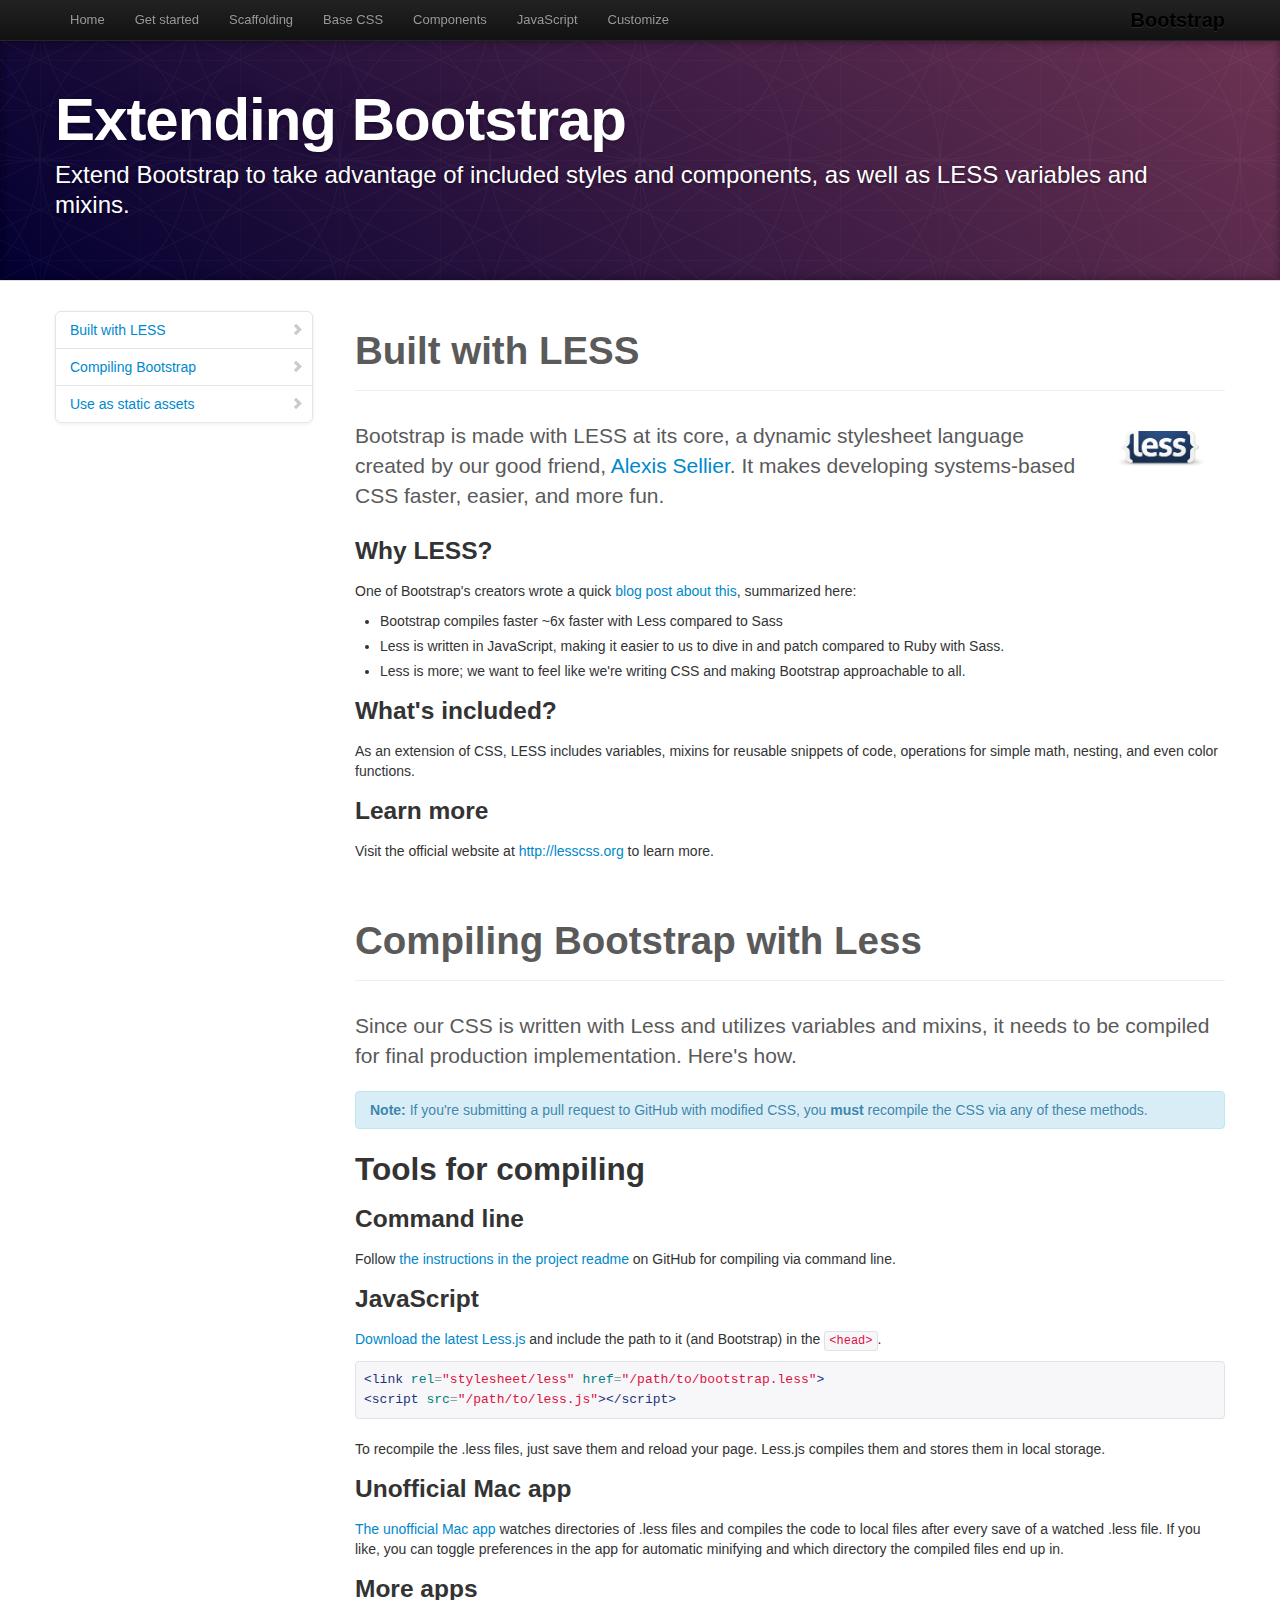
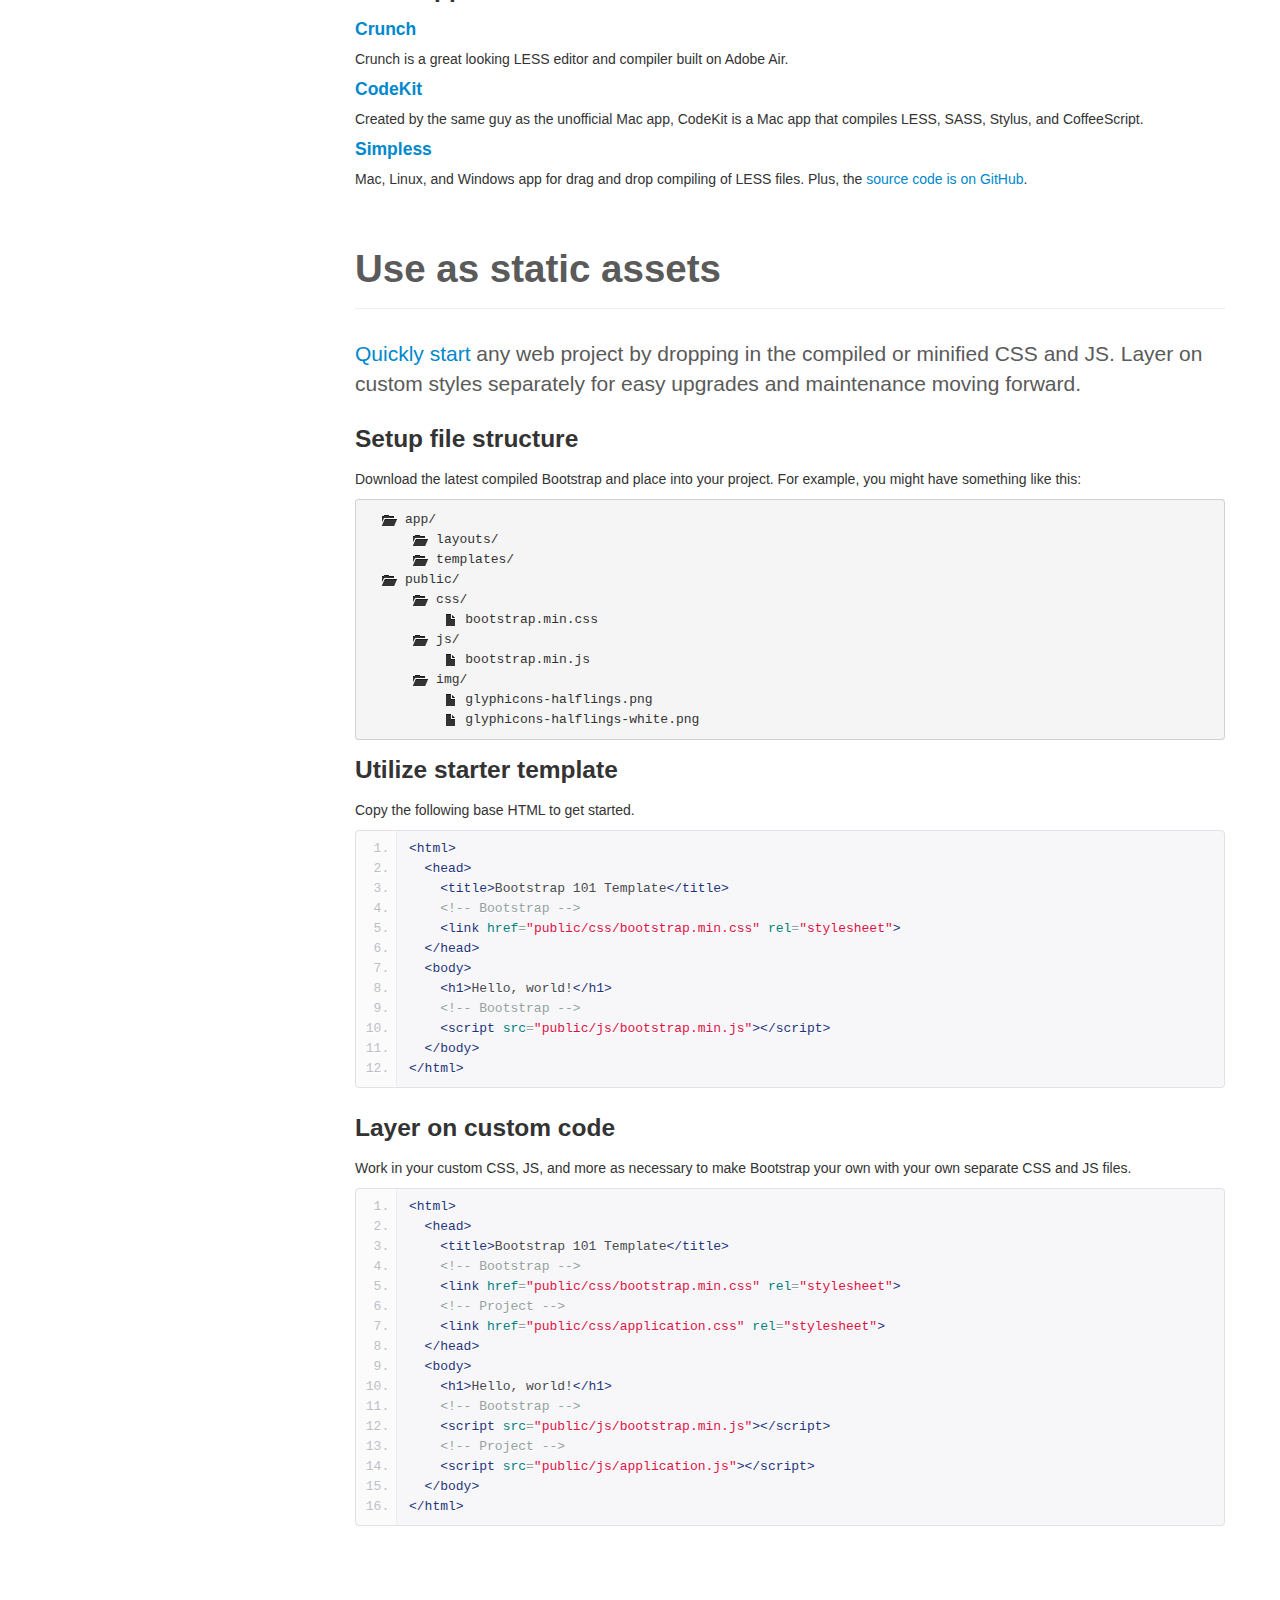
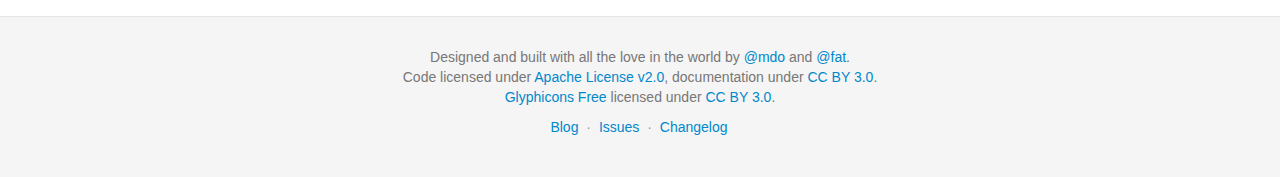
<file: components/bootstrap/docs/extend.html>
<!DOCTYPE html>
<html lang="en">
  <head>
    <meta charset="utf-8">
    <title>Extend · Bootstrap</title>
    <meta name="viewport" content="width=device-width, initial-scale=1.0">
    <meta name="description" content="">
    <meta name="author" content="">

    <!-- Le styles -->
    <link href="assets/css/bootstrap.css" rel="stylesheet">
    <link href="assets/css/bootstrap-responsive.css" rel="stylesheet">
    <link href="assets/css/docs.css" rel="stylesheet">
    <link href="assets/js/google-code-prettify/prettify.css" rel="stylesheet">

    <!-- Le HTML5 shim, for IE6-8 support of HTML5 elements -->
    <!--[if lt IE 9]>
      <script src="assets/js/html5shiv.js"></script>
    <![endif]-->

    <!-- Le fav and touch icons -->
    <link rel="apple-touch-icon-precomposed" sizes="144x144" href="assets/ico/apple-touch-icon-144-precomposed.png">
    <link rel="apple-touch-icon-precomposed" sizes="114x114" href="assets/ico/apple-touch-icon-114-precomposed.png">
      <link rel="apple-touch-icon-precomposed" sizes="72x72" href="assets/ico/apple-touch-icon-72-precomposed.png">
                    <link rel="apple-touch-icon-precomposed" href="assets/ico/apple-touch-icon-57-precomposed.png">
                                   <link rel="shortcut icon" href="assets/ico/favicon.png">

  </head>

  <body data-spy="scroll" data-target=".bs-docs-sidebar">

    <!-- Navbar
    ================================================== -->
    <div class="navbar navbar-inverse navbar-fixed-top">
      <div class="navbar-inner">
        <div class="container">
          <button type="button" class="btn btn-navbar" data-toggle="collapse" data-target=".nav-collapse">
            <span class="icon-bar"></span>
            <span class="icon-bar"></span>
            <span class="icon-bar"></span>
          </button>
          <a class="brand" href="./index.html">Bootstrap</a>
          <div class="nav-collapse collapse">
            <ul class="nav">
              <li class="">
                <a href="./index.html">Home</a>
              </li>
              <li class="">
                <a href="./getting-started.html">Get started</a>
              </li>
              <li class="">
                <a href="./scaffolding.html">Scaffolding</a>
              </li>
              <li class="">
                <a href="./base-css.html">Base CSS</a>
              </li>
              <li class="">
                <a href="./components.html">Components</a>
              </li>
              <li class="">
                <a href="./javascript.html">JavaScript</a>
              </li>
              <li class="">
                <a href="./customize.html">Customize</a>
              </li>
            </ul>
          </div>
        </div>
      </div>
    </div>

<!-- Subhead
================================================== -->
<header class="jumbotron subhead" id="overview">
  <div class="container">
    <h1>Extending Bootstrap</h1>
    <p class="lead">Extend Bootstrap to take advantage of included styles and components, as well as LESS variables and mixins.</p>
  <div>
</header>

  <div class="container">

    <!-- Docs nav
    ================================================== -->
    <div class="row">
      <div class="span3 bs-docs-sidebar">
        <ul class="nav nav-list bs-docs-sidenav">
          <li><a href="#built-with-less"><i class="icon-chevron-right"></i> Built with LESS</a></li>
          <li><a href="#compiling"><i class="icon-chevron-right"></i> Compiling Bootstrap</a></li>
          <li><a href="#static-assets"><i class="icon-chevron-right"></i> Use as static assets</a></li>
        </ul>
      </div>
      <div class="span9">



        <!-- BUILT WITH LESS
        ================================================== -->
        <section id="built-with-less">
          <div class="page-header">
            <h1>Built with LESS</h1>
          </div>

          <img style="float: right; height: 36px; margin: 10px 20px 20px" src="assets/img/less-logo-large.png" alt="LESS CSS">
          <p class="lead">Bootstrap is made with LESS at its core, a dynamic stylesheet language created by our good friend, <a href="http://cloudhead.io">Alexis Sellier</a>. It makes developing systems-based CSS faster, easier, and more fun.</p>

          <h3>Why LESS?</h3>
          <p>One of Bootstrap's creators wrote a quick <a href="http://www.wordsbyf.at/2012/03/08/why-less/">blog post about this</a>, summarized here:</p>
          <ul>
            <li>Bootstrap compiles faster ~6x faster with Less compared to Sass</li>
            <li>Less is written in JavaScript, making it easier to us to dive in and patch compared to Ruby with Sass.</li>
            <li>Less is more; we want to feel like we're writing CSS and making Bootstrap approachable to all.</li>
          </ul>

          <h3>What's included?</h3>
          <p>As an extension of CSS, LESS includes variables, mixins for reusable snippets of code, operations for simple math, nesting, and even color functions.</p>

          <h3>Learn more</h3>
          <p>Visit the official website at <a href="http://lesscss.org">http://lesscss.org</a> to learn more.</p>
        </section>



        <!-- COMPILING LESS AND BOOTSTRAP
        ================================================== -->
        <section id="compiling">
          <div class="page-header">
            <h1>Compiling Bootstrap with Less</h1>
          </div>

          <p class="lead">Since our CSS is written with Less and utilizes variables and mixins, it needs to be compiled for final production implementation. Here's how.</p>

          <div class="alert alert-info">
            <strong>Note:</strong> If you're submitting a pull request to GitHub with modified CSS, you <strong>must</strong> recompile the CSS via any of these methods.
          </div>

          <h2>Tools for compiling</h2>

          <h3>Command line</h3>
          <p>Follow <a href="https://github.com/twitter/bootstrap#developers">the instructions in the project readme</a> on GitHub for compiling via command line.</p>

          <h3>JavaScript</h3>
          <p><a href="http://lesscss.org/">Download the latest Less.js</a> and include the path to it (and Bootstrap) in the <code>&lt;head&gt;</code>.</p>
<pre class="prettyprint">
&lt;link rel="stylesheet/less" href="/path/to/bootstrap.less"&gt;
&lt;script src="/path/to/less.js"&gt;&lt;/script&gt;
</pre>
          <p>To recompile the .less files, just save them and reload your page. Less.js compiles them and stores them in local storage.</p>

          <h3>Unofficial Mac app</h3>
          <p><a href="http://incident57.com/less/">The unofficial Mac app</a> watches directories of .less files and compiles the code to local files after every save of a watched .less file. If you like, you can toggle preferences in the app for automatic minifying and which directory the compiled files end up in.</p>

          <h3>More apps</h3>
          <h4><a href="http://crunchapp.net/" target="_blank">Crunch</a></h4>
          <p>Crunch is a great looking LESS editor and compiler built on Adobe Air.</p>
          <h4><a href="http://incident57.com/codekit/" target="_blank">CodeKit</a></h4>
          <p>Created by the same guy as the unofficial Mac app, CodeKit is a Mac app that compiles LESS, SASS, Stylus, and CoffeeScript.</p>
          <h4><a href="http://wearekiss.com/simpless" target="_blank">Simpless</a></h4>
          <p>Mac, Linux, and Windows app for drag and drop compiling of LESS files. Plus, the <a href="https://github.com/Paratron/SimpLESS" target="_blank">source code is on GitHub</a>.</p>

        </section>



        <!-- Static assets
        ================================================== -->
        <section id="static-assets">
          <div class="page-header">
            <h1>Use as static assets</h1>
          </div>
          <p class="lead"><a href="./getting-started.html">Quickly start</a> any web project by dropping in the compiled or minified CSS and JS. Layer on custom styles separately for easy upgrades and maintenance moving forward.</p>

          <h3>Setup file structure</h3>
          <p>Download the latest compiled Bootstrap and place into your project. For example, you might have something like this:</p>
<pre>
  <span class="icon-folder-open"></span> app/
      <span class="icon-folder-open"></span> layouts/
      <span class="icon-folder-open"></span> templates/
  <span class="icon-folder-open"></span> public/
      <span class="icon-folder-open"></span> css/
          <span class="icon-file"></span> bootstrap.min.css
      <span class="icon-folder-open"></span> js/
          <span class="icon-file"></span> bootstrap.min.js
      <span class="icon-folder-open"></span> img/
          <span class="icon-file"></span> glyphicons-halflings.png
          <span class="icon-file"></span> glyphicons-halflings-white.png
</pre>

          <h3>Utilize starter template</h3>
          <p>Copy the following base HTML to get started.</p>
<pre class="prettyprint linenums">
&lt;html&gt;
  &lt;head&gt;
    &lt;title&gt;Bootstrap 101 Template&lt;/title&gt;
    &lt;!-- Bootstrap --&gt;
    &lt;link href="public/css/bootstrap.min.css" rel="stylesheet"&gt;
  &lt;/head&gt;
  &lt;body&gt;
    &lt;h1&gt;Hello, world!&lt;/h1&gt;
    &lt;!-- Bootstrap --&gt;
    &lt;script src="public/js/bootstrap.min.js"&gt;&lt;/script&gt;
  &lt;/body&gt;
&lt;/html&gt;
</pre>

          <h3>Layer on custom code</h3>
          <p>Work in your custom CSS, JS, and more as necessary to make Bootstrap your own with your own separate CSS and JS files.</p>
<pre class="prettyprint linenums">
&lt;html&gt;
  &lt;head&gt;
    &lt;title&gt;Bootstrap 101 Template&lt;/title&gt;
    &lt;!-- Bootstrap --&gt;
    &lt;link href="public/css/bootstrap.min.css" rel="stylesheet"&gt;
    &lt;!-- Project --&gt;
    &lt;link href="public/css/application.css" rel="stylesheet"&gt;
  &lt;/head&gt;
  &lt;body&gt;
    &lt;h1&gt;Hello, world!&lt;/h1&gt;
    &lt;!-- Bootstrap --&gt;
    &lt;script src="public/js/bootstrap.min.js"&gt;&lt;/script&gt;
    &lt;!-- Project --&gt;
    &lt;script src="public/js/application.js"&gt;&lt;/script&gt;
  &lt;/body&gt;
&lt;/html&gt;
</pre>

        </section>

      </div>
    </div>

  </div>



    <!-- Footer
    ================================================== -->
    <footer class="footer">
      <div class="container">
        <p>Designed and built with all the love in the world by <a href="http://twitter.com/mdo" target="_blank">@mdo</a> and <a href="http://twitter.com/fat" target="_blank">@fat</a>.</p>
        <p>Code licensed under <a href="http://www.apache.org/licenses/LICENSE-2.0" target="_blank">Apache License v2.0</a>, documentation under <a href="http://creativecommons.org/licenses/by/3.0/">CC BY 3.0</a>.</p>
        <p><a href="http://glyphicons.com">Glyphicons Free</a> licensed under <a href="http://creativecommons.org/licenses/by/3.0/">CC BY 3.0</a>.</p>
        <ul class="footer-links">
          <li><a href="http://blog.getbootstrap.com">Blog</a></li>
          <li class="muted">&middot;</li>
          <li><a href="https://github.com/twitter/bootstrap/issues?state=open">Issues</a></li>
          <li class="muted">&middot;</li>
          <li><a href="https://github.com/twitter/bootstrap/blob/master/CHANGELOG.md">Changelog</a></li>
        </ul>
      </div>
    </footer>



    <!-- Le javascript
    ================================================== -->
    <!-- Placed at the end of the document so the pages load faster -->
    <script type="text/javascript" src="http://platform.twitter.com/widgets.js"></script>
    <script src="assets/js/jquery.js"></script>
    <script src="assets/js/bootstrap-transition.js"></script>
    <script src="assets/js/bootstrap-alert.js"></script>
    <script src="assets/js/bootstrap-modal.js"></script>
    <script src="assets/js/bootstrap-dropdown.js"></script>
    <script src="assets/js/bootstrap-scrollspy.js"></script>
    <script src="assets/js/bootstrap-tab.js"></script>
    <script src="assets/js/bootstrap-tooltip.js"></script>
    <script src="assets/js/bootstrap-popover.js"></script>
    <script src="assets/js/bootstrap-button.js"></script>
    <script src="assets/js/bootstrap-collapse.js"></script>
    <script src="assets/js/bootstrap-carousel.js"></script>
    <script src="assets/js/bootstrap-typeahead.js"></script>
    <script src="assets/js/bootstrap-affix.js"></script>

    <script src="assets/js/holder/holder.js"></script>
    <script src="assets/js/google-code-prettify/prettify.js"></script>

    <script src="assets/js/application.js"></script>



  </body>
</html>
</file>
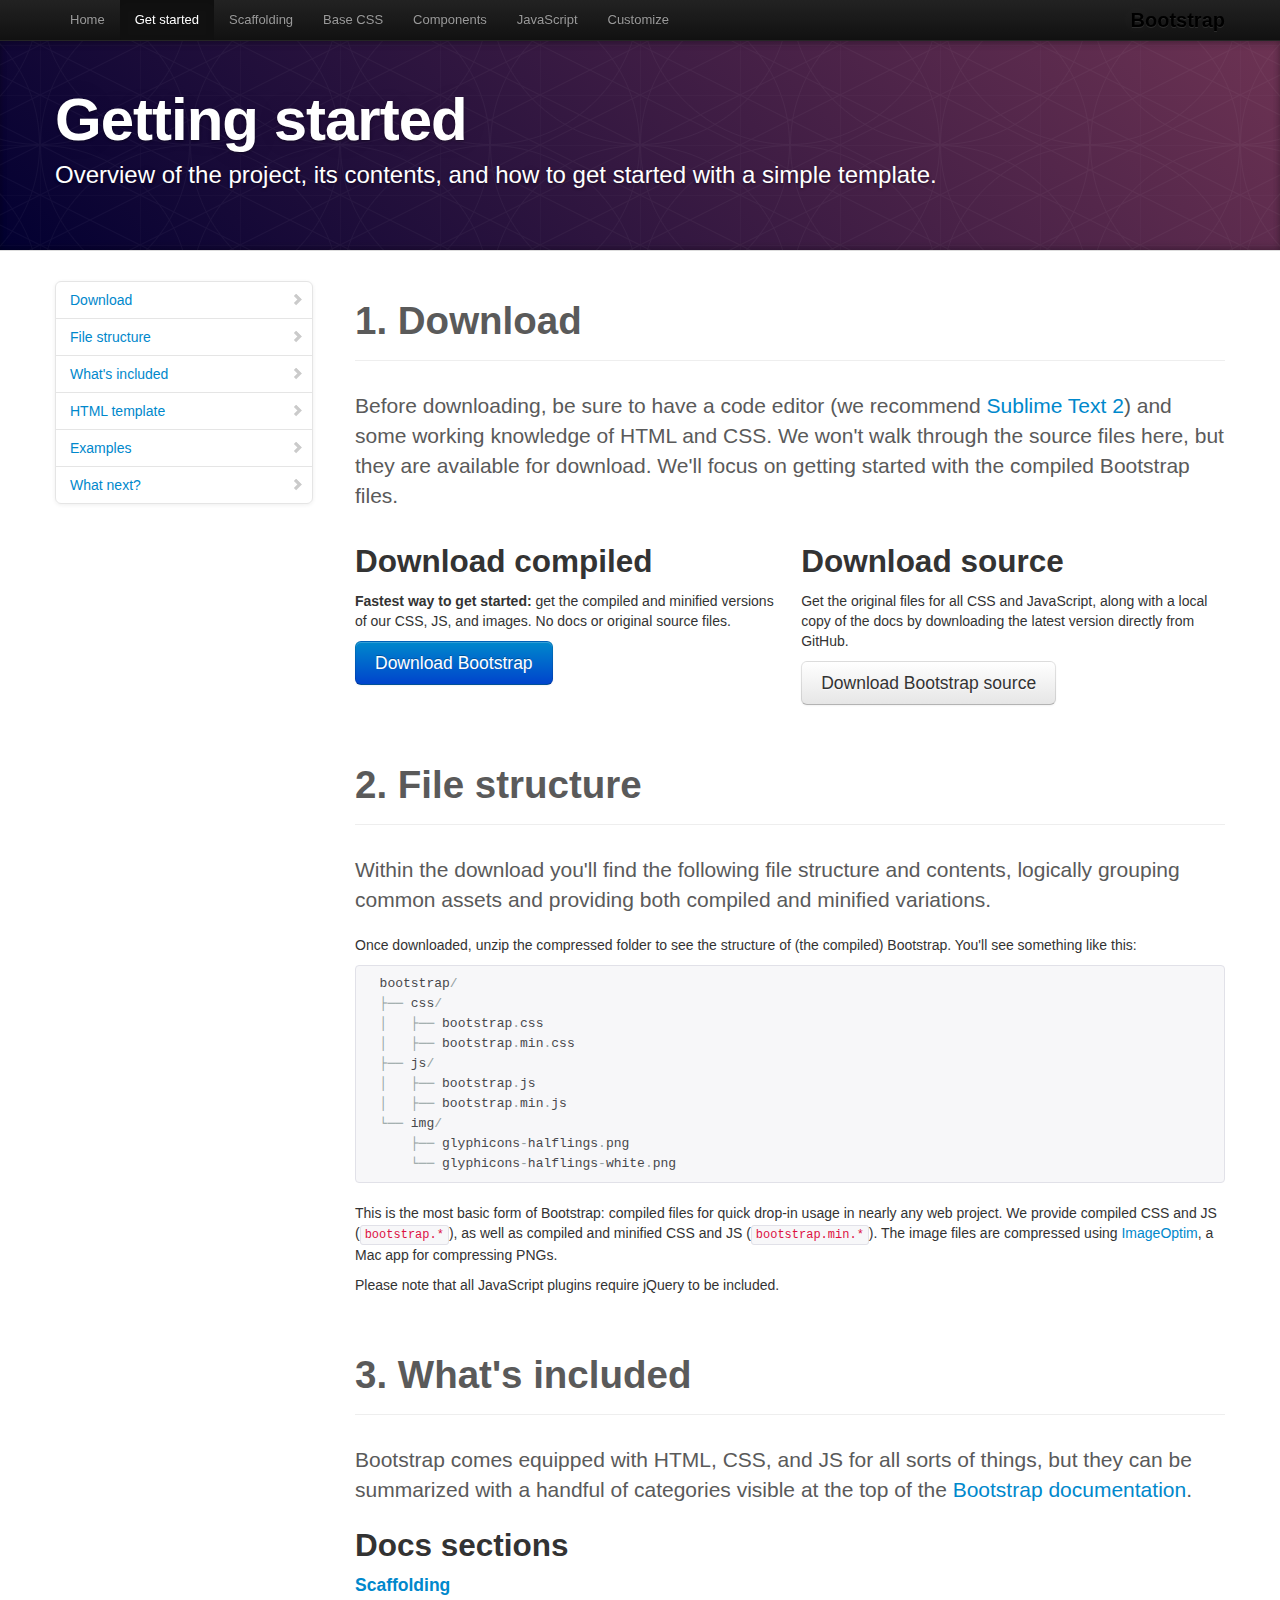
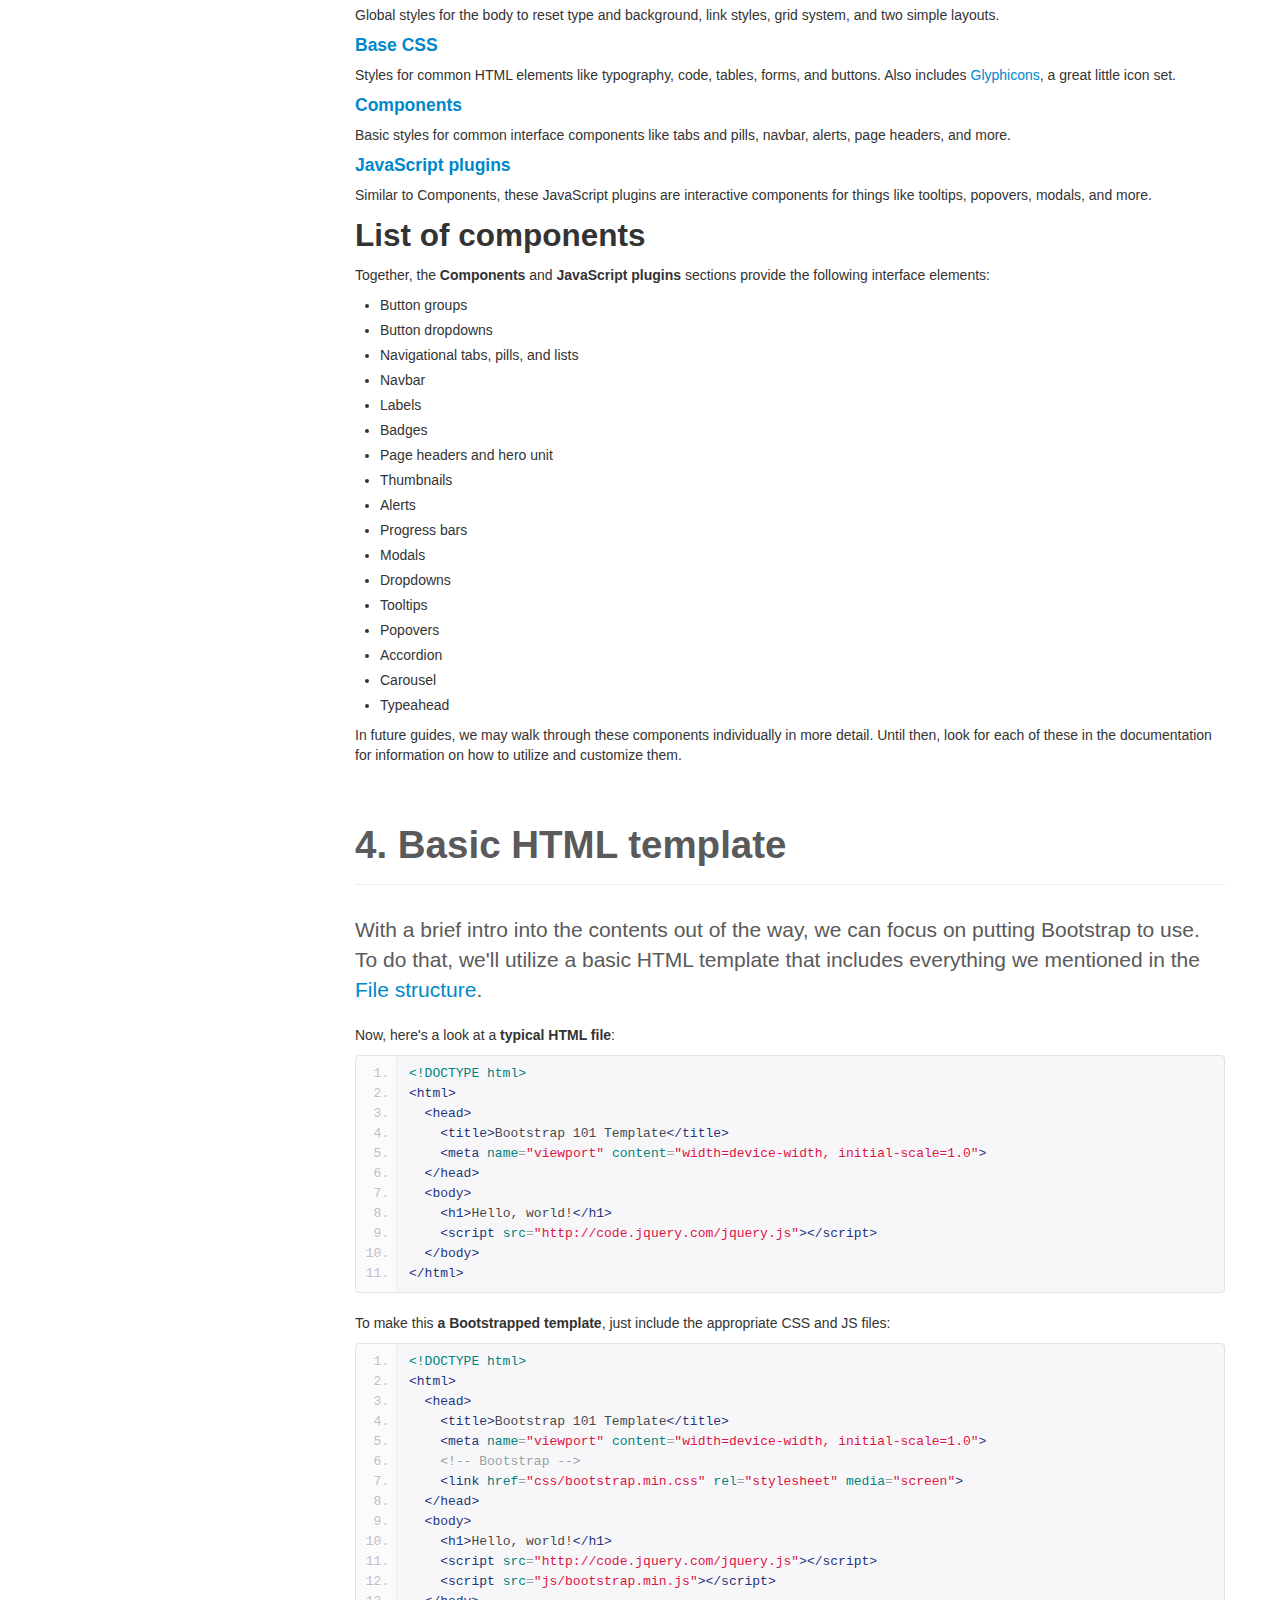
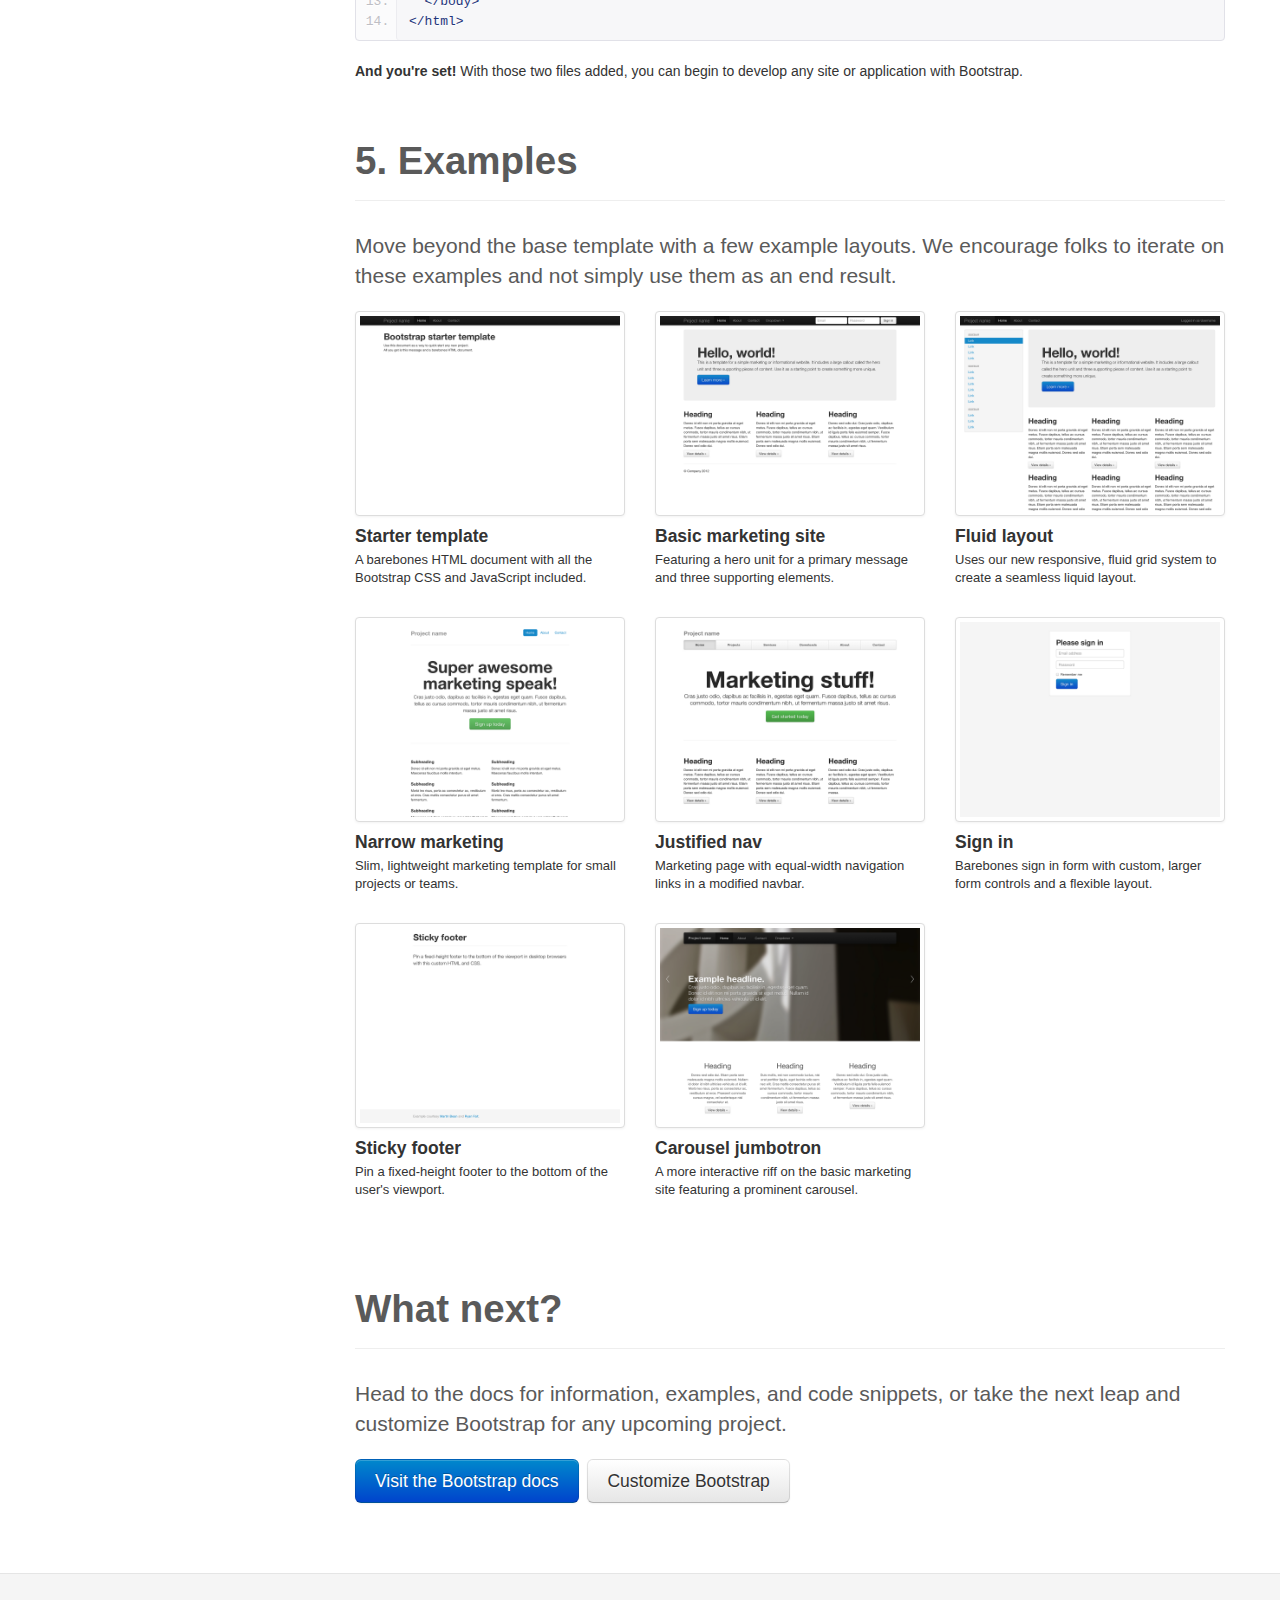
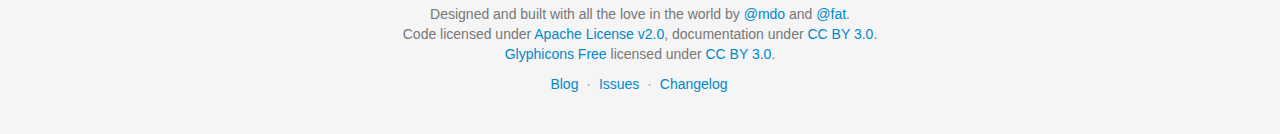
<file: components/bootstrap/docs/getting-started.html>
<!DOCTYPE html>
<html lang="en">
  <head>
    <meta charset="utf-8">
    <title>Getting · Bootstrap</title>
    <meta name="viewport" content="width=device-width, initial-scale=1.0">
    <meta name="description" content="">
    <meta name="author" content="">

    <!-- Le styles -->
    <link href="assets/css/bootstrap.css" rel="stylesheet">
    <link href="assets/css/bootstrap-responsive.css" rel="stylesheet">
    <link href="assets/css/docs.css" rel="stylesheet">
    <link href="assets/js/google-code-prettify/prettify.css" rel="stylesheet">

    <!-- Le HTML5 shim, for IE6-8 support of HTML5 elements -->
    <!--[if lt IE 9]>
      <script src="assets/js/html5shiv.js"></script>
    <![endif]-->

    <!-- Le fav and touch icons -->
    <link rel="apple-touch-icon-precomposed" sizes="144x144" href="assets/ico/apple-touch-icon-144-precomposed.png">
    <link rel="apple-touch-icon-precomposed" sizes="114x114" href="assets/ico/apple-touch-icon-114-precomposed.png">
      <link rel="apple-touch-icon-precomposed" sizes="72x72" href="assets/ico/apple-touch-icon-72-precomposed.png">
                    <link rel="apple-touch-icon-precomposed" href="assets/ico/apple-touch-icon-57-precomposed.png">
                                   <link rel="shortcut icon" href="assets/ico/favicon.png">

  </head>

  <body data-spy="scroll" data-target=".bs-docs-sidebar">

    <!-- Navbar
    ================================================== -->
    <div class="navbar navbar-inverse navbar-fixed-top">
      <div class="navbar-inner">
        <div class="container">
          <button type="button" class="btn btn-navbar" data-toggle="collapse" data-target=".nav-collapse">
            <span class="icon-bar"></span>
            <span class="icon-bar"></span>
            <span class="icon-bar"></span>
          </button>
          <a class="brand" href="./index.html">Bootstrap</a>
          <div class="nav-collapse collapse">
            <ul class="nav">
              <li class="">
                <a href="./index.html">Home</a>
              </li>
              <li class="active">
                <a href="./getting-started.html">Get started</a>
              </li>
              <li class="">
                <a href="./scaffolding.html">Scaffolding</a>
              </li>
              <li class="">
                <a href="./base-css.html">Base CSS</a>
              </li>
              <li class="">
                <a href="./components.html">Components</a>
              </li>
              <li class="">
                <a href="./javascript.html">JavaScript</a>
              </li>
              <li class="">
                <a href="./customize.html">Customize</a>
              </li>
            </ul>
          </div>
        </div>
      </div>
    </div>

<!-- Subhead
================================================== -->
<header class="jumbotron subhead" id="overview">
  <div class="container">
    <h1>Getting started</h1>
    <p class="lead">Overview of the project, its contents, and how to get started with a simple template.</p>
  </div>
</header>


  <div class="container">

    <!-- Docs nav
    ================================================== -->
    <div class="row">
      <div class="span3 bs-docs-sidebar">
        <ul class="nav nav-list bs-docs-sidenav">
          <li><a href="#download-bootstrap"><i class="icon-chevron-right"></i> Download</a></li>
          <li><a href="#file-structure"><i class="icon-chevron-right"></i> File structure</a></li>
          <li><a href="#contents"><i class="icon-chevron-right"></i> What's included</a></li>
          <li><a href="#html-template"><i class="icon-chevron-right"></i> HTML template</a></li>
          <li><a href="#examples"><i class="icon-chevron-right"></i> Examples</a></li>
          <li><a href="#what-next"><i class="icon-chevron-right"></i> What next?</a></li>
        </ul>
      </div>
      <div class="span9">



        <!-- Download
        ================================================== -->
        <section id="download-bootstrap">
          <div class="page-header">
            <h1>1. Download</h1>
          </div>
          <p class="lead">Before downloading, be sure to have a code editor (we recommend <a href="http://sublimetext.com/2">Sublime Text 2</a>) and some working knowledge of HTML and CSS. We won't walk through the source files here, but they are available for download. We'll focus on getting started with the compiled Bootstrap files.</p>

          <div class="row-fluid">
            <div class="span6">
              <h2>Download compiled</h2>
              <p><strong>Fastest way to get started:</strong> get the compiled and minified versions of our CSS, JS, and images. No docs or original source files.</p>
              <p><a class="btn btn-large btn-primary" href="assets/bootstrap.zip" >Download Bootstrap</a></p>
            </div>
            <div class="span6">
              <h2>Download source</h2>
              <p>Get the original files for all CSS and JavaScript, along with a local copy of the docs by downloading the latest version directly from GitHub.</p>
              <p><a class="btn btn-large" href="https://github.com/twitter/bootstrap/zipball/master" >Download Bootstrap source</a></p>
            </div>
          </div>
        </section>



        <!-- File structure
        ================================================== -->
        <section id="file-structure">
          <div class="page-header">
            <h1>2. File structure</h1>
          </div>
          <p class="lead">Within the download you'll find the following file structure and contents, logically grouping common assets and providing both compiled and minified variations.</p>
          <p>Once downloaded, unzip the compressed folder to see the structure of (the compiled) Bootstrap. You'll see something like this:</p>
<pre class="prettyprint">
  bootstrap/
  ├── css/
  │   ├── bootstrap.css
  │   ├── bootstrap.min.css
  ├── js/
  │   ├── bootstrap.js
  │   ├── bootstrap.min.js
  └── img/
      ├── glyphicons-halflings.png
      └── glyphicons-halflings-white.png
</pre>
          <p>This is the most basic form of Bootstrap: compiled files for quick drop-in usage in nearly any web project. We provide compiled CSS and JS (<code>bootstrap.*</code>), as well as compiled and minified CSS and JS (<code>bootstrap.min.*</code>). The image files are compressed using <a href="http://imageoptim.com/">ImageOptim</a>, a Mac app for compressing PNGs.</p>
          <p>Please note that all JavaScript plugins require jQuery to be included.</p>
        </section>



        <!-- Contents
        ================================================== -->
        <section id="contents">
          <div class="page-header">
            <h1>3. What's included</h1>
          </div>
          <p class="lead">Bootstrap comes equipped with HTML, CSS, and JS for all sorts of things, but they can be summarized with a handful of categories visible at the top of the <a href="http://getbootstrap.com">Bootstrap documentation</a>.</p>

          <h2>Docs sections</h2>
          <h4><a href="http://twitter.github.com/bootstrap/scaffolding.html">Scaffolding</a></h4>
          <p>Global styles for the body to reset type and background, link styles, grid system, and two simple layouts.</p>
          <h4><a href="http://twitter.github.com/bootstrap/base-css.html">Base CSS</a></h4>
          <p>Styles for common HTML elements like typography, code, tables, forms, and buttons. Also includes <a href="http://glyphicons.com">Glyphicons</a>, a great little icon set.</p>
          <h4><a href="http://twitter.github.com/bootstrap/components.html">Components</a></h4>
          <p>Basic styles for common interface components like tabs and pills, navbar, alerts, page headers, and more.</p>
          <h4><a href="http://twitter.github.com/bootstrap/javascript.html">JavaScript plugins</a></h4>
          <p>Similar to Components, these JavaScript plugins are interactive components for things like tooltips, popovers, modals, and more.</p>

          <h2>List of components</h2>
          <p>Together, the <strong>Components</strong> and <strong>JavaScript plugins</strong> sections provide the following interface elements:</p>
          <ul>
            <li>Button groups</li>
            <li>Button dropdowns</li>
            <li>Navigational tabs, pills, and lists</li>
            <li>Navbar</li>
            <li>Labels</li>
            <li>Badges</li>
            <li>Page headers and hero unit</li>
            <li>Thumbnails</li>
            <li>Alerts</li>
            <li>Progress bars</li>
            <li>Modals</li>
            <li>Dropdowns</li>
            <li>Tooltips</li>
            <li>Popovers</li>
            <li>Accordion</li>
            <li>Carousel</li>
            <li>Typeahead</li>
          </ul>
          <p>In future guides, we may walk through these components individually in more detail. Until then, look for each of these in the documentation for information on how to utilize and customize them.</p>
        </section>



        <!-- HTML template
        ================================================== -->
        <section id="html-template">
          <div class="page-header">
            <h1>4. Basic HTML template</h1>
          </div>
          <p class="lead">With a brief intro into the contents out of the way, we can focus on putting Bootstrap to use. To do that, we'll utilize a basic HTML template that includes everything we mentioned in the <a href="./getting-started.html#file-structure">File structure</a>.</p>
          <p>Now, here's a look at a <strong>typical HTML file</strong>:</p>
<pre class="prettyprint linenums">
&lt;!DOCTYPE html&gt;
&lt;html&gt;
  &lt;head&gt;
    &lt;title&gt;Bootstrap 101 Template&lt;/title&gt;
    &lt;meta name="viewport" content="width=device-width, initial-scale=1.0"&gt;
  &lt;/head&gt;
  &lt;body&gt;
    &lt;h1&gt;Hello, world!&lt;/h1&gt;
    &lt;script src="http://code.jquery.com/jquery.js"&gt;&lt;/script&gt;
  &lt;/body&gt;
&lt;/html&gt;
</pre>
          <p>To make this <strong>a Bootstrapped template</strong>, just include the appropriate CSS and JS files:</p>
<pre class="prettyprint linenums">
&lt;!DOCTYPE html&gt;
&lt;html&gt;
  &lt;head&gt;
    &lt;title&gt;Bootstrap 101 Template&lt;/title&gt;
    &lt;meta name="viewport" content="width=device-width, initial-scale=1.0"&gt;
    &lt;!-- Bootstrap --&gt;
    &lt;link href="css/bootstrap.min.css" rel="stylesheet" media="screen"&gt;
  &lt;/head&gt;
  &lt;body&gt;
    &lt;h1&gt;Hello, world!&lt;/h1&gt;
    &lt;script src="http://code.jquery.com/jquery.js"&gt;&lt;/script&gt;
    &lt;script src="js/bootstrap.min.js"&gt;&lt;/script&gt;
  &lt;/body&gt;
&lt;/html&gt;
</pre>
          <p><strong>And you're set!</strong> With those two files added, you can begin to develop any site or application with Bootstrap.</p>
        </section>



        <!-- Examples
        ================================================== -->
        <section id="examples">
          <div class="page-header">
            <h1>5. Examples</h1>
          </div>
          <p class="lead">Move beyond the base template with a few example layouts. We encourage folks to iterate on these examples and not simply use them as an end result.</p>
          <ul class="thumbnails bootstrap-examples">
            <li class="span3">
              <a class="thumbnail" href="examples/starter-template.html">
                <img src="assets/img/examples/bootstrap-example-starter.png" alt="">
              </a>
              <h4>Starter template</h4>
              <p>A barebones HTML document with all the Bootstrap CSS and JavaScript included.</p>
            </li>
            <li class="span3">
              <a class="thumbnail" href="examples/hero.html">
                <img src="assets/img/examples/bootstrap-example-marketing.png" alt="">
              </a>
              <h4>Basic marketing site</h4>
              <p>Featuring a hero unit for a primary message and three supporting elements.</p>
            </li>
            <li class="span3">
              <a class="thumbnail" href="examples/fluid.html">
                <img src="assets/img/examples/bootstrap-example-fluid.png" alt="">
              </a>
              <h4>Fluid layout</h4>
              <p>Uses our new responsive, fluid grid system to create a seamless liquid layout.</p>
            </li>

            <li class="span3">
              <a class="thumbnail" href="examples/marketing-narrow.html">
                <img src="assets/img/examples/bootstrap-example-marketing-narrow.png" alt="">
              </a>
              <h4>Narrow marketing</h4>
              <p>Slim, lightweight marketing template for small projects or teams.</p>
            </li>
            <li class="span3">
              <a class="thumbnail" href="examples/justified-nav.html">
                <img src="assets/img/examples/bootstrap-example-justified-nav.png" alt="">
              </a>
              <h4>Justified nav</h4>
              <p>Marketing page with equal-width navigation links in a modified navbar.</p>
            </li>
            <li class="span3">
              <a class="thumbnail" href="examples/signin.html">
                <img src="assets/img/examples/bootstrap-example-signin.png" alt="">
              </a>
              <h4>Sign in</h4>
              <p>Barebones sign in form with custom, larger form controls and a flexible layout.</p>
            </li>

            <li class="span3">
              <a class="thumbnail" href="examples/sticky-footer.html">
                <img src="assets/img/examples/bootstrap-example-sticky-footer.png" alt="">
              </a>
              <h4>Sticky footer</h4>
              <p>Pin a fixed-height footer to the bottom of the user's viewport.</p>
            </li>
            <li class="span3">
              <a class="thumbnail" href="examples/carousel.html">
                <img src="assets/img/examples/bootstrap-example-carousel.png" alt="">
              </a>
              <h4>Carousel jumbotron</h4>
              <p>A more interactive riff on the basic marketing site featuring a prominent carousel.</p>
            </li>
          </ul>
        </section>




        <!-- Next
        ================================================== -->
        <section id="what-next">
          <div class="page-header">
            <h1>What next?</h1>
          </div>
          <p class="lead">Head to the docs for information, examples, and code snippets, or take the next leap and customize Bootstrap for any upcoming project.</p>
          <a class="btn btn-large btn-primary" href="./scaffolding.html" >Visit the Bootstrap docs</a>
          <a class="btn btn-large" href="./customize.html" style="margin-left: 5px;" >Customize Bootstrap</a>
        </section>




      </div>
    </div>

  </div>



    <!-- Footer
    ================================================== -->
    <footer class="footer">
      <div class="container">
        <p>Designed and built with all the love in the world by <a href="http://twitter.com/mdo" target="_blank">@mdo</a> and <a href="http://twitter.com/fat" target="_blank">@fat</a>.</p>
        <p>Code licensed under <a href="http://www.apache.org/licenses/LICENSE-2.0" target="_blank">Apache License v2.0</a>, documentation under <a href="http://creativecommons.org/licenses/by/3.0/">CC BY 3.0</a>.</p>
        <p><a href="http://glyphicons.com">Glyphicons Free</a> licensed under <a href="http://creativecommons.org/licenses/by/3.0/">CC BY 3.0</a>.</p>
        <ul class="footer-links">
          <li><a href="http://blog.getbootstrap.com">Blog</a></li>
          <li class="muted">&middot;</li>
          <li><a href="https://github.com/twitter/bootstrap/issues?state=open">Issues</a></li>
          <li class="muted">&middot;</li>
          <li><a href="https://github.com/twitter/bootstrap/blob/master/CHANGELOG.md">Changelog</a></li>
        </ul>
      </div>
    </footer>



    <!-- Le javascript
    ================================================== -->
    <!-- Placed at the end of the document so the pages load faster -->
    <script type="text/javascript" src="http://platform.twitter.com/widgets.js"></script>
    <script src="assets/js/jquery.js"></script>
    <script src="assets/js/bootstrap-transition.js"></script>
    <script src="assets/js/bootstrap-alert.js"></script>
    <script src="assets/js/bootstrap-modal.js"></script>
    <script src="assets/js/bootstrap-dropdown.js"></script>
    <script src="assets/js/bootstrap-scrollspy.js"></script>
    <script src="assets/js/bootstrap-tab.js"></script>
    <script src="assets/js/bootstrap-tooltip.js"></script>
    <script src="assets/js/bootstrap-popover.js"></script>
    <script src="assets/js/bootstrap-button.js"></script>
    <script src="assets/js/bootstrap-collapse.js"></script>
    <script src="assets/js/bootstrap-carousel.js"></script>
    <script src="assets/js/bootstrap-typeahead.js"></script>
    <script src="assets/js/bootstrap-affix.js"></script>

    <script src="assets/js/holder/holder.js"></script>
    <script src="assets/js/google-code-prettify/prettify.js"></script>

    <script src="assets/js/application.js"></script>



  </body>
</html>
</file>
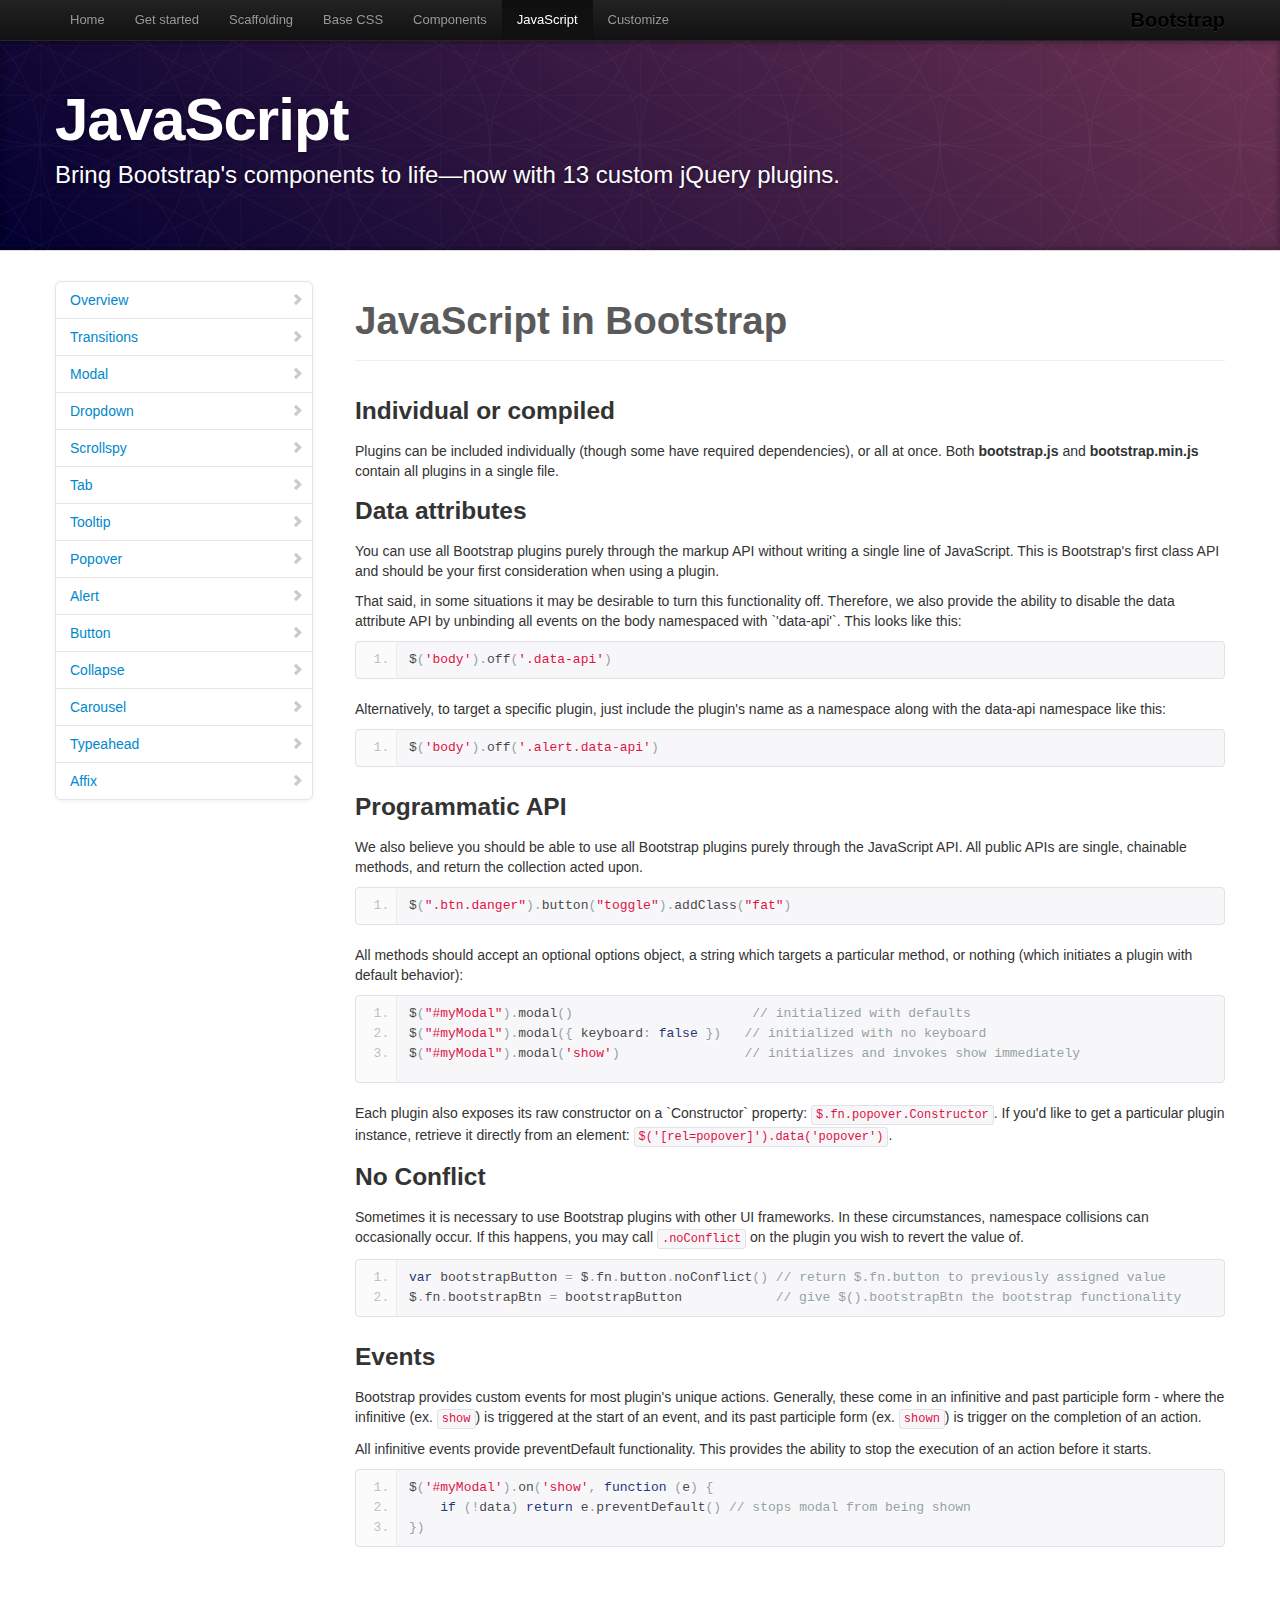
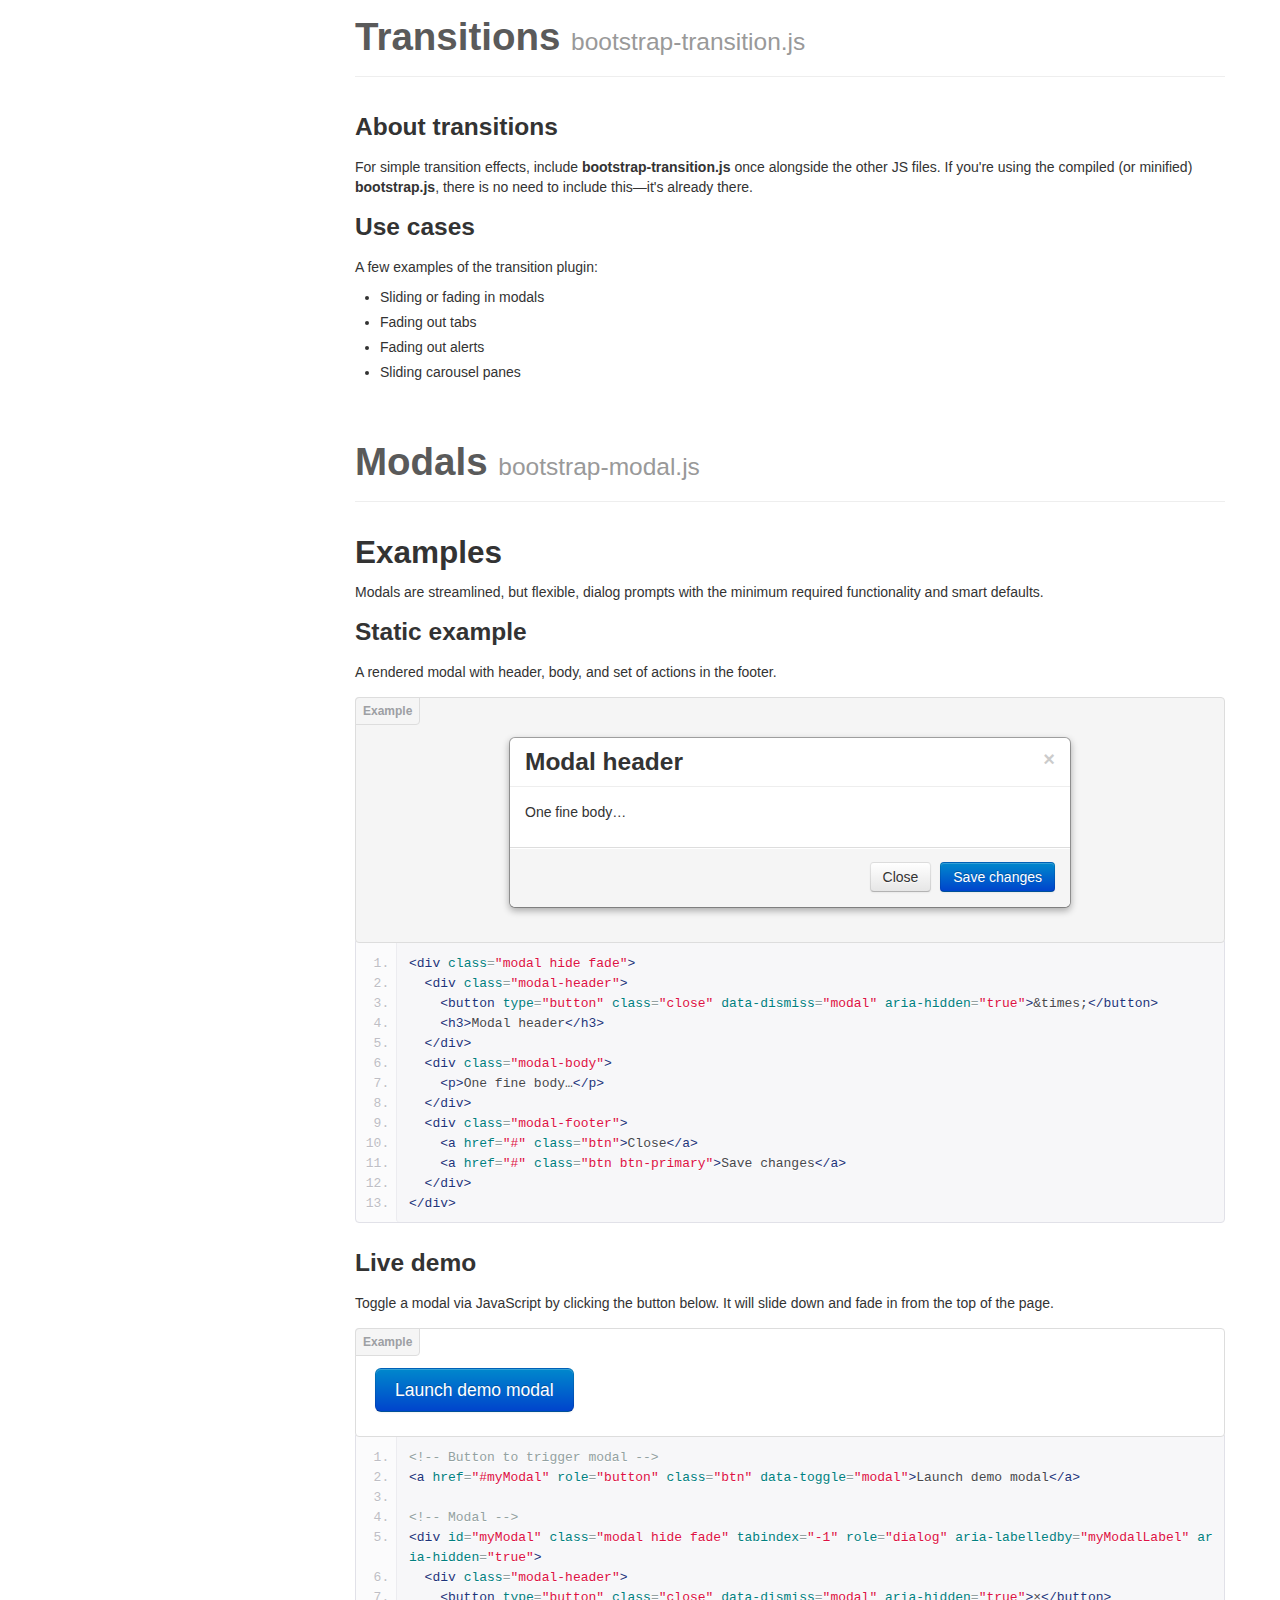
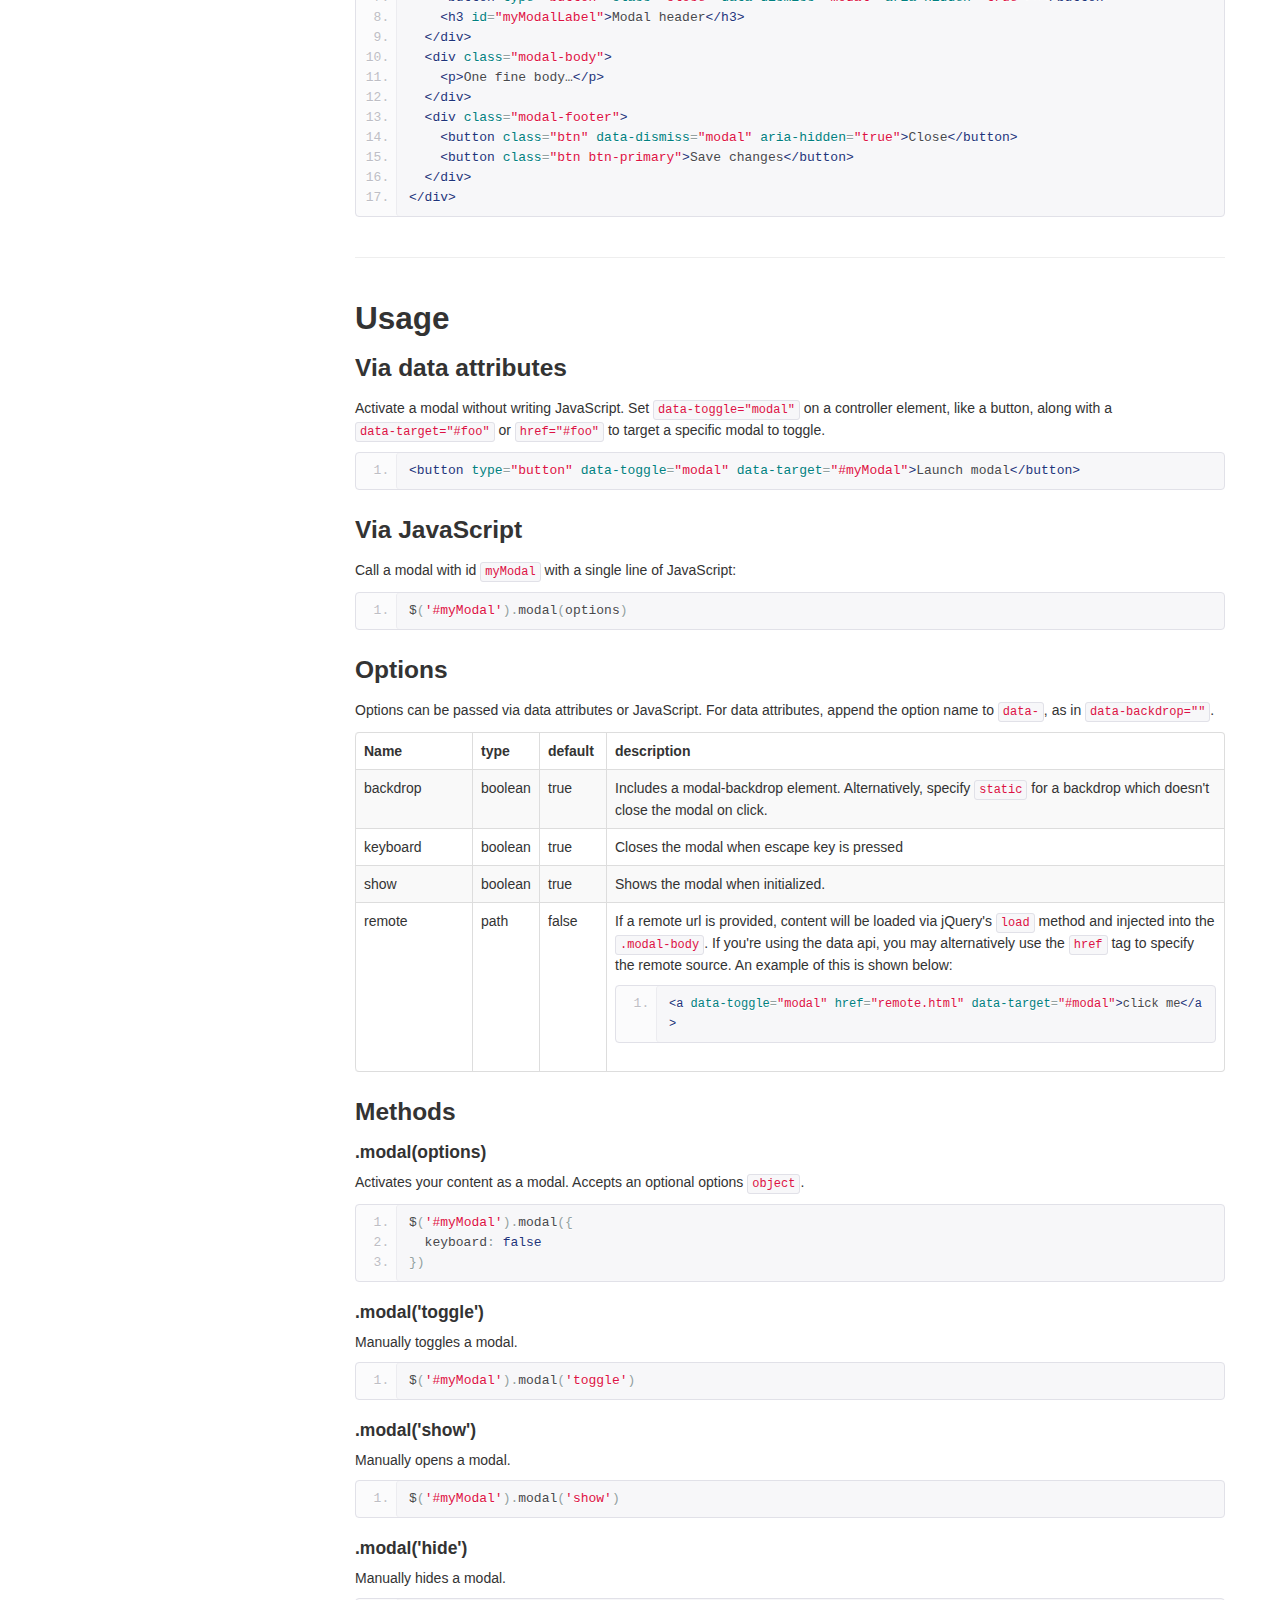
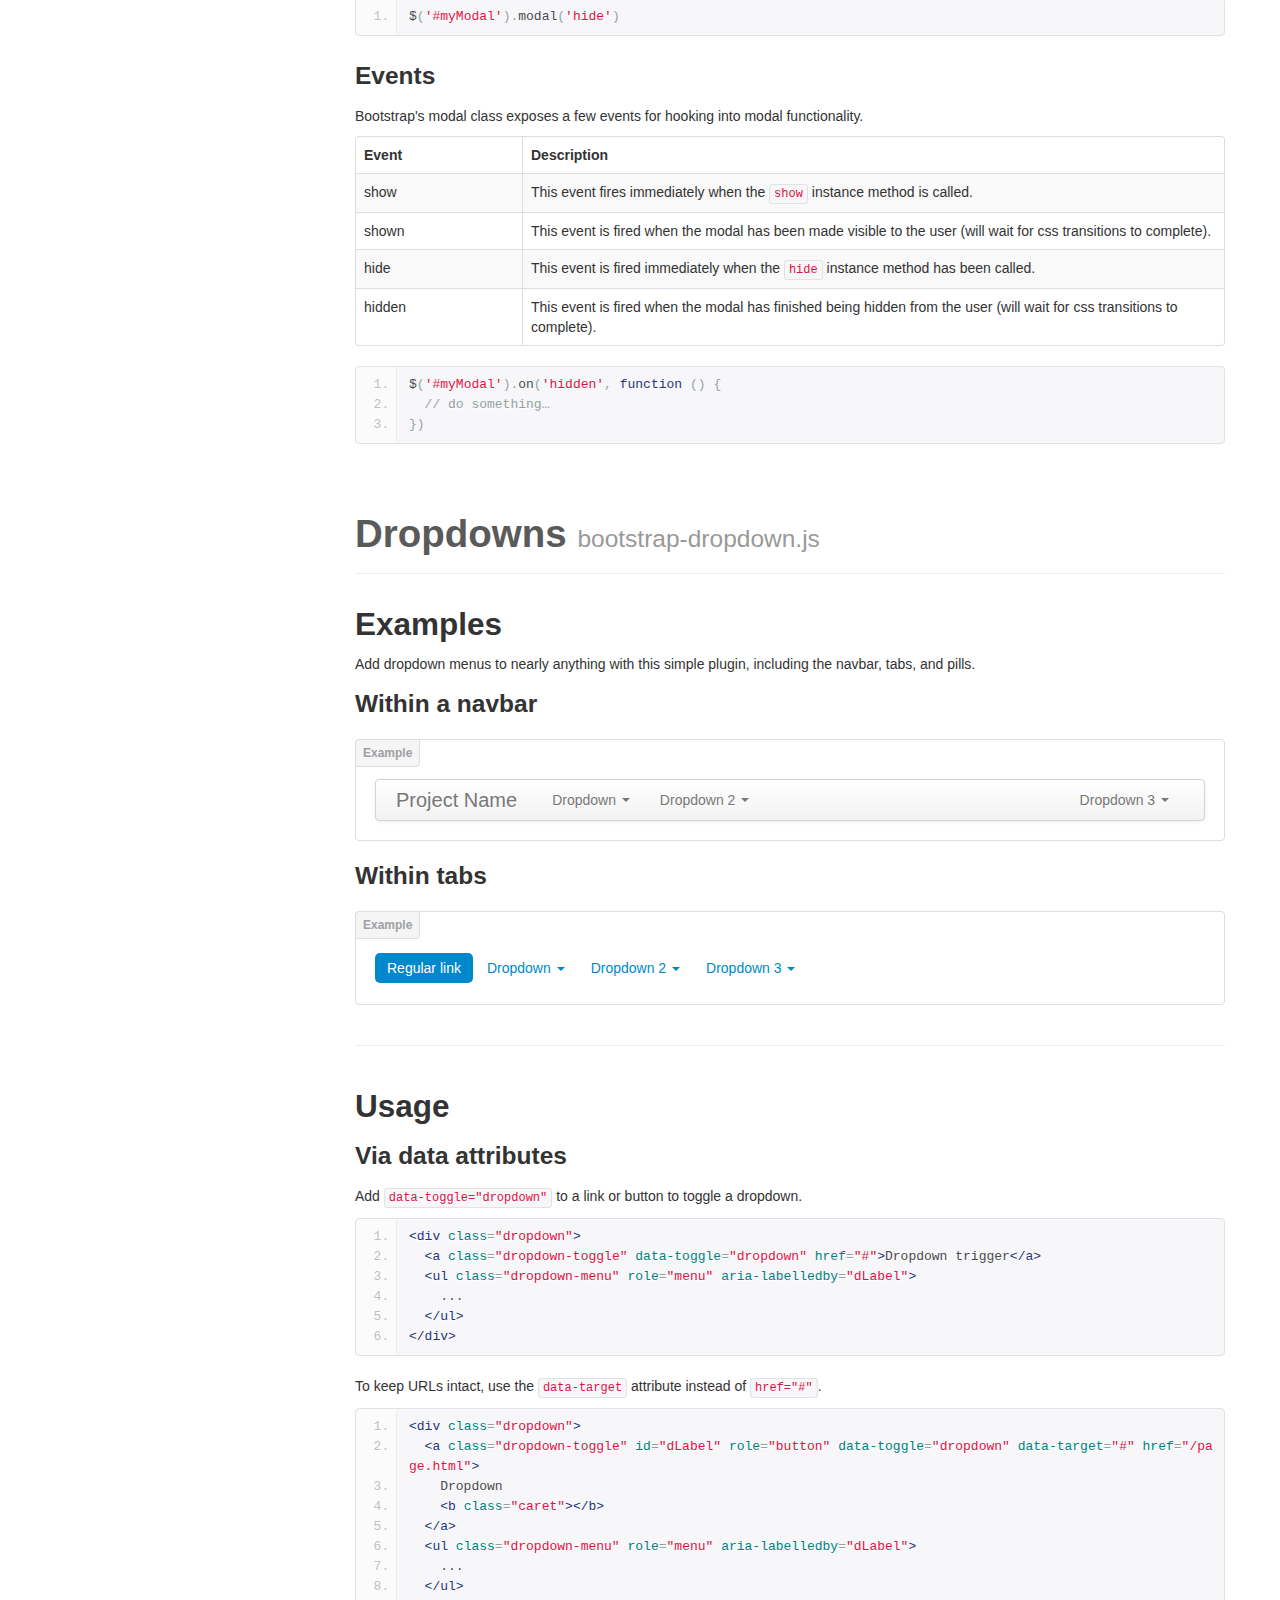
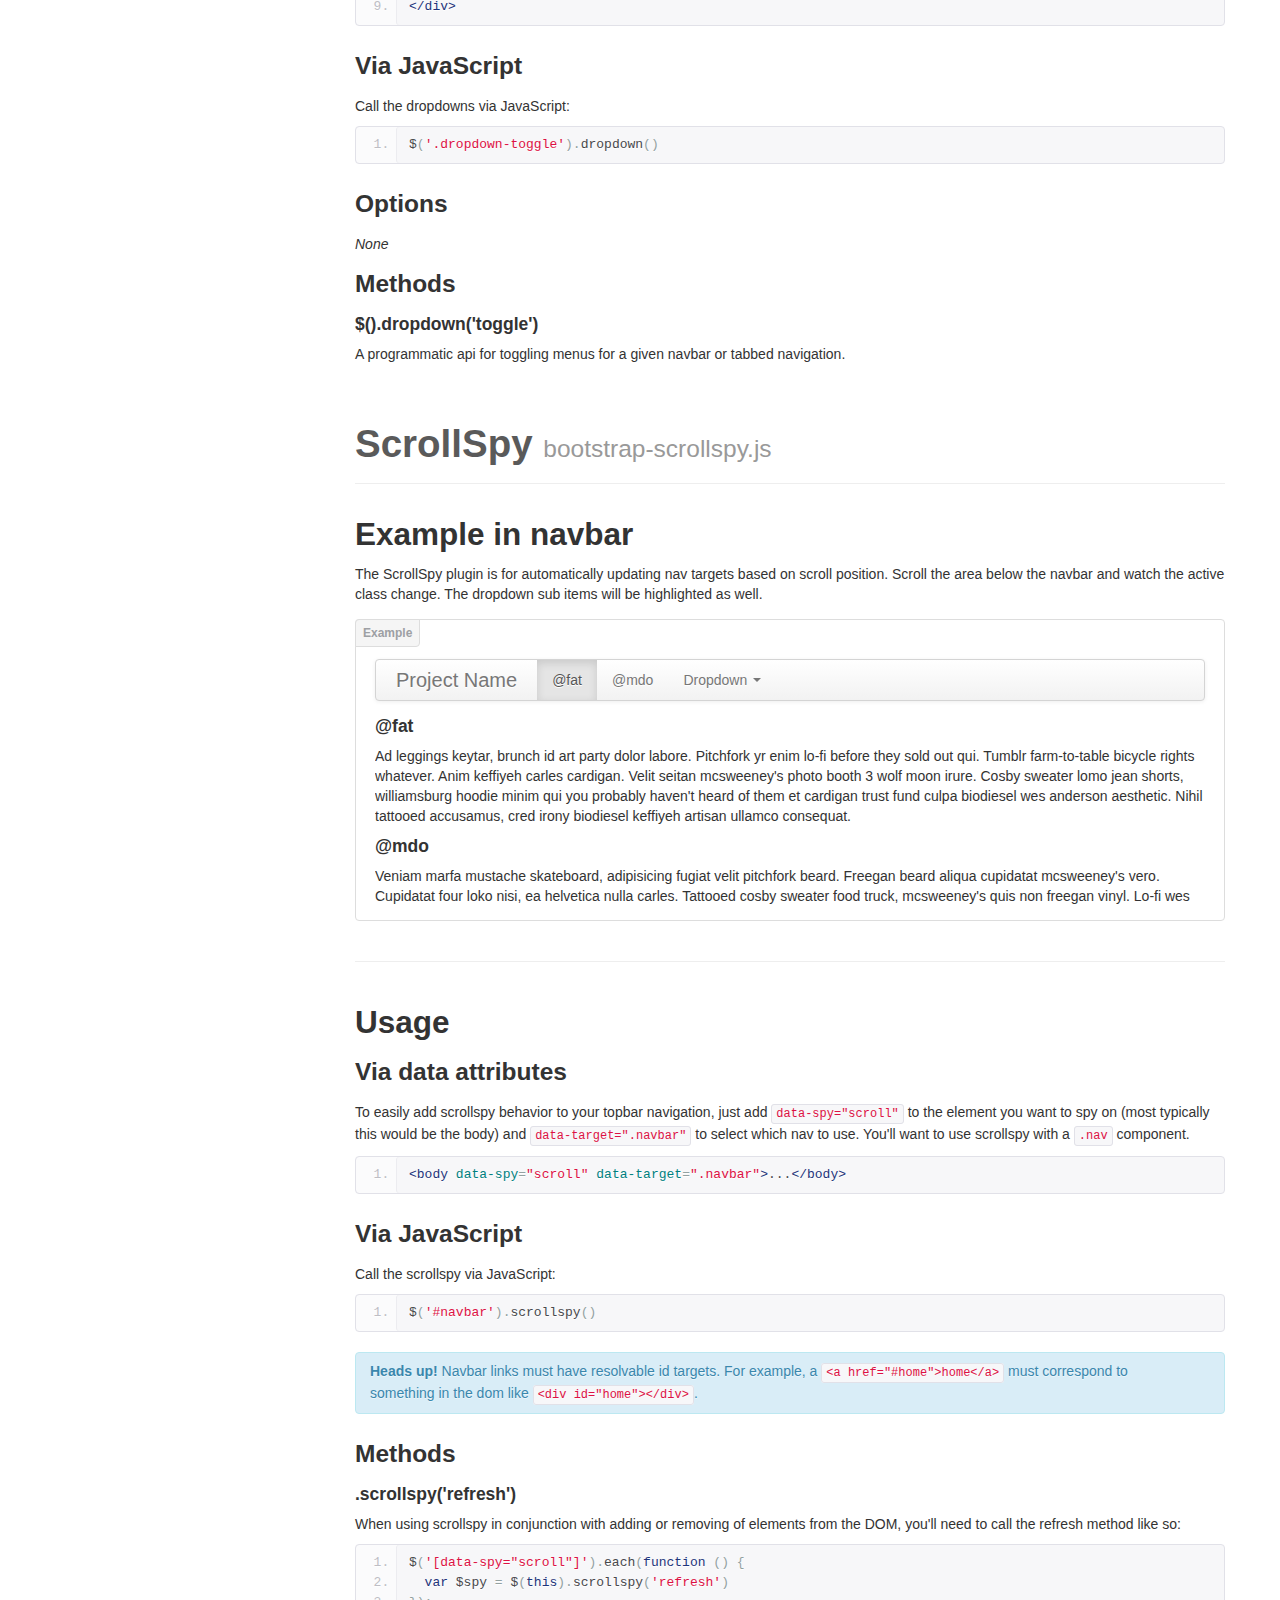
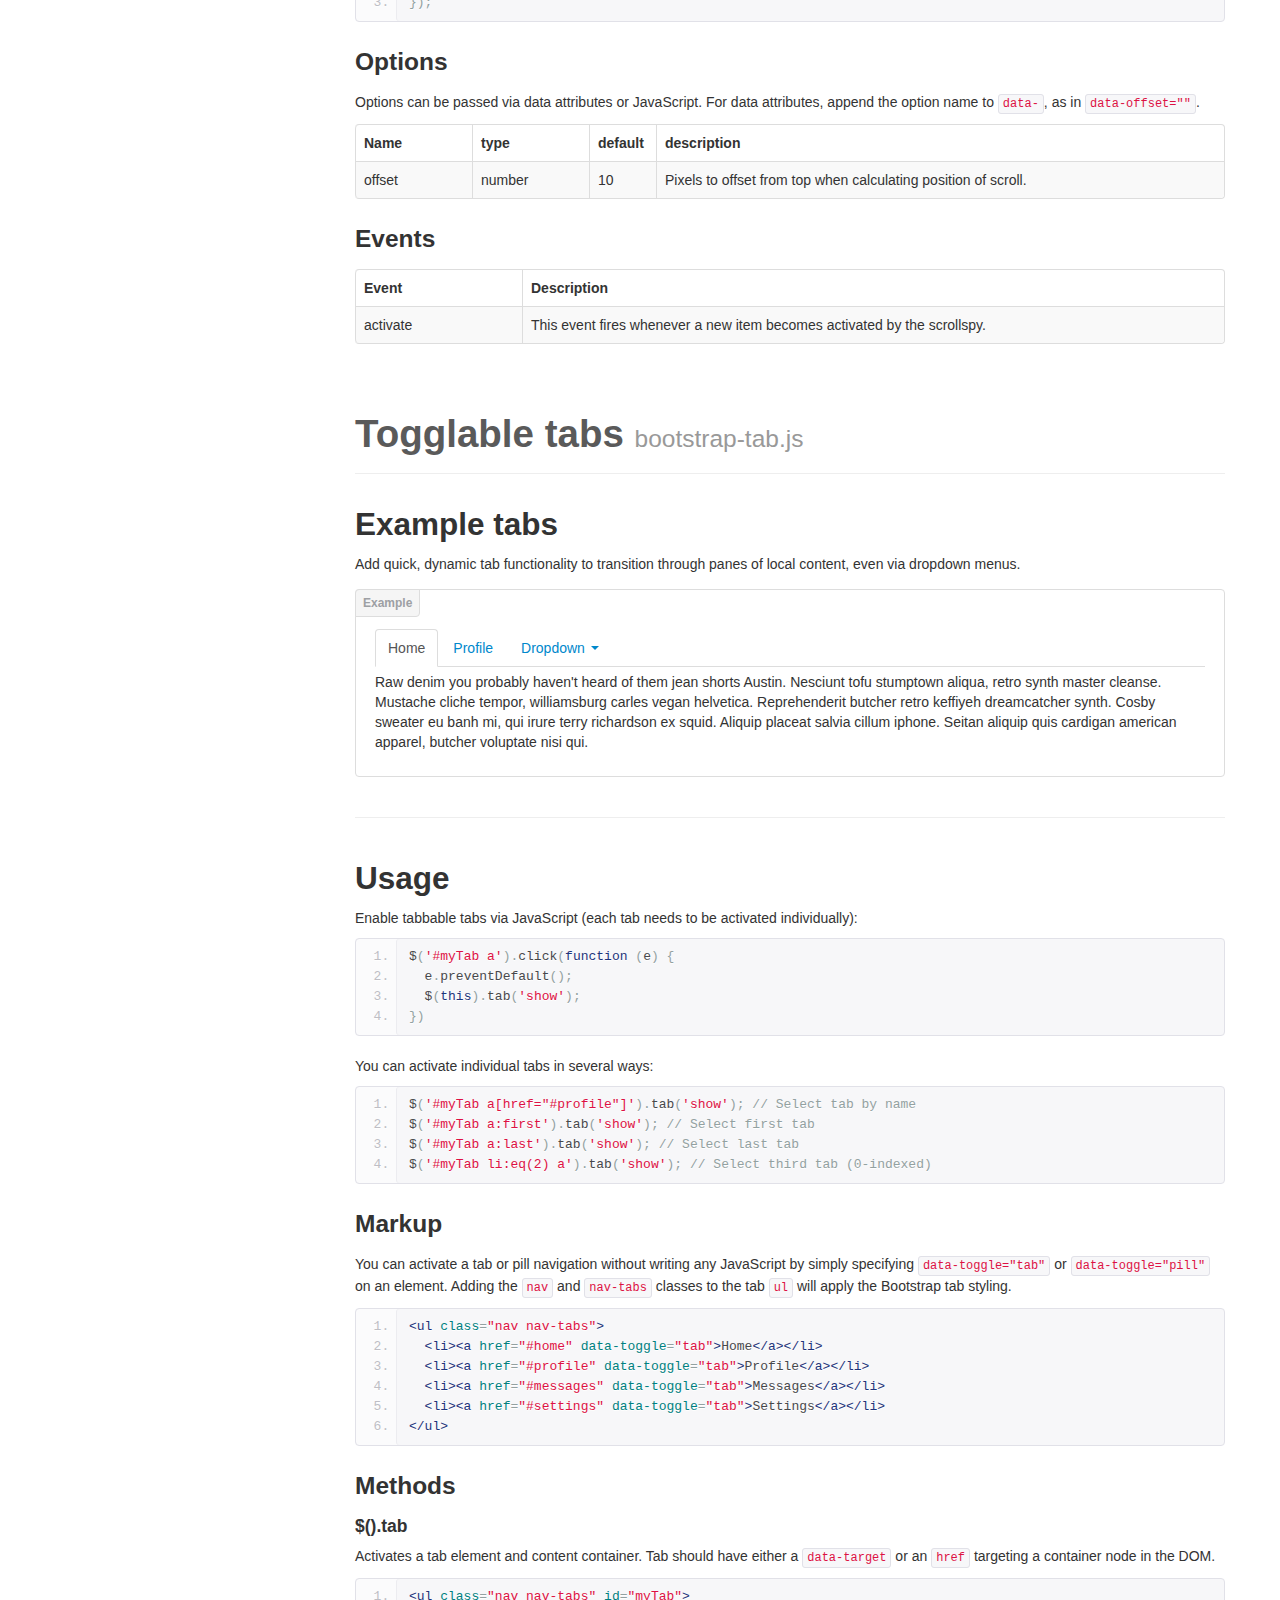
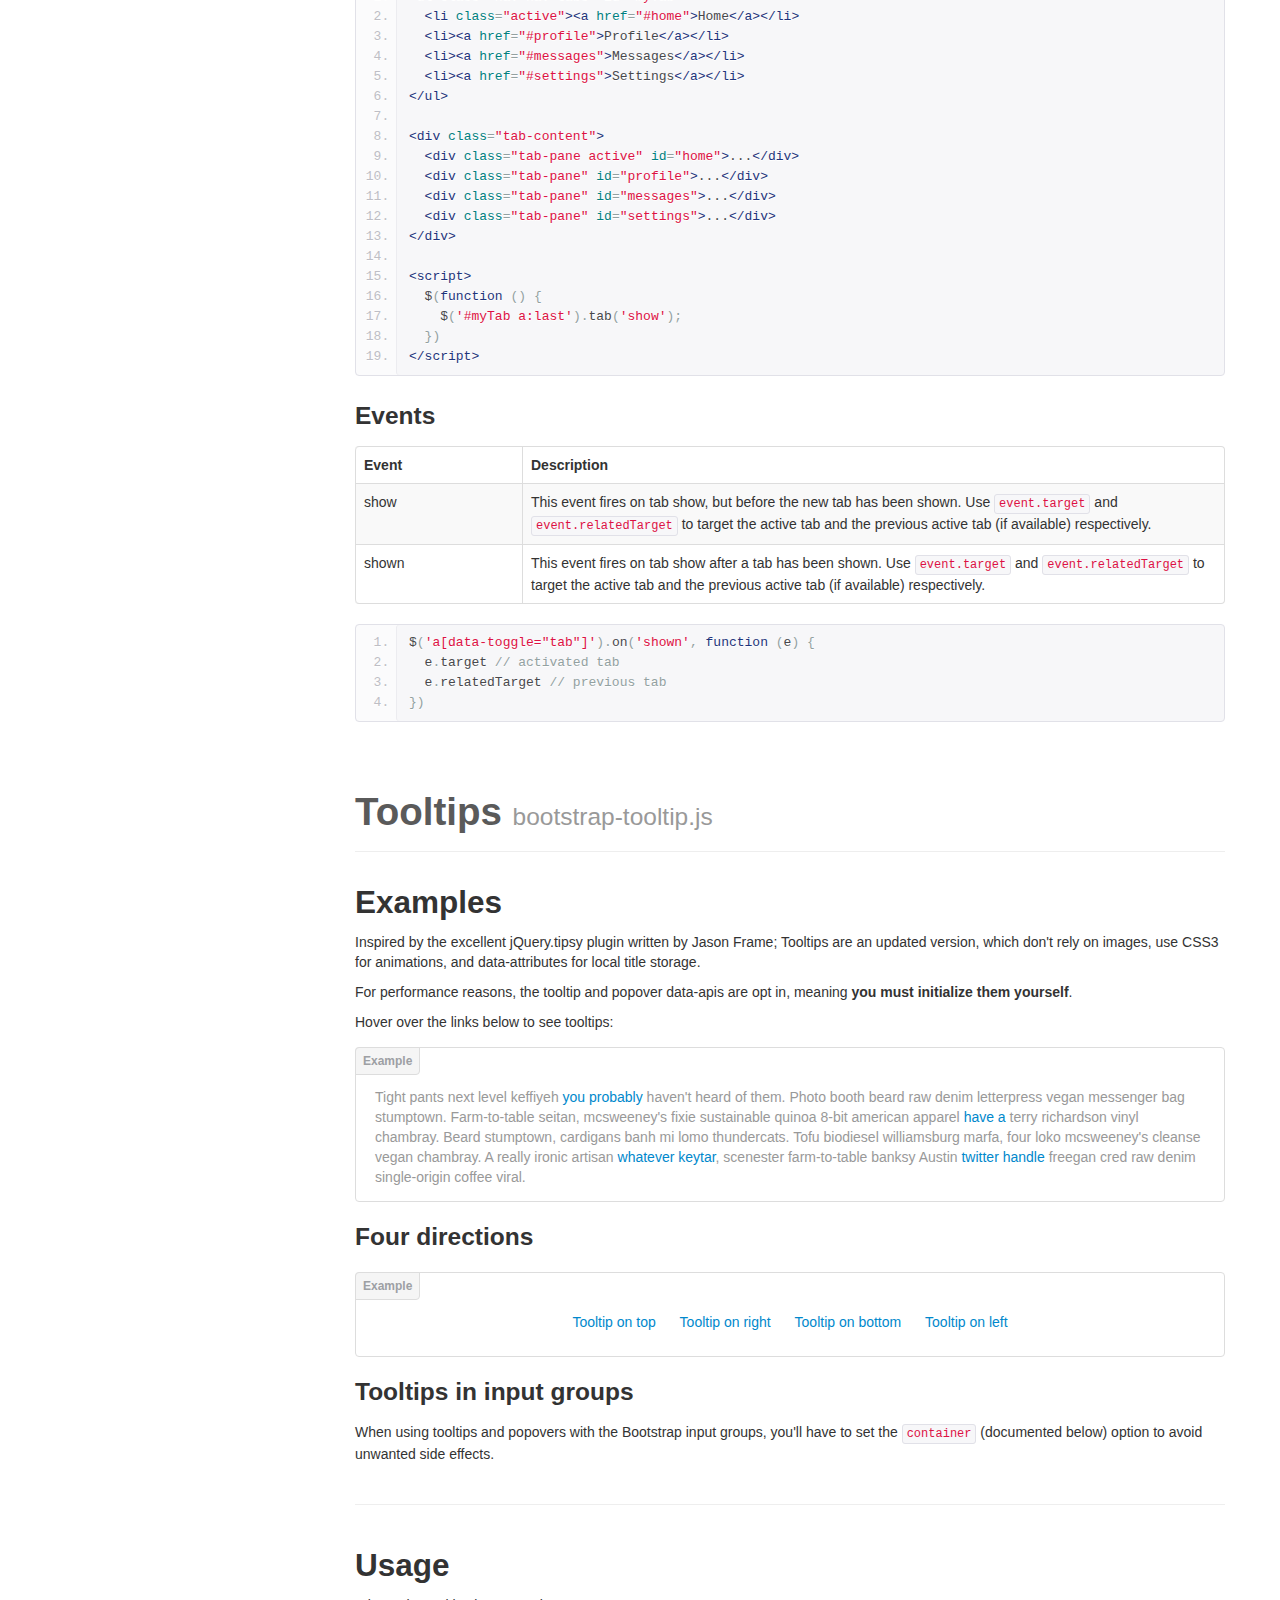
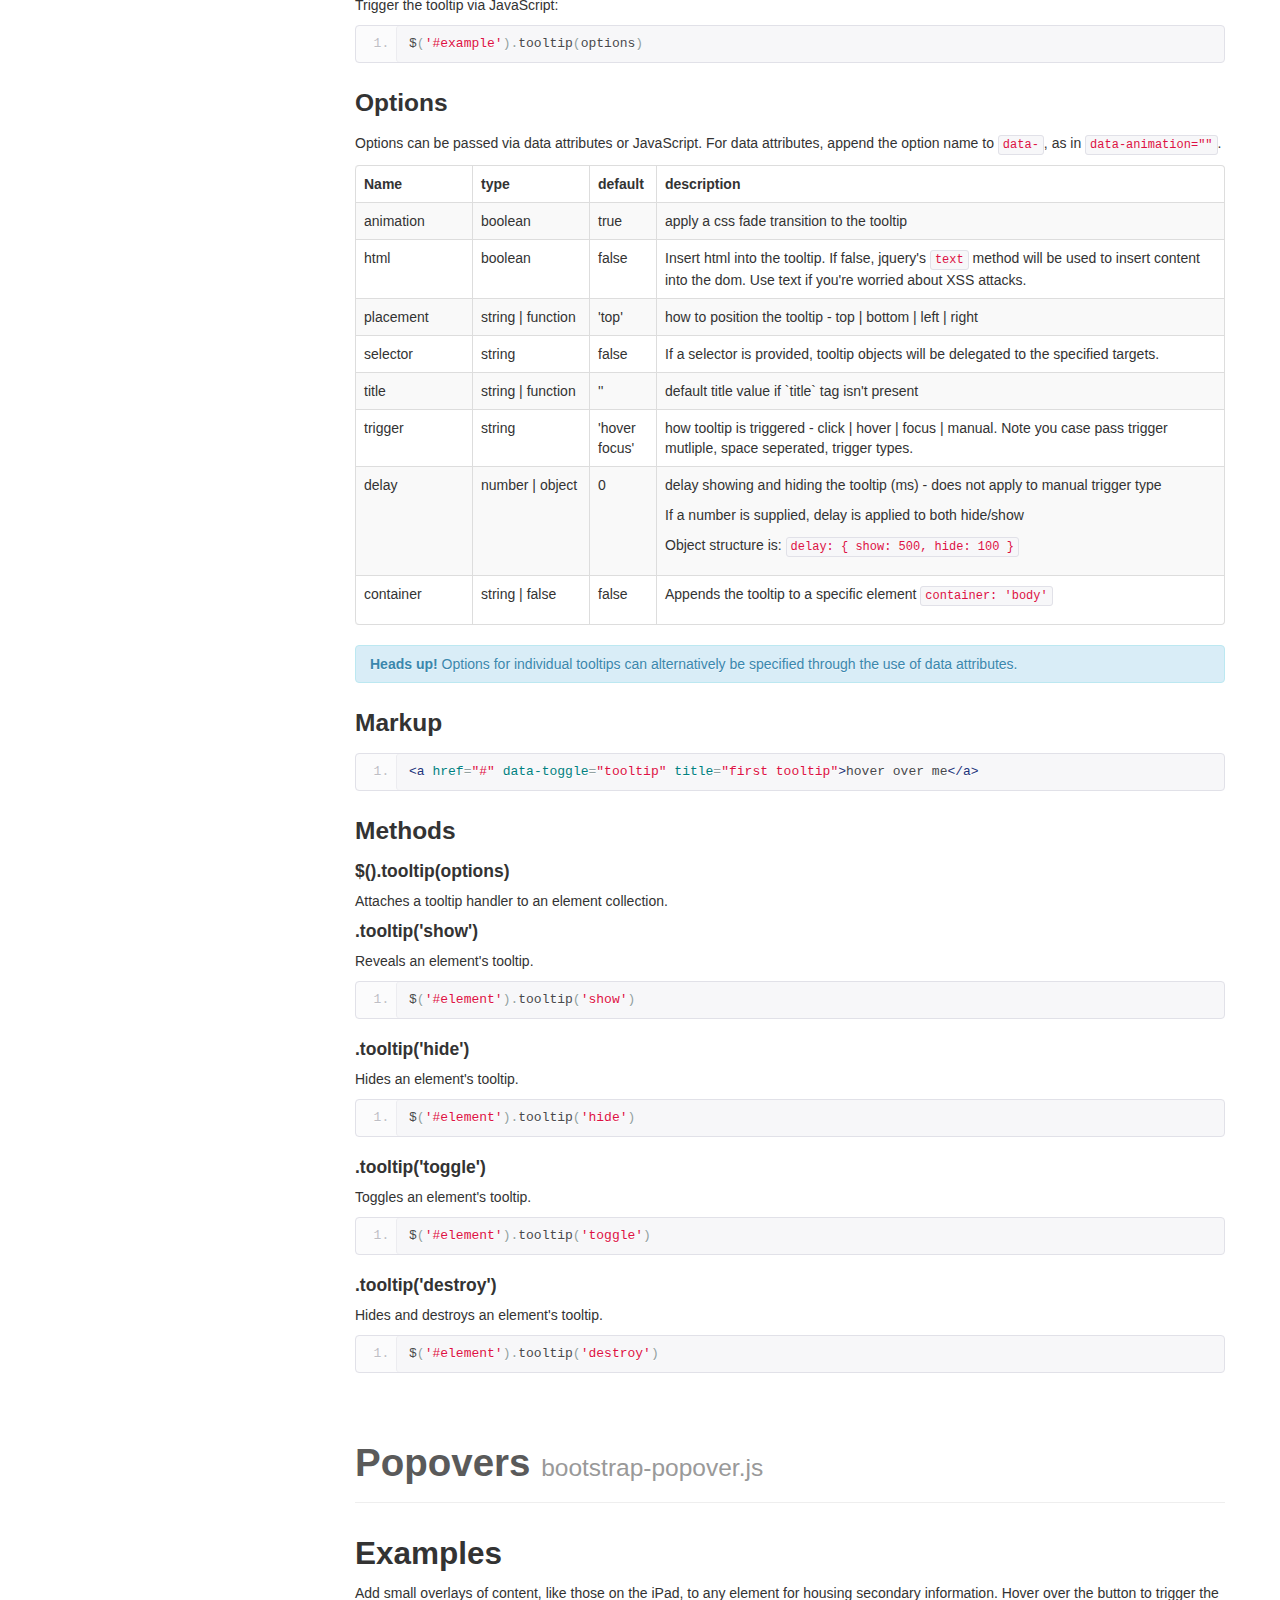
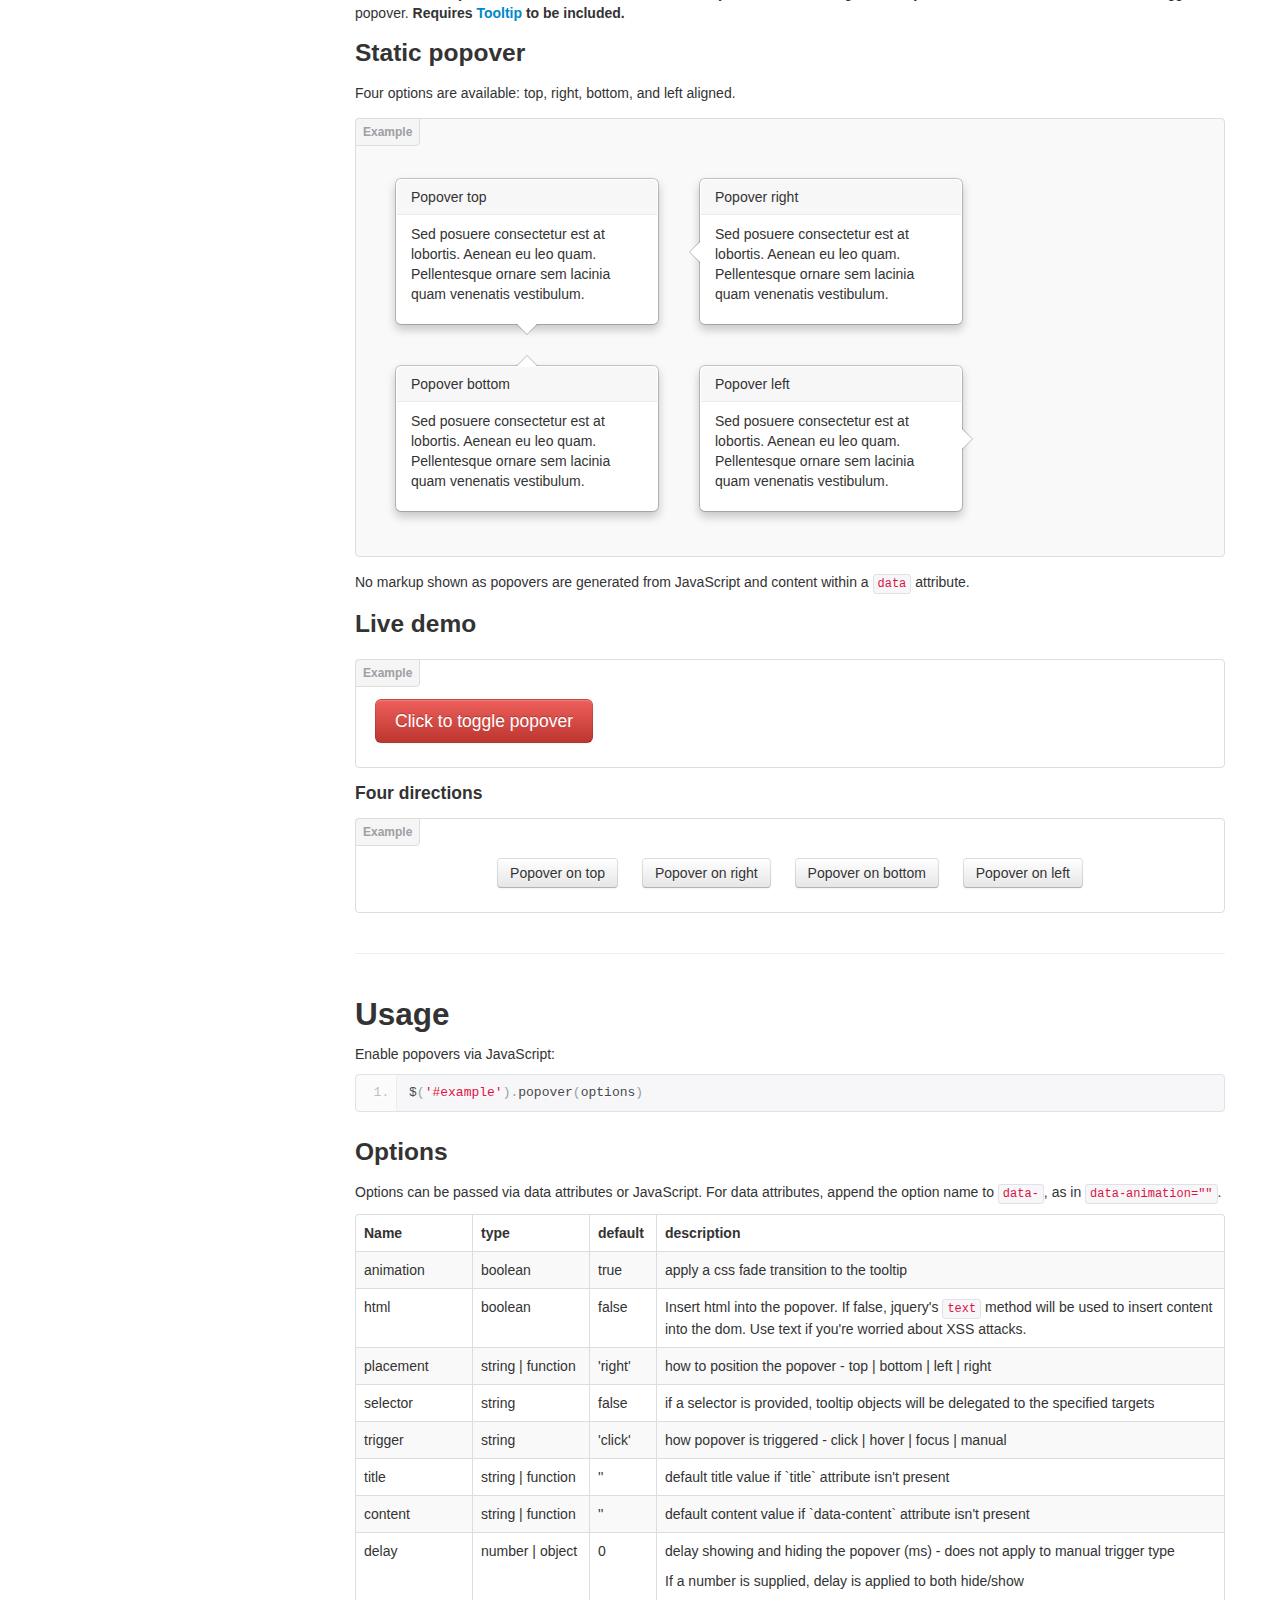
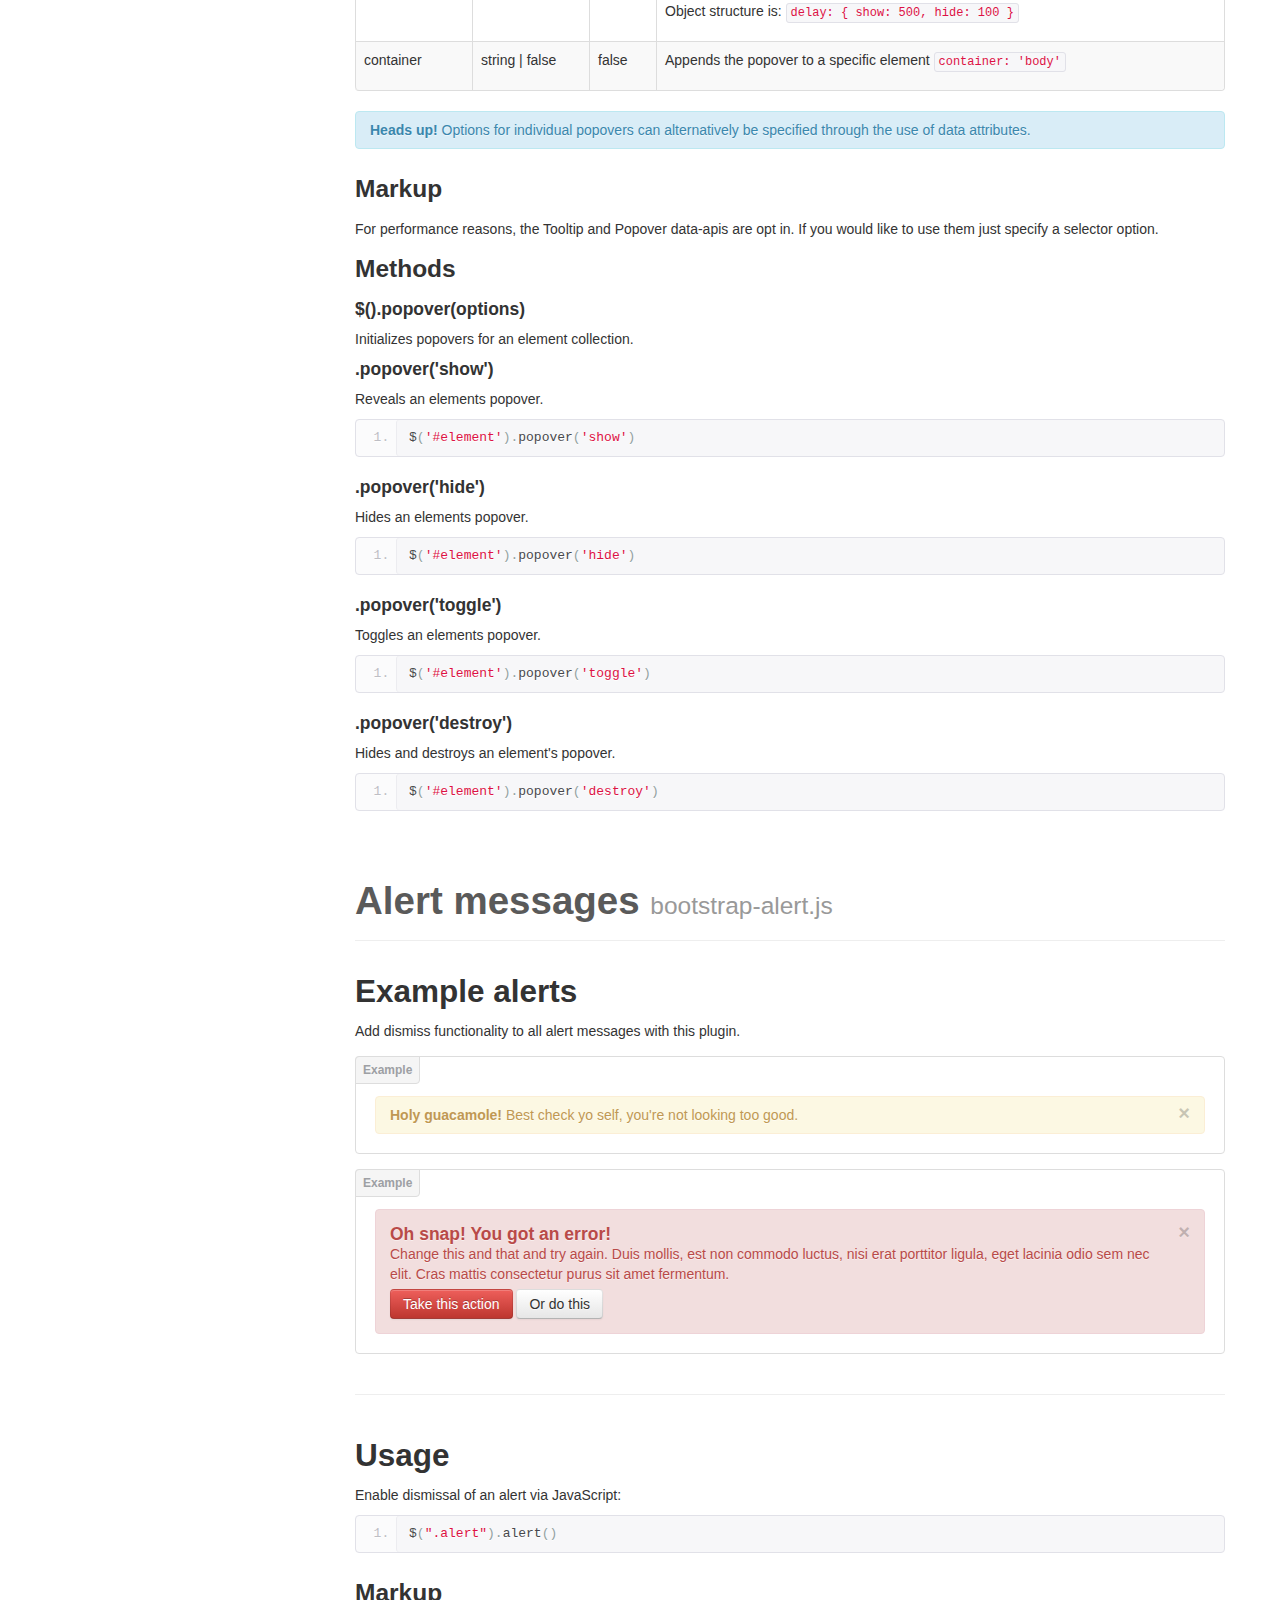
<file: components/bootstrap/docs/javascript.html>
<!DOCTYPE html>
<html lang="en">
  <head>
    <meta charset="utf-8">
    <title>Javascript · Bootstrap</title>
    <meta name="viewport" content="width=device-width, initial-scale=1.0">
    <meta name="description" content="">
    <meta name="author" content="">

    <!-- Le styles -->
    <link href="assets/css/bootstrap.css" rel="stylesheet">
    <link href="assets/css/bootstrap-responsive.css" rel="stylesheet">
    <link href="assets/css/docs.css" rel="stylesheet">
    <link href="assets/js/google-code-prettify/prettify.css" rel="stylesheet">

    <!-- Le HTML5 shim, for IE6-8 support of HTML5 elements -->
    <!--[if lt IE 9]>
      <script src="assets/js/html5shiv.js"></script>
    <![endif]-->

    <!-- Le fav and touch icons -->
    <link rel="apple-touch-icon-precomposed" sizes="144x144" href="assets/ico/apple-touch-icon-144-precomposed.png">
    <link rel="apple-touch-icon-precomposed" sizes="114x114" href="assets/ico/apple-touch-icon-114-precomposed.png">
      <link rel="apple-touch-icon-precomposed" sizes="72x72" href="assets/ico/apple-touch-icon-72-precomposed.png">
                    <link rel="apple-touch-icon-precomposed" href="assets/ico/apple-touch-icon-57-precomposed.png">
                                   <link rel="shortcut icon" href="assets/ico/favicon.png">

  </head>

  <body data-spy="scroll" data-target=".bs-docs-sidebar">

    <!-- Navbar
    ================================================== -->
    <div class="navbar navbar-inverse navbar-fixed-top">
      <div class="navbar-inner">
        <div class="container">
          <button type="button" class="btn btn-navbar" data-toggle="collapse" data-target=".nav-collapse">
            <span class="icon-bar"></span>
            <span class="icon-bar"></span>
            <span class="icon-bar"></span>
          </button>
          <a class="brand" href="./index.html">Bootstrap</a>
          <div class="nav-collapse collapse">
            <ul class="nav">
              <li class="">
                <a href="./index.html">Home</a>
              </li>
              <li class="">
                <a href="./getting-started.html">Get started</a>
              </li>
              <li class="">
                <a href="./scaffolding.html">Scaffolding</a>
              </li>
              <li class="">
                <a href="./base-css.html">Base CSS</a>
              </li>
              <li class="">
                <a href="./components.html">Components</a>
              </li>
              <li class="active">
                <a href="./javascript.html">JavaScript</a>
              </li>
              <li class="">
                <a href="./customize.html">Customize</a>
              </li>
            </ul>
          </div>
        </div>
      </div>
    </div>

<!-- Subhead
================================================== -->
<header class="jumbotron subhead">
  <div class="container">
    <h1>JavaScript</h1>
    <p class="lead">Bring Bootstrap's components to life&mdash;now with 13 custom jQuery plugins.
  </div>
</header>

  <div class="container">

    <!-- Docs nav
    ================================================== -->
    <div class="row">
      <div class="span3 bs-docs-sidebar">
        <ul class="nav nav-list bs-docs-sidenav">
          <li><a href="#overview"><i class="icon-chevron-right"></i> Overview</a></li>
          <li><a href="#transitions"><i class="icon-chevron-right"></i> Transitions</a></li>
          <li><a href="#modals"><i class="icon-chevron-right"></i> Modal</a></li>
          <li><a href="#dropdowns"><i class="icon-chevron-right"></i> Dropdown</a></li>
          <li><a href="#scrollspy"><i class="icon-chevron-right"></i> Scrollspy</a></li>
          <li><a href="#tabs"><i class="icon-chevron-right"></i> Tab</a></li>
          <li><a href="#tooltips"><i class="icon-chevron-right"></i> Tooltip</a></li>
          <li><a href="#popovers"><i class="icon-chevron-right"></i> Popover</a></li>
          <li><a href="#alerts"><i class="icon-chevron-right"></i> Alert</a></li>
          <li><a href="#buttons"><i class="icon-chevron-right"></i> Button</a></li>
          <li><a href="#collapse"><i class="icon-chevron-right"></i> Collapse</a></li>
          <li><a href="#carousel"><i class="icon-chevron-right"></i> Carousel</a></li>
          <li><a href="#typeahead"><i class="icon-chevron-right"></i> Typeahead</a></li>
          <li><a href="#affix"><i class="icon-chevron-right"></i> Affix</a></li>
        </ul>
      </div>
      <div class="span9">


        <!-- Overview
        ================================================== -->
        <section id="overview">
          <div class="page-header">
            <h1>JavaScript in Bootstrap</h1>
          </div>

          <h3>Individual or compiled</h3>
          <p>Plugins can be included individually (though some have required dependencies), or all at once. Both <strong>bootstrap.js</strong> and <strong>bootstrap.min.js</strong> contain all plugins in a single file.</p>

          <h3>Data attributes</h3>
          <p>You can use all Bootstrap plugins purely through the markup API without writing a single line of JavaScript. This is Bootstrap's first class API and should be your first consideration when using a plugin.</p>

          <p>That said, in some situations it may be desirable to turn this functionality off. Therefore, we also provide the ability to disable the data attribute API by unbinding all events on the body namespaced with `'data-api'`. This looks like this:
          <pre class="prettyprint linenums">$('body').off('.data-api')</pre>

          <p>Alternatively, to target a specific plugin, just include the plugin's name as a namespace along with the data-api namespace like this:</p>
          <pre class="prettyprint linenums">$('body').off('.alert.data-api')</pre>

          <h3>Programmatic API</h3>
          <p>We also believe you should be able to use all Bootstrap plugins purely through the JavaScript API. All public APIs are single, chainable methods, and return the collection acted upon.</p>
          <pre class="prettyprint linenums">$(".btn.danger").button("toggle").addClass("fat")</pre>
          <p>All methods should accept an optional options object, a string which targets a particular method, or nothing (which initiates a plugin with default behavior):</p>
<pre class="prettyprint linenums">
$("#myModal").modal()                       // initialized with defaults
$("#myModal").modal({ keyboard: false })   // initialized with no keyboard
$("#myModal").modal('show')                // initializes and invokes show immediately</p>
</pre>
          <p>Each plugin also exposes its raw constructor on a `Constructor` property: <code>$.fn.popover.Constructor</code>. If you'd like to get a particular plugin instance, retrieve it directly from an element: <code>$('[rel=popover]').data('popover')</code>.</p>

          <h3>No Conflict</h3>
          <p>Sometimes it is necessary to use Bootstrap plugins with other UI frameworks. In these circumstances,  namespace collisions can occasionally occur. If this happens, you may call <code>.noConflict</code> on the plugin you wish to revert the value of.</p>

<pre class="prettyprint linenums">
var bootstrapButton = $.fn.button.noConflict() // return $.fn.button to previously assigned value
$.fn.bootstrapBtn = bootstrapButton            // give $().bootstrapBtn the bootstrap functionality
</pre>

          <h3>Events</h3>
          <p>Bootstrap provides custom events for most plugin's unique actions. Generally, these come in an infinitive and past participle form - where the infinitive (ex. <code>show</code>) is triggered at the start of an event, and its past participle form (ex. <code>shown</code>) is trigger on the completion of an action.</p>
          <p>All infinitive events provide preventDefault functionality. This provides the ability to stop the execution of an action before it starts.</p>
<pre class="prettyprint linenums">
$('#myModal').on('show', function (e) {
    if (!data) return e.preventDefault() // stops modal from being shown
})
</pre>
        </section>



        <!-- Transitions
        ================================================== -->
        <section id="transitions">
          <div class="page-header">
            <h1>Transitions <small>bootstrap-transition.js</small></h1>
          </div>
          <h3>About transitions</h3>
          <p>For simple transition effects, include <strong>bootstrap-transition.js</strong> once alongside the other JS files. If you're using the compiled (or minified) <strong>bootstrap.js</strong>, there is no need to include this&mdash;it's already there.</p>
          <h3>Use cases</h3>
          <p>A few examples of the transition plugin:</p>
          <ul>
            <li>Sliding or fading in modals</li>
            <li>Fading out tabs</li>
            <li>Fading out alerts</li>
            <li>Sliding carousel panes</li>
          </ul>

        </section>



        <!-- Modal
        ================================================== -->
        <section id="modals">
          <div class="page-header">
            <h1>Modals <small>bootstrap-modal.js</small></h1>
          </div>


          <h2>Examples</h2>
          <p>Modals are streamlined, but flexible, dialog prompts with the minimum required functionality and smart defaults.</p>

          <h3>Static example</h3>
          <p>A rendered modal with header, body, and set of actions in the footer.</p>
          <div class="bs-docs-example" style="background-color: #f5f5f5;">
            <div class="modal" style="position: relative; top: auto; left: auto; right: auto; margin: 0 auto 20px; z-index: 1; max-width: 100%;">
              <div class="modal-header">
                <button type="button" class="close" data-dismiss="modal" aria-hidden="true">&times;</button>
                <h3>Modal header</h3>
              </div>
              <div class="modal-body">
                <p>One fine body&hellip;</p>
              </div>
              <div class="modal-footer">
                <a href="#" class="btn">Close</a>
                <a href="#" class="btn btn-primary">Save changes</a>
              </div>
            </div>
          </div>
<pre class="prettyprint linenums">
&lt;div class="modal hide fade"&gt;
  &lt;div class="modal-header"&gt;
    &lt;button type="button" class="close" data-dismiss="modal" aria-hidden="true"&gt;&amp;times;&lt;/button&gt;
    &lt;h3&gt;Modal header&lt;/h3&gt;
  &lt;/div&gt;
  &lt;div class="modal-body"&gt;
    &lt;p&gt;One fine body&hellip;&lt;/p&gt;
  &lt;/div&gt;
  &lt;div class="modal-footer"&gt;
    &lt;a href="#" class="btn"&gt;Close&lt;/a&gt;
    &lt;a href="#" class="btn btn-primary"&gt;Save changes&lt;/a&gt;
  &lt;/div&gt;
&lt;/div&gt;
</pre>

          <h3>Live demo</h3>
          <p>Toggle a modal via JavaScript by clicking the button below. It will slide down and fade in from the top of the page.</p>
          <!-- sample modal content -->
          <div id="myModal" class="modal hide fade" tabindex="-1" role="dialog" aria-labelledby="myModalLabel" aria-hidden="true">
            <div class="modal-header">
              <button type="button" class="close" data-dismiss="modal" aria-hidden="true">&times;</button>
              <h3 id="myModalLabel">Modal Heading</h3>
            </div>
            <div class="modal-body">
              <h4>Text in a modal</h4>
              <p>Duis mollis, est non commodo luctus, nisi erat porttitor ligula, eget lacinia odio sem.</p>

              <h4>Popover in a modal</h4>
              <p>This <a href="#" role="button" class="btn popover-test" title="A Title" data-content="And here's some amazing content. It's very engaging. right?">button</a> should trigger a popover on click.</p>

              <h4>Tooltips in a modal</h4>
              <p><a href="#" class="tooltip-test" title="Tooltip">This link</a> and <a href="#" class="tooltip-test" title="Tooltip">that link</a> should have tooltips on hover.</p>

              <hr>

              <h4>Overflowing text to show optional scrollbar</h4>
              <p>We set a fixed <code>max-height</code> on the <code>.modal-body</code>. Watch it overflow with all this extra lorem ipsum text we've included.</p>
              <p>Cras mattis consectetur purus sit amet fermentum. Cras justo odio, dapibus ac facilisis in, egestas eget quam. Morbi leo risus, porta ac consectetur ac, vestibulum at eros.</p>
              <p>Praesent commodo cursus magna, vel scelerisque nisl consectetur et. Vivamus sagittis lacus vel augue laoreet rutrum faucibus dolor auctor.</p>
              <p>Aenean lacinia bibendum nulla sed consectetur. Praesent commodo cursus magna, vel scelerisque nisl consectetur et. Donec sed odio dui. Donec ullamcorper nulla non metus auctor fringilla.</p>
              <p>Cras mattis consectetur purus sit amet fermentum. Cras justo odio, dapibus ac facilisis in, egestas eget quam. Morbi leo risus, porta ac consectetur ac, vestibulum at eros.</p>
              <p>Praesent commodo cursus magna, vel scelerisque nisl consectetur et. Vivamus sagittis lacus vel augue laoreet rutrum faucibus dolor auctor.</p>
              <p>Aenean lacinia bibendum nulla sed consectetur. Praesent commodo cursus magna, vel scelerisque nisl consectetur et. Donec sed odio dui. Donec ullamcorper nulla non metus auctor fringilla.</p>
            </div>
            <div class="modal-footer">
              <button class="btn" data-dismiss="modal">Close</button>
              <button class="btn btn-primary">Save changes</button>
            </div>
          </div>
          <div class="bs-docs-example" style="padding-bottom: 24px;">
            <a data-toggle="modal" href="#myModal" class="btn btn-primary btn-large">Launch demo modal</a>
          </div>
<pre class="prettyprint linenums">
&lt!-- Button to trigger modal --&gt;
&lt;a href="#myModal" role="button" class="btn" data-toggle="modal"&gt;Launch demo modal&lt;/a&gt;

&lt!-- Modal --&gt;
&lt;div id="myModal" class="modal hide fade" tabindex="-1" role="dialog" aria-labelledby="myModalLabel" aria-hidden="true"&gt;
  &lt;div class="modal-header"&gt;
    &lt;button type="button" class="close" data-dismiss="modal" aria-hidden="true"&gt;&times;&lt;/button&gt;
    &lt;h3 id="myModalLabel"&gt;Modal header&lt;/h3&gt;
  &lt;/div&gt;
  &lt;div class="modal-body"&gt;
    &lt;p&gt;One fine body&hellip;&lt;/p&gt;
  &lt;/div&gt;
  &lt;div class="modal-footer"&gt;
    &lt;button class="btn" data-dismiss="modal" aria-hidden="true"&gt;Close&lt;/button&gt;
    &lt;button class="btn btn-primary"&gt;Save changes&lt;/button&gt;
  &lt;/div&gt;
&lt;/div&gt;
</pre>


          <hr class="bs-docs-separator">


          <h2>Usage</h2>

          <h3>Via data attributes</h3>
          <p>Activate a modal without writing JavaScript. Set <code>data-toggle="modal"</code> on a controller element, like a button, along with a <code>data-target="#foo"</code> or <code>href="#foo"</code> to target a specific modal to toggle.</p>
          <pre class="prettyprint linenums">&lt;button type="button" data-toggle="modal" data-target="#myModal"&gt;Launch modal&lt;/button&gt;</pre>

          <h3>Via JavaScript</h3>
          <p>Call a modal with id <code>myModal</code> with a single line of JavaScript:</p>
          <pre class="prettyprint linenums">$('#myModal').modal(options)</pre>

          <h3>Options</h3>
          <p>Options can be passed via data attributes or JavaScript. For data attributes, append the option name to <code>data-</code>, as in <code>data-backdrop=""</code>.</p>
          <table class="table table-bordered table-striped">
            <thead>
             <tr>
               <th style="width: 100px;">Name</th>
               <th style="width: 50px;">type</th>
               <th style="width: 50px;">default</th>
               <th>description</th>
             </tr>
            </thead>
            <tbody>
             <tr>
               <td>backdrop</td>
               <td>boolean</td>
               <td>true</td>
               <td>Includes a modal-backdrop element. Alternatively, specify <code>static</code> for a backdrop which doesn't close the modal on click.</td>
             </tr>
             <tr>
               <td>keyboard</td>
               <td>boolean</td>
               <td>true</td>
               <td>Closes the modal when escape key is pressed</td>
             </tr>
             <tr>
               <td>show</td>
               <td>boolean</td>
               <td>true</td>
               <td>Shows the modal when initialized.</td>
             </tr>
             <tr>
               <td>remote</td>
               <td>path</td>
               <td>false</td>
               <td><p>If a remote url is provided, content will be loaded via jQuery's <code>load</code> method and injected into the <code>.modal-body</code>. If you're using the data api, you may alternatively use the <code>href</code> tag to specify the remote source. An example of this is shown below:</p>
              <pre class="prettyprint linenums"><code>&lt;a data-toggle="modal" href="remote.html" data-target="#modal"&gt;click me&lt;/a&gt;</code></pre></td>
             </tr>
            </tbody>
          </table>

          <h3>Methods</h3>
          <h4>.modal(options)</h4>
          <p>Activates your content as a modal. Accepts an optional options <code>object</code>.</p>
<pre class="prettyprint linenums">
$('#myModal').modal({
  keyboard: false
})
</pre>
          <h4>.modal('toggle')</h4>
          <p>Manually toggles a modal.</p>
          <pre class="prettyprint linenums">$('#myModal').modal('toggle')</pre>
          <h4>.modal('show')</h4>
          <p>Manually opens a modal.</p>
          <pre class="prettyprint linenums">$('#myModal').modal('show')</pre>
          <h4>.modal('hide')</h4>
          <p>Manually hides a modal.</p>
          <pre class="prettyprint linenums">$('#myModal').modal('hide')</pre>
          <h3>Events</h3>
          <p>Bootstrap's modal class exposes a few events for hooking into modal functionality.</p>
          <table class="table table-bordered table-striped">
            <thead>
             <tr>
               <th style="width: 150px;">Event</th>
               <th>Description</th>
             </tr>
            </thead>
            <tbody>
             <tr>
               <td>show</td>
               <td>This event fires immediately when the <code>show</code> instance method is called.</td>
             </tr>
             <tr>
               <td>shown</td>
               <td>This event is fired when the modal has been made visible to the user (will wait for css transitions to complete).</td>
             </tr>
             <tr>
               <td>hide</td>
               <td>This event is fired immediately when the <code>hide</code> instance method has been called.</td>
             </tr>
             <tr>
               <td>hidden</td>
               <td>This event is fired when the modal has finished being hidden from the user (will wait for css transitions to complete).</td>
             </tr>
            </tbody>
          </table>
<pre class="prettyprint linenums">
$('#myModal').on('hidden', function () {
  // do something…
})
</pre>
        </section>



        <!-- Dropdowns
        ================================================== -->
        <section id="dropdowns">
          <div class="page-header">
            <h1>Dropdowns <small>bootstrap-dropdown.js</small></h1>
          </div>


          <h2>Examples</h2>
          <p>Add dropdown menus to nearly anything with this simple plugin, including the navbar, tabs, and pills.</p>

          <h3>Within a navbar</h3>
          <div class="bs-docs-example">
            <div id="navbar-example" class="navbar navbar-static">
              <div class="navbar-inner">
                <div class="container" style="width: auto;">
                  <a class="brand" href="#">Project Name</a>
                  <ul class="nav" role="navigation">
                    <li class="dropdown">
                      <a id="drop1" href="#" role="button" class="dropdown-toggle" data-toggle="dropdown">Dropdown <b class="caret"></b></a>
                      <ul class="dropdown-menu" role="menu" aria-labelledby="drop1">
                        <li role="presentation"><a role="menuitem" tabindex="-1" href="http://google.com">Action</a></li>
                        <li role="presentation"><a role="menuitem" tabindex="-1" href="#anotherAction">Another action</a></li>
                        <li role="presentation"><a role="menuitem" tabindex="-1" href="#">Something else here</a></li>
                        <li role="presentation" class="divider"></li>
                        <li role="presentation"><a role="menuitem" tabindex="-1" href="#">Separated link</a></li>
                      </ul>
                    </li>
                    <li class="dropdown">
                      <a href="#" id="drop2" role="button" class="dropdown-toggle" data-toggle="dropdown">Dropdown 2 <b class="caret"></b></a>
                      <ul class="dropdown-menu" role="menu" aria-labelledby="drop2">
                        <li role="presentation"><a role="menuitem" tabindex="-1" href="#">Action</a></li>
                        <li role="presentation"><a role="menuitem" tabindex="-1" href="#">Another action</a></li>
                        <li role="presentation"><a role="menuitem" tabindex="-1" href="#">Something else here</a></li>
                        <li role="presentation" class="divider"></li>
                        <li role="presentation"><a role="menuitem" tabindex="-1" href="#">Separated link</a></li>
                      </ul>
                    </li>
                  </ul>
                  <ul class="nav pull-right">
                    <li id="fat-menu" class="dropdown">
                      <a href="#" id="drop3" role="button" class="dropdown-toggle" data-toggle="dropdown">Dropdown 3 <b class="caret"></b></a>
                      <ul class="dropdown-menu" role="menu" aria-labelledby="drop3">
                        <li role="presentation"><a role="menuitem" tabindex="-1" href="#">Action</a></li>
                        <li role="presentation"><a role="menuitem" tabindex="-1" href="#">Another action</a></li>
                        <li role="presentation"><a role="menuitem" tabindex="-1" href="#">Something else here</a></li>
                        <li role="presentation" class="divider"></li>
                        <li role="presentation"><a role="menuitem" tabindex="-1" href="#">Separated link</a></li>
                      </ul>
                    </li>
                  </ul>
                </div>
              </div>
            </div> <!-- /navbar-example -->
          </div> 

          <h3>Within tabs</h3>
          <div class="bs-docs-example">
            <ul class="nav nav-pills">
              <li class="active"><a href="#">Regular link</a></li>
              <li class="dropdown">
                <a class="dropdown-toggle" id="drop4" role="button" data-toggle="dropdown" href="#">Dropdown <b class="caret"></b></a>
                <ul id="menu1" class="dropdown-menu" role="menu" aria-labelledby="drop4">
                  <li role="presentation"><a role="menuitem" tabindex="-1" href="#">Action</a></li>
                  <li role="presentation"><a role="menuitem" tabindex="-1" href="#">Another action</a></li>
                  <li role="presentation"><a role="menuitem" tabindex="-1" href="#">Something else here</a></li>
                  <li role="presentation" class="divider"></li>
                  <li role="presentation"><a role="menuitem" tabindex="-1" href="#">Separated link</a></li>
                </ul>
              </li>
              <li class="dropdown">
                <a class="dropdown-toggle" id="drop5" role="button" data-toggle="dropdown" href="#">Dropdown 2 <b class="caret"></b></a>
                <ul id="menu2" class="dropdown-menu" role="menu" aria-labelledby="drop5">
                  <li role="presentation"><a role="menuitem" tabindex="-1" href="#">Action</a></li>
                  <li role="presentation"><a role="menuitem" tabindex="-1" href="#">Another action</a></li>
                  <li role="presentation"><a role="menuitem" tabindex="-1" href="#">Something else here</a></li>
                  <li role="presentation" class="divider"></li>
                  <li role="presentation"><a role="menuitem" tabindex="-1" href="#">Separated link</a></li>
                </ul>
              </li>
              <li class="dropdown">
                <a class="dropdown-toggle" id="drop5" role="button" data-toggle="dropdown" href="#">Dropdown 3 <b class="caret"></b></a>
                <ul id="menu3" class="dropdown-menu" role="menu" aria-labelledby="drop5">
                  <li role="presentation"><a role="menuitem" tabindex="-1" href="#">Action</a></li>
                  <li role="presentation"><a role="menuitem" tabindex="-1" href="#">Another action</a></li>
                  <li role="presentation"><a role="menuitem" tabindex="-1" href="#">Something else here</a></li>
                  <li role="presentation" class="divider"></li>
                  <li role="presentation"><a role="menuitem" tabindex="-1" href="#">Separated link</a></li>
                </ul>
              </li>
            </ul> <!-- /tabs -->
          </div> 


          <hr class="bs-docs-separator">


          <h2>Usage</h2>

          <h3>Via data attributes</h3>
          <p>Add <code>data-toggle="dropdown"</code> to a link or button to toggle a dropdown.</p>
<pre class="prettyprint linenums">
&lt;div class="dropdown"&gt;
  &lt;a class="dropdown-toggle" data-toggle="dropdown" href="#"&gt;Dropdown trigger&lt;/a&gt;
  &lt;ul class="dropdown-menu" role="menu" aria-labelledby="dLabel"&gt;
    ...
  &lt;/ul&gt;
&lt;/div&gt;
</pre>
          <p>To keep URLs intact, use the <code>data-target</code> attribute instead of <code>href="#"</code>.</p>
<pre class="prettyprint linenums">
&lt;div class="dropdown"&gt;
  &lt;a class="dropdown-toggle" id="dLabel" role="button" data-toggle="dropdown" data-target="#" href="/page.html"&gt;
    Dropdown
    &lt;b class="caret"&gt;&lt;/b&gt;
  &lt;/a&gt;
  &lt;ul class="dropdown-menu" role="menu" aria-labelledby="dLabel"&gt;
    ...
  &lt;/ul&gt;
&lt;/div&gt;
</pre>

          <h3>Via JavaScript</h3>
          <p>Call the dropdowns via JavaScript:</p>
          <pre class="prettyprint linenums">$('.dropdown-toggle').dropdown()</pre>

          <h3>Options</h3>
          <p><em>None</em></p>

          <h3>Methods</h3>
          <h4>$().dropdown('toggle')</h4>
          <p>A programmatic api for toggling menus for a given navbar or tabbed navigation.</p>
        </section>



        <!-- ScrollSpy
        ================================================== -->
        <section id="scrollspy">
          <div class="page-header">
            <h1>ScrollSpy <small>bootstrap-scrollspy.js</small></h1>
          </div>


          <h2>Example in navbar</h2>
          <p>The ScrollSpy plugin is for automatically updating nav targets based on scroll position. Scroll the area below the navbar and watch the active class change. The dropdown sub items will be highlighted as well.</p>
          <div class="bs-docs-example">
            <div id="navbarExample" class="navbar navbar-static">
              <div class="navbar-inner">
                <div class="container" style="width: auto;">
                  <a class="brand" href="#">Project Name</a>
                  <ul class="nav">
                    <li><a href="#fat">@fat</a></li>
                    <li><a href="#mdo">@mdo</a></li>
                    <li class="dropdown">
                      <a href="#" class="dropdown-toggle" data-toggle="dropdown">Dropdown <b class="caret"></b></a>
                      <ul class="dropdown-menu">
                        <li><a href="#one">one</a></li>
                        <li><a href="#two">two</a></li>
                        <li class="divider"></li>
                        <li><a href="#three">three</a></li>
                      </ul>
                    </li>
                  </ul>
                </div>
              </div>
            </div>
            <div data-spy="scroll" data-target="#navbarExample" data-offset="0" class="scrollspy-example">
              <h4 id="fat">@fat</h4>
              <p>Ad leggings keytar, brunch id art party dolor labore. Pitchfork yr enim lo-fi before they sold out qui. Tumblr farm-to-table bicycle rights whatever. Anim keffiyeh carles cardigan. Velit seitan mcsweeney's photo booth 3 wolf moon irure. Cosby sweater lomo jean shorts, williamsburg hoodie minim qui you probably haven't heard of them et cardigan trust fund culpa biodiesel wes anderson aesthetic. Nihil tattooed accusamus, cred irony biodiesel keffiyeh artisan ullamco consequat.</p>
              <h4 id="mdo">@mdo</h4>
              <p>Veniam marfa mustache skateboard, adipisicing fugiat velit pitchfork beard. Freegan beard aliqua cupidatat mcsweeney's vero. Cupidatat four loko nisi, ea helvetica nulla carles. Tattooed cosby sweater food truck, mcsweeney's quis non freegan vinyl. Lo-fi wes anderson +1 sartorial. Carles non aesthetic exercitation quis gentrify. Brooklyn adipisicing craft beer vice keytar deserunt.</p>
              <h4 id="one">one</h4>
              <p>Occaecat commodo aliqua delectus. Fap craft beer deserunt skateboard ea. Lomo bicycle rights adipisicing banh mi, velit ea sunt next level locavore single-origin coffee in magna veniam. High life id vinyl, echo park consequat quis aliquip banh mi pitchfork. Vero VHS est adipisicing. Consectetur nisi DIY minim messenger bag. Cred ex in, sustainable delectus consectetur fanny pack iphone.</p>
              <h4 id="two">two</h4>
              <p>In incididunt echo park, officia deserunt mcsweeney's proident master cleanse thundercats sapiente veniam. Excepteur VHS elit, proident shoreditch +1 biodiesel laborum craft beer. Single-origin coffee wayfarers irure four loko, cupidatat terry richardson master cleanse. Assumenda you probably haven't heard of them art party fanny pack, tattooed nulla cardigan tempor ad. Proident wolf nesciunt sartorial keffiyeh eu banh mi sustainable. Elit wolf voluptate, lo-fi ea portland before they sold out four loko. Locavore enim nostrud mlkshk brooklyn nesciunt.</p>
              <h4 id="three">three</h4>
              <p>Ad leggings keytar, brunch id art party dolor labore. Pitchfork yr enim lo-fi before they sold out qui. Tumblr farm-to-table bicycle rights whatever. Anim keffiyeh carles cardigan. Velit seitan mcsweeney's photo booth 3 wolf moon irure. Cosby sweater lomo jean shorts, williamsburg hoodie minim qui you probably haven't heard of them et cardigan trust fund culpa biodiesel wes anderson aesthetic. Nihil tattooed accusamus, cred irony biodiesel keffiyeh artisan ullamco consequat.</p>
              <p>Keytar twee blog, culpa messenger bag marfa whatever delectus food truck. Sapiente synth id assumenda. Locavore sed helvetica cliche irony, thundercats you probably haven't heard of them consequat hoodie gluten-free lo-fi fap aliquip. Labore elit placeat before they sold out, terry richardson proident brunch nesciunt quis cosby sweater pariatur keffiyeh ut helvetica artisan. Cardigan craft beer seitan readymade velit. VHS chambray laboris tempor veniam. Anim mollit minim commodo ullamco thundercats.
              </p>
            </div>
          </div>


          <hr class="bs-docs-separator">


          <h2>Usage</h2>

          <h3>Via data attributes</h3>
          <p>To easily add scrollspy behavior to your topbar navigation, just add <code>data-spy="scroll"</code> to the element you want to spy on (most typically this would be the body) and <code>data-target=".navbar"</code> to select which nav to use. You'll want to use scrollspy with a <code>.nav</code> component.</p>
          <pre class="prettyprint linenums">&lt;body data-spy="scroll" data-target=".navbar"&gt;...&lt;/body&gt;</pre>

          <h3>Via JavaScript</h3>
          <p>Call the scrollspy via JavaScript:</p>
          <pre class="prettyprint linenums">$('#navbar').scrollspy()</pre>

          <div class="alert alert-info">
            <strong>Heads up!</strong>
            Navbar links must have resolvable id targets. For example, a <code>&lt;a href="#home"&gt;home&lt;/a&gt;</code> must correspond to something in the dom like <code>&lt;div id="home"&gt;&lt;/div&gt;</code>.
          </div>

          <h3>Methods</h3>
          <h4>.scrollspy('refresh')</h4>
          <p>When using scrollspy in conjunction with adding or removing of elements from the DOM, you'll need to call the refresh method like so:</p>
<pre class="prettyprint linenums">
$('[data-spy="scroll"]').each(function () {
  var $spy = $(this).scrollspy('refresh')
});
</pre>

          <h3>Options</h3>
          <p>Options can be passed via data attributes or JavaScript. For data attributes, append the option name to <code>data-</code>, as in <code>data-offset=""</code>.</p>
          <table class="table table-bordered table-striped">
            <thead>
             <tr>
               <th style="width: 100px;">Name</th>
               <th style="width: 100px;">type</th>
               <th style="width: 50px;">default</th>
               <th>description</th>
             </tr>
            </thead>
            <tbody>
             <tr>
               <td>offset</td>
               <td>number</td>
               <td>10</td>
               <td>Pixels to offset from top when calculating position of scroll.</td>
             </tr>
            </tbody>
          </table>

          <h3>Events</h3>
          <table class="table table-bordered table-striped">
            <thead>
             <tr>
               <th style="width: 150px;">Event</th>
               <th>Description</th>
             </tr>
            </thead>
            <tbody>
             <tr>
               <td>activate</td>
               <td>This event fires whenever a new item becomes activated by the scrollspy.</td>
            </tr>
            </tbody>
          </table>
        </section>



        <!-- Tabs
        ================================================== -->
        <section id="tabs">
          <div class="page-header">
            <h1>Togglable tabs <small>bootstrap-tab.js</small></h1>
          </div>


          <h2>Example tabs</h2>
          <p>Add quick, dynamic tab functionality to transition through panes of local content, even via dropdown menus.</p>
          <div class="bs-docs-example">
            <ul id="myTab" class="nav nav-tabs">
              <li class="active"><a href="#home" data-toggle="tab">Home</a></li>
              <li><a href="#profile" data-toggle="tab">Profile</a></li>
              <li class="dropdown">
                <a href="#" class="dropdown-toggle" data-toggle="dropdown">Dropdown <b class="caret"></b></a>
                <ul class="dropdown-menu">
                  <li><a href="#dropdown1" data-toggle="tab">@fat</a></li>
                  <li><a href="#dropdown2" data-toggle="tab">@mdo</a></li>
                </ul>
              </li>
            </ul>
            <div id="myTabContent" class="tab-content">
              <div class="tab-pane fade in active" id="home">
                <p>Raw denim you probably haven't heard of them jean shorts Austin. Nesciunt tofu stumptown aliqua, retro synth master cleanse. Mustache cliche tempor, williamsburg carles vegan helvetica. Reprehenderit butcher retro keffiyeh dreamcatcher synth. Cosby sweater eu banh mi, qui irure terry richardson ex squid. Aliquip placeat salvia cillum iphone. Seitan aliquip quis cardigan american apparel, butcher voluptate nisi qui.</p>
              </div>
              <div class="tab-pane fade" id="profile">
                <p>Food truck fixie locavore, accusamus mcsweeney's marfa nulla single-origin coffee squid. Exercitation +1 labore velit, blog sartorial PBR leggings next level wes anderson artisan four loko farm-to-table craft beer twee. Qui photo booth letterpress, commodo enim craft beer mlkshk aliquip jean shorts ullamco ad vinyl cillum PBR. Homo nostrud organic, assumenda labore aesthetic magna delectus mollit. Keytar helvetica VHS salvia yr, vero magna velit sapiente labore stumptown. Vegan fanny pack odio cillum wes anderson 8-bit, sustainable jean shorts beard ut DIY ethical culpa terry richardson biodiesel. Art party scenester stumptown, tumblr butcher vero sint qui sapiente accusamus tattooed echo park.</p>
              </div>
              <div class="tab-pane fade" id="dropdown1">
                <p>Etsy mixtape wayfarers, ethical wes anderson tofu before they sold out mcsweeney's organic lomo retro fanny pack lo-fi farm-to-table readymade. Messenger bag gentrify pitchfork tattooed craft beer, iphone skateboard locavore carles etsy salvia banksy hoodie helvetica. DIY synth PBR banksy irony. Leggings gentrify squid 8-bit cred pitchfork. Williamsburg banh mi whatever gluten-free, carles pitchfork biodiesel fixie etsy retro mlkshk vice blog. Scenester cred you probably haven't heard of them, vinyl craft beer blog stumptown. Pitchfork sustainable tofu synth chambray yr.</p>
              </div>
              <div class="tab-pane fade" id="dropdown2">
                <p>Trust fund seitan letterpress, keytar raw denim keffiyeh etsy art party before they sold out master cleanse gluten-free squid scenester freegan cosby sweater. Fanny pack portland seitan DIY, art party locavore wolf cliche high life echo park Austin. Cred vinyl keffiyeh DIY salvia PBR, banh mi before they sold out farm-to-table VHS viral locavore cosby sweater. Lomo wolf viral, mustache readymade thundercats keffiyeh craft beer marfa ethical. Wolf salvia freegan, sartorial keffiyeh echo park vegan.</p>
              </div>
            </div>
          </div>


          <hr class="bs-docs-separator">


          <h2>Usage</h2>
          <p>Enable tabbable tabs via JavaScript (each tab needs to be activated individually):</p>
<pre class="prettyprint linenums">
$('#myTab a').click(function (e) {
  e.preventDefault();
  $(this).tab('show');
})</pre>
          <p>You can activate individual tabs in several ways:</p>
<pre class="prettyprint linenums">
$('#myTab a[href="#profile"]').tab('show'); // Select tab by name
$('#myTab a:first').tab('show'); // Select first tab
$('#myTab a:last').tab('show'); // Select last tab
$('#myTab li:eq(2) a').tab('show'); // Select third tab (0-indexed)
</pre>

          <h3>Markup</h3>
          <p>You can activate a tab or pill navigation without writing any JavaScript by simply specifying <code>data-toggle="tab"</code> or <code>data-toggle="pill"</code> on an element. Adding the <code>nav</code> and <code>nav-tabs</code> classes to the tab <code>ul</code> will apply the Bootstrap tab styling.</p>
<pre class="prettyprint linenums">
&lt;ul class="nav nav-tabs"&gt;
  &lt;li&gt;&lt;a href="#home" data-toggle="tab"&gt;Home&lt;/a&gt;&lt;/li&gt;
  &lt;li&gt;&lt;a href="#profile" data-toggle="tab"&gt;Profile&lt;/a&gt;&lt;/li&gt;
  &lt;li&gt;&lt;a href="#messages" data-toggle="tab"&gt;Messages&lt;/a&gt;&lt;/li&gt;
  &lt;li&gt;&lt;a href="#settings" data-toggle="tab"&gt;Settings&lt;/a&gt;&lt;/li&gt;
&lt;/ul&gt;</pre>

          <h3>Methods</h3>
          <h4>$().tab</h4>
          <p>
            Activates a tab element and content container. Tab should have either a <code>data-target</code> or an <code>href</code> targeting a container node in the DOM.
          </p>
<pre class="prettyprint linenums">
&lt;ul class="nav nav-tabs" id="myTab"&gt;
  &lt;li class="active"&gt;&lt;a href="#home"&gt;Home&lt;/a&gt;&lt;/li&gt;
  &lt;li&gt;&lt;a href="#profile"&gt;Profile&lt;/a&gt;&lt;/li&gt;
  &lt;li&gt;&lt;a href="#messages"&gt;Messages&lt;/a&gt;&lt;/li&gt;
  &lt;li&gt;&lt;a href="#settings"&gt;Settings&lt;/a&gt;&lt;/li&gt;
&lt;/ul&gt;

&lt;div class="tab-content"&gt;
  &lt;div class="tab-pane active" id="home"&gt;...&lt;/div&gt;
  &lt;div class="tab-pane" id="profile"&gt;...&lt;/div&gt;
  &lt;div class="tab-pane" id="messages"&gt;...&lt;/div&gt;
  &lt;div class="tab-pane" id="settings"&gt;...&lt;/div&gt;
&lt;/div&gt;

&lt;script&gt;
  $(function () {
    $('#myTab a:last').tab('show');
  })
&lt;/script&gt;
</pre>

          <h3>Events</h3>
          <table class="table table-bordered table-striped">
            <thead>
             <tr>
               <th style="width: 150px;">Event</th>
               <th>Description</th>
             </tr>
            </thead>
            <tbody>
             <tr>
               <td>show</td>
               <td>This event fires on tab show, but before the new tab has been shown. Use <code>event.target</code> and <code>event.relatedTarget</code> to target the active tab and the previous active tab (if available) respectively.</td>
            </tr>
            <tr>
               <td>shown</td>
               <td>This event fires on tab show after a tab has been shown. Use <code>event.target</code> and <code>event.relatedTarget</code> to target the active tab and the previous active tab (if available) respectively.</td>
             </tr>
            </tbody>
          </table>
<pre class="prettyprint linenums">
$('a[data-toggle="tab"]').on('shown', function (e) {
  e.target // activated tab
  e.relatedTarget // previous tab
})
</pre>
        </section>


        <!-- Tooltips
        ================================================== -->
        <section id="tooltips">
          <div class="page-header">
            <h1>Tooltips <small>bootstrap-tooltip.js</small></h1>
          </div>


          <h2>Examples</h2>
          <p>Inspired by the excellent jQuery.tipsy plugin written by Jason Frame; Tooltips are an updated version, which don't rely on images, use CSS3 for animations, and data-attributes for local title storage.</p>
          <p>For performance reasons, the tooltip and popover data-apis are opt in, meaning <strong>you must initialize them yourself</strong>.</p>
          <p>Hover over the links below to see tooltips:</p>
          <div class="bs-docs-example tooltip-demo">
            <p class="muted" style="margin-bottom: 0;">Tight pants next level keffiyeh <a href="#" data-toggle="tooltip" title="Default tooltip">you probably</a> haven't heard of them. Photo booth beard raw denim letterpress vegan messenger bag stumptown. Farm-to-table seitan, mcsweeney's fixie sustainable quinoa 8-bit american apparel <a href="#" data-toggle="tooltip" title="Another tooltip">have a</a> terry richardson vinyl chambray. Beard stumptown, cardigans banh mi lomo thundercats. Tofu biodiesel williamsburg marfa, four loko mcsweeney's cleanse vegan chambray. A really ironic artisan <a href="#" data-toggle="tooltip" title="A much longer tooltip belongs right here to demonstrate the max-width we apply.">whatever keytar</a>, scenester farm-to-table banksy Austin <a href="#" data-toggle="tooltip" title="The last tip!">twitter handle</a> freegan cred raw denim single-origin coffee viral.
            </p>
          </div>

          <h3>Four directions</h3>
          <div class="bs-docs-example tooltip-demo">
            <ul class="bs-docs-tooltip-examples">
              <li><a href="#" data-toggle="tooltip" data-placement="top" title="Tooltip on top">Tooltip on top</a></li>
              <li><a href="#" data-toggle="tooltip" data-placement="right" title="Tooltip on right">Tooltip on right</a></li>
              <li><a href="#" data-toggle="tooltip" data-placement="bottom" title="Tooltip on bottom">Tooltip on bottom</a></li>
              <li><a href="#" data-toggle="tooltip" data-placement="left" title="Tooltip on left">Tooltip on left</a></li>
            </ul>
          </div>


          <h3>Tooltips in input groups</h3>
          <p>When using tooltips and popovers with the Bootstrap input groups, you'll have to set the <code>container</code> (documented below) option to avoid unwanted side effects.</p>

          <hr class="bs-docs-separator">


          <h2>Usage</h2>
          <p>Trigger the tooltip via JavaScript:</p>
          <pre class="prettyprint linenums">$('#example').tooltip(options)</pre>

          <h3>Options</h3>
          <p>Options can be passed via data attributes or JavaScript. For data attributes, append the option name to <code>data-</code>, as in <code>data-animation=""</code>.</p>
          <table class="table table-bordered table-striped">
            <thead>
             <tr>
               <th style="width: 100px;">Name</th>
               <th style="width: 100px;">type</th>
               <th style="width: 50px;">default</th>
               <th>description</th>
             </tr>
            </thead>
            <tbody>
             <tr>
               <td>animation</td>
               <td>boolean</td>
               <td>true</td>
               <td>apply a css fade transition to the tooltip</td>
             </tr>
             <tr>
               <td>html</td>
               <td>boolean</td>
               <td>false</td>
               <td>Insert html into the tooltip. If false, jquery's <code>text</code> method will be used to insert content into the dom. Use text if you're worried about XSS attacks.</td>
             </tr>
             <tr>
               <td>placement</td>
               <td>string | function</td>
               <td>'top'</td>
               <td>how to position the tooltip - top | bottom | left | right</td>
             </tr>
             <tr>
               <td>selector</td>
               <td>string</td>
               <td>false</td>
               <td>If a selector is provided, tooltip objects will be delegated to the specified targets.</td>
             </tr>
             <tr>
               <td>title</td>
               <td>string | function</td>
               <td>''</td>
               <td>default title value if `title` tag isn't present</td>
             </tr>
             <tr>
               <td>trigger</td>
               <td>string</td>
               <td>'hover focus'</td>
               <td>how tooltip is triggered - click | hover | focus | manual. Note you case pass trigger mutliple, space seperated, trigger types.</td>
             </tr>
             <tr>
               <td>delay</td>
               <td>number | object</td>
               <td>0</td>
               <td>
                <p>delay showing and hiding the tooltip (ms) - does not apply to manual trigger type</p>
                <p>If a number is supplied, delay is applied to both hide/show</p>
                <p>Object structure is: <code>delay: { show: 500, hide: 100 }</code></p>
               </td>
             </tr>
             <tr>
               <td>container</td>
               <td>string | false</td>
               <td>false</td>
               <td>
                <p>Appends the tooltip to a specific element <code>container: 'body'</code></p>
               </td>
             </tr>
            </tbody>
          </table>
          <div class="alert alert-info">
            <strong>Heads up!</strong>
            Options for individual tooltips can alternatively be specified through the use of data attributes.
          </div>

          <h3>Markup</h3>
          <pre class="prettyprint linenums">&lt;a href="#" data-toggle="tooltip" title="first tooltip"&gt;hover over me&lt;/a&gt;</pre>

          <h3>Methods</h3>
          <h4>$().tooltip(options)</h4>
          <p>Attaches a tooltip handler to an element collection.</p>
          <h4>.tooltip('show')</h4>
          <p>Reveals an element's tooltip.</p>
          <pre class="prettyprint linenums">$('#element').tooltip('show')</pre>
          <h4>.tooltip('hide')</h4>
          <p>Hides an element's tooltip.</p>
          <pre class="prettyprint linenums">$('#element').tooltip('hide')</pre>
          <h4>.tooltip('toggle')</h4>
          <p>Toggles an element's tooltip.</p>
          <pre class="prettyprint linenums">$('#element').tooltip('toggle')</pre>
          <h4>.tooltip('destroy')</h4>
          <p>Hides and destroys an element's tooltip.</p>
          <pre class="prettyprint linenums">$('#element').tooltip('destroy')</pre>
        </section>



      <!-- Popovers
      ================================================== -->
      <section id="popovers">
        <div class="page-header">
          <h1>Popovers <small>bootstrap-popover.js</small></h1>
        </div>

        <h2>Examples</h2>
        <p>Add small overlays of content, like those on the iPad, to any element for housing secondary information. Hover over the button to trigger the popover. <strong>Requires <a href="#tooltips">Tooltip</a> to be included.</strong></p>

        <h3>Static popover</h3>
        <p>Four options are available: top, right, bottom, and left aligned.</p>
        <div class="bs-docs-example bs-docs-example-popover">
          <div class="popover top">
            <div class="arrow"></div>
            <h3 class="popover-title">Popover top</h3>
            <div class="popover-content">
              <p>Sed posuere consectetur est at lobortis. Aenean eu leo quam. Pellentesque ornare sem lacinia quam venenatis vestibulum.</p>
            </div>
          </div>

          <div class="popover right">
            <div class="arrow"></div>
            <h3 class="popover-title">Popover right</h3>
            <div class="popover-content">
              <p>Sed posuere consectetur est at lobortis. Aenean eu leo quam. Pellentesque ornare sem lacinia quam venenatis vestibulum.</p>
            </div>
          </div>

          <div class="popover bottom">
            <div class="arrow"></div>
            <h3 class="popover-title">Popover bottom</h3>
            <div class="popover-content">
              <p>Sed posuere consectetur est at lobortis. Aenean eu leo quam. Pellentesque ornare sem lacinia quam venenatis vestibulum.</p>
            </div>
          </div>

          <div class="popover left">
            <div class="arrow"></div>
            <h3 class="popover-title">Popover left</h3>
            <div class="popover-content">
              <p>Sed posuere consectetur est at lobortis. Aenean eu leo quam. Pellentesque ornare sem lacinia quam venenatis vestibulum.</p>
            </div>
          </div>

          <div class="clearfix"></div>
        </div>
        <p>No markup shown as popovers are generated from JavaScript and content within a <code>data</code> attribute.</p>

        <h3>Live demo</h3>
        <div class="bs-docs-example" style="padding-bottom: 24px;">
          <a href="#" class="btn btn-large btn-danger" data-toggle="popover" title="A Title" data-content="And here's some amazing content. It's very engaging. right?">Click to toggle popover</a>
        </div>

        <h4>Four directions</h4>
        <div class="bs-docs-example tooltip-demo">
          <ul class="bs-docs-tooltip-examples">
            <li><a href="#" class="btn" data-toggle="popover" data-placement="top" data-content="Vivamus sagittis lacus vel augue laoreet rutrum faucibus." title="Popover on top">Popover on top</a></li>
            <li><a href="#" class="btn" data-toggle="popover" data-placement="right" data-content="Vivamus sagittis lacus vel augue laoreet rutrum faucibus." title="Popover on right">Popover on right</a></li>
            <li><a href="#" class="btn" data-toggle="popover" data-placement="bottom" data-content="Vivamus sagittis lacus vel augue laoreet rutrum faucibus." title="Popover on bottom">Popover on bottom</a></li>
            <li><a href="#" class="btn" data-toggle="popover" data-placement="left" data-content="Vivamus sagittis lacus vel augue laoreet rutrum faucibus." title="Popover on left">Popover on left</a></li>
          </ul>
        </div>


        <hr class="bs-docs-separator">


        <h2>Usage</h2>
        <p>Enable popovers via JavaScript:</p>
        <pre class="prettyprint linenums">$('#example').popover(options)</pre>

        <h3>Options</h3>
        <p>Options can be passed via data attributes or JavaScript. For data attributes, append the option name to <code>data-</code>, as in <code>data-animation=""</code>.</p>
        <table class="table table-bordered table-striped">
          <thead>
           <tr>
             <th style="width: 100px;">Name</th>
             <th style="width: 100px;">type</th>
             <th style="width: 50px;">default</th>
             <th>description</th>
           </tr>
          </thead>
          <tbody>
           <tr>
             <td>animation</td>
             <td>boolean</td>
             <td>true</td>
             <td>apply a css fade transition to the tooltip</td>
           </tr>
           <tr>
             <td>html</td>
             <td>boolean</td>
             <td>false</td>
             <td>Insert html into the popover. If false, jquery's <code>text</code> method will be used to insert content into the dom. Use text if you're worried about XSS attacks.</td>
           </tr>
           <tr>
             <td>placement</td>
             <td>string | function</td>
             <td>'right'</td>
             <td>how to position the popover - top | bottom | left | right</td>
           </tr>
           <tr>
             <td>selector</td>
             <td>string</td>
             <td>false</td>
             <td>if a selector is provided, tooltip objects will be delegated to the specified targets</td>
           </tr>
           <tr>
             <td>trigger</td>
             <td>string</td>
             <td>'click'</td>
             <td>how popover is triggered - click | hover | focus | manual</td>
           </tr>
           <tr>
             <td>title</td>
             <td>string | function</td>
             <td>''</td>
             <td>default title value if `title` attribute isn't present</td>
           </tr>
           <tr>
             <td>content</td>
             <td>string | function</td>
             <td>''</td>
             <td>default content value if `data-content` attribute isn't present</td>
           </tr>
           <tr>
             <td>delay</td>
             <td>number | object</td>
             <td>0</td>
             <td>
              <p>delay showing and hiding the popover (ms) - does not apply to manual trigger type</p>
              <p>If a number is supplied, delay is applied to both hide/show</p>
              <p>Object structure is: <code>delay: { show: 500, hide: 100 }</code></p>
             </td>
           </tr>
           <tr>
             <td>container</td>
             <td>string | false</td>
             <td>false</td>
             <td>
              <p>Appends the popover to a specific element <code>container: 'body'</code></p>
             </td>
           </tr>
          </tbody>
        </table>
        <div class="alert alert-info">
          <strong>Heads up!</strong>
          Options for individual popovers can alternatively be specified through the use of data attributes.
        </div>

        <h3>Markup</h3>
        <p>For performance reasons, the Tooltip and Popover data-apis are opt in. If you would like to use them just specify a selector option.</p>

        <h3>Methods</h3>
        <h4>$().popover(options)</h4>
        <p>Initializes popovers for an element collection.</p>
        <h4>.popover('show')</h4>
        <p>Reveals an elements popover.</p>
        <pre class="prettyprint linenums">$('#element').popover('show')</pre>
        <h4>.popover('hide')</h4>
        <p>Hides an elements popover.</p>
        <pre class="prettyprint linenums">$('#element').popover('hide')</pre>
        <h4>.popover('toggle')</h4>
        <p>Toggles an elements popover.</p>
        <pre class="prettyprint linenums">$('#element').popover('toggle')</pre>
        <h4>.popover('destroy')</h4>
        <p>Hides and destroys an element's popover.</p>
        <pre class="prettyprint linenums">$('#element').popover('destroy')</pre>
      </section>



      <!-- Alert
      ================================================== -->
      <section id="alerts">
        <div class="page-header">
          <h1>Alert messages <small>bootstrap-alert.js</small></h1>
        </div>


        <h2>Example alerts</h2>
        <p>Add dismiss functionality to all alert messages with this plugin.</p>
        <div class="bs-docs-example">
          <div class="alert fade in">
            <button type="button" class="close" data-dismiss="alert">&times;</button>
            <strong>Holy guacamole!</strong> Best check yo self, you're not looking too good.
          </div>
        </div>

        <div class="bs-docs-example">
          <div class="alert alert-block alert-error fade in">
            <button type="button" class="close" data-dismiss="alert">&times;</button>
            <h4 class="alert-heading">Oh snap! You got an error!</h4>
            <p>Change this and that and try again. Duis mollis, est non commodo luctus, nisi erat porttitor ligula, eget lacinia odio sem nec elit. Cras mattis consectetur purus sit amet fermentum.</p>
            <p>
              <a class="btn btn-danger" href="#">Take this action</a> <a class="btn" href="#">Or do this</a>
            </p>
          </div>
        </div>


        <hr class="bs-docs-separator">


        <h2>Usage</h2>
        <p>Enable dismissal of an alert via JavaScript:</p>
        <pre class="prettyprint linenums">$(".alert").alert()</pre>

        <h3>Markup</h3>
        <p>Just add <code>data-dismiss="alert"</code> to your close button to automatically give an alert close functionality.</p>
        <pre class="prettyprint linenums">&lt;a class="close" data-dismiss="alert" href="#"&gt;&amp;times;&lt;/a&gt;</pre>

        <h3>Methods</h3>
        <h4>$().alert()</h4>
        <p>Wraps all alerts with close functionality. To have your alerts animate out when closed, make sure they have the <code>.fade</code> and <code>.in</code> class already applied to them.</p>
        <h4>.alert('close')</h4>
        <p>Closes an alert.</p>
        <pre class="prettyprint linenums">$(".alert").alert('close')</pre>


        <h3>Events</h3>
        <p>Bootstrap's alert class exposes a few events for hooking into alert functionality.</p>
        <table class="table table-bordered table-striped">
          <thead>
           <tr>
             <th style="width: 150px;">Event</th>
             <th>Description</th>
           </tr>
          </thead>
          <tbody>
           <tr>
             <td>close</td>
             <td>This event fires immediately when the <code>close</code> instance method is called.</td>
           </tr>
           <tr>
             <td>closed</td>
             <td>This event is fired when the alert has been closed (will wait for css transitions to complete).</td>
           </tr>
          </tbody>
        </table>
<pre class="prettyprint linenums">
$('#my-alert').bind('closed', function () {
  // do something…
})
</pre>
      </section>



          <!-- Buttons
          ================================================== -->
          <section id="buttons">
            <div class="page-header">
              <h1>Buttons <small>bootstrap-button.js</small></h1>
            </div>

            <h2>Example uses</h2>
            <p>Do more with buttons. Control button states or create groups of buttons for more components like toolbars.</p>

            <h4>Stateful</h4>
            <p>Add <code>data-loading-text="Loading..."</code> to use a loading state on a button.</p>
            <div class="bs-docs-example" style="padding-bottom: 24px;">
              <button type="button" id="fat-btn" data-loading-text="loading..." class="btn btn-primary">
                Loading state
              </button>
            </div>
            <pre class="prettyprint linenums">&lt;button type="button" class="btn btn-primary" data-loading-text="Loading..."&gt;Loading state&lt;/button&gt;</pre>

            <h4>Single toggle</h4>
            <p>Add <code>data-toggle="button"</code> to activate toggling on a single button.</p>
            <div class="bs-docs-example" style="padding-bottom: 24px;">
              <button type="button" class="btn btn-primary" data-toggle="button">Single Toggle</button>
            </div>
            <pre class="prettyprint linenums">&lt;button type="button" class="btn btn-primary" data-toggle="button"&gt;Single Toggle&lt;/button&gt;</pre>

            <h4>Checkbox</h4>
            <p>Add <code>data-toggle="buttons-checkbox"</code> for checkbox style toggling on btn-group.</p>
            <div class="bs-docs-example" style="padding-bottom: 24px;">
              <div class="btn-group" data-toggle="buttons-checkbox">
                <button type="button" class="btn btn-primary">Left</button>
                <button type="button" class="btn btn-primary">Middle</button>
                <button type="button" class="btn btn-primary">Right</button>
              </div>
            </div>
<pre class="prettyprint linenums">
&lt;div class="btn-group" data-toggle="buttons-checkbox"&gt;
  &lt;button type="button" class="btn btn-primary"&gt;Left&lt;/button&gt;
  &lt;button type="button" class="btn btn-primary"&gt;Middle&lt;/button&gt;
  &lt;button type="button" class="btn btn-primary"&gt;Right&lt;/button&gt;
&lt;/div&gt;
</pre>

            <h4>Radio</h4>
            <p>Add <code>data-toggle="buttons-radio"</code> for radio style toggling on btn-group.</p>
            <div class="bs-docs-example" style="padding-bottom: 24px;">
              <div class="btn-group" data-toggle="buttons-radio">
                <button type="button" class="btn btn-primary">Left</button>
                <button type="button" class="btn btn-primary">Middle</button>
                <button type="button" class="btn btn-primary">Right</button>
              </div>
            </div>
<pre class="prettyprint linenums">
&lt;div class="btn-group" data-toggle="buttons-radio"&gt;
  &lt;button type="button" class="btn btn-primary"&gt;Left&lt;/button&gt;
  &lt;button type="button" class="btn btn-primary"&gt;Middle&lt;/button&gt;
  &lt;button type="button" class="btn btn-primary"&gt;Right&lt;/button&gt;
&lt;/div&gt;
</pre>


            <hr class="bs-docs-separator">


            <h2>Usage</h2>
            <p>Enable buttons via JavaScript:</p>
            <pre class="prettyprint linenums">$('.nav-tabs').button()</pre>

            <h3>Markup</h3>
            <p>Data attributes are integral to the button plugin. Check out the example code below for the various markup types.</p>

            <h3>Options</h3>
            <p><em>None</em></p>

            <h3>Methods</h3>
            <h4>$().button('toggle')</h4>
            <p>Toggles push state. Gives the button the appearance that it has been activated.</p>
            <div class="alert alert-info">
              <strong>Heads up!</strong>
              You can enable auto toggling of a button by using the <code>data-toggle</code> attribute.
            </div>
            <pre class="prettyprint linenums">&lt;button type="button" class="btn" data-toggle="button" &gt;…&lt;/button&gt;</pre>
            <h4>$().button('loading')</h4>
            <p>Sets button state to loading - disables button and swaps text to loading text. Loading text should be defined on the button element using the data attribute <code>data-loading-text</code>.
            </p>
            <pre class="prettyprint linenums">&lt;button type="button" class="btn" data-loading-text="loading stuff..." &gt;...&lt;/button&gt;</pre>
            <div class="alert alert-info">
              <strong>Heads up!</strong>
              <a href="https://github.com/twitter/bootstrap/issues/793">Firefox persists the disabled state across page loads</a>. A workaround for this is to use <code>autocomplete="off"</code>.
            </div>
            <h4>$().button('reset')</h4>
            <p>Resets button state - swaps text to original text.</p>
            <h4>$().button(string)</h4>
            <p>Resets button state - swaps text to any data defined text state.</p>
<pre class="prettyprint linenums">&lt;button type="button" class="btn" data-complete-text="finished!" &gt;...&lt;/button&gt;
&lt;script&gt;
  $('.btn').button('complete')
&lt;/script&gt;
</pre>
          </section>



          <!-- Collapse
          ================================================== -->
          <section id="collapse">
            <div class="page-header">
              <h1>Collapse <small>bootstrap-collapse.js</small></h1>
            </div>

            <h3>About</h3>
            <p>Get base styles and flexible support for collapsible components like accordions and navigation.</p>
            <p class="muted"><strong>*</strong> Requires the Transitions plugin to be included.</p>

            <h2>Example accordion</h2>
            <p>Using the collapse plugin, we built a simple accordion style widget:</p>

            <div class="bs-docs-example">
              <div class="accordion" id="accordion2">
                <div class="accordion-group">
                  <div class="accordion-heading">
                    <a class="accordion-toggle" data-toggle="collapse" data-parent="#accordion2" href="#collapseOne">
                      Collapsible Group Item #1
                    </a>
                  </div>
                  <div id="collapseOne" class="accordion-body collapse in">
                    <div class="accordion-inner">
                      Anim pariatur cliche reprehenderit, enim eiusmod high life accusamus terry richardson ad squid. 3 wolf moon officia aute, non cupidatat skateboard dolor brunch. Food truck quinoa nesciunt laborum eiusmod. Brunch 3 wolf moon tempor, sunt aliqua put a bird on it squid single-origin coffee nulla assumenda shoreditch et. Nihil anim keffiyeh helvetica, craft beer labore wes anderson cred nesciunt sapiente ea proident. Ad vegan excepteur butcher vice lomo. Leggings occaecat craft beer farm-to-table, raw denim aesthetic synth nesciunt you probably haven't heard of them accusamus labore sustainable VHS.
                    </div>
                  </div>
                </div>
                <div class="accordion-group">
                  <div class="accordion-heading">
                    <a class="accordion-toggle" data-toggle="collapse" data-parent="#accordion2" href="#collapseTwo">
                      Collapsible Group Item #2
                    </a>
                  </div>
                  <div id="collapseTwo" class="accordion-body collapse">
                    <div class="accordion-inner">
                      Anim pariatur cliche reprehenderit, enim eiusmod high life accusamus terry richardson ad squid. 3 wolf moon officia aute, non cupidatat skateboard dolor brunch. Food truck quinoa nesciunt laborum eiusmod. Brunch 3 wolf moon tempor, sunt aliqua put a bird on it squid single-origin coffee nulla assumenda shoreditch et. Nihil anim keffiyeh helvetica, craft beer labore wes anderson cred nesciunt sapiente ea proident. Ad vegan excepteur butcher vice lomo. Leggings occaecat craft beer farm-to-table, raw denim aesthetic synth nesciunt you probably haven't heard of them accusamus labore sustainable VHS.
                    </div>
                  </div>
                </div>
                <div class="accordion-group">
                  <div class="accordion-heading">
                    <a class="accordion-toggle" data-toggle="collapse" data-parent="#accordion2" href="#collapseThree">
                      Collapsible Group Item #3
                    </a>
                  </div>
                  <div id="collapseThree" class="accordion-body collapse">
                    <div class="accordion-inner">
                      Anim pariatur cliche reprehenderit, enim eiusmod high life accusamus terry richardson ad squid. 3 wolf moon officia aute, non cupidatat skateboard dolor brunch. Food truck quinoa nesciunt laborum eiusmod. Brunch 3 wolf moon tempor, sunt aliqua put a bird on it squid single-origin coffee nulla assumenda shoreditch et. Nihil anim keffiyeh helvetica, craft beer labore wes anderson cred nesciunt sapiente ea proident. Ad vegan excepteur butcher vice lomo. Leggings occaecat craft beer farm-to-table, raw denim aesthetic synth nesciunt you probably haven't heard of them accusamus labore sustainable VHS.
                    </div>
                  </div>
                </div>
              </div>
            </div>
<pre class="prettyprint linenums">
&lt;div class="accordion" id="accordion2"&gt;
  &lt;div class="accordion-group"&gt;
    &lt;div class="accordion-heading"&gt;
      &lt;a class="accordion-toggle" data-toggle="collapse" data-parent="#accordion2" href="#collapseOne"&gt;
        Collapsible Group Item #1
      &lt;/a&gt;
    &lt;/div&gt;
    &lt;div id="collapseOne" class="accordion-body collapse in"&gt;
      &lt;div class="accordion-inner"&gt;
        Anim pariatur cliche...
      &lt;/div&gt;
    &lt;/div&gt;
  &lt;/div&gt;
  &lt;div class="accordion-group"&gt;
    &lt;div class="accordion-heading"&gt;
      &lt;a class="accordion-toggle" data-toggle="collapse" data-parent="#accordion2" href="#collapseTwo"&gt;
        Collapsible Group Item #2
      &lt;/a&gt;
    &lt;/div&gt;
    &lt;div id="collapseTwo" class="accordion-body collapse"&gt;
      &lt;div class="accordion-inner"&gt;
        Anim pariatur cliche...
      &lt;/div&gt;
    &lt;/div&gt;
  &lt;/div&gt;
&lt;/div&gt;
...
</pre>
            <p>You can also use the plugin without the accordion markup. Make a button toggle the expanding and collapsing of another element.</p>
<pre class="prettyprint linenums">
&lt;button type="button" class="btn btn-danger" data-toggle="collapse" data-target="#demo"&gt;
  simple collapsible
&lt;/button&gt;

&lt;div id="demo" class="collapse in"&gt; … &lt;/div&gt;
</pre>


            <hr class="bs-docs-separator">


            <h2>Usage</h2>

            <h3>Via data attributes</h3>
            <p>Just add <code>data-toggle="collapse"</code> and a <code>data-target</code> to element to automatically assign control of a collapsible element. The <code>data-target</code> attribute accepts a css selector to apply the collapse to. Be sure to add the class <code>collapse</code> to the collapsible element. If you'd like it to default open, add the additional class <code>in</code>.</p>
            <p>To add accordion-like group management to a collapsible control, add the data attribute <code>data-parent="#selector"</code>. Refer to the demo to see this in action.</p>

            <h3>Via JavaScript</h3>
            <p>Enable manually with:</p>
            <pre class="prettyprint linenums">$(".collapse").collapse()</pre>

            <h3>Options</h3>
            <p>Options can be passed via data attributes or JavaScript. For data attributes, append the option name to <code>data-</code>, as in <code>data-parent=""</code>.</p>
            <table class="table table-bordered table-striped">
              <thead>
               <tr>
                 <th style="width: 100px;">Name</th>
                 <th style="width: 50px;">type</th>
                 <th style="width: 50px;">default</th>
                 <th>description</th>
               </tr>
              </thead>
              <tbody>
               <tr>
                 <td>parent</td>
                 <td>selector</td>
                 <td>false</td>
                 <td>If selector then all collapsible elements under the specified parent will be closed when this collapsible item is shown. (similar to traditional accordion behavior)</td>
               </tr>
               <tr>
                 <td>toggle</td>
                 <td>boolean</td>
                 <td>true</td>
                 <td>Toggles the collapsible element on invocation</td>
               </tr>
              </tbody>
            </table>


            <h3>Methods</h3>
            <h4>.collapse(options)</h4>
            <p>Activates your content as a collapsible element. Accepts an optional options <code>object</code>.
<pre class="prettyprint linenums">
$('#myCollapsible').collapse({
  toggle: false
})
</pre>
            <h4>.collapse('toggle')</h4>
            <p>Toggles a collapsible element to shown or hidden.</p>
            <h4>.collapse('show')</h4>
            <p>Shows a collapsible element.</p>
            <h4>.collapse('hide')</h4>
            <p>Hides a collapsible element.</p>

            <h3>Events</h3>
            <p>Bootstrap's collapse class exposes a few events for hooking into collapse functionality.</p>
            <table class="table table-bordered table-striped">
              <thead>
               <tr>
                 <th style="width: 150px;">Event</th>
                 <th>Description</th>
               </tr>
              </thead>
              <tbody>
               <tr>
                 <td>show</td>
                 <td>This event fires immediately when the <code>show</code> instance method is called.</td>
               </tr>
               <tr>
                 <td>shown</td>
                 <td>This event is fired when a collapse element has been made visible to the user (will wait for css transitions to complete).</td>
               </tr>
               <tr>
                 <td>hide</td>
                 <td>
                  This event is fired immediately when the <code>hide</code> method has been called.
                 </td>
               </tr>
               <tr>
                 <td>hidden</td>
                 <td>This event is fired when a collapse element has been hidden from the user (will wait for css transitions to complete).</td>
               </tr>
              </tbody>
            </table>
<pre class="prettyprint linenums">
$('#myCollapsible').on('hidden', function () {
  // do something…
})</pre>
          </section>



           <!-- Carousel
          ================================================== -->
          <section id="carousel">
            <div class="page-header">
              <h1>Carousel <small>bootstrap-carousel.js</small></h1>
            </div>

            <h2>Example carousel</h2>
            <p>The slideshow below shows a generic plugin and component for cycling through elements like a carousel.</p>
            <div class="bs-docs-example">
              <div id="myCarousel" class="carousel slide">
                <ol class="carousel-indicators">
                  <li data-target="#myCarousel" data-slide-to="0" class="active"></li>
                  <li data-target="#myCarousel" data-slide-to="1"></li>
                  <li data-target="#myCarousel" data-slide-to="2"></li>
                </ol>
                <div class="carousel-inner">
                  <div class="item active">
                    <img src="assets/img/bootstrap-mdo-sfmoma-01.jpg" alt="">
                    <div class="carousel-caption">
                      <h4>First Thumbnail label</h4>
                      <p>Cras justo odio, dapibus ac facilisis in, egestas eget quam. Donec id elit non mi porta gravida at eget metus. Nullam id dolor id nibh ultricies vehicula ut id elit.</p>
                    </div>
                  </div>
                  <div class="item">
                    <img src="assets/img/bootstrap-mdo-sfmoma-02.jpg" alt="">
                    <div class="carousel-caption">
                      <h4>Second Thumbnail label</h4>
                      <p>Cras justo odio, dapibus ac facilisis in, egestas eget quam. Donec id elit non mi porta gravida at eget metus. Nullam id dolor id nibh ultricies vehicula ut id elit.</p>
                    </div>
                  </div>
                  <div class="item">
                    <img src="assets/img/bootstrap-mdo-sfmoma-03.jpg" alt="">
                    <div class="carousel-caption">
                      <h4>Third Thumbnail label</h4>
                      <p>Cras justo odio, dapibus ac facilisis in, egestas eget quam. Donec id elit non mi porta gravida at eget metus. Nullam id dolor id nibh ultricies vehicula ut id elit.</p>
                    </div>
                  </div>
                </div>
                <a class="left carousel-control" href="#myCarousel" data-slide="prev">&lsaquo;</a>
                <a class="right carousel-control" href="#myCarousel" data-slide="next">&rsaquo;</a>
              </div>
            </div>
<pre class="prettyprint linenums">
&lt;div id="myCarousel" class="carousel slide"&gt;
  &lt;ol class="carousel-indicators"&gt
    &lt;li data-target="#myCarousel" data-slide-to="0" class="active"&gt&lt;/li&gt
    &lt;li data-target="#myCarousel" data-slide-to="1"&gt&lt;/li&gt
    &lt;li data-target="#myCarousel" data-slide-to="2"&gt&lt;/li&gt
  &lt;/ol&gt
  &lt;!-- Carousel items --&gt;
  &lt;div class="carousel-inner"&gt;
    &lt;div class="active item"&gt;…&lt;/div&gt;
    &lt;div class="item"&gt;…&lt;/div&gt;
    &lt;div class="item"&gt;…&lt;/div&gt;
  &lt;/div&gt;
  &lt;!-- Carousel nav --&gt;
  &lt;a class="carousel-control left" href="#myCarousel" data-slide="prev"&gt;&amp;lsaquo;&lt;/a&gt;
  &lt;a class="carousel-control right" href="#myCarousel" data-slide="next"&gt;&amp;rsaquo;&lt;/a&gt;
&lt;/div&gt;
</pre>

            <div class="alert alert-warning">
              <strong>Heads up!</strong>
              When implementing this carousel, remove the images we have provided and replace them with your own.
            </div>


            <hr class="bs-docs-separator">


            <h2>Usage</h2>

            <h3>Via data attributes</h3>
            <p>Use data attributes to easily control the position of the carousel. <code>data-slide</code> accepts the keywords <code>prev</code> or <code>next</code>, which alters the slide position relative to it's current position. Alternatively, use <code>data-slide-to</code> to pass a raw slide index to the carousel <code>data-slide-to="2"</code>, which jump's the slide position to a particular index beginning with <code>0</code>.</p>

            <h3>Via JavaScript</h3>
            <p>Call carousel manually with:</p>
            <pre class="prettyprint linenums">$('.carousel').carousel()</pre>

            <h3>Options</h3>
            <p>Options can be passed via data attributes or JavaScriptz. For data attributes, append the option name to <code>data-</code>, as in <code>data-interval=""</code>.</p>
            <table class="table table-bordered table-striped">
              <thead>
               <tr>
                 <th style="width: 100px;">Name</th>
                 <th style="width: 50px;">type</th>
                 <th style="width: 50px;">default</th>
                 <th>description</th>
               </tr>
              </thead>
              <tbody>
               <tr>
                 <td>interval</td>
                 <td>number</td>
                 <td>5000</td>
                 <td>The amount of time to delay between automatically cycling an item. If false, carousel will not automatically cycle.</td>
               </tr>
               <tr>
                 <td>pause</td>
                 <td>string</td>
                 <td>"hover"</td>
                 <td>Pauses the cycling of the carousel on mouseenter and resumes the cycling of the carousel on mouseleave.</td>
               </tr>
              </tbody>
            </table>

            <h3>Methods</h3>
            <h4>.carousel(options)</h4>
            <p>Initializes the carousel with an optional options <code>object</code> and starts cycling through items.</p>
<pre class="prettyprint linenums">
$('.carousel').carousel({
  interval: 2000
})
</pre>
            <h4>.carousel('cycle')</h4>
            <p>Cycles through the carousel items from left to right.</p>
            <h4>.carousel('pause')</h4>
            <p>Stops the carousel from cycling through items.</p>
            <h4>.carousel(number)</h4>
            <p>Cycles the carousel to a particular frame (0 based, similar to an array).</p>
            <h4>.carousel('prev')</h4>
            <p>Cycles to the previous item.</p>
            <h4>.carousel('next')</h4>
            <p>Cycles to the next item.</p>

            <h3>Events</h3>
            <p>Bootstrap's carousel class exposes two events for hooking into carousel functionality.</p>
            <table class="table table-bordered table-striped">
              <thead>
               <tr>
                 <th style="width: 150px;">Event</th>
                 <th>Description</th>
               </tr>
              </thead>
              <tbody>
               <tr>
                 <td>slide</td>
                 <td>This event fires immediately when the <code>slide</code> instance method is invoked.</td>
               </tr>
               <tr>
                 <td>slid</td>
                 <td>This event is fired when the carousel has completed its slide transition.</td>
               </tr>
              </tbody>
            </table>
          </section>



          <!-- Typeahead
          ================================================== -->
          <section id="typeahead">
            <div class="page-header">
              <h1>Typeahead <small>bootstrap-typeahead.js</small></h1>
            </div>


            <h2>Example</h2>
            <p>A basic, easily extended plugin for quickly creating elegant typeaheads with any form text input.</p>
            <div class="bs-docs-example" style="background-color: #f5f5f5;">
              <input type="text" class="span3" style="margin: 0 auto;" data-provide="typeahead" data-items="4" data-source='["Alabama","Alaska","Arizona","Arkansas","California","Colorado","Connecticut","Delaware","Florida","Georgia","Hawaii","Idaho","Illinois","Indiana","Iowa","Kansas","Kentucky","Louisiana","Maine","Maryland","Massachusetts","Michigan","Minnesota","Mississippi","Missouri","Montana","Nebraska","Nevada","New Hampshire","New Jersey","New Mexico","New York","North Dakota","North Carolina","Ohio","Oklahoma","Oregon","Pennsylvania","Rhode Island","South Carolina","South Dakota","Tennessee","Texas","Utah","Vermont","Virginia","Washington","West Virginia","Wisconsin","Wyoming"]'>
            </div>
            <pre class="prettyprint linenums">&lt;input type="text" data-provide="typeahead"&gt;</pre>
            <p>You'll want to set <code>autocomplete="off"</code> to prevent default browser menus from appearing over the Bootstrap typeahead dropdown.</p>

            <hr class="bs-docs-separator">


            <h2>Usage</h2>

            <h3>Via data attributes</h3>
            <p>Add data attributes to register an element with typeahead functionality as shown in the example above.</p>

            <h3>Via JavaScript</h3>
            <p>Call the typeahead manually with:</p>
            <pre class="prettyprint linenums">$('.typeahead').typeahead()</pre>

            <h3>Options</h3>
            <p>Options can be passed via data attributes or JavaScript. For data attributes, append the option name to <code>data-</code>, as in <code>data-source=""</code>.</p>
            <table class="table table-bordered table-striped">
              <thead>
               <tr>
                 <th style="width: 100px;">Name</th>
                 <th style="width: 50px;">type</th>
                 <th style="width: 100px;">default</th>
                 <th>description</th>
               </tr>
              </thead>
              <tbody>
                <tr>
                 <td>source</td>
                 <td>array, function</td>
                 <td>[ ]</td>
                 <td>The data source to query against. May be an array of strings or a function. The function is passed two arguments, the <code>query</code> value in the input field and the <code>process</code> callback. The function may be used synchronously by returning the data source directly or asynchronously via the <code>process</code> callback's single argument.</td>
               </tr>
               <tr>
                 <td>items</td>
                 <td>number</td>
                 <td>8</td>
                 <td>The max number of items to display in the dropdown.</td>
               </tr>
               <tr>
                 <td>minLength</td>
                 <td>number</td>
                 <td>1</td>
                 <td>The minimum character length needed before triggering autocomplete suggestions</td>
               </tr>
               <tr>
                 <td>matcher</td>
                 <td>function</td>
                 <td>case insensitive</td>
                 <td>The method used to determine if a query matches an item. Accepts a single argument, the <code>item</code> against which to test the query. Access the current query with <code>this.query</code>. Return a boolean <code>true</code> if query is a match.</td>
               </tr>
               <tr>
                 <td>sorter</td>
                 <td>function</td>
                 <td>exact match,<br> case sensitive,<br> case insensitive</td>
                 <td>Method used to sort autocomplete results. Accepts a single argument <code>items</code> and has the scope of the typeahead instance. Reference the current query with <code>this.query</code>.</td>
               </tr>
               <tr>
                 <td>updater</td>
                 <td>function</td>
                 <td>returns selected item</td>
                 <td>The method used to return selected item. Accepts a single argument, the <code>item</code> and has the scope of the typeahead instance.</td>
               </tr>
               <tr>
                 <td>highlighter</td>
                 <td>function</td>
                 <td>highlights all default matches</td>
                 <td>Method used to highlight autocomplete results. Accepts a single argument <code>item</code> and has the scope of the typeahead instance. Should return html.</td>
               </tr>
              </tbody>
            </table>

            <h3>Methods</h3>
            <h4>.typeahead(options)</h4>
            <p>Initializes an input with a typeahead.</p>
          </section>



          <!-- Affix
          ================================================== -->
          <section id="affix">
            <div class="page-header">
              <h1>Affix <small>bootstrap-affix.js</small></h1>
            </div>

            <h2>Example</h2>
            <p>The subnavigation on the left is a live demo of the affix plugin.</p>

            <hr class="bs-docs-separator">

            <h2>Usage</h2>

            <h3>Via data attributes</h3>
            <p>To easily add affix behavior to any element, just add <code>data-spy="affix"</code> to the element you want to spy on. Then use offsets to define when to toggle the pinning of an element on and off.</p>

            <pre class="prettyprint linenums">&lt;div data-spy="affix" data-offset-top="200"&gt;...&lt;/div&gt;</pre>

            <div class="alert alert-info">
              <strong>Heads up!</strong>
              You must manage the position of a pinned element and the behavior of its immediate parent. Position is controlled by <code>affix</code>, <code>affix-top</code>, and <code>affix-bottom</code>. Remember to check for a potentially collapsed parent when the affix kicks in as it's removing content from the normal flow of the page.
            </div>

            <h3>Via JavaScript</h3>
            <p>Call the affix plugin via JavaScript:</p>
            <pre class="prettyprint linenums">$('#navbar').affix()</pre>

          <h3>Options</h3>
          <p>Options can be passed via data attributes or JavaScript. For data attributes, append the option name to <code>data-</code>, as in <code>data-offset-top="200"</code>.</p>
          <table class="table table-bordered table-striped">
            <thead>
             <tr>
               <th style="width: 100px;">Name</th>
               <th style="width: 100px;">type</th>
               <th style="width: 50px;">default</th>
               <th>description</th>
             </tr>
            </thead>
            <tbody>
             <tr>
               <td>offset</td>
               <td>number | function | object</td>
               <td>10</td>
               <td>Pixels to offset from screen when calculating position of scroll. If a single number is provided, the offset will be applied in both top and left directions. To listen for a single direction, or multiple unique offsets, just provide an object <code>offset: { x: 10 }</code>. Use a function when you need to dynamically provide an offset (useful for some responsive designs).</td>
             </tr>
            </tbody>
          </table>
        </section>



      </div>
    </div>

  </div>



    <!-- Footer
    ================================================== -->
    <footer class="footer">
      <div class="container">
        <p>Designed and built with all the love in the world by <a href="http://twitter.com/mdo" target="_blank">@mdo</a> and <a href="http://twitter.com/fat" target="_blank">@fat</a>.</p>
        <p>Code licensed under <a href="http://www.apache.org/licenses/LICENSE-2.0" target="_blank">Apache License v2.0</a>, documentation under <a href="http://creativecommons.org/licenses/by/3.0/">CC BY 3.0</a>.</p>
        <p><a href="http://glyphicons.com">Glyphicons Free</a> licensed under <a href="http://creativecommons.org/licenses/by/3.0/">CC BY 3.0</a>.</p>
        <ul class="footer-links">
          <li><a href="http://blog.getbootstrap.com">Blog</a></li>
          <li class="muted">&middot;</li>
          <li><a href="https://github.com/twitter/bootstrap/issues?state=open">Issues</a></li>
          <li class="muted">&middot;</li>
          <li><a href="https://github.com/twitter/bootstrap/blob/master/CHANGELOG.md">Changelog</a></li>
        </ul>
      </div>
    </footer>



    <!-- Le javascript
    ================================================== -->
    <!-- Placed at the end of the document so the pages load faster -->
    <script type="text/javascript" src="http://platform.twitter.com/widgets.js"></script>
    <script src="assets/js/jquery.js"></script>
    <script src="assets/js/bootstrap-transition.js"></script>
    <script src="assets/js/bootstrap-alert.js"></script>
    <script src="assets/js/bootstrap-modal.js"></script>
    <script src="assets/js/bootstrap-dropdown.js"></script>
    <script src="assets/js/bootstrap-scrollspy.js"></script>
    <script src="assets/js/bootstrap-tab.js"></script>
    <script src="assets/js/bootstrap-tooltip.js"></script>
    <script src="assets/js/bootstrap-popover.js"></script>
    <script src="assets/js/bootstrap-button.js"></script>
    <script src="assets/js/bootstrap-collapse.js"></script>
    <script src="assets/js/bootstrap-carousel.js"></script>
    <script src="assets/js/bootstrap-typeahead.js"></script>
    <script src="assets/js/bootstrap-affix.js"></script>

    <script src="assets/js/holder/holder.js"></script>
    <script src="assets/js/google-code-prettify/prettify.js"></script>

    <script src="assets/js/application.js"></script>



  </body>
</html>
</file>
<file: css/main.css>
input[type=checkbox] {
    width: 16px;
    height: 16px
}
</file>
<file: components/bootstrap/docs/assets/js/google-code-prettify/prettify.css>
.com { color: #93a1a1; }
.lit { color: #195f91; }
.pun, .opn, .clo { color: #93a1a1; }
.fun { color: #dc322f; }
.str, .atv { color: #D14; }
.kwd, .prettyprint .tag { color: #1e347b; }
.typ, .atn, .dec, .var { color: teal; }
.pln { color: #48484c; }

.prettyprint {
  padding: 8px;
  background-color: #f7f7f9;
  border: 1px solid #e1e1e8;
}
.prettyprint.linenums {
  -webkit-box-shadow: inset 40px 0 0 #fbfbfc, inset 41px 0 0 #ececf0;
     -moz-box-shadow: inset 40px 0 0 #fbfbfc, inset 41px 0 0 #ececf0;
          box-shadow: inset 40px 0 0 #fbfbfc, inset 41px 0 0 #ececf0;
}

/* Specify class=linenums on a pre to get line numbering */
ol.linenums {
  margin: 0 0 0 33px; /* IE indents via margin-left */
}
ol.linenums li {
  padding-left: 12px;
  color: #bebec5;
  line-height: 20px;
  text-shadow: 0 1px 0 #fff;
}
</file>
<file: components/bootstrap/docs/assets/css/docs.css>
/* Add additional stylesheets below
-------------------------------------------------- */
/*
  Bootstrap's documentation styles
  Special styles for presenting Bootstrap's documentation and examples
*/



/* Body and structure
-------------------------------------------------- */

body {
  position: relative;
  padding-top: 40px;
}

/* Code in headings */
h3 code {
  font-size: 14px;
  font-weight: normal;
}



/* Tweak navbar brand link to be super sleek
-------------------------------------------------- */

body > .navbar {
  font-size: 13px;
}

/* Change the docs' brand */
body > .navbar .brand {
  padding-right: 0;
  padding-left: 0;
  margin-left: 20px;
  float: right;
  font-weight: bold;
  color: #000;
  text-shadow: 0 1px 0 rgba(255,255,255,.1), 0 0 30px rgba(255,255,255,.125);
  -webkit-transition: all .2s linear;
     -moz-transition: all .2s linear;
          transition: all .2s linear;
}
body > .navbar .brand:hover {
  text-decoration: none;
  text-shadow: 0 1px 0 rgba(255,255,255,.1), 0 0 30px rgba(255,255,255,.4);
}


/* Sections
-------------------------------------------------- */

/* padding for in-page bookmarks and fixed navbar */
section {
  padding-top: 30px;
}
section > .page-header,
section > .lead {
  color: #5a5a5a;
}
section > ul li {
  margin-bottom: 5px;
}

/* Separators (hr) */
.bs-docs-separator {
  margin: 40px 0 39px;
}

/* Faded out hr */
hr.soften {
  height: 1px;
  margin: 70px 0;
  background-image: -webkit-linear-gradient(left, rgba(0,0,0,0), rgba(0,0,0,.1), rgba(0,0,0,0));
  background-image:    -moz-linear-gradient(left, rgba(0,0,0,0), rgba(0,0,0,.1), rgba(0,0,0,0));
  background-image:     -ms-linear-gradient(left, rgba(0,0,0,0), rgba(0,0,0,.1), rgba(0,0,0,0));
  background-image:      -o-linear-gradient(left, rgba(0,0,0,0), rgba(0,0,0,.1), rgba(0,0,0,0));
  border: 0;
}



/* Jumbotrons
-------------------------------------------------- */

/* Base class
------------------------- */
.jumbotron {
  position: relative;
  padding: 40px 0;
  color: #fff;
  text-align: center;
  text-shadow: 0 1px 3px rgba(0,0,0,.4), 0 0 30px rgba(0,0,0,.075);
  background: #020031; /* Old browsers */
  background: -moz-linear-gradient(45deg,  #020031 0%, #6d3353 100%); /* FF3.6+ */
  background: -webkit-gradient(linear, left bottom, right top, color-stop(0%,#020031), color-stop(100%,#6d3353)); /* Chrome,Safari4+ */
  background: -webkit-linear-gradient(45deg,  #020031 0%,#6d3353 100%); /* Chrome10+,Safari5.1+ */
  background: -o-linear-gradient(45deg,  #020031 0%,#6d3353 100%); /* Opera 11.10+ */
  background: -ms-linear-gradient(45deg,  #020031 0%,#6d3353 100%); /* IE10+ */
  background: linear-gradient(45deg,  #020031 0%,#6d3353 100%); /* W3C */
  filter: progid:DXImageTransform.Microsoft.gradient( startColorstr='#020031', endColorstr='#6d3353',GradientType=1 ); /* IE6-9 fallback on horizontal gradient */
  -webkit-box-shadow: inset 0 3px 7px rgba(0,0,0,.2), inset 0 -3px 7px rgba(0,0,0,.2);
     -moz-box-shadow: inset 0 3px 7px rgba(0,0,0,.2), inset 0 -3px 7px rgba(0,0,0,.2);
          box-shadow: inset 0 3px 7px rgba(0,0,0,.2), inset 0 -3px 7px rgba(0,0,0,.2);
}
.jumbotron h1 {
  font-size: 80px;
  font-weight: bold;
  letter-spacing: -1px;
  line-height: 1;
}
.jumbotron p {
  font-size: 24px;
  font-weight: 300;
  line-height: 1.25;
  margin-bottom: 30px;
}

/* Link styles (used on .masthead-links as well) */
.jumbotron a {
  color: #fff;
  color: rgba(255,255,255,.5);
  -webkit-transition: all .2s ease-in-out;
     -moz-transition: all .2s ease-in-out;
          transition: all .2s ease-in-out;
}
.jumbotron a:hover {
  color: #fff;
  text-shadow: 0 0 10px rgba(255,255,255,.25);
}

/* Download button */
.masthead .btn {
  padding: 19px 24px;
  font-size: 24px;
  font-weight: 200;
  color: #fff; /* redeclare to override the `.jumbotron a` */
  border: 0;
  -webkit-border-radius: 6px;
     -moz-border-radius: 6px;
          border-radius: 6px;
  -webkit-box-shadow: inset 0 1px 0 rgba(255,255,255,.1), 0 1px 5px rgba(0,0,0,.25);
     -moz-box-shadow: inset 0 1px 0 rgba(255,255,255,.1), 0 1px 5px rgba(0,0,0,.25);
          box-shadow: inset 0 1px 0 rgba(255,255,255,.1), 0 1px 5px rgba(0,0,0,.25);
  -webkit-transition: none;
     -moz-transition: none;
          transition: none;
}
.masthead .btn:hover {
  -webkit-box-shadow: inset 0 1px 0 rgba(255,255,255,.1), 0 1px 5px rgba(0,0,0,.25);
     -moz-box-shadow: inset 0 1px 0 rgba(255,255,255,.1), 0 1px 5px rgba(0,0,0,.25);
          box-shadow: inset 0 1px 0 rgba(255,255,255,.1), 0 1px 5px rgba(0,0,0,.25);
}
.masthead .btn:active {
  -webkit-box-shadow: inset 0 2px 4px rgba(0,0,0,.1), 0 1px 0 rgba(255,255,255,.1);
     -moz-box-shadow: inset 0 2px 4px rgba(0,0,0,.1), 0 1px 0 rgba(255,255,255,.1);
          box-shadow: inset 0 2px 4px rgba(0,0,0,.1), 0 1px 0 rgba(255,255,255,.1);
}


/* Pattern overlay
------------------------- */
.jumbotron .container {
  position: relative;
  z-index: 2;
}
.jumbotron:after {
  content: '';
  display: block;
  position: absolute;
  top: 0;
  right: 0;
  bottom: 0;
  left: 0;
  background: url(../img/bs-docs-masthead-pattern.png) repeat center center;
  opacity: .4;
}
@media
only screen and (-webkit-min-device-pixel-ratio: 2),
only screen and (   min--moz-device-pixel-ratio: 2),
only screen and (     -o-min-device-pixel-ratio: 2/1) {

  .jumbotron:after {
    background-size: 150px 150px;
  }

}

/* Masthead (docs home)
------------------------- */
.masthead {
  padding: 70px 0 80px;
  margin-bottom: 0;
  color: #fff;
}
.masthead h1 {
  font-size: 120px;
  line-height: 1;
  letter-spacing: -2px;
}
.masthead p {
  font-size: 40px;
  font-weight: 200;
  line-height: 1.25;
}

/* Textual links in masthead */
.masthead-links {
  margin: 0;
  list-style: none;
}
.masthead-links li {
  display: inline;
  padding: 0 10px;
  color: rgba(255,255,255,.25);
}

/* Social proof buttons from GitHub & Twitter */
.bs-docs-social {
  padding: 15px 0;
  text-align: center;
  background-color: #f5f5f5;
  border-top: 1px solid #fff;
  border-bottom: 1px solid #ddd;
}

/* Quick links on Home */
.bs-docs-social-buttons {
  margin-left: 0;
  margin-bottom: 0;
  padding-left: 0;
  list-style: none;
}
.bs-docs-social-buttons li {
  display: inline-block;
  padding: 5px 8px;
  line-height: 1;
  *display: inline;
  *zoom: 1;
}

/* Subhead (other pages)
------------------------- */
.subhead {
  text-align: left;
  border-bottom: 1px solid #ddd;
}
.subhead h1 {
  font-size: 60px;
}
.subhead p {
  margin-bottom: 20px;
}
.subhead .navbar {
  display: none;
}



/* Marketing section of Overview
-------------------------------------------------- */

.marketing {
  text-align: center;
  color: #5a5a5a;
}
.marketing h1 {
  margin: 60px 0 10px;
  font-size: 60px;
  font-weight: 200;
  line-height: 1;
  letter-spacing: -1px;
}
.marketing h2 {
  font-weight: 200;
  margin-bottom: 5px;
}
.marketing p {
  font-size: 16px;
  line-height: 1.5;
}
.marketing .marketing-byline {
  margin-bottom: 40px;
  font-size: 20px;
  font-weight: 300;
  line-height: 1.25;
  color: #999;
}
.marketing-img {
  display: block;
  margin: 0 auto 30px;
  max-height: 145px;
}



/* Footer
-------------------------------------------------- */

.footer {
  text-align: center;
  padding: 30px 0;
  margin-top: 70px;
  border-top: 1px solid #e5e5e5;
  background-color: #f5f5f5;
}
.footer p {
  margin-bottom: 0;
  color: #777;
}
.footer-links {
  margin: 10px 0;
}
.footer-links li {
  display: inline;
  padding: 0 2px;
}
.footer-links li:first-child {
  padding-left: 0;
}



/* Special grid styles
-------------------------------------------------- */

.show-grid {
  margin-top: 10px;
  margin-bottom: 20px;
}
.show-grid [class*="span"] {
  background-color: #eee;
  text-align: center;
  -webkit-border-radius: 3px;
     -moz-border-radius: 3px;
          border-radius: 3px;
  min-height: 40px;
  line-height: 40px;
}
.show-grid [class*="span"]:hover {
  background-color: #ddd;
}
.show-grid .show-grid {
  margin-top: 0;
  margin-bottom: 0;
}
.show-grid .show-grid [class*="span"] {
  margin-top: 5px;
}
.show-grid [class*="span"] [class*="span"] {
  background-color: #ccc;
}
.show-grid [class*="span"] [class*="span"] [class*="span"] {
  background-color: #999;
}



/* Mini layout previews
-------------------------------------------------- */
.mini-layout {
  border: 1px solid #ddd;
  -webkit-border-radius: 6px;
     -moz-border-radius: 6px;
          border-radius: 6px;
  -webkit-box-shadow: 0 1px 2px rgba(0,0,0,.075);
     -moz-box-shadow: 0 1px 2px rgba(0,0,0,.075);
          box-shadow: 0 1px 2px rgba(0,0,0,.075);
}
.mini-layout,
.mini-layout .mini-layout-body,
.mini-layout.fluid .mini-layout-sidebar {
  height: 300px;
}
.mini-layout {
  margin-bottom: 20px;
  padding: 9px;
}
.mini-layout div {
  -webkit-border-radius: 3px;
     -moz-border-radius: 3px;
          border-radius: 3px;
}
.mini-layout .mini-layout-body {
  background-color: #dceaf4;
  margin: 0 auto;
  width: 70%;
}
.mini-layout.fluid .mini-layout-sidebar,
.mini-layout.fluid .mini-layout-header,
.mini-layout.fluid .mini-layout-body {
  float: left;
}
.mini-layout.fluid .mini-layout-sidebar {
  background-color: #bbd8e9;
  width: 20%;
}
.mini-layout.fluid .mini-layout-body {
  width: 77.5%;
  margin-left: 2.5%;
}



/* Download page
-------------------------------------------------- */

.download .page-header {
  margin-top: 36px;
}
.page-header .toggle-all {
  margin-top: 5px;
}

/* Space out h3s when following a section */
.download h3 {
  margin-bottom: 5px;
}
.download-builder input + h3,
.download-builder .checkbox + h3 {
  margin-top: 9px;
}

/* Fields for variables */
.download-builder input[type=text] {
  margin-bottom: 9px;
  font-family: Menlo, Monaco, "Courier New", monospace;
  font-size: 12px;
  color: #d14;
}
.download-builder input[type=text]:focus {
  background-color: #fff;
}

/* Custom, larger checkbox labels */
.download .checkbox {
  padding: 6px 10px 6px 25px;
  font-size: 13px;
  line-height: 18px;
  color: #555;
  background-color: #f9f9f9;
  -webkit-border-radius: 3px;
     -moz-border-radius: 3px;
          border-radius: 3px;
  cursor: pointer;
}
.download .checkbox:hover {
  color: #333;
  background-color: #f5f5f5;
}
.download .checkbox small {
  font-size: 12px;
  color: #777;
}

/* Variables section */
#variables label {
  margin-bottom: 0;
}

/* Giant download button */
.download-btn {
  margin: 36px 0 108px;
}
#download p,
#download h4 {
  max-width: 50%;
  margin: 0 auto;
  color: #999;
  text-align: center;
}
#download h4 {
  margin-bottom: 0;
}
#download p {
  margin-bottom: 18px;
}
.download-btn .btn {
  display: block;
  width: auto;
  padding: 19px 24px;
  margin-bottom: 27px;
  font-size: 30px;
  line-height: 1;
  text-align: center;
  -webkit-border-radius: 6px;
     -moz-border-radius: 6px;
          border-radius: 6px;
}



/* Misc
-------------------------------------------------- */

/* Make tables spaced out a bit more */
h2 + table,
h3 + table,
h4 + table,
h2 + .row {
  margin-top: 5px;
}

/* Example sites showcase */
.example-sites {
  xmargin-left: 20px;
}
.example-sites img {
  max-width: 100%;
  margin: 0 auto;
}

.scrollspy-example {
  height: 200px;
  overflow: auto;
  position: relative;
}


/* Fake the :focus state to demo it */
.focused {
  border-color: rgba(82,168,236,.8);
  -webkit-box-shadow: inset 0 1px 3px rgba(0,0,0,.1), 0 0 8px rgba(82,168,236,.6);
     -moz-box-shadow: inset 0 1px 3px rgba(0,0,0,.1), 0 0 8px rgba(82,168,236,.6);
          box-shadow: inset 0 1px 3px rgba(0,0,0,.1), 0 0 8px rgba(82,168,236,.6);
  outline: 0;
}

/* For input sizes, make them display block */
.docs-input-sizes select,
.docs-input-sizes input[type=text] {
  display: block;
  margin-bottom: 9px;
}

/* Icons
------------------------- */
.the-icons {
  margin-left: 0;
  list-style: none;
}
.the-icons li {
  float: left;
  width: 25%;
  line-height: 25px;
}
.the-icons i:hover {
  background-color: rgba(255,0,0,.25);
}

/* Example page
------------------------- */
.bootstrap-examples h4 {
  margin: 10px 0 5px;
}
.bootstrap-examples p {
  font-size: 13px;
  line-height: 18px;
}
.bootstrap-examples .thumbnail {
  margin-bottom: 9px;
  background-color: #fff;
}



/* Bootstrap code examples
-------------------------------------------------- */

/* Base class */
.bs-docs-example {
  position: relative;
  margin: 15px 0;
  padding: 39px 19px 14px;
  *padding-top: 19px;
  background-color: #fff;
  border: 1px solid #ddd;
  -webkit-border-radius: 4px;
     -moz-border-radius: 4px;
          border-radius: 4px;
}

/* Echo out a label for the example */
.bs-docs-example:after {
  content: "Example";
  position: absolute;
  top: -1px;
  left: -1px;
  padding: 3px 7px;
  font-size: 12px;
  font-weight: bold;
  background-color: #f5f5f5;
  border: 1px solid #ddd;
  color: #9da0a4;
  -webkit-border-radius: 4px 0 4px 0;
     -moz-border-radius: 4px 0 4px 0;
          border-radius: 4px 0 4px 0;
}

/* Remove spacing between an example and it's code */
.bs-docs-example + .prettyprint {
  margin-top: -20px;
  padding-top: 15px;
}

/* Tweak examples
------------------------- */
.bs-docs-example > p:last-child {
  margin-bottom: 0;
}
.bs-docs-example .table,
.bs-docs-example .progress,
.bs-docs-example .well,
.bs-docs-example .alert,
.bs-docs-example .hero-unit,
.bs-docs-example .pagination,
.bs-docs-example .navbar,
.bs-docs-example > .nav,
.bs-docs-example blockquote {
  margin-bottom: 5px;
}
.bs-docs-example .pagination {
  margin-top: 0;
}
.bs-navbar-top-example,
.bs-navbar-bottom-example {
  z-index: 1;
  padding: 0;
  height: 90px;
  overflow: hidden; /* cut the drop shadows off */
}
.bs-navbar-top-example .navbar-fixed-top,
.bs-navbar-bottom-example .navbar-fixed-bottom {
  margin-left: 0;
  margin-right: 0;
}
.bs-navbar-top-example {
  -webkit-border-radius: 0 0 4px 4px;
     -moz-border-radius: 0 0 4px 4px;
          border-radius: 0 0 4px 4px;
}
.bs-navbar-top-example:after {
  top: auto;
  bottom: -1px;
  -webkit-border-radius: 0 4px 0 4px;
     -moz-border-radius: 0 4px 0 4px;
          border-radius: 0 4px 0 4px;
}
.bs-navbar-bottom-example {
  -webkit-border-radius: 4px 4px 0 0;
     -moz-border-radius: 4px 4px 0 0;
          border-radius: 4px 4px 0 0;
}
.bs-navbar-bottom-example .navbar {
  margin-bottom: 0;
}
form.bs-docs-example {
  padding-bottom: 19px;
}

/* Images */
.bs-docs-example-images img {
  margin: 10px;
  display: inline-block;
}

/* Tooltips */
.bs-docs-tooltip-examples {
  text-align: center;
  margin: 0 0 10px;
  list-style: none;
}
.bs-docs-tooltip-examples li {
  display: inline;
  padding: 0 10px;
}

/* Popovers */
.bs-docs-example-popover {
  padding-bottom: 24px;
  background-color: #f9f9f9;
}
.bs-docs-example-popover .popover {
  position: relative;
  display: block;
  float: left;
  width: 260px;
  margin: 20px;
}

/* Dropdowns */
.bs-docs-example-submenus {
  min-height: 180px;
}
.bs-docs-example-submenus > .pull-left + .pull-left {
  margin-left: 20px;
}
.bs-docs-example-submenus .dropup > .dropdown-menu,
.bs-docs-example-submenus .dropdown > .dropdown-menu {
  display: block;
  position: static;
  margin-bottom: 5px;
  *width: 180px;
}



/* Responsive docs
-------------------------------------------------- */

/* Utility classes table
------------------------- */
.responsive-utilities th small {
  display: block;
  font-weight: normal;
  color: #999;
}
.responsive-utilities tbody th {
  font-weight: normal;
}
.responsive-utilities td {
  text-align: center;
}
.responsive-utilities td.is-visible {
  color: #468847;
  background-color: #dff0d8 !important;
}
.responsive-utilities td.is-hidden {
  color: #ccc;
  background-color: #f9f9f9 !important;
}

/* Responsive tests
------------------------- */
.responsive-utilities-test {
  margin-top: 5px;
  margin-left: 0;
  list-style: none;
  overflow: hidden; /* clear floats */
}
.responsive-utilities-test li {
  position: relative;
  float: left;
  width: 25%;
  height: 43px;
  font-size: 14px;
  font-weight: bold;
  line-height: 43px;
  color: #999;
  text-align: center;
  border: 1px solid #ddd;
  -webkit-border-radius: 4px;
     -moz-border-radius: 4px;
          border-radius: 4px;
}
.responsive-utilities-test li + li {
  margin-left: 10px;
}
.responsive-utilities-test span {
  position: absolute;
  top:    -1px;
  left:   -1px;
  right:  -1px;
  bottom: -1px;
  -webkit-border-radius: 4px;
     -moz-border-radius: 4px;
          border-radius: 4px;
}
.responsive-utilities-test span {
  color: #468847;
  background-color: #dff0d8;
  border: 1px solid #d6e9c6;
}



/* Sidenav for Docs
-------------------------------------------------- */

.bs-docs-sidenav {
  width: 228px;
  margin: 30px 0 0;
  padding: 0;
  background-color: #fff;
  -webkit-border-radius: 6px;
     -moz-border-radius: 6px;
          border-radius: 6px;
  -webkit-box-shadow: 0 1px 4px rgba(0,0,0,.065);
     -moz-box-shadow: 0 1px 4px rgba(0,0,0,.065);
          box-shadow: 0 1px 4px rgba(0,0,0,.065);
}
.bs-docs-sidenav > li > a {
  display: block;
  width: 190px \9;
  margin: 0 0 -1px;
  padding: 8px 14px;
  border: 1px solid #e5e5e5;
}
.bs-docs-sidenav > li:first-child > a {
  -webkit-border-radius: 6px 6px 0 0;
     -moz-border-radius: 6px 6px 0 0;
          border-radius: 6px 6px 0 0;
}
.bs-docs-sidenav > li:last-child > a {
  -webkit-border-radius: 0 0 6px 6px;
     -moz-border-radius: 0 0 6px 6px;
          border-radius: 0 0 6px 6px;
}
.bs-docs-sidenav > .active > a {
  position: relative;
  z-index: 2;
  padding: 9px 15px;
  border: 0;
  text-shadow: 0 1px 0 rgba(0,0,0,.15);
  -webkit-box-shadow: inset 1px 0 0 rgba(0,0,0,.1), inset -1px 0 0 rgba(0,0,0,.1);
     -moz-box-shadow: inset 1px 0 0 rgba(0,0,0,.1), inset -1px 0 0 rgba(0,0,0,.1);
          box-shadow: inset 1px 0 0 rgba(0,0,0,.1), inset -1px 0 0 rgba(0,0,0,.1);
}
/* Chevrons */
.bs-docs-sidenav .icon-chevron-right {
  float: right;
  margin-top: 2px;
  margin-right: -6px;
  opacity: .25;
}
.bs-docs-sidenav > li > a:hover {
  background-color: #f5f5f5;
}
.bs-docs-sidenav a:hover .icon-chevron-right {
  opacity: .5;
}
.bs-docs-sidenav .active .icon-chevron-right,
.bs-docs-sidenav .active a:hover .icon-chevron-right {
  background-image: url(../img/glyphicons-halflings-white.png);
  opacity: 1;
}
.bs-docs-sidenav.affix {
  top: 40px;
}
.bs-docs-sidenav.affix-bottom {
  position: absolute;
  top: auto;
  bottom: 270px;
}




/* Responsive
-------------------------------------------------- */

/* Desktop large
------------------------- */
@media (min-width: 1200px) {
  .bs-docs-container {
    max-width: 970px;
  }
  .bs-docs-sidenav {
    width: 258px;
  }
  .bs-docs-sidenav > li > a {
    width: 230px \9; /* Override the previous IE8-9 hack */
  }
}

/* Desktop
------------------------- */
@media (max-width: 980px) {
  /* Unfloat brand */
  body > .navbar-fixed-top .brand {
    float: left;
    margin-left: 0;
    padding-left: 10px;
    padding-right: 10px;
  }

  /* Inline-block quick links for more spacing */
  .quick-links li {
    display: inline-block;
    margin: 5px;
  }

  /* When affixed, space properly */
  .bs-docs-sidenav {
    top: 0;
    width: 218px;
    margin-top: 30px;
    margin-right: 0;
  }
}

/* Tablet to desktop
------------------------- */
@media (min-width: 768px) and (max-width: 979px) {
  /* Remove any padding from the body */
  body {
    padding-top: 0;
  }
  /* Widen masthead and social buttons to fill body padding */
  .jumbotron {
    margin-top: -20px; /* Offset bottom margin on .navbar */
  }
  /* Adjust sidenav width */
  .bs-docs-sidenav {
    width: 166px;
    margin-top: 20px;
  }
  .bs-docs-sidenav.affix {
    top: 0;
  }
}

/* Tablet
------------------------- */
@media (max-width: 767px) {
  /* Remove any padding from the body */
  body {
    padding-top: 0;
  }

  /* Widen masthead and social buttons to fill body padding */
  .jumbotron {
    padding: 40px 20px;
    margin-top:   -20px; /* Offset bottom margin on .navbar */
    margin-right: -20px;
    margin-left:  -20px;
  }
  .masthead h1 {
    font-size: 90px;
  }
  .masthead p,
  .masthead .btn {
    font-size: 24px;
  }
  .marketing .span4 {
    margin-bottom: 40px;
  }
  .bs-docs-social {
    margin: 0 -20px;
  }

  /* Space out the show-grid examples */
  .show-grid [class*="span"] {
    margin-bottom: 5px;
  }

  /* Sidenav */
  .bs-docs-sidenav {
    width: auto;
    margin-bottom: 20px;
  }
  .bs-docs-sidenav.affix {
    position: static;
    width: auto;
    top: 0;
  }

  /* Unfloat the back to top link in footer */
  .footer {
    margin-left: -20px;
    margin-right: -20px;
    padding-left: 20px;
    padding-right: 20px;
  }
  .footer p {
    margin-bottom: 9px;
  }
}

/* Landscape phones
------------------------- */
@media (max-width: 480px) {
  /* Remove padding above jumbotron */
  body {
    padding-top: 0;
  }

  /* Change up some type stuff */
  h2 small {
    display: block;
  }

  /* Downsize the jumbotrons */
  .jumbotron h1 {
    font-size: 45px;
  }
  .jumbotron p,
  .jumbotron .btn {
    font-size: 18px;
  }
  .jumbotron .btn {
    display: block;
    margin: 0 auto;
  }

  /* center align subhead text like the masthead */
  .subhead h1,
  .subhead p {
    text-align: center;
  }

  /* Marketing on home */
  .marketing h1 {
    font-size: 30px;
  }
  .marketing-byline {
    font-size: 18px;
  }

  /* center example sites */
  .example-sites {
    margin-left: 0;
  }
  .example-sites > li {
    float: none;
    display: block;
    max-width: 280px;
    margin: 0 auto 18px;
    text-align: center;
  }
  .example-sites .thumbnail > img {
    max-width: 270px;
  }

  /* Do our best to make tables work in narrow viewports */
  table code {
    white-space: normal;
    word-wrap: break-word;
    word-break: break-all;
  }

  /* Examples: dropdowns */
  .bs-docs-example-submenus > .pull-left {
    float: none;
    clear: both;
  }
  .bs-docs-example-submenus > .pull-left,
  .bs-docs-example-submenus > .pull-left + .pull-left {
    margin-left: 0;
  }
  .bs-docs-example-submenus p {
    margin-bottom: 0;
  }
  .bs-docs-example-submenus .dropup > .dropdown-menu,
  .bs-docs-example-submenus .dropdown > .dropdown-menu {
    margin-bottom: 10px;
    float: none;
    max-width: 180px;
  }

  /* Examples: modal */
  .modal-example .modal {
    position: relative;
    top: auto;
    right: auto;
    bottom: auto;
    left: auto;
  }

  /* Tighten up footer */
  .footer {
    padding-top: 20px;
    padding-bottom: 20px;
  }
}
</file>
<file: components/bootstrap/js/tests/vendor/qunit.css>
/**
 * QUnit - A JavaScript Unit Testing Framework
 *
 * http://docs.jquery.com/QUnit
 *
 * Copyright (c) 2012 John Resig, Jörn Zaefferer
 * Dual licensed under the MIT (MIT-LICENSE.txt)
 * or GPL (GPL-LICENSE.txt) licenses.
 */

/** Font Family and Sizes */

#qunit-tests, #qunit-header, #qunit-banner, #qunit-testrunner-toolbar, #qunit-userAgent, #qunit-testresult {
	font-family: "Helvetica Neue Light", "HelveticaNeue-Light", "Helvetica Neue", Calibri, Helvetica, Arial, sans-serif;
}

#qunit-testrunner-toolbar, #qunit-userAgent, #qunit-testresult, #qunit-tests li { font-size: small; }
#qunit-tests { font-size: smaller; }


/** Resets */

#qunit-tests, #qunit-tests ol, #qunit-header, #qunit-banner, #qunit-userAgent, #qunit-testresult {
	margin: 0;
	padding: 0;
}


/** Header */

#qunit-header {
	padding: 0.5em 0 0.5em 1em;

	color: #8699a4;
	background-color: #0d3349;

	font-size: 1.5em;
	line-height: 1em;
	font-weight: normal;

	border-radius: 15px 15px 0 0;
	-moz-border-radius: 15px 15px 0 0;
	-webkit-border-top-right-radius: 15px;
	-webkit-border-top-left-radius: 15px;
}

#qunit-header a {
	text-decoration: none;
	color: #c2ccd1;
}

#qunit-header a:hover,
#qunit-header a:focus {
	color: #fff;
}

#qunit-banner {
	height: 5px;
}

#qunit-testrunner-toolbar {
	padding: 0.5em 0 0.5em 2em;
	color: #5E740B;
	background-color: #eee;
}

#qunit-userAgent {
	padding: 0.5em 0 0.5em 2.5em;
	background-color: #2b81af;
	color: #fff;
	text-shadow: rgba(0, 0, 0, 0.5) 2px 2px 1px;
}


/** Tests: Pass/Fail */

#qunit-tests {
	list-style-position: inside;
}

#qunit-tests li {
	padding: 0.4em 0.5em 0.4em 2.5em;
	border-bottom: 1px solid #fff;
	list-style-position: inside;
}

#qunit-tests.hidepass li.pass, #qunit-tests.hidepass li.running  {
	display: none;
}

#qunit-tests li strong {
	cursor: pointer;
}

#qunit-tests li a {
	padding: 0.5em;
	color: #c2ccd1;
	text-decoration: none;
}
#qunit-tests li a:hover,
#qunit-tests li a:focus {
	color: #000;
}

#qunit-tests ol {
	margin-top: 0.5em;
	padding: 0.5em;

	background-color: #fff;

	border-radius: 15px;
	-moz-border-radius: 15px;
	-webkit-border-radius: 15px;

	box-shadow: inset 0px 2px 13px #999;
	-moz-box-shadow: inset 0px 2px 13px #999;
	-webkit-box-shadow: inset 0px 2px 13px #999;
}

#qunit-tests table {
	border-collapse: collapse;
	margin-top: .2em;
}

#qunit-tests th {
	text-align: right;
	vertical-align: top;
	padding: 0 .5em 0 0;
}

#qunit-tests td {
	vertical-align: top;
}

#qunit-tests pre {
	margin: 0;
	white-space: pre-wrap;
	word-wrap: break-word;
}

#qunit-tests del {
	background-color: #e0f2be;
	color: #374e0c;
	text-decoration: none;
}

#qunit-tests ins {
	background-color: #ffcaca;
	color: #500;
	text-decoration: none;
}

/*** Test Counts */

#qunit-tests b.counts                       { color: black; }
#qunit-tests b.passed                       { color: #5E740B; }
#qunit-tests b.failed                       { color: #710909; }

#qunit-tests li li {
	margin: 0.5em;
	padding: 0.4em 0.5em 0.4em 0.5em;
	background-color: #fff;
	border-bottom: none;
	list-style-position: inside;
}

/*** Passing Styles */

#qunit-tests li li.pass {
	color: #5E740B;
	background-color: #fff;
	border-left: 26px solid #C6E746;
}

#qunit-tests .pass                          { color: #528CE0; background-color: #D2E0E6; }
#qunit-tests .pass .test-name               { color: #366097; }

#qunit-tests .pass .test-actual,
#qunit-tests .pass .test-expected           { color: #999999; }

#qunit-banner.qunit-pass                    { background-color: #C6E746; }

/*** Failing Styles */

#qunit-tests li li.fail {
	color: #710909;
	background-color: #fff;
	border-left: 26px solid #EE5757;
	white-space: pre;
}

#qunit-tests > li:last-child {
	border-radius: 0 0 15px 15px;
	-moz-border-radius: 0 0 15px 15px;
	-webkit-border-bottom-right-radius: 15px;
	-webkit-border-bottom-left-radius: 15px;
}

#qunit-tests .fail                          { color: #000000; background-color: #EE5757; }
#qunit-tests .fail .test-name,
#qunit-tests .fail .module-name             { color: #000000; }

#qunit-tests .fail .test-actual             { color: #EE5757; }
#qunit-tests .fail .test-expected           { color: green;   }

#qunit-banner.qunit-fail                    { background-color: #EE5757; }


/** Result */

#qunit-testresult {
	padding: 0.5em 0.5em 0.5em 2.5em;

	color: #2b81af;
	background-color: #D2E0E6;

	border-bottom: 1px solid white;
}

/** Fixture */

#qunit-fixture {
	position: absolute;
	top: -10000px;
	left: -10000px;
}

/** Runoff */

#qunit-fixture {
  display:none;
}
</file>
